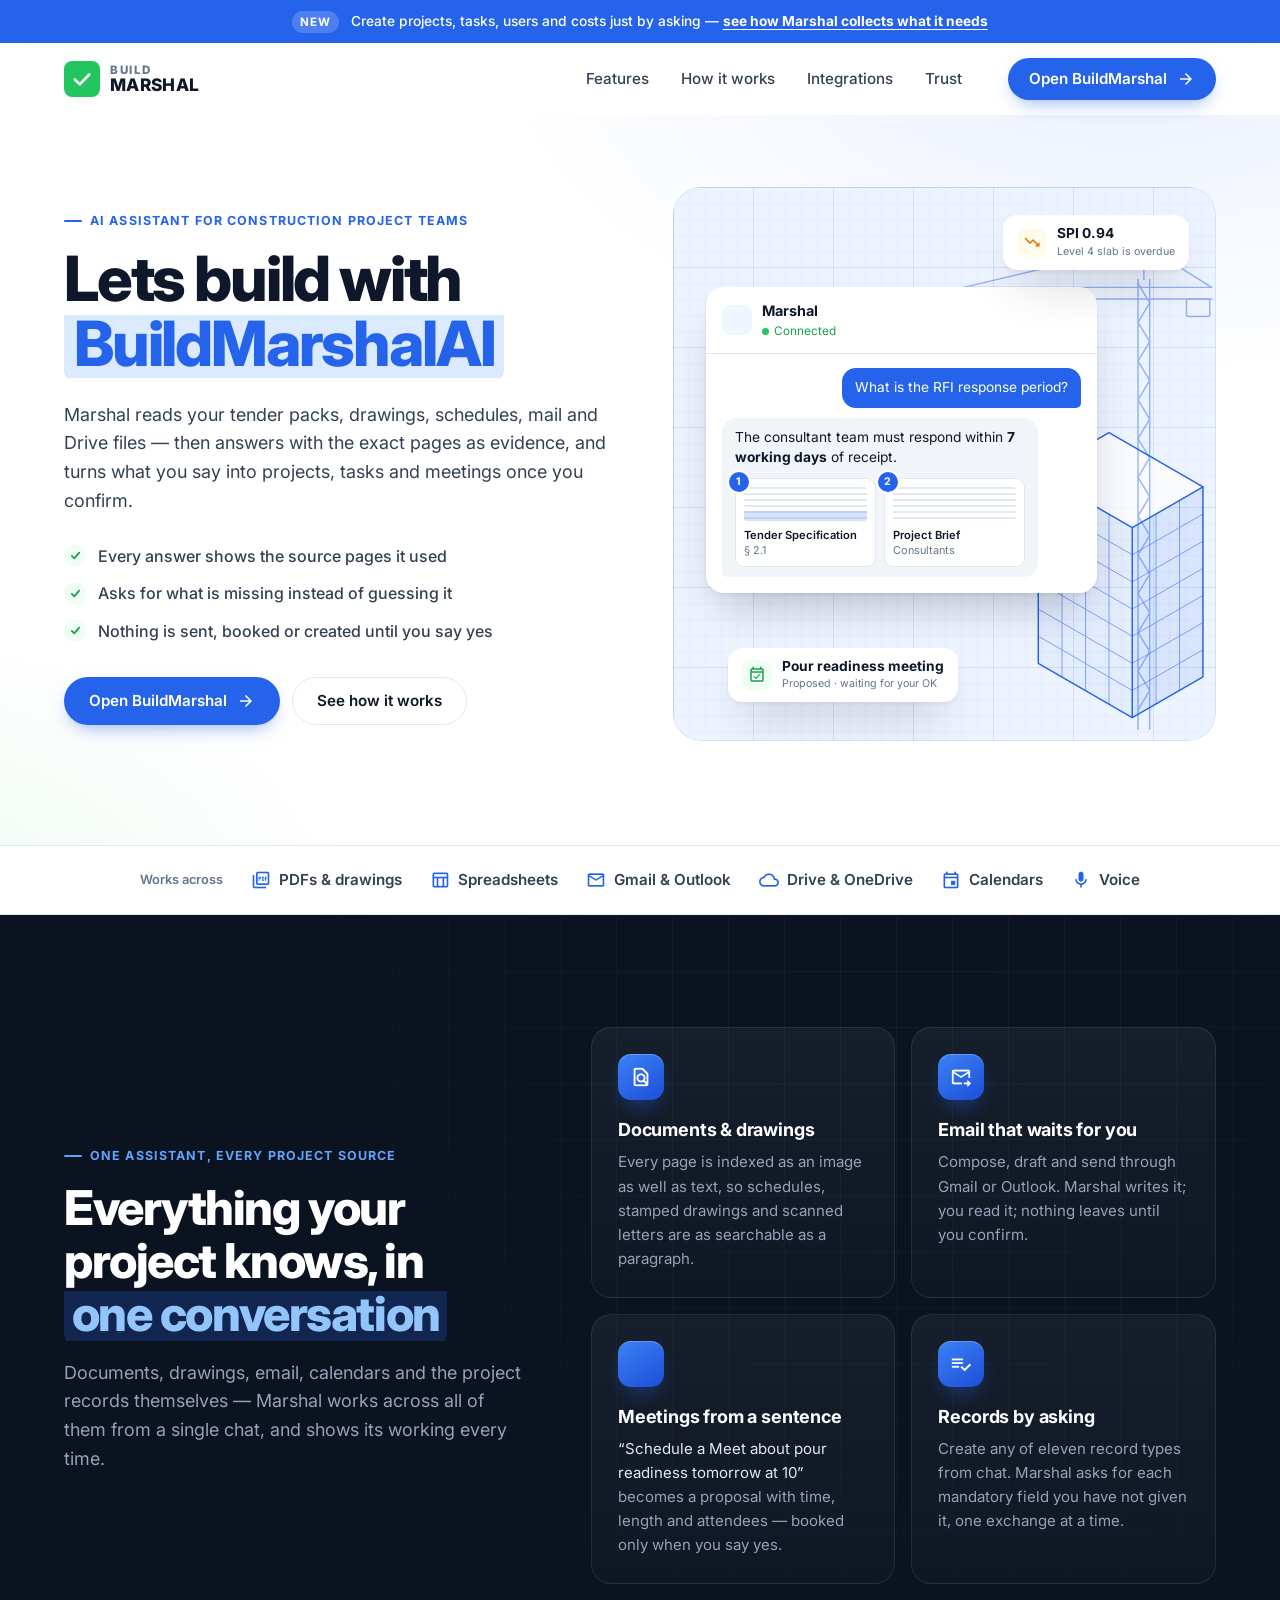
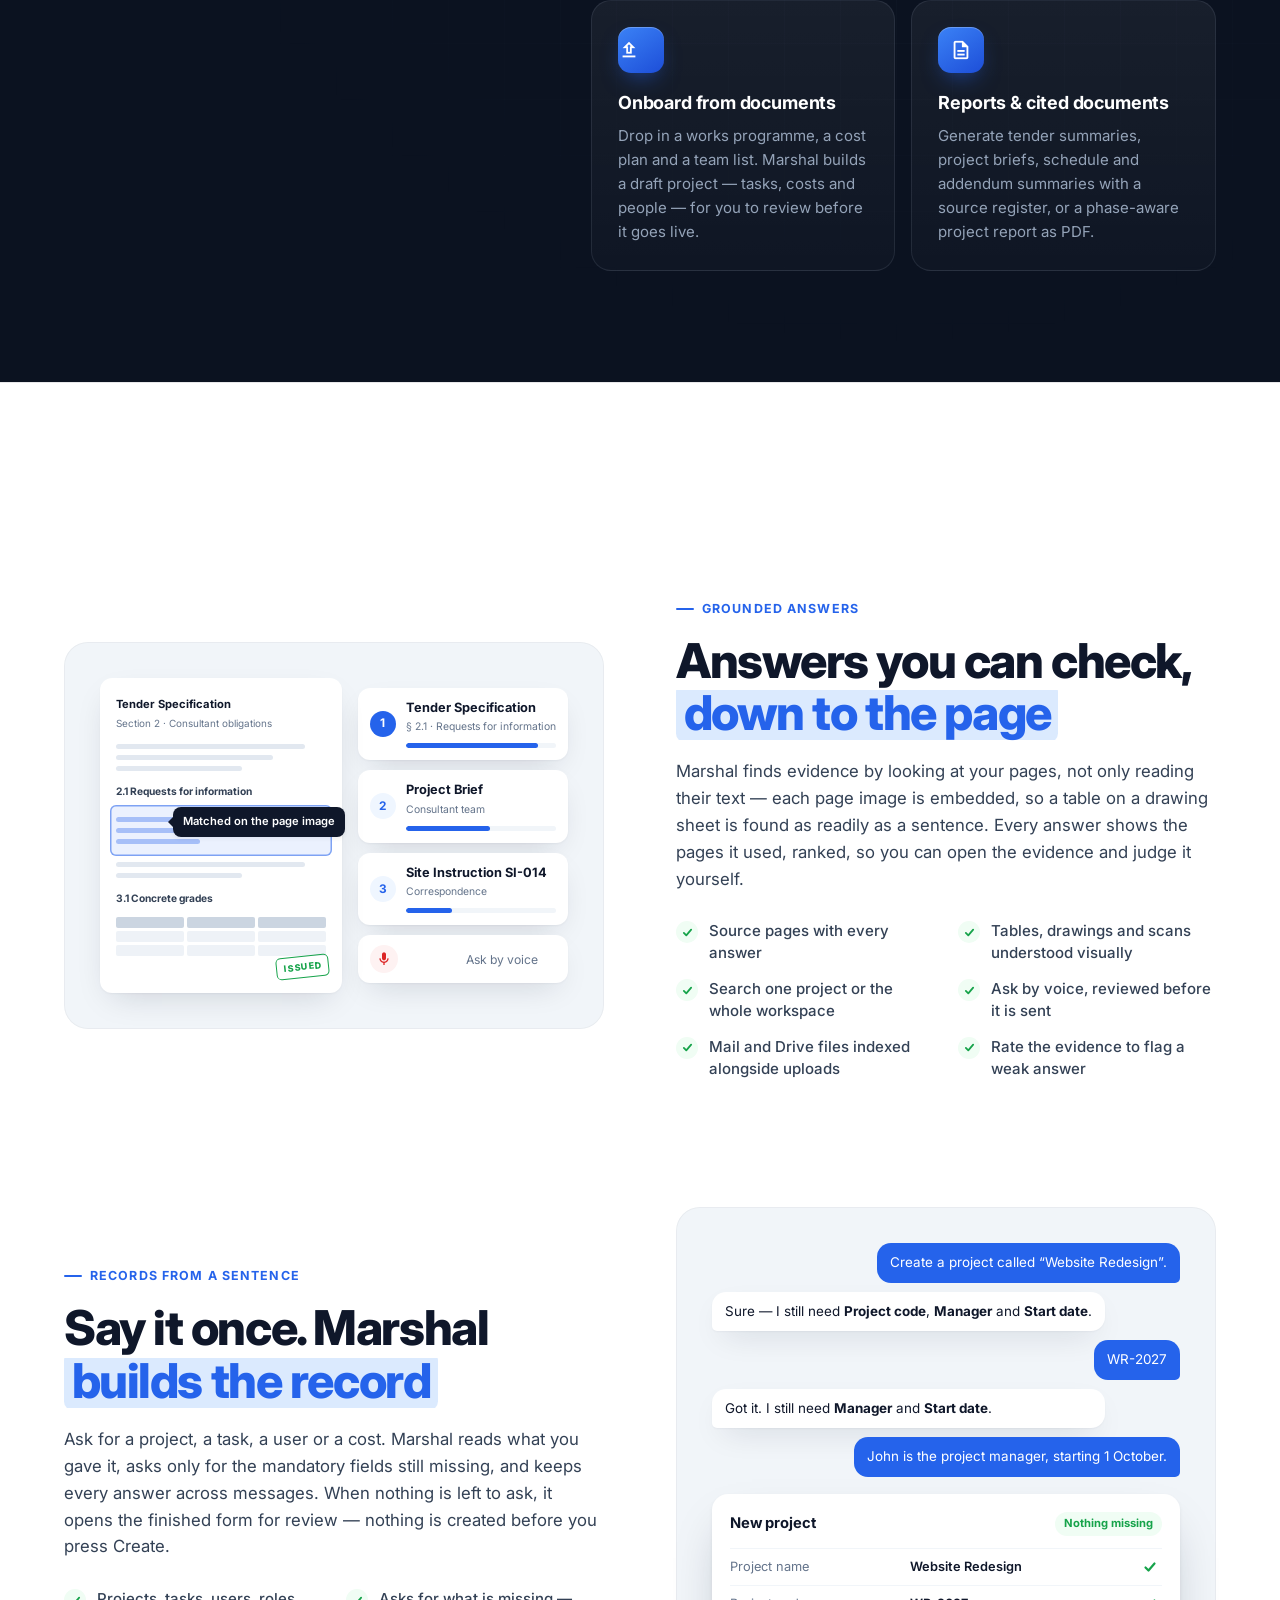
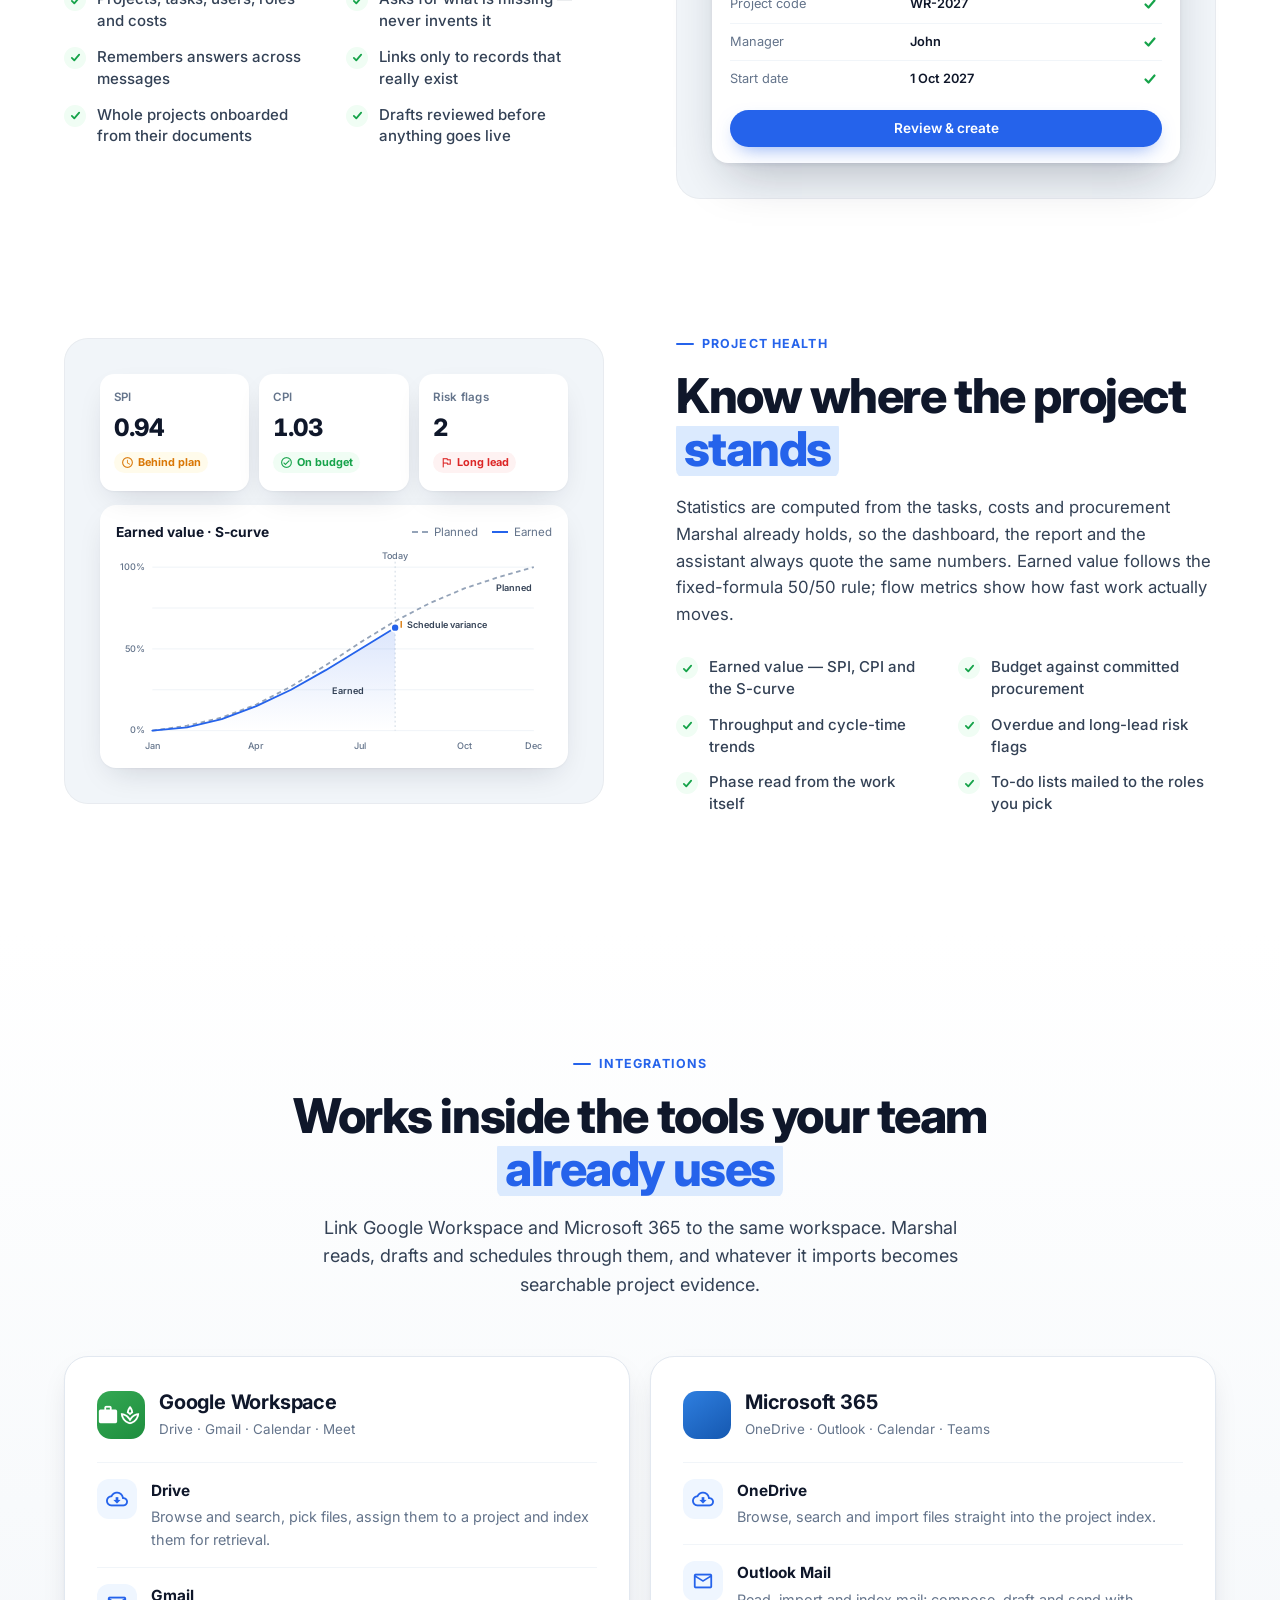
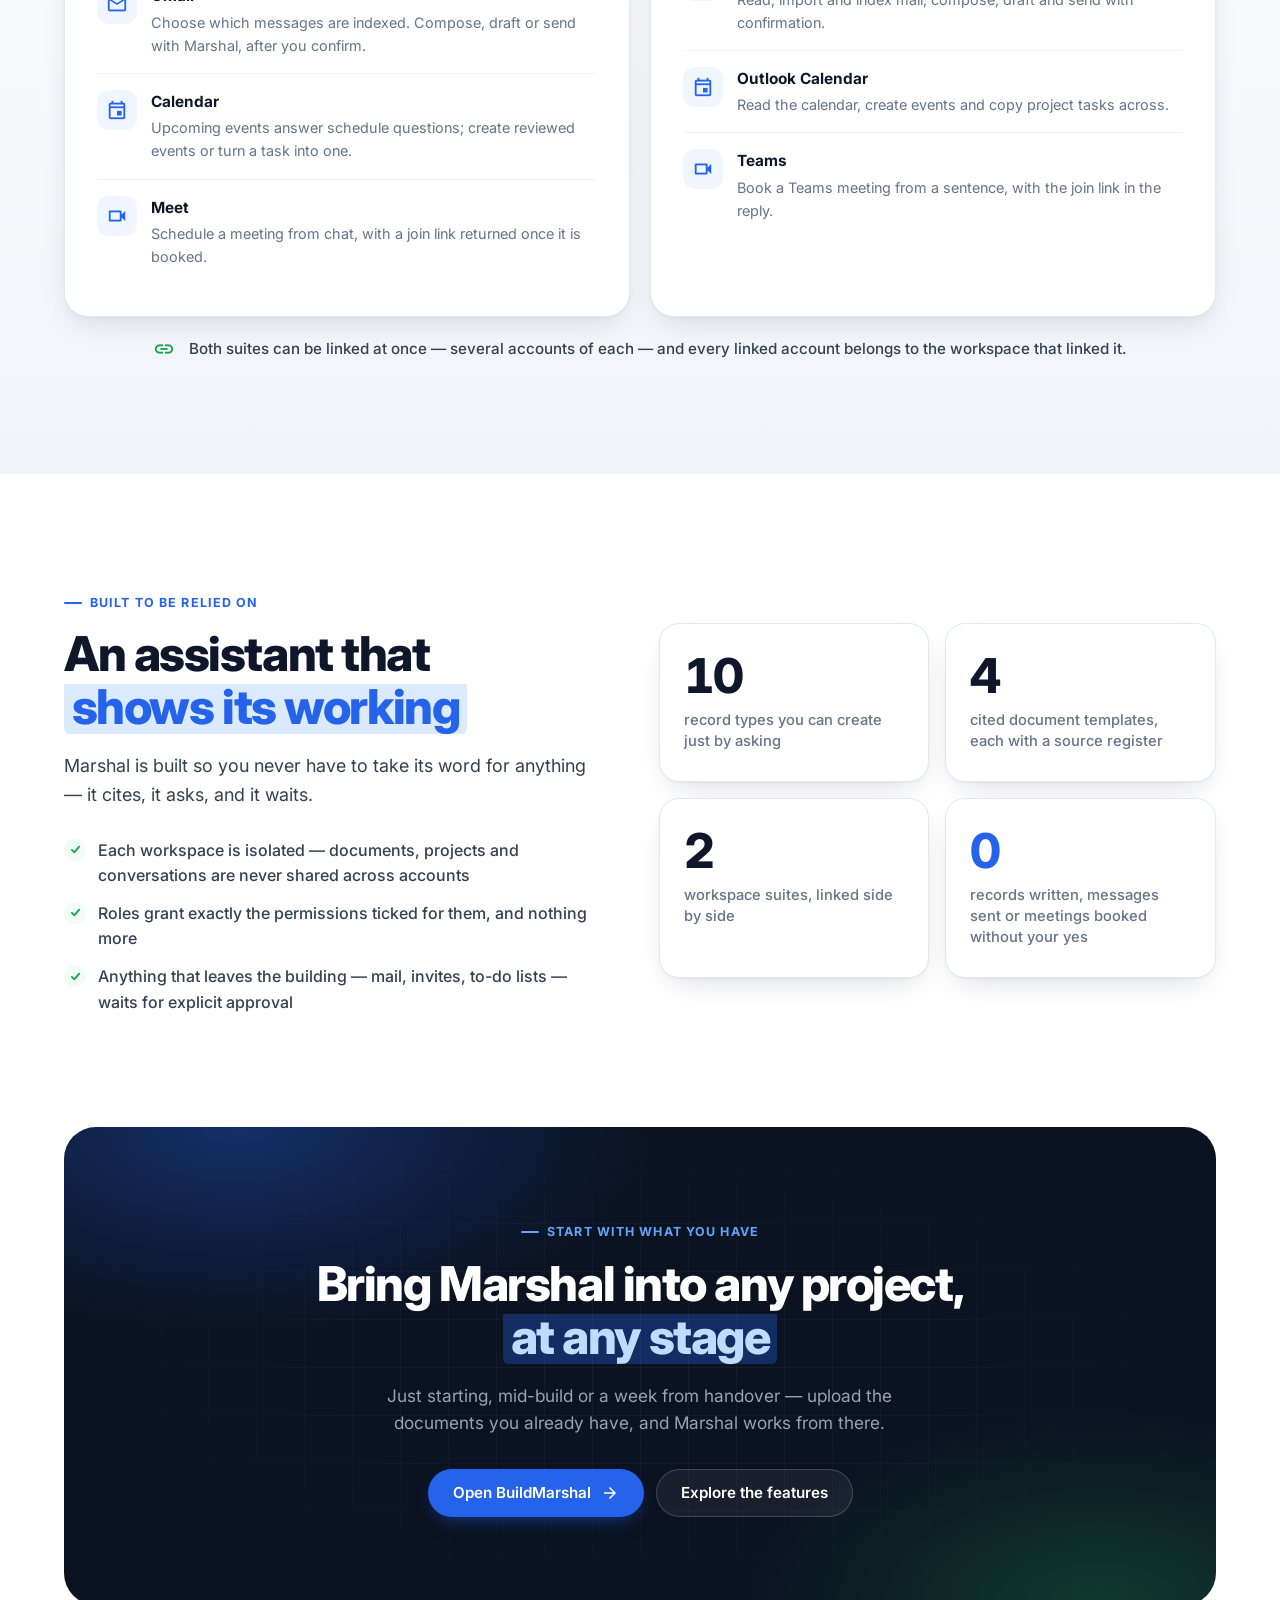
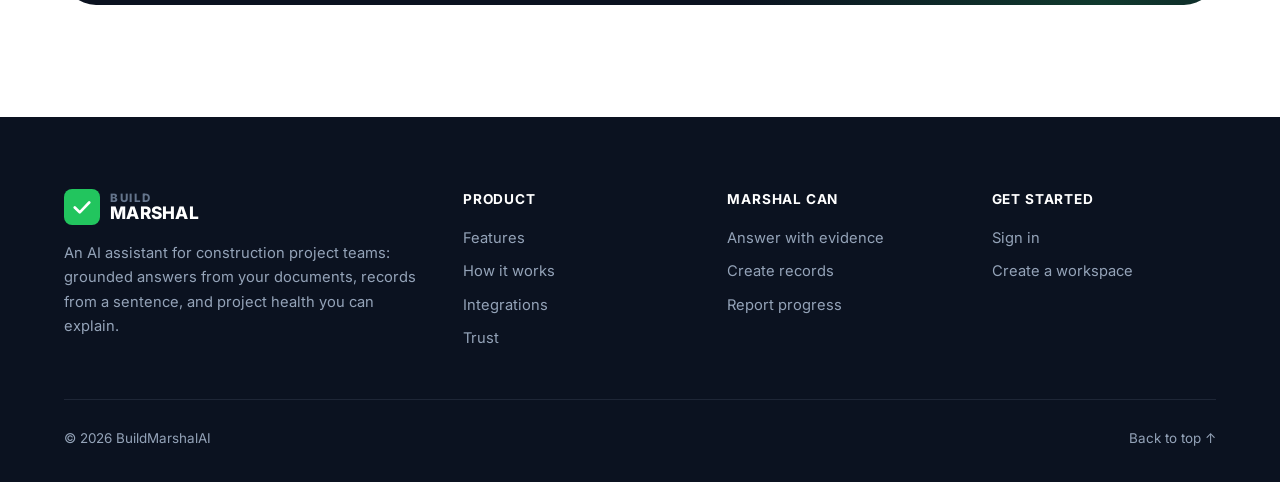
<file: BuildMarshalAI_capstone/frontend/index.html>
<!DOCTYPE html>
<html lang="en">

<head>
  <meta charset="UTF-8">
  <script>
    // Someone arriving with no session sees the homepage, not a bare sign-in box.
    // It runs before anything else in the page so nothing flashes first.
    //
    // ?signin and ?signup ask for the sign-in screen itself -- that is where the
    // homepage's buttons point -- and a stored session goes straight on to the
    // app, which checks it with the backend exactly as it always has.
    (function () {
      try {
        var params = new URLSearchParams(window.location.search);
        if (params.has('signin') || params.has('signup')) return;
        var stored = JSON.parse(window.localStorage.getItem('bmarshal_session') || 'null');
        if (stored && stored.token) return;
        window.location.replace('home.html');
      } catch (e) {
        // Storage refused (a locked-down browser): the sign-in screen still works.
      }
    })();
  </script>
  <meta name="viewport" content="width=device-width, initial-scale=1.0, maximum-scale=1.0, user-scalable=no">
  <meta name="description"
    content="BuildMarshal — AI-powered construction project management platform with document intelligence.">
  <meta name="theme-color" content="#1e293b">
  <meta name="apple-mobile-web-app-capable" content="yes">
  <meta name="apple-mobile-web-app-status-bar-style" content="black-translucent">
  <title>BuildMarshal — Construction Project Management</title>
  <link rel="icon"
    href="data:image/svg+xml,<svg xmlns='http://www.w3.org/2000/svg' viewBox='0 0 100 100'><defs><linearGradient id='g' x1='0%25' y1='0%25' x2='100%25' y2='100%25'><stop offset='0%25' style='stop-color:%2322c55e'/><stop offset='100%25' style='stop-color:%2316a34a'/></linearGradient></defs><rect rx='20' width='100' height='100' fill='url(%23g)'/><text x='50' y='68' font-size='50' font-weight='900' fill='white' text-anchor='middle' font-family='sans-serif'>BM</text></svg>">
  <link rel="preconnect" href="https://fonts.googleapis.com">
  <link rel="preconnect" href="https://fonts.gstatic.com" crossorigin>
  <link href="https://fonts.googleapis.com/css2?family=Inter:wght@300;400;500;600;700;800&display=swap"
    rel="stylesheet">
  <link href="https://fonts.googleapis.com/icon?family=Material+Icons+Outlined" rel="stylesheet">
  <link rel="stylesheet" href="styles.css?v=20260930-calendar-intent">
</head>

<body>
  <div class="app-layout" id="appLayout">

    <!-- ═══ MOBILE OVERLAY ═══ -->
    <div class="sidebar-overlay" id="sidebarOverlay"></div>

    <!-- ═══ LEFT SIDEBAR ═══ -->
    <aside class="sidebar" id="sidebar">
      <div class="sidebar-logo">
        <div class="logo-icon">
          <svg viewBox="0 0 40 40" fill="none" xmlns="http://www.w3.org/2000/svg">
            <rect width="40" height="40" rx="8" fill="#22c55e" />
            <path d="M12 20.5L17.5 26L28 15" stroke="white" stroke-width="3" stroke-linecap="round"
              stroke-linejoin="round" />
          </svg>
        </div>
        <div class="logo-text">
          <span class="logo-build">BUILD</span>
          <span class="logo-marshal">MARSHAL</span>
        </div>
        <button class="btn-icon-only sidebar-close-mobile" id="btnCloseSidebar" aria-label="Close sidebar">
          <span class="material-icons-outlined">close</span>
        </button>
      </div>

      <nav class="sidebar-nav" id="sidebarNav">
        <ul class="nav-list">
          <li class="nav-item" data-page="marshal-chat">
            <span class="material-icons-outlined">smart_toy</span>
            <span class="nav-label">Marshal Chat</span>
          </li>

          <!-- Tasks -->
          <li class="nav-item" data-page="tasks">
            <span class="material-icons-outlined">task_alt</span>
            <span class="nav-label">Tasks</span>
          </li>

          <!-- To-do lists -->
          <li class="nav-item" data-page="todo-lists">
            <span class="material-icons-outlined">checklist</span>
            <span class="nav-label">To-Do Lists</span>
          </li>

          <!-- Onboarding: read an existing project out of its own documents.
               Administrators only; the nav item is hidden for everyone else
               and the API refuses them regardless. -->
          <li class="nav-item" data-page="onboarding" id="navOnboarding" hidden>
            <span class="material-icons-outlined">auto_awesome_motion</span>
            <span class="nav-label">Onboarding</span>
          </li>

          <!-- Projects -->
          <li class="nav-group" id="navGroupProjects">
            <div class="nav-group-header" data-group="projects">
              <span class="material-icons-outlined">folder</span>
              <span class="nav-label">Projects</span>
              <span class="material-icons-outlined nav-chevron">expand_more</span>
            </div>
            <ul class="nav-sublist" id="projectsSubmenu">
              <li class="nav-item sub-item" data-page="all-projects">
                <span class="material-icons-outlined" style="font-size:18px">list</span>
                <span class="nav-label">All Projects</span>
              </li>
              <li class="nav-item sub-item" data-page="project-details">
                <span class="material-icons-outlined" style="font-size:18px">dashboard</span>
                <span class="nav-label">Project Details</span>
              </li>
            </ul>
          </li>

          <!-- Calendar -->
          <li class="nav-item" data-page="calendar">
            <span class="material-icons-outlined">calendar_today</span>
            <span class="nav-label">Calendar</span>
          </li>

          <li class="nav-item" data-page="documents">
            <span class="material-icons-outlined">description</span>
            <span class="nav-label">Documents</span>
            <span class="nav-badge" id="docCountBadge" style="display:none">0</span>
          </li>

          <li class="nav-item" data-page="google-workspace">
            <span class="material-icons-outlined">cloud_sync</span>
            <span class="nav-label">Google Workspace</span>
          </li>

          <li class="nav-item" data-page="microsoft-workspace">
            <span class="material-icons-outlined">window</span>
            <span class="nav-label">Microsoft 365</span>
          </li>

          <!-- Company Settings -->
          <li class="nav-group">
            <div class="nav-group-header" data-group="companySettings">
              <span class="material-icons-outlined">settings</span>
              <span class="nav-label">Company Settings</span>
              <span class="material-icons-outlined nav-chevron">expand_more</span>
            </div>
            <ul class="nav-sublist" id="companySettingsSubmenu">
              <li class="nav-item sub-item" data-page="company-info">
                <span class="material-icons-outlined" style="font-size:18px">business</span>
                <span class="nav-label">Company Info</span>
              </li>
              <li class="nav-item sub-item" data-page="trades">
                <span class="material-icons-outlined" style="font-size:18px">swap_horiz</span>
                <span class="nav-label">Trades</span>
              </li>
              <li class="nav-item sub-item" data-page="vendors">
                <span class="nav-label">External Companies</span>
              </li>
              <li class="nav-item sub-item" data-page="project-types">
                <span class="nav-label">Project Types</span>
              </li>
              <li class="nav-item sub-item" data-page="task-types">
                <span class="nav-label">Task Types</span>
              </li>
              <li class="nav-item sub-item" data-page="user-roles">
                <span class="nav-label">User Roles</span>
              </li>
              <li class="nav-item sub-item" data-page="users">
                <span class="material-icons-outlined" style="font-size:18px">person</span>
                <span class="nav-label">User</span>
              </li>
              <li class="nav-item sub-item" data-page="contact">
                <span class="material-icons-outlined" style="font-size:18px">contacts</span>
                <span class="nav-label">Contact</span>
              </li>
              <li class="nav-item sub-item" data-page="my-feedback">
                <span class="material-icons-outlined" style="font-size:18px">feedback</span>
                <span class="nav-label">My Feedback</span>
              </li>
            </ul>
          </li>
        </ul>

        <div class="sidebar-bottom">
          <div class="nav-item" id="btnOpenSettings">
            <span class="material-icons-outlined">tune</span>
            <span class="nav-label">Settings</span>
          </div>
          <div class="nav-item" id="connectionStatusNav">
            <span class="status-dot disconnected" id="statusDotNav"></span>
            <span class="nav-label" id="statusTextNav">Disconnected</span>
          </div>
        </div>
      </nav>
    </aside>

    <!-- ═══ MAIN AREA ═══ -->
    <div class="main-area">
      <header class="top-header" id="topHeader">
        <div class="header-left">
          <button class="btn-icon-only btn-sidebar-toggle" id="btnSidebarToggle" aria-label="Toggle sidebar">
            <span class="material-icons-outlined">menu</span>
          </button>
          <h1 class="header-page-title" id="headerPageTitle">Project Details</h1>
        </div>
        <div class="header-right">
          <button class="btn-icon-only btn-chat-mobile" id="btnOpenChatMobile" aria-label="Open chat"
            title="Marshal AI Chat">
            <span class="material-icons-outlined">chat</span>
          </button>
          <div class="notif-wrap">
            <button class="btn-icon-only" id="btnNotifications" aria-label="Notifications"
              aria-haspopup="true" aria-expanded="false" title="Upcoming deadlines">
              <span class="material-icons-outlined">notifications</span>
              <span class="notif-badge" id="notifBadge" hidden></span>
            </button>
            <div class="notif-panel" id="notifPanel" role="dialog" aria-label="Upcoming deadlines" hidden></div>
          </div>
          <button class="btn btn-secondary btn-sm" id="btnHeaderSettings">
            <span class="material-icons-outlined" style="font-size:18px">settings</span>
            <span class="btn-label-desktop">Settings</span>
          </button>
          <div class="user-profile-header" id="userProfileHeader"></div>
        </div>
      </header>

      <main class="content-area" id="contentArea">
        <!-- Dynamic content rendered by JS -->
      </main>
    </div>

    <!-- ═══ RIGHT CHAT PANEL ═══ -->
    <aside class="chat-panel" id="chatPanel">
      <div class="chat-resize-handle" id="chatResizeHandle" title="Drag to resize"></div>
      <div class="chat-panel-header" id="chatPanelHeader">
        <div class="chat-panel-title" id="chatPanelTitle" role="button" tabindex="0"
          title="Double-click to toggle full screen">
          <div class="marshal-avatar">
            <span class="material-icons-outlined">smart_toy</span>
          </div>
          <div class="marshal-meta">
            <div class="marshal-name">Marshal</div>
            <div class="marshal-status">
              <span class="status-dot disconnected" id="statusDot"></span>
              <span id="statusText">Disconnected</span>
            </div>
          </div>
        </div>
        <div class="chat-header-actions">
          <button class="btn-icon-only chat-win-hide-min" id="btnChatHistory" aria-label="Chat history"
            title="Chat history">
            <span class="material-icons-outlined">history</span>
          </button>
          <button class="btn-icon-only chat-win-hide-min" id="btnNewChat" aria-label="New chat" title="New chat">
            <span class="material-icons-outlined">add_comment</span>
          </button>
          <button class="btn-icon-only chat-win-hide-min" id="btnExportChat" aria-label="Export to PDF"
            title="Export to PDF">
            <span class="material-icons-outlined">picture_as_pdf</span>
          </button>
          <span class="chat-win-sep chat-win-hide-min" aria-hidden="true"></span>
          <button class="btn-icon-only chat-win-btn chat-win-hide-min" id="btnChatMinimize" aria-label="Minimize chat"
            title="Minimize">
            <span class="material-icons-outlined">minimize</span>
          </button>
          <button class="btn-icon-only chat-win-btn" id="btnChatMaximize" aria-label="Maximize chat"
            aria-pressed="false" title="Full screen">
            <span class="material-icons-outlined" id="btnChatMaximizeIcon">open_in_full</span>
          </button>
          <button class="btn-icon-only chat-win-btn chat-panel-toggle" id="btnToggleChat" aria-label="Close chat panel"
            title="Close">
            <span class="material-icons-outlined">close</span>
          </button>
        </div>
      </div>

      <!-- Chat History Panel (slide-down) -->
      <div class="chat-history-panel" id="chatHistoryPanel">
        <div class="chat-history-header">
          <span>Chat History</span>
          <button class="btn-icon-only" id="btnCloseHistory" aria-label="Close history">
            <span class="material-icons-outlined" style="font-size:18px">close</span>
          </button>
        </div>
        <div class="chat-history-list" id="chatHistoryList">
          <!-- Rendered by JS -->
        </div>
      </div>

      <div class="chat-panel-messages" id="chatMessages">
        <!-- Messages rendered by JS -->
      </div>

      <!-- File attachment preview strip -->
      <div class="chat-attachments" id="chatAttachments" style="display:none">
        <!-- Attached files shown here before sending -->
      </div>

      <div class="chat-panel-input">
        <div class="chat-input-row">
          <button class="btn-icon-only" data-requires="document.upload" id="btnChatAttach" aria-label="Attach file" title="Upload document/audio/image">
            <span class="material-icons-outlined">attach_file</span>
          </button>
          <input type="file" id="chatFileInput" multiple accept="*/*" style="display:none">
          <button class="btn-icon-only btn-voice" id="btnVoiceInput" aria-label="Record voice message"
            title="Record voice message">
            <span class="material-icons-outlined">mic</span>
          </button>
          <textarea id="chatInput" placeholder="Ask about your documents..." rows="1"
            aria-label="Type a message"></textarea>
          <button class="btn-send" id="btnChatSend" aria-label="Send message">
            <span class="material-icons-outlined">send</span>
          </button>
        </div>
      </div>
    </aside>
    <div class="chat-overlay" id="chatOverlay"></div>

    <!-- ═══ MODALS ═══ -->

    <!-- Settings Modal -->
    <div class="modal-overlay" id="settingsModal">
      <div class="modal">
        <div class="modal-header">
          <h2>⚙ Backend Settings</h2>
          <button class="btn-icon-only modal-close" id="btnCloseSettings" aria-label="Close">
            <span class="material-icons-outlined">close</span>
          </button>
        </div>
        <div class="modal-body">
          <div class="form-group">
            <label class="form-label" for="apiUrlInput">Backend URL</label>
            <input type="url" class="form-input" id="apiUrlInput" placeholder="http://127.0.0.1:8000" />
            <div class="form-hint">Use the local URL printed by the CLIProxyAPI notebook, or its ngrok URL when enabled.</div>
          </div>
          <div class="form-group">
            <span class="form-label">Voice input</span>
            <div class="form-hint" id="voiceServiceStatus" role="status">Checking the local voice service…</div>
          </div>
          <div class="form-group">
            <label class="form-label" for="modelSelect">Gemini Model</label>
            <select class="form-input" id="modelSelect">
              <option value="gemini-3.7-flash-high">Gemini 3.7 Flash High (CLIProxyAPI)</option>
              <option value="auto">Auto-select available Gemini Flash</option>
            </select>
          </div>
          <div class="form-group">
            <label class="form-label" for="topKInput">Retrieval Top-K</label>
            <input type="number" class="form-input" id="topKInput" value="5" min="1" max="20" />
            <div class="form-hint">Number of document pages to retrieve per query (1-20).</div>
          </div>
        </div>
        <div class="modal-footer">
          <button class="btn btn-secondary" id="btnCancelSettings">Cancel</button>
          <button class="btn btn-primary" id="btnSaveSettings">Save Changes</button>
        </div>
      </div>
    </div>

    <!-- CRUD Modal -->
    <div class="modal-overlay" id="crudModal">
      <div class="modal">
        <div class="modal-header">
          <h2 id="crudModalTitle">Create</h2>
          <button class="btn-icon-only modal-close" id="btnCloseCrud" aria-label="Close">
            <span class="material-icons-outlined">close</span>
          </button>
        </div>
        <div class="modal-body" id="crudModalBody"></div>
        <div class="modal-footer">
          <button class="btn btn-secondary" id="btnCancelCrud">Cancel</button>
          <button class="btn btn-primary" id="btnSaveCrud">Save</button>
        </div>
      </div>
    </div>

    <!-- Document Preview Modal -->
    <div class="modal-overlay" id="docPreviewModal">
      <div class="modal modal-lg">
        <div class="modal-header">
          <h2 id="docPreviewTitle">Document Preview</h2>
          <button class="btn-icon-only modal-close" id="btnCloseDocPreview" aria-label="Close">
            <span class="material-icons-outlined">close</span>
          </button>
        </div>
        <div class="modal-body doc-preview-body" id="docPreviewBody">
          <!-- Preview content rendered dynamically -->
        </div>
      </div>
    </div>

    <!-- Exact-page Evidence Viewer -->
    <div class="modal-overlay" id="evidenceModal">
      <div class="modal evidence-modal" role="dialog" aria-modal="true" aria-labelledby="evidenceTitle">
        <div class="modal-header evidence-modal-header">
          <div>
            <div class="evidence-eyebrow">Verified evidence</div>
            <h2 id="evidenceTitle">Source page</h2>
            <div class="evidence-subtitle" id="evidenceSubtitle"></div>
          </div>
          <button class="btn-icon-only modal-close" id="btnCloseEvidence" aria-label="Close evidence viewer">
            <span class="material-icons-outlined">close</span>
          </button>
        </div>
        <div class="modal-body evidence-body" id="evidenceBody">
          <div class="preview-loading"><div class="typing-indicator"><div class="dot"></div><div class="dot"></div><div class="dot"></div></div><p>Loading evidence…</p></div>
        </div>
        <div class="evidence-footer">
          <span>Was this page useful for the answer?</span>
          <div class="evidence-feedback-actions">
            <button class="btn btn-secondary evidence-feedback-btn" data-rating="relevant"><span class="material-icons-outlined">thumb_up</span> Relevant</button>
            <button class="btn btn-secondary evidence-feedback-btn" data-rating="not_relevant"><span class="material-icons-outlined">thumb_down</span> Not relevant</button>
          </div>
        </div>
      </div>
    </div>

    <!-- Image Preview -->
    <div class="image-preview-overlay" id="imagePreviewOverlay">
      <button class="btn-icon-only image-preview-close" aria-label="Close preview">
        <span class="material-icons-outlined">close</span>
      </button>
      <img id="imagePreviewImg" src="" alt="Preview" />
    </div>

    <!-- Upload Panel -->
    <div class="upload-panel-overlay" id="uploadPanelOverlay"></div>
    <aside class="upload-panel" id="uploadPanel">
      <div class="upload-panel-header">
        <h2>📁 Upload Files</h2>
        <button class="btn-icon-only" id="btnCloseUploadPanel" aria-label="Close">
          <span class="material-icons-outlined">close</span>
        </button>
      </div>
      <div class="drop-zone" id="dropZone">
        <input type="file" id="fileInput" multiple accept="*/*" />
        <span class="material-icons-outlined drop-zone-icon">cloud_upload</span>
        <div class="drop-zone-text">Drop files here or click to browse</div>
        <div class="drop-zone-hint">PDF, Excel, Word, Images, Audio — up to 50MB each</div>
      </div>
      <div class="document-list" id="documentList">
        <div class="document-list-header">
          <span>Indexed Documents</span>
          <span id="docTotalCount">0 files</span>
        </div>
      </div>
    </aside>

    <!-- Toast Notifications -->
    <div class="toast-container" id="toastContainer" role="status" aria-live="polite"></div>
  </div>

  <!-- ═══ AUTHENTICATION GATE ═══ -->
  <div class="auth-gate" id="authGate" role="dialog" aria-modal="true" aria-labelledby="authGateHeading">
    <div class="auth-gate-panel">
      <div class="auth-gate-brand">
        <div class="logo-icon">
          <svg viewBox="0 0 40 40" fill="none" xmlns="http://www.w3.org/2000/svg">
            <rect width="40" height="40" rx="8" fill="#22c55e" />
            <path d="M12 20.5L17.5 26L28 15" stroke="white" stroke-width="3" stroke-linecap="round"
              stroke-linejoin="round" />
          </svg>
        </div>
        <div class="logo-text">
          <span class="logo-build">BUILD</span>
          <span class="logo-marshal">MARSHAL</span>
        </div>
      </div>
      <h1 class="auth-gate-heading" id="authGateHeading">Sign in to your workspace</h1>
      <p class="auth-gate-subheading">Every account keeps its own documents, index, projects, settings, and
        conversations.</p>

      <div class="auth-tabs" role="tablist">
        <button class="auth-tab active" id="tabBtnSignIn" role="tab" aria-selected="true">Sign in</button>
        <button class="auth-tab" id="tabBtnSignUp" role="tab" aria-selected="false">Create account</button>
      </div>

      <form class="auth-form" id="formSignIn" autocomplete="on">
        <div class="form-group">
          <label class="form-label" for="signInEmail">Email</label>
          <input class="form-input" type="email" id="signInEmail" autocomplete="username" required
            placeholder="you@company.com">
        </div>
        <div class="form-group">
          <label class="form-label" for="signInPassword">Password</label>
          <input class="form-input" type="password" id="signInPassword" autocomplete="current-password" required
            placeholder="Your password">
        </div>
        <div class="auth-error" id="signInError" role="alert"></div>
        <div class="auth-form-footer">
          <button class="btn btn-primary btn-block" type="submit" id="btnSignInSubmit">Sign in</button>
          <div class="auth-switch-text">No account yet? <a href="#" id="linkSwitchToSignUp">Create one</a></div>
        </div>
      </form>

      <form class="auth-form" id="formSignUp" style="display:none" autocomplete="on">
        <div class="form-row">
          <div class="form-group">
            <label class="form-label" for="signUpName">Your name</label>
            <input class="form-input" type="text" id="signUpName" autocomplete="name" required placeholder="Jane Engineer">
          </div>
          <div class="form-group">
            <label class="form-label" for="signUpAccount">Workspace name</label>
            <input class="form-input" type="text" id="signUpAccount" placeholder="Apex Structures">
          </div>
        </div>
        <div class="form-group">
          <label class="form-label" for="signUpEmail">Email</label>
          <input class="form-input" type="email" id="signUpEmail" autocomplete="username" required
            placeholder="you@company.com">
        </div>
        <div class="form-row">
          <div class="form-group">
            <label class="form-label" for="signUpPassword">Password</label>
            <input class="form-input" type="password" id="signUpPassword" autocomplete="new-password" required
              minlength="8" placeholder="At least 8 characters">
          </div>
          <div class="form-group">
            <label class="form-label" for="signUpConfirm">Confirm password</label>
            <input class="form-input" type="password" id="signUpConfirm" autocomplete="new-password" required
              minlength="8" placeholder="Repeat password">
          </div>
        </div>
        <div class="auth-error" id="signUpError" role="alert"></div>
        <div class="auth-form-footer">
          <button class="btn btn-primary btn-block" type="submit" id="btnSignUpSubmit">Create account</button>
          <div class="auth-switch-text">Already have an account? <a href="#" id="linkSwitchToSignIn">Sign in</a></div>
        </div>
      </form>

      <div class="auth-gate-backend">
        <label class="form-label" for="authApiUrlInput">Backend URL</label>
        <input class="form-input" type="url" id="authApiUrlInput" placeholder="http://127.0.0.1:8000">
        <div class="form-hint">Change this only if the backend is not on the default local address.</div>
      </div>
    </div>
  </div>

  <script src="https://accounts.google.com/gsi/client" async defer></script>
  <script src="local-config.js?v=20260920-ports"></script>
  <script src="config.js?v=20260920-ports"></script>
  <script src="app.js?v=20260930-calendar-intent"></script>
</body>

</html>
</file>
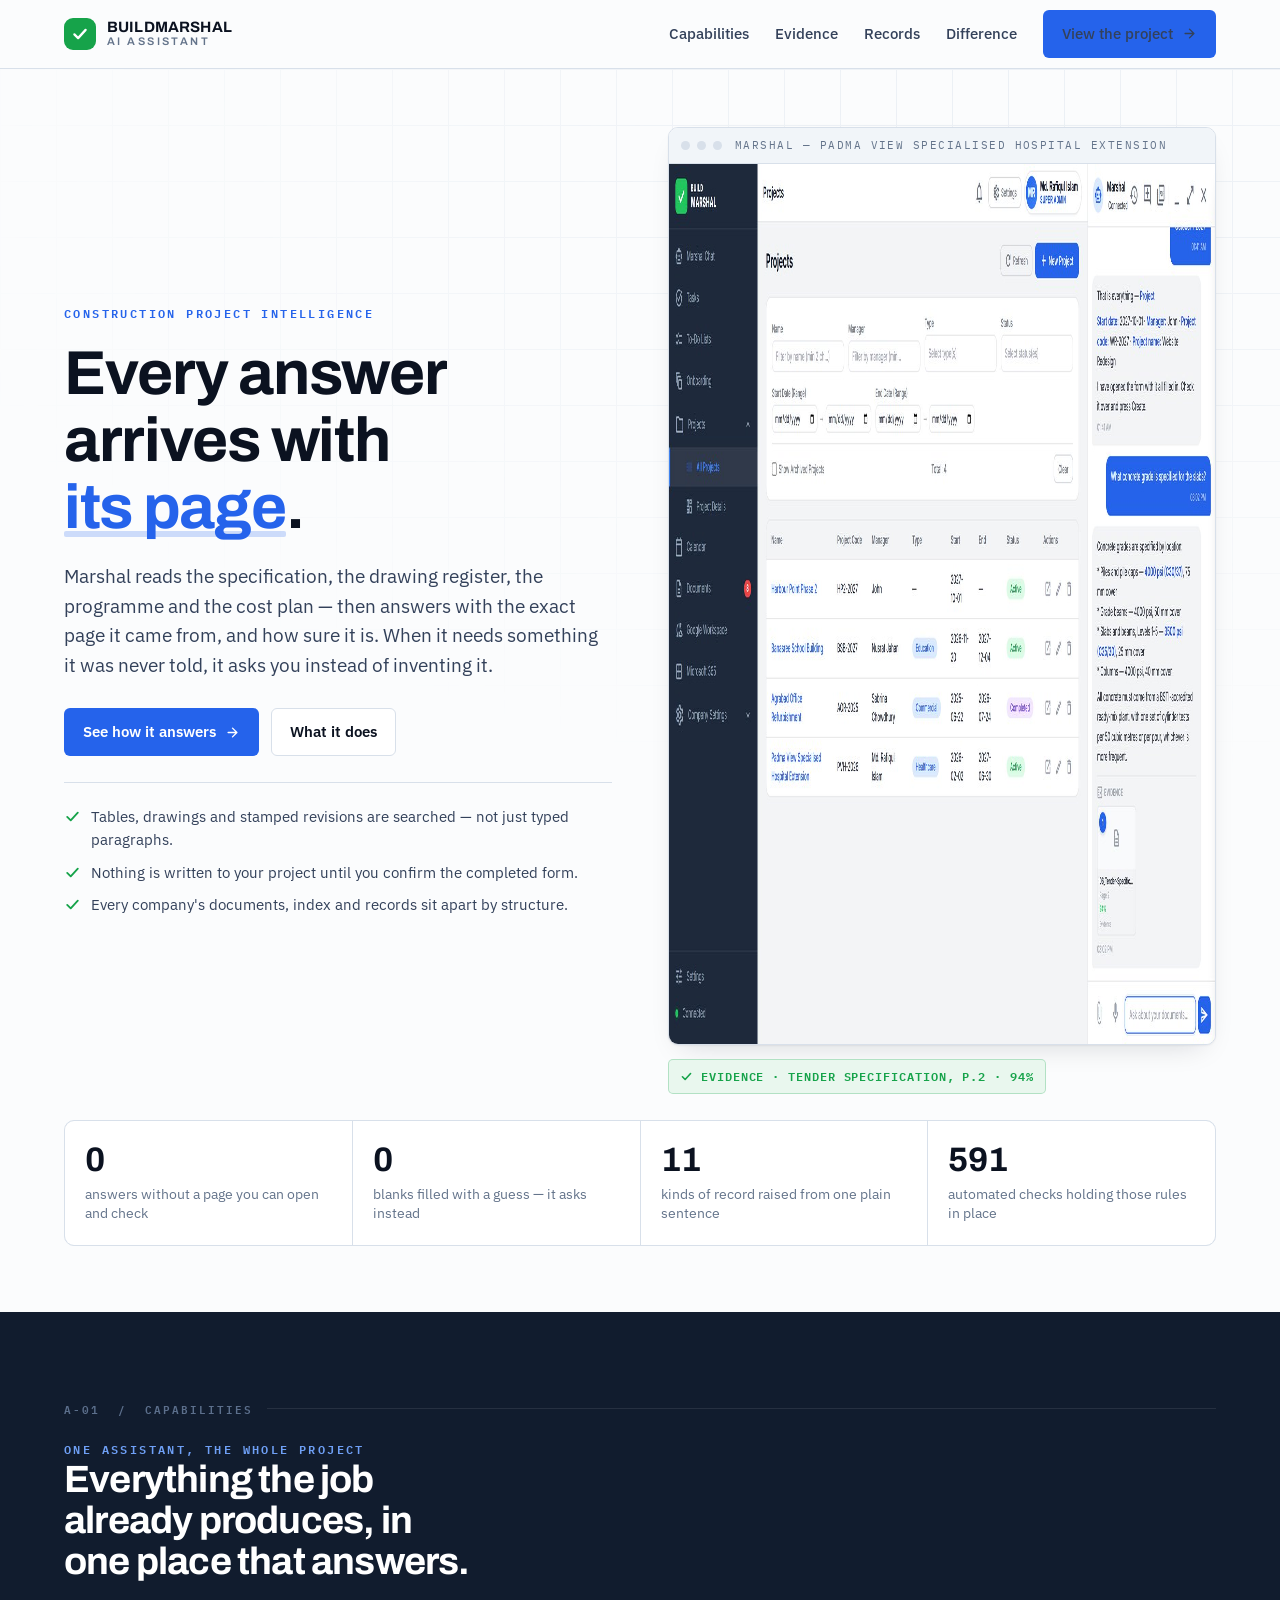
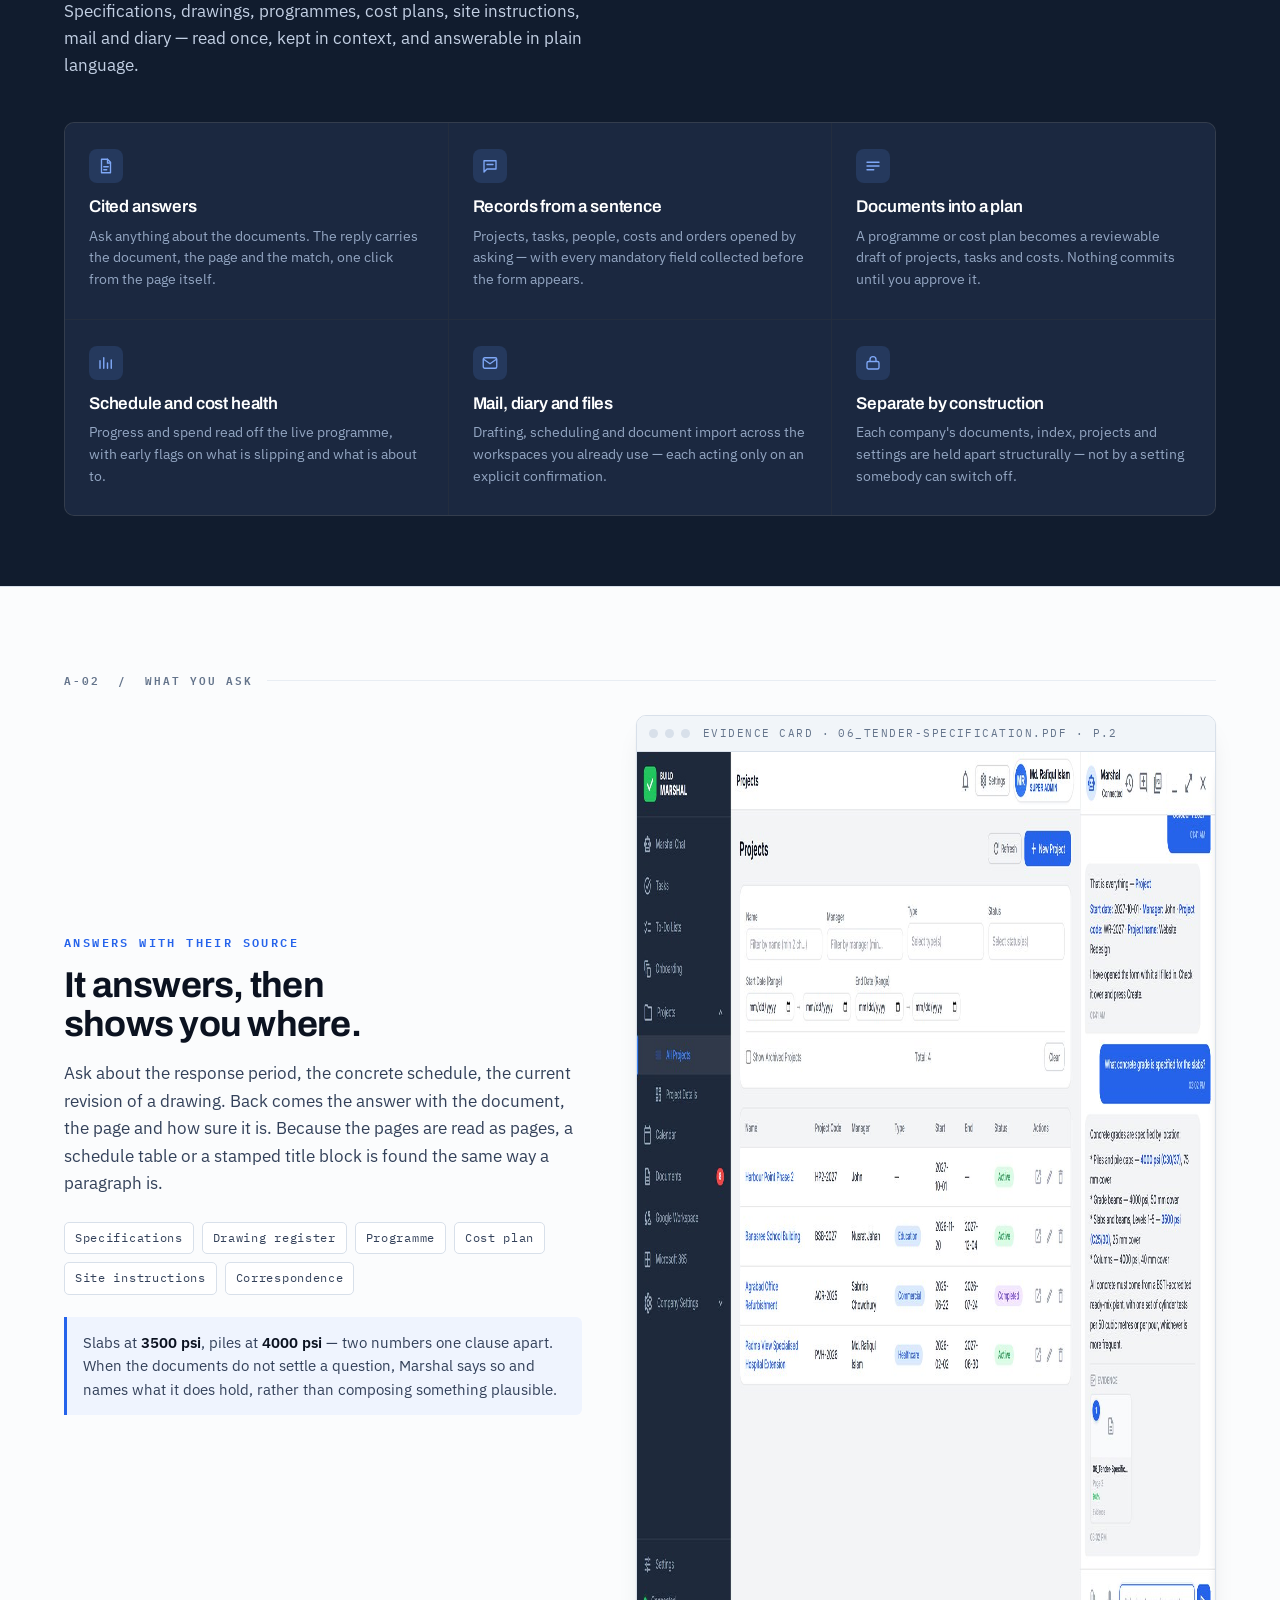
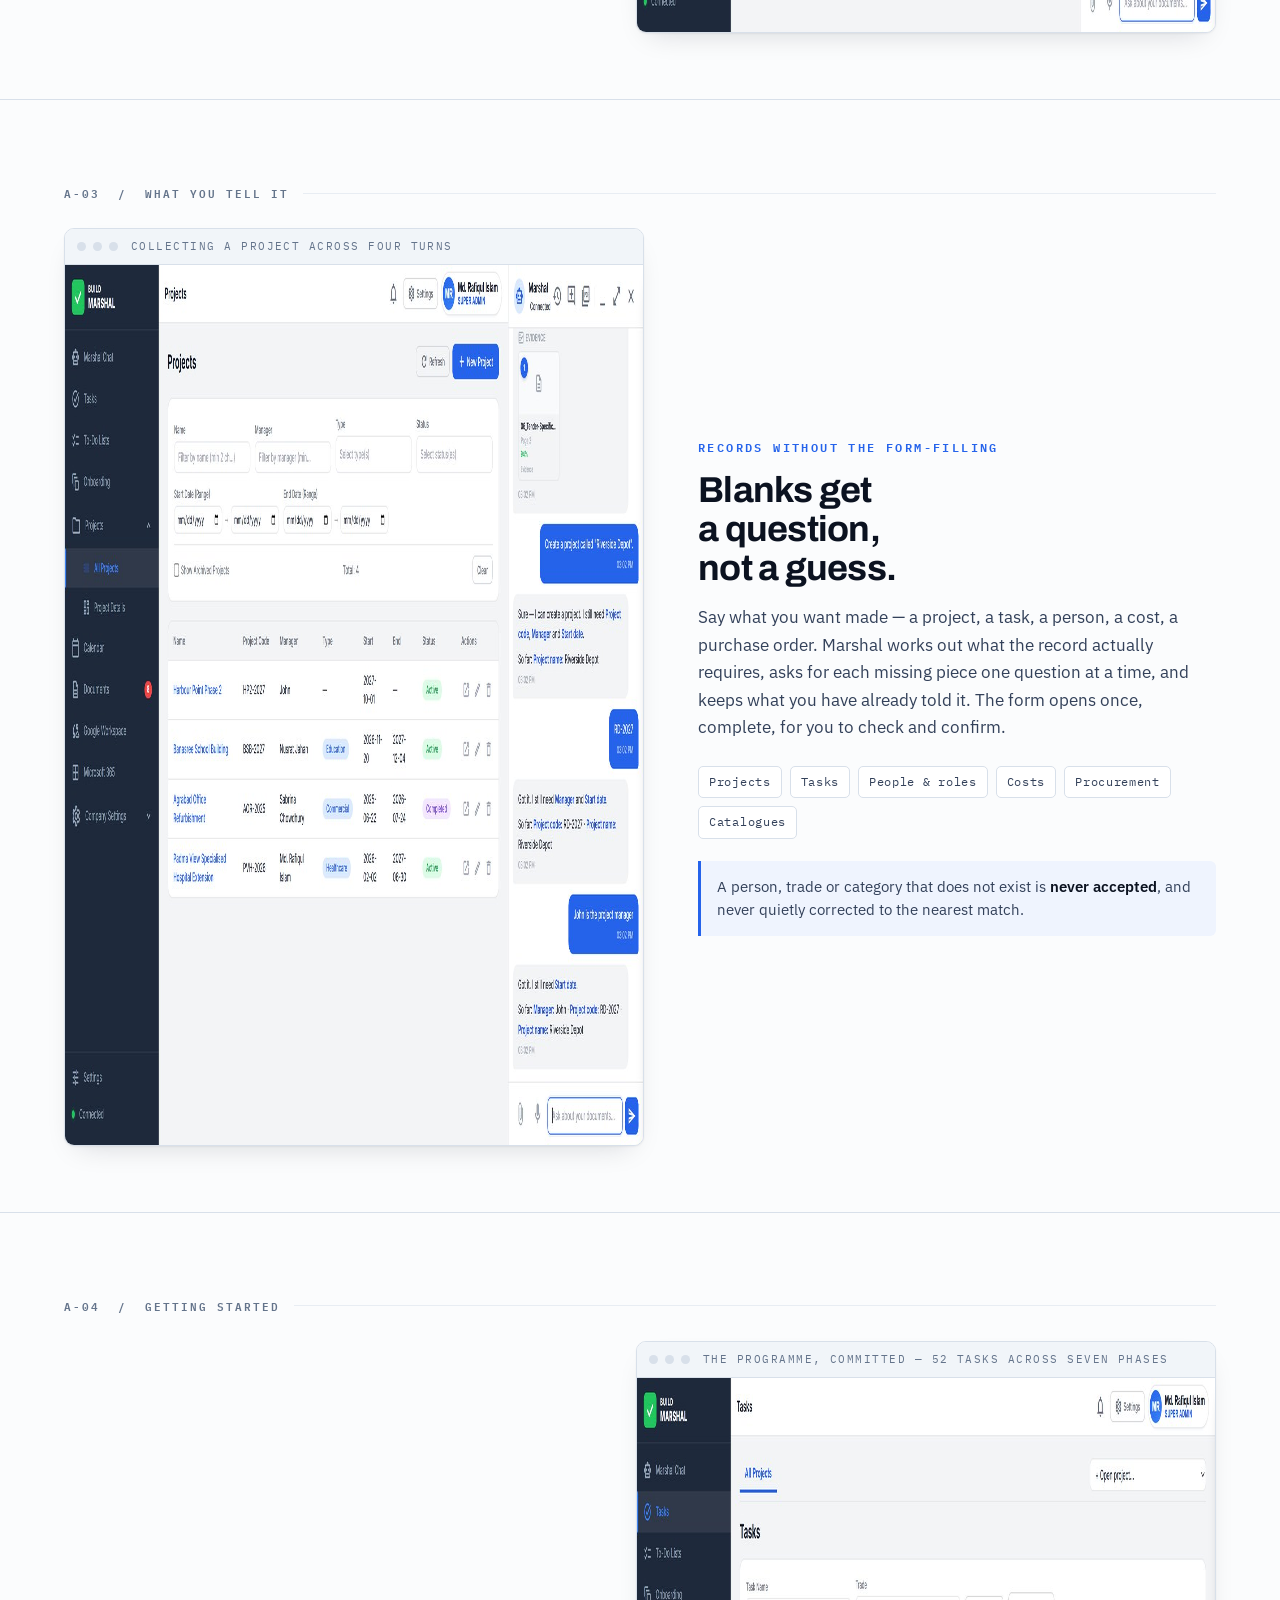
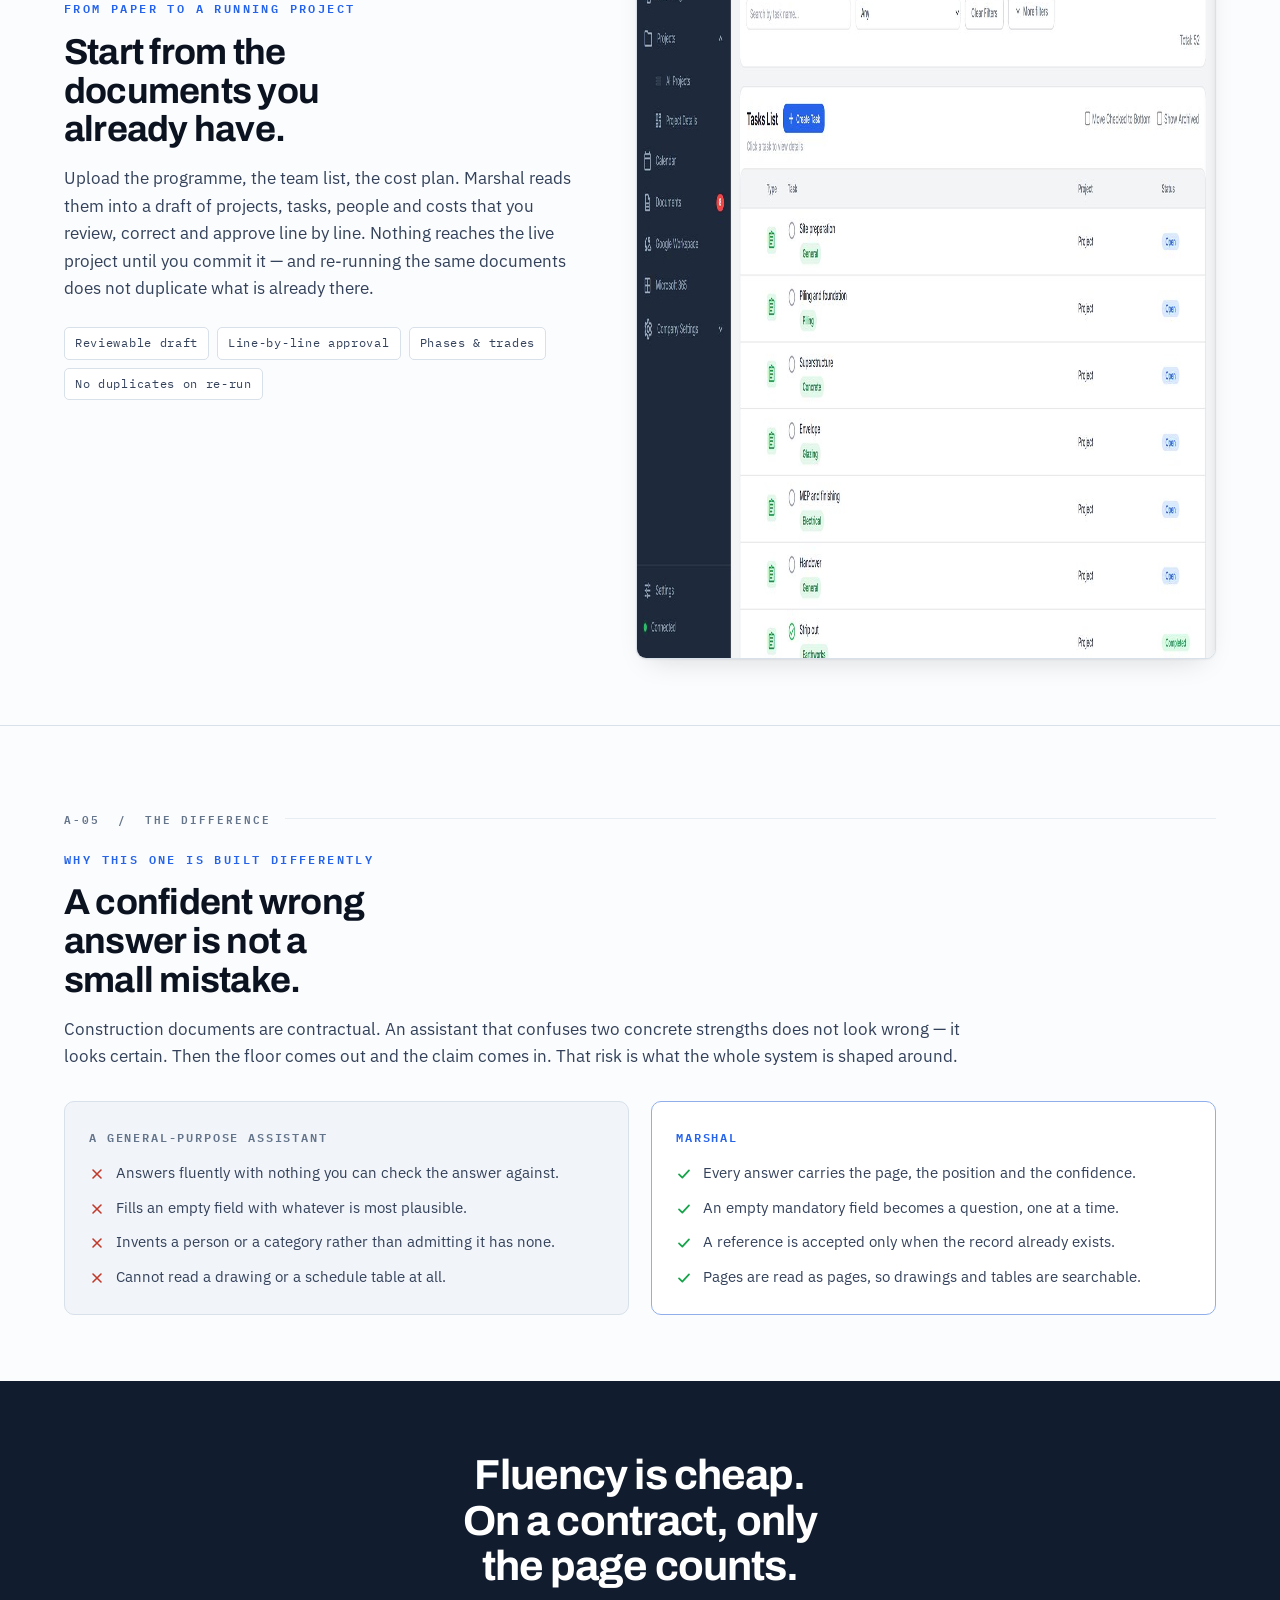
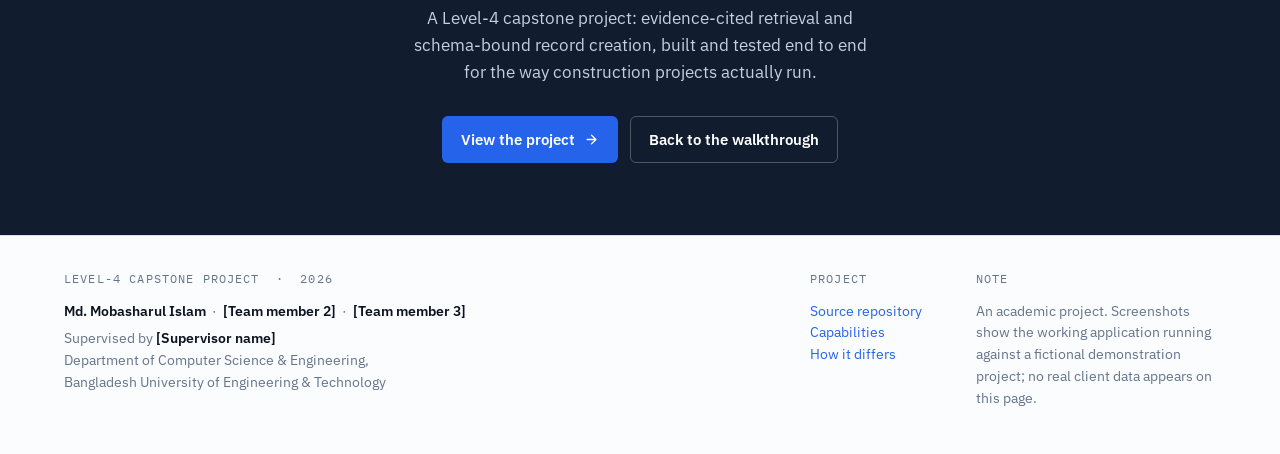
<file: BuildMarshalAI_capstone/site/index.html>
<!doctype html>
<html lang="en">
<head>
<meta charset="utf-8">
<meta name="viewport" content="width=device-width, initial-scale=1, viewport-fit=cover">
<title>BuildMarshal</title>
<link rel="preconnect" href="https://fonts.googleapis.com">
<link rel="preconnect" href="https://fonts.gstatic.com" crossorigin>
<link rel="stylesheet" href="https://fonts.googleapis.com/css2?family=Archivo:wght@500;600;700&family=IBM+Plex+Mono:wght@400;500;600&family=IBM+Plex+Sans:wght@400;500;600&display=swap">
<style>
/* ═══════════════════════════════════════════════════════════════════════
   BuildMarshal — project homepage.

   The page is set like a drawing set, because that is the world it belongs
   to: hairline rules, a margin rail, sheet references in the corner of every
   band, annotations in monospace. The references are real structure, not
   decoration — they number the sections the way sheets in a set are numbered.

   Colour comes from the application's own tokens rather than being invented
   for the page: #2563EB is the product's primary, #16A34A is its mark, and
   #1E293B is the navigation it already ships. Green is reserved for one
   meaning throughout — verified evidence — and is never spent on decoration.
   ═══════════════════════════════════════════════════════════════════════ */

:root{
  color-scheme: light;
  --paper:#FBFCFD;       /* cool white; the sheet */
  --surface:#FFFFFF;
  --sunk:#F1F5F9;
  --ink:#0B1220;         /* near-black, biased blue so it sits with the accent */
  --body:#33415A;
  --muted:#64748B;
  --rule:#D8E0EA;        /* hairline; the drawing border */
  --rule-soft:#E8EDF3;
  --blue:#2563EB;        /* the product's primary — the one accent */
  --blue-deep:#1D4ED8;
  --blue-wash:#EFF4FE;
  --green:#16A34A;       /* reserved: verified evidence, nothing else */
  --green-wash:#E9F7EE;
  --slate:#111C2E;       /* dark bands */
  --slate-2:#1B2840;
  --on-slate:#C3D0E4;
  --shadow:0 1px 2px rgba(11,18,32,.05), 0 12px 28px -14px rgba(11,18,32,.18);
}
@media (prefers-color-scheme: dark){
  :root:not([data-theme="light"]){
    color-scheme: dark;
    --paper:#0A111C; --surface:#0F1826; --sunk:#131F31;
    --ink:#EAF0F8; --body:#AFC0D6; --muted:#7D8FA8;
    --rule:#22304A; --rule-soft:#1A2639;
    --blue:#5B8DEF; --blue-deep:#7BA5F5; --blue-wash:#16233A;
    --green:#3DD17F; --green-wash:#13301F;
    --slate:#070C15; --slate-2:#0E1727; --on-slate:#9FB2CC;
    --shadow:0 1px 2px rgba(0,0,0,.4), 0 14px 30px -16px rgba(0,0,0,.7);
  }
}
:root[data-theme="dark"]{
  color-scheme: dark;
  --paper:#0A111C; --surface:#0F1826; --sunk:#131F31;
  --ink:#EAF0F8; --body:#AFC0D6; --muted:#7D8FA8;
  --rule:#22304A; --rule-soft:#1A2639;
  --blue:#5B8DEF; --blue-deep:#7BA5F5; --blue-wash:#16233A;
  --green:#3DD17F; --green-wash:#13301F;
  --slate:#070C15; --slate-2:#0E1727; --on-slate:#9FB2CC;
  --shadow:0 1px 2px rgba(0,0,0,.4), 0 14px 30px -16px rgba(0,0,0,.7);
}

*{box-sizing:border-box}
body{
  margin:0; background:var(--paper); color:var(--body);
  font-family:'IBM Plex Sans',system-ui,-apple-system,Segoe UI,sans-serif;
  font-size:16px; line-height:1.62; -webkit-font-smoothing:antialiased;
}
h1,h2,h3,h4{font-family:'Archivo',Helvetica,Arial,sans-serif; color:var(--ink);
            margin:0; line-height:1.08; letter-spacing:-0.021em; text-wrap:balance}
p{margin:0}
a{color:inherit}
img{max-width:100%; display:block}
.mono{font-family:'IBM Plex Mono',ui-monospace,Menlo,monospace}

.wrap{width:100%; max-width:1200px; margin-inline:auto; padding-inline:24px}

/* ── Section rule with its sheet reference ───────────────────────── */
.band{border-top:1px solid var(--rule); position:relative}
.ref{
  font-family:'IBM Plex Mono',monospace; font-size:11px; font-weight:600;
  letter-spacing:.18em; color:var(--muted); text-transform:uppercase;
  display:flex; align-items:center; gap:14px; padding-block:18px 0;
}
.ref::after{content:''; flex:1; height:1px; background:var(--rule-soft)}
.eyebrow{
  font-family:'IBM Plex Mono',monospace; font-size:12px; font-weight:600;
  letter-spacing:.2em; text-transform:uppercase; color:var(--blue);
}

/* ── Header ──────────────────────────────────────────────────────── */
.top{
  position:sticky; top:env(safe-area-inset-top,0px); z-index:40;
  background:color-mix(in srgb, var(--paper) 88%, transparent);
  backdrop-filter:saturate(1.6) blur(12px);
  border-bottom:1px solid var(--rule);
}
.top .wrap{display:flex; align-items:center; gap:28px; height:68px}
.logo{display:flex; align-items:center; gap:11px; text-decoration:none; flex:0 0 auto}
.logo .tick{
  width:32px; height:32px; border-radius:9px; background:var(--green);
  display:grid; place-items:center; flex:0 0 auto;
}
.logo .tick svg{width:18px; height:18px}
.logo .name{font-family:'Archivo',sans-serif; font-weight:700; font-size:15px;
            line-height:1.05; letter-spacing:.01em; color:var(--ink)}
.logo .name span{display:block; font-size:11px; letter-spacing:.22em; color:var(--muted);
                 font-weight:600}
.nav{display:flex; gap:26px; margin-left:auto; align-items:center}
.nav a{font-size:14.5px; text-decoration:none; color:var(--body); font-weight:500}
.nav a:hover{color:var(--blue)}
.btn{
  display:inline-flex; align-items:center; gap:9px; font-weight:600; font-size:14.5px;
  padding:11px 18px; border-radius:6px; text-decoration:none; border:1px solid transparent;
  transition:background .16s ease, border-color .16s ease, color .16s ease;
  font-family:'IBM Plex Sans',sans-serif;
}
.btn-primary{background:var(--blue); color:#fff}
.btn-primary:hover{background:var(--blue-deep)}
.btn-ghost{border-color:var(--rule); color:var(--ink); background:var(--surface)}
.btn-ghost:hover{border-color:var(--blue); color:var(--blue)}
.btn svg{width:15px; height:15px}
@media (max-width:860px){ .nav .hide-sm{display:none} }

/* ── Hero ────────────────────────────────────────────────────────── */
.hero{padding-block:58px 0; position:relative; overflow:hidden}
.hero::before{                      /* survey grid, the drawing's own ground */
  content:''; position:absolute; inset:0; pointer-events:none;
  background-image:linear-gradient(var(--rule-soft) 1px, transparent 1px),
                   linear-gradient(90deg, var(--rule-soft) 1px, transparent 1px);
  background-size:56px 56px;
  mask-image:radial-gradient(120% 70% at 78% 8%, #000 0%, transparent 72%);
  opacity:.9;
}
.hero .wrap{position:relative}
.hero-grid{display:grid; grid-template-columns:minmax(0,1fr) minmax(0,1fr);
           gap:56px; align-items:center}
@media (max-width:980px){ .hero-grid{grid-template-columns:1fr; gap:36px} }
.hero h1{font-size:clamp(38px,5.2vw,62px); font-weight:700; margin-top:18px}
.hero h1 .hl{
  color:var(--blue); position:relative; white-space:nowrap;
}
.hero h1 .hl::after{
  content:''; position:absolute; left:0; right:0; bottom:.06em; height:.10em;
  background:var(--blue); opacity:.22; border-radius:2px;
}
.hero .lede{font-size:18.5px; line-height:1.6; margin-top:20px; max-width:34em; color:var(--body)}
.hero .cta{display:flex; flex-wrap:wrap; gap:12px; margin-top:28px}
.checks{display:grid; gap:9px; margin-top:26px; padding-top:22px; border-top:1px solid var(--rule)}
.checks div{display:flex; gap:10px; align-items:flex-start; font-size:14.5px}
.checks svg{width:17px; height:17px; flex:0 0 auto; margin-top:3px; color:var(--green)}

/* the screenshot, framed like a sheet */
.sheet{
  border:1px solid var(--rule); border-radius:10px; background:var(--surface);
  box-shadow:var(--shadow); overflow:hidden;
}
.sheet-bar{
  display:flex; align-items:center; gap:7px; padding:9px 12px;
  border-bottom:1px solid var(--rule); background:var(--sunk);
}
.sheet-bar i{width:9px; height:9px; border-radius:50%; background:var(--rule); display:block}
.sheet-bar .tag{
  margin-left:6px; font-family:'IBM Plex Mono',monospace; font-size:10.5px;
  letter-spacing:.14em; text-transform:uppercase; color:var(--muted);
}
.callout{
  display:inline-flex; align-items:center; gap:8px; margin-top:14px;
  font-family:'IBM Plex Mono',monospace; font-size:11.5px; letter-spacing:.08em;
  color:var(--green); background:var(--green-wash); border:1px solid color-mix(in srgb,var(--green) 26%, transparent);
  padding:7px 11px; border-radius:5px; text-transform:uppercase; font-weight:600;
}

/* ── Figures ─────────────────────────────────────────────────────── */
.figures{display:grid; grid-template-columns:repeat(4,1fr); gap:1px; background:var(--rule);
         border:1px solid var(--rule); border-radius:10px; overflow:hidden; margin-block:26px 66px}
.figures > div{background:var(--surface); padding:22px 20px}
.figures .n{font-family:'Archivo',sans-serif; font-size:34px; font-weight:700; color:var(--ink);
            line-height:1; font-variant-numeric:tabular-nums}
.figures .t{font-size:13.5px; color:var(--muted); margin-top:8px; line-height:1.42}
@media (max-width:820px){ .figures{grid-template-columns:1fr 1fr} }

/* ── Dark capability band ────────────────────────────────────────── */
.dark{background:var(--slate); color:var(--on-slate); padding-block:70px}
.dark h2{color:#fff; font-size:clamp(27px,3.4vw,38px); font-weight:700; max-width:19ch}
.dark .eyebrow{color:#6FA0F6}
.dark .ref{color:#5C6F8C}
.dark .ref::after{background:rgba(255,255,255,.09)}
.dark .lede{max-width:52ch; margin-top:16px; font-size:16.5px; color:var(--on-slate)}
.cards{display:grid; grid-template-columns:repeat(3,1fr); gap:1px; margin-top:44px;
       background:rgba(255,255,255,.08); border:1px solid rgba(255,255,255,.08); border-radius:10px;
       overflow:hidden}
.cards article{background:var(--slate-2); padding:26px 24px 28px}
.cards h3{color:#fff; font-size:17px; font-weight:600; letter-spacing:-.01em}
.cards p{font-size:14px; margin-top:9px; color:#93A6C2; line-height:1.55}
.cards .ico{width:34px; height:34px; border-radius:8px; background:rgba(91,141,239,.16);
            display:grid; place-items:center; margin-bottom:15px; color:#7FA8F7}
.cards .ico svg{width:18px; height:18px}
@media (max-width:900px){ .cards{grid-template-columns:1fr 1fr} }
@media (max-width:600px){ .cards{grid-template-columns:1fr} }

/* ── Feature sections ────────────────────────────────────────────── */
.feature{padding-block:66px}
.feature .row{display:grid; grid-template-columns:minmax(0,1fr) minmax(0,1.12fr);
              gap:54px; align-items:center; margin-top:26px}
.feature.flip .row{grid-template-columns:minmax(0,1.12fr) minmax(0,1fr)}
.feature.flip .copy{order:2}
@media (max-width:980px){
  .feature .row, .feature.flip .row{grid-template-columns:1fr; gap:32px}
  .feature.flip .copy{order:0}
}
.feature h2{font-size:clamp(26px,3.2vw,36px); font-weight:700; margin-top:14px; max-width:16ch}
.feature p.lede{font-size:17px; margin-top:16px; max-width:40em}
.chips{display:flex; flex-wrap:wrap; gap:8px; margin-top:24px}
.chips span{
  font-family:'IBM Plex Mono',monospace; font-size:11.5px; letter-spacing:.06em;
  border:1px solid var(--rule); border-radius:5px; padding:6px 10px; color:var(--body);
  background:var(--surface);
}
.note{
  margin-top:22px; padding:14px 16px; border-left:3px solid var(--blue);
  background:var(--blue-wash); border-radius:0 6px 6px 0; font-size:14.5px; color:var(--body);
}
.note b{color:var(--ink); font-weight:600}

/* ── Contrast ────────────────────────────────────────────────────── */
.versus{display:grid; grid-template-columns:1fr 1fr; gap:22px; margin-top:30px}
@media (max-width:780px){ .versus{grid-template-columns:1fr} }
.versus > div{border:1px solid var(--rule); border-radius:10px; padding:26px 24px;
              background:var(--surface)}
.versus .head{font-family:'IBM Plex Mono',monospace; font-size:11.5px; letter-spacing:.16em;
              text-transform:uppercase; font-weight:600; margin-bottom:16px}
.versus ul{list-style:none; margin:0; padding:0; display:grid; gap:12px}
.versus li{display:flex; gap:11px; font-size:15px; line-height:1.5; align-items:flex-start}
.versus li svg{width:16px; height:16px; flex:0 0 auto; margin-top:4px}
.versus .them{background:var(--sunk)}
.versus .them .head{color:var(--muted)}
.versus .them li svg{color:#C0392B}
.versus .us{border-color:color-mix(in srgb,var(--blue) 40%, var(--rule))}
.versus .us .head{color:var(--blue)}
.versus .us li svg{color:var(--green)}

/* ── Closing ─────────────────────────────────────────────────────── */
.closing{background:var(--slate); color:var(--on-slate); padding-block:72px; text-align:center}
.closing h2{color:#fff; font-size:clamp(28px,3.8vw,42px); max-width:22ch; margin-inline:auto}
.closing p{max-width:46ch; margin:16px auto 0; font-size:16.5px}
.closing .cta{display:flex; gap:12px; justify-content:center; flex-wrap:wrap; margin-top:30px}
.closing .btn-ghost{background:transparent; border-color:rgba(255,255,255,.26); color:#fff}
.closing .btn-ghost:hover{border-color:#fff; color:#fff}

/* ── Footer ──────────────────────────────────────────────────────── */
footer{border-top:1px solid var(--rule); padding-block:34px 44px; font-size:13.5px;
       color:var(--muted); background:var(--paper)}
footer .cols{display:flex; flex-wrap:wrap; gap:28px 54px; align-items:flex-start}
footer .who{flex:1 1 320px}
footer b{color:var(--ink); font-weight:600}
footer a{color:var(--blue); text-decoration:none}
footer a:hover{text-decoration:underline}
footer .meta{font-family:'IBM Plex Mono',monospace; font-size:11.5px; letter-spacing:.1em;
             text-transform:uppercase; color:var(--muted)}

@media (prefers-reduced-motion:reduce){ *{transition:none !important; animation:none !important} }
:where(a,button):focus-visible{outline:2px solid var(--blue); outline-offset:3px; border-radius:4px}
</style>
</head>
<body>

<!-- ═══ Header ═══════════════════════════════════════════════════ -->
<header class="top">
  <div class="wrap">
    <a class="logo" href="#top">
      <span class="tick"><svg viewBox="0 0 24 24" fill="none" aria-hidden="true"><path d="M4.5 12.5 9.5 17.5 19.5 6.5" stroke="#fff" stroke-width="3" stroke-linecap="round" stroke-linejoin="round"/></svg></span>
      <span class="name">BUILDMARSHAL<span>AI ASSISTANT</span></span>
    </a>
    <nav class="nav">
      <a class="hide-sm" href="#capabilities">Capabilities</a>
      <a class="hide-sm" href="#evidence">Evidence</a>
      <a class="hide-sm" href="#asking">Records</a>
      <a class="hide-sm" href="#difference">Difference</a>
      <a class="btn btn-primary" href="https://github.com/Mobasharul-Islam/BuildMarshalAI_capstone">
        View the project
        <svg viewBox="0 0 24 24" fill="none" aria-hidden="true"><path d="M5 12h13M12 5l7 7-7 7" stroke="currentColor" stroke-width="2.2" stroke-linecap="round" stroke-linejoin="round"/></svg>
      </a>
    </nav>
  </div>
</header>

<!-- ═══ Hero ═════════════════════════════════════════════════════ -->
<section class="hero" id="top">
  <div class="wrap">
    <div class="hero-grid">
      <div>
        <p class="eyebrow">Construction project intelligence</p>
        <h1>Every answer arrives with <span class="hl">its page</span>.</h1>
        <p class="lede">Marshal reads the specification, the drawing register, the programme and
          the cost plan — then answers with the exact page it came from, and how sure it is.
          When it needs something it was never told, it asks you instead of inventing it.</p>
        <div class="cta">
          <a class="btn btn-primary" href="#evidence">See how it answers
            <svg viewBox="0 0 24 24" fill="none" aria-hidden="true"><path d="M5 12h13M12 5l7 7-7 7" stroke="currentColor" stroke-width="2.2" stroke-linecap="round" stroke-linejoin="round"/></svg>
          </a>
          <a class="btn btn-ghost" href="#capabilities">What it does</a>
        </div>
        <div class="checks">
          <div><svg viewBox="0 0 24 24" fill="none" aria-hidden="true"><path d="M4.5 12.5 9.5 17.5 19.5 6.5" stroke="currentColor" stroke-width="2.6" stroke-linecap="round" stroke-linejoin="round"/></svg>
            <span>Tables, drawings and stamped revisions are searched — not just typed paragraphs.</span></div>
          <div><svg viewBox="0 0 24 24" fill="none" aria-hidden="true"><path d="M4.5 12.5 9.5 17.5 19.5 6.5" stroke="currentColor" stroke-width="2.6" stroke-linecap="round" stroke-linejoin="round"/></svg>
            <span>Nothing is written to your project until you confirm the completed form.</span></div>
          <div><svg viewBox="0 0 24 24" fill="none" aria-hidden="true"><path d="M4.5 12.5 9.5 17.5 19.5 6.5" stroke="currentColor" stroke-width="2.6" stroke-linecap="round" stroke-linejoin="round"/></svg>
            <span>Every company's documents, index and records sit apart by structure.</span></div>
        </div>
      </div>

      <div>
        <div class="sheet">
          <div class="sheet-bar"><i></i><i></i><i></i><span class="tag mono">Marshal — Padma View Specialised Hospital Extension</span></div>
          <img src="assets/app-answer.jpg" width="1600" height="880" alt="The application, showing a project register beside a chat answer that lists concrete grades by location and cites page 2 of the tender specification at 94 per cent confidence.">
        </div>
        <span class="callout"><svg viewBox="0 0 24 24" fill="none" width="13" height="13" aria-hidden="true"><path d="M4.5 12.5 9.5 17.5 19.5 6.5" stroke="currentColor" stroke-width="3" stroke-linecap="round" stroke-linejoin="round"/></svg>
          Evidence · Tender specification, p.2 · 94%</span>
      </div>
    </div>

    <div class="figures">
      <div><p class="n">0</p><p class="t">answers without a page you can open and check</p></div>
      <div><p class="n">0</p><p class="t">blanks filled with a guess — it asks instead</p></div>
      <div><p class="n">11</p><p class="t">kinds of record raised from one plain sentence</p></div>
      <div><p class="n">591</p><p class="t">automated checks holding those rules in place</p></div>
    </div>
  </div>
</section>

<!-- ═══ Capabilities ═════════════════════════════════════════════ -->
<section class="dark" id="capabilities">
  <div class="wrap">
    <p class="ref mono">A-01 &nbsp;/&nbsp; Capabilities</p>
    <p class="eyebrow" style="margin-top:22px">One assistant, the whole project</p>
    <h2>Everything the job already produces, in one place that answers.</h2>
    <p class="lede">Specifications, drawings, programmes, cost plans, site instructions, mail and
      diary — read once, kept in context, and answerable in plain language.</p>

    <div class="cards">
      <article>
        <span class="ico"><svg viewBox="0 0 24 24" fill="none" aria-hidden="true"><path d="M6 3h8l4 4v14H6z" stroke="currentColor" stroke-width="1.8" stroke-linejoin="round"/><path d="M14 3v5h4M9 13h6M9 17h4" stroke="currentColor" stroke-width="1.8" stroke-linecap="round"/></svg></span>
        <h3>Cited answers</h3>
        <p>Ask anything about the documents. The reply carries the document, the page and the
          match, one click from the page itself.</p>
      </article>
      <article>
        <span class="ico"><svg viewBox="0 0 24 24" fill="none" aria-hidden="true"><path d="M4 5h16v11H8l-4 4z" stroke="currentColor" stroke-width="1.8" stroke-linejoin="round"/><path d="M8 10h8" stroke="currentColor" stroke-width="1.8" stroke-linecap="round"/></svg></span>
        <h3>Records from a sentence</h3>
        <p>Projects, tasks, people, costs and orders opened by asking — with every mandatory
          field collected before the form appears.</p>
      </article>
      <article>
        <span class="ico"><svg viewBox="0 0 24 24" fill="none" aria-hidden="true"><path d="M4 7h16M4 12h16M4 17h9" stroke="currentColor" stroke-width="1.8" stroke-linecap="round"/></svg></span>
        <h3>Documents into a plan</h3>
        <p>A programme or cost plan becomes a reviewable draft of projects, tasks and costs.
          Nothing commits until you approve it.</p>
      </article>
      <article>
        <span class="ico"><svg viewBox="0 0 24 24" fill="none" aria-hidden="true"><path d="M4 19V9m5 10V5m5 14v-7m5 7V8" stroke="currentColor" stroke-width="1.9" stroke-linecap="round"/></svg></span>
        <h3>Schedule and cost health</h3>
        <p>Progress and spend read off the live programme, with early flags on what is slipping
          and what is about to.</p>
      </article>
      <article>
        <span class="ico"><svg viewBox="0 0 24 24" fill="none" aria-hidden="true"><rect x="3" y="5" width="18" height="14" rx="2" stroke="currentColor" stroke-width="1.8"/><path d="m3.5 7 8.5 6 8.5-6" stroke="currentColor" stroke-width="1.8" stroke-linecap="round"/></svg></span>
        <h3>Mail, diary and files</h3>
        <p>Drafting, scheduling and document import across the workspaces you already use —
          each acting only on an explicit confirmation.</p>
      </article>
      <article>
        <span class="ico"><svg viewBox="0 0 24 24" fill="none" aria-hidden="true"><rect x="4" y="10" width="16" height="10" rx="2" stroke="currentColor" stroke-width="1.8"/><path d="M8 10V7.5a4 4 0 0 1 8 0V10" stroke="currentColor" stroke-width="1.8"/></svg></span>
        <h3>Separate by construction</h3>
        <p>Each company's documents, index, projects and settings are held apart structurally —
          not by a setting somebody can switch off.</p>
      </article>
    </div>
  </div>
</section>

<!-- ═══ Evidence ═════════════════════════════════════════════════ -->
<section class="feature band" id="evidence">
  <div class="wrap">
    <p class="ref mono">A-02 &nbsp;/&nbsp; What you ask</p>
    <div class="row">
      <div class="copy">
        <p class="eyebrow">Answers with their source</p>
        <h2>It answers, then shows you where.</h2>
        <p class="lede">Ask about the response period, the concrete schedule, the current revision
          of a drawing. Back comes the answer with the document, the page and how sure it is.
          Because the pages are read as pages, a schedule table or a stamped title block is
          found the same way a paragraph is.</p>
        <div class="chips">
          <span>Specifications</span><span>Drawing register</span><span>Programme</span>
          <span>Cost plan</span><span>Site instructions</span><span>Correspondence</span>
        </div>
        <p class="note">Slabs at <b>3500&nbsp;psi</b>, piles at <b>4000&nbsp;psi</b> — two numbers
          one clause apart. When the documents do not settle a question, Marshal says so and names
          what it does hold, rather than composing something plausible.</p>
      </div>
      <div>
        <div class="sheet">
          <div class="sheet-bar"><i></i><i></i><i></i><span class="tag mono">Evidence card · 06_Tender-Specification.pdf · p.2</span></div>
          <img src="assets/app-answer.jpg" width="1600" height="880" loading="lazy" alt="A chat reply listing concrete grades by structural element, followed by an evidence card naming the tender specification, page 2, at 94 per cent.">
        </div>
      </div>
    </div>
  </div>
</section>

<!-- ═══ Asking ═══════════════════════════════════════════════════ -->
<section class="feature band flip" id="asking">
  <div class="wrap">
    <p class="ref mono">A-03 &nbsp;/&nbsp; What you tell it</p>
    <div class="row">
      <div>
        <div class="sheet">
          <div class="sheet-bar"><i></i><i></i><i></i><span class="tag mono">Collecting a project across four turns</span></div>
          <img src="assets/app-asking.jpg" width="1600" height="880" loading="lazy" alt="A chat conversation in which the assistant asks for the project code, manager and start date one at a time, keeping what has already been given.">
        </div>
      </div>
      <div class="copy">
        <p class="eyebrow">Records without the form-filling</p>
        <h2>Blanks get a question, not a guess.</h2>
        <p class="lede">Say what you want made — a project, a task, a person, a cost, a purchase
          order. Marshal works out what the record actually requires, asks for each missing piece
          one question at a time, and keeps what you have already told it. The form opens once,
          complete, for you to check and confirm.</p>
        <div class="chips">
          <span>Projects</span><span>Tasks</span><span>People &amp; roles</span>
          <span>Costs</span><span>Procurement</span><span>Catalogues</span>
        </div>
        <p class="note">A person, trade or category that does not exist is <b>never accepted</b>,
          and never quietly corrected to the nearest match.</p>
      </div>
    </div>
  </div>
</section>

<!-- ═══ Onboarding ═══════════════════════════════════════════════ -->
<section class="feature band" id="onboarding">
  <div class="wrap">
    <p class="ref mono">A-04 &nbsp;/&nbsp; Getting started</p>
    <div class="row">
      <div class="copy">
        <p class="eyebrow">From paper to a running project</p>
        <h2>Start from the documents you already have.</h2>
        <p class="lede">Upload the programme, the team list, the cost plan. Marshal reads them into
          a draft of projects, tasks, people and costs that you review, correct and approve line by
          line. Nothing reaches the live project until you commit it — and re-running the same
          documents does not duplicate what is already there.</p>
        <div class="chips">
          <span>Reviewable draft</span><span>Line-by-line approval</span>
          <span>Phases &amp; trades</span><span>No duplicates on re-run</span>
        </div>
      </div>
      <div>
        <div class="sheet">
          <div class="sheet-bar"><i></i><i></i><i></i><span class="tag mono">The programme, committed — 52 tasks across seven phases</span></div>
          <img src="assets/app-tasks.jpg" width="1600" height="880" loading="lazy" alt="The task list after a programme was onboarded: site preparation, piling and foundation, superstructure, envelope, MEP and finishing and handover, each tagged with its trade and status.">
        </div>
      </div>
    </div>
  </div>
</section>

<!-- ═══ Difference ═══════════════════════════════════════════════ -->
<section class="feature band" id="difference">
  <div class="wrap">
    <p class="ref mono">A-05 &nbsp;/&nbsp; The difference</p>
    <p class="eyebrow" style="margin-top:22px">Why this one is built differently</p>
    <h2 style="margin-top:14px">A confident wrong answer is not a small mistake.</h2>
    <p class="lede" style="margin-top:16px; max-width:54em">Construction documents are contractual.
      An assistant that confuses two concrete strengths does not look wrong — it looks certain. Then
      the floor comes out and the claim comes in. That risk is what the whole system is shaped
      around.</p>

    <div class="versus">
      <div class="them">
        <p class="head">A general-purpose assistant</p>
        <ul>
          <li><svg viewBox="0 0 24 24" fill="none" aria-hidden="true"><path d="M6 6l12 12M18 6 6 18" stroke="currentColor" stroke-width="2.4" stroke-linecap="round"/></svg>
            <span>Answers fluently with nothing you can check the answer against.</span></li>
          <li><svg viewBox="0 0 24 24" fill="none" aria-hidden="true"><path d="M6 6l12 12M18 6 6 18" stroke="currentColor" stroke-width="2.4" stroke-linecap="round"/></svg>
            <span>Fills an empty field with whatever is most plausible.</span></li>
          <li><svg viewBox="0 0 24 24" fill="none" aria-hidden="true"><path d="M6 6l12 12M18 6 6 18" stroke="currentColor" stroke-width="2.4" stroke-linecap="round"/></svg>
            <span>Invents a person or a category rather than admitting it has none.</span></li>
          <li><svg viewBox="0 0 24 24" fill="none" aria-hidden="true"><path d="M6 6l12 12M18 6 6 18" stroke="currentColor" stroke-width="2.4" stroke-linecap="round"/></svg>
            <span>Cannot read a drawing or a schedule table at all.</span></li>
        </ul>
      </div>
      <div class="us">
        <p class="head">Marshal</p>
        <ul>
          <li><svg viewBox="0 0 24 24" fill="none" aria-hidden="true"><path d="M4.5 12.5 9.5 17.5 19.5 6.5" stroke="currentColor" stroke-width="2.6" stroke-linecap="round" stroke-linejoin="round"/></svg>
            <span>Every answer carries the page, the position and the confidence.</span></li>
          <li><svg viewBox="0 0 24 24" fill="none" aria-hidden="true"><path d="M4.5 12.5 9.5 17.5 19.5 6.5" stroke="currentColor" stroke-width="2.6" stroke-linecap="round" stroke-linejoin="round"/></svg>
            <span>An empty mandatory field becomes a question, one at a time.</span></li>
          <li><svg viewBox="0 0 24 24" fill="none" aria-hidden="true"><path d="M4.5 12.5 9.5 17.5 19.5 6.5" stroke="currentColor" stroke-width="2.6" stroke-linecap="round" stroke-linejoin="round"/></svg>
            <span>A reference is accepted only when the record already exists.</span></li>
          <li><svg viewBox="0 0 24 24" fill="none" aria-hidden="true"><path d="M4.5 12.5 9.5 17.5 19.5 6.5" stroke="currentColor" stroke-width="2.6" stroke-linecap="round" stroke-linejoin="round"/></svg>
            <span>Pages are read as pages, so drawings and tables are searchable.</span></li>
        </ul>
      </div>
    </div>
  </div>
</section>

<!-- ═══ Closing ══════════════════════════════════════════════════ -->
<section class="closing">
  <div class="wrap">
    <h2>Fluency is cheap. On a contract, only the page counts.</h2>
    <p>A Level-4 capstone project: evidence-cited retrieval and schema-bound record creation,
      built and tested end to end for the way construction projects actually run.</p>
    <div class="cta">
      <a class="btn btn-primary" href="https://github.com/Mobasharul-Islam/BuildMarshalAI_capstone">
        View the project
        <svg viewBox="0 0 24 24" fill="none" aria-hidden="true"><path d="M5 12h13M12 5l7 7-7 7" stroke="currentColor" stroke-width="2.2" stroke-linecap="round" stroke-linejoin="round"/></svg>
      </a>
      <a class="btn btn-ghost" href="#evidence">Back to the walkthrough</a>
    </div>
  </div>
</section>

<!-- ═══ Footer ═══════════════════════════════════════════════════ -->
<footer>
  <div class="wrap cols">
    <div class="who">
      <p class="meta">Level-4 Capstone Project &nbsp;·&nbsp; 2026</p>
      <p style="margin-top:12px"><b>Md. Mobasharul Islam</b> &nbsp;·&nbsp; <b>[Team member 2]</b>
        &nbsp;·&nbsp; <b>[Team member 3]</b></p>
      <p style="margin-top:6px">Supervised by <b>[Supervisor name]</b><br>
        Department of Computer Science &amp; Engineering,<br>
        Bangladesh University of Engineering &amp; Technology</p>
    </div>
    <div>
      <p class="meta">Project</p>
      <p style="margin-top:12px"><a href="https://github.com/Mobasharul-Islam/BuildMarshalAI_capstone">Source repository</a></p>
      <p><a href="#capabilities">Capabilities</a></p>
      <p><a href="#difference">How it differs</a></p>
    </div>
    <div>
      <p class="meta">Note</p>
      <p style="margin-top:12px; max-width:30ch">An academic project. Screenshots show the working
        application running against a fictional demonstration project; no real client data appears
        on this page.</p>
    </div>
  </div>
</footer>

</body>
</html>
</file>
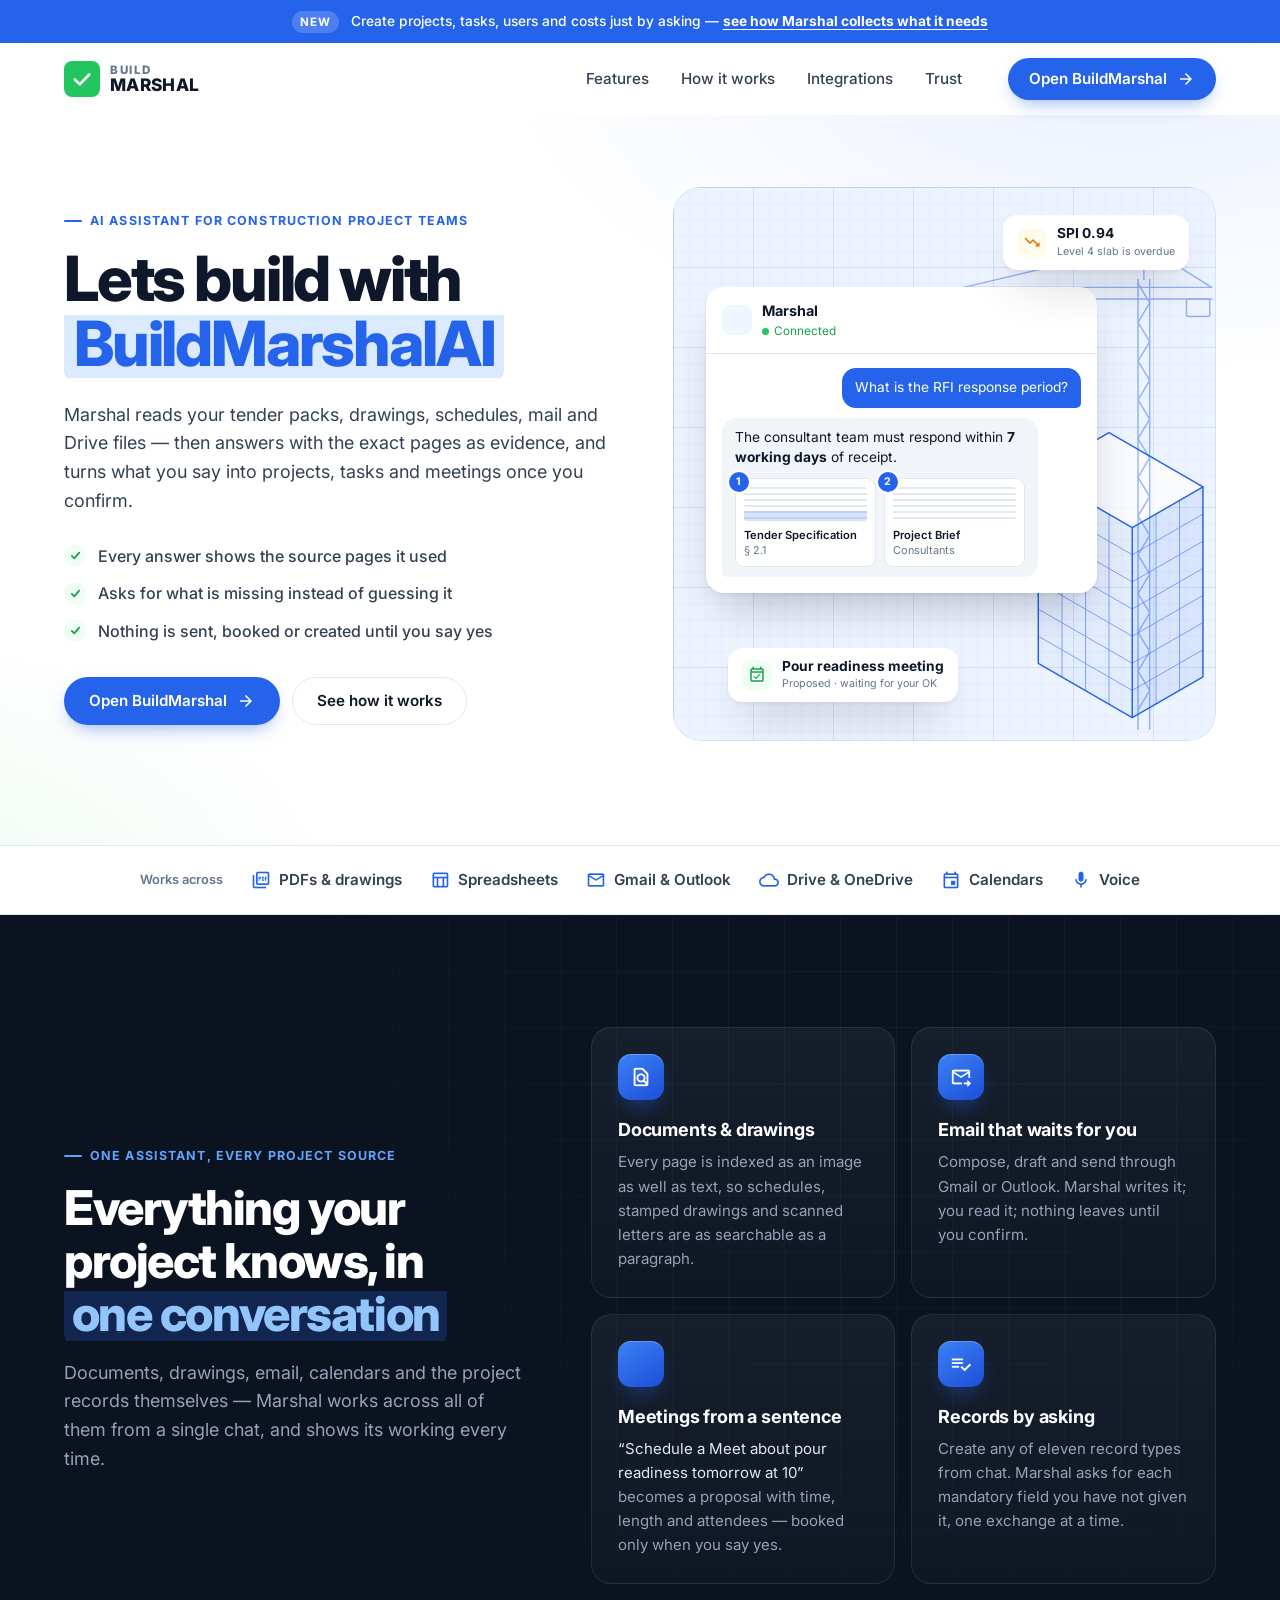
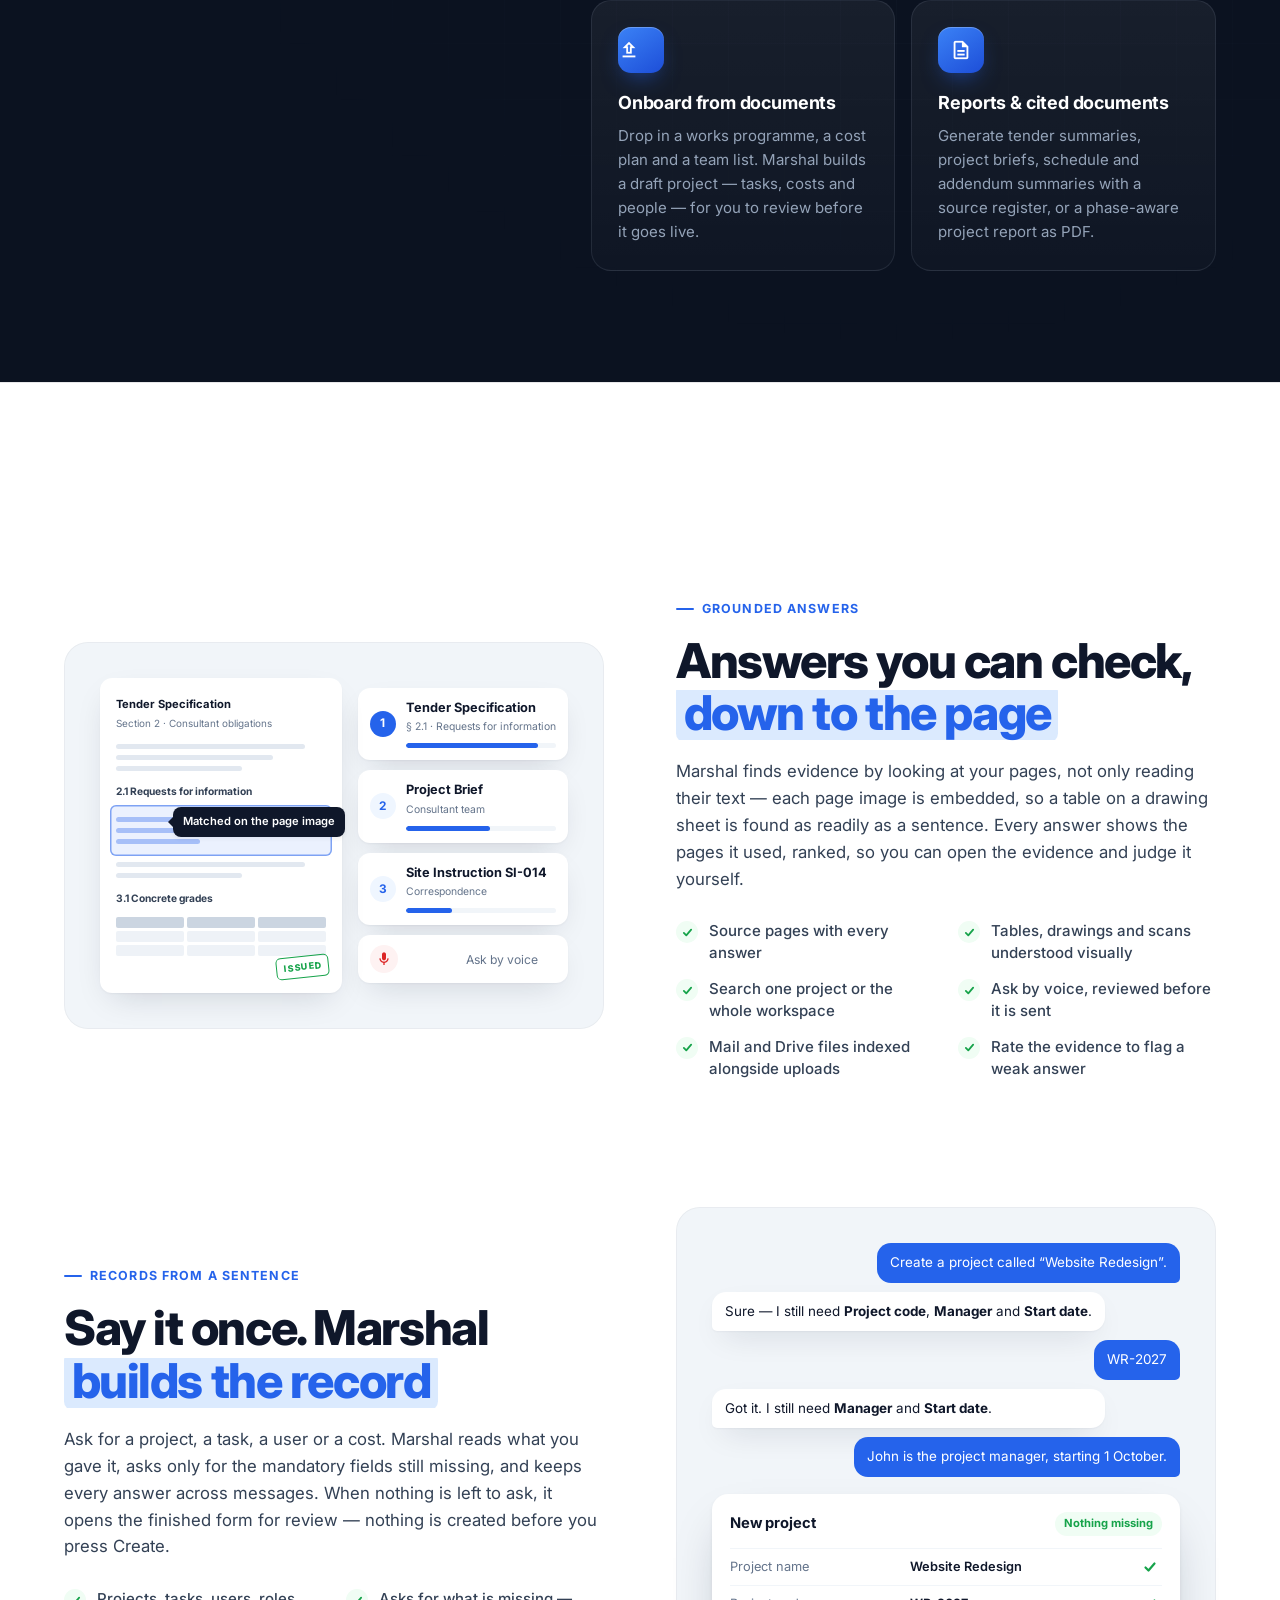
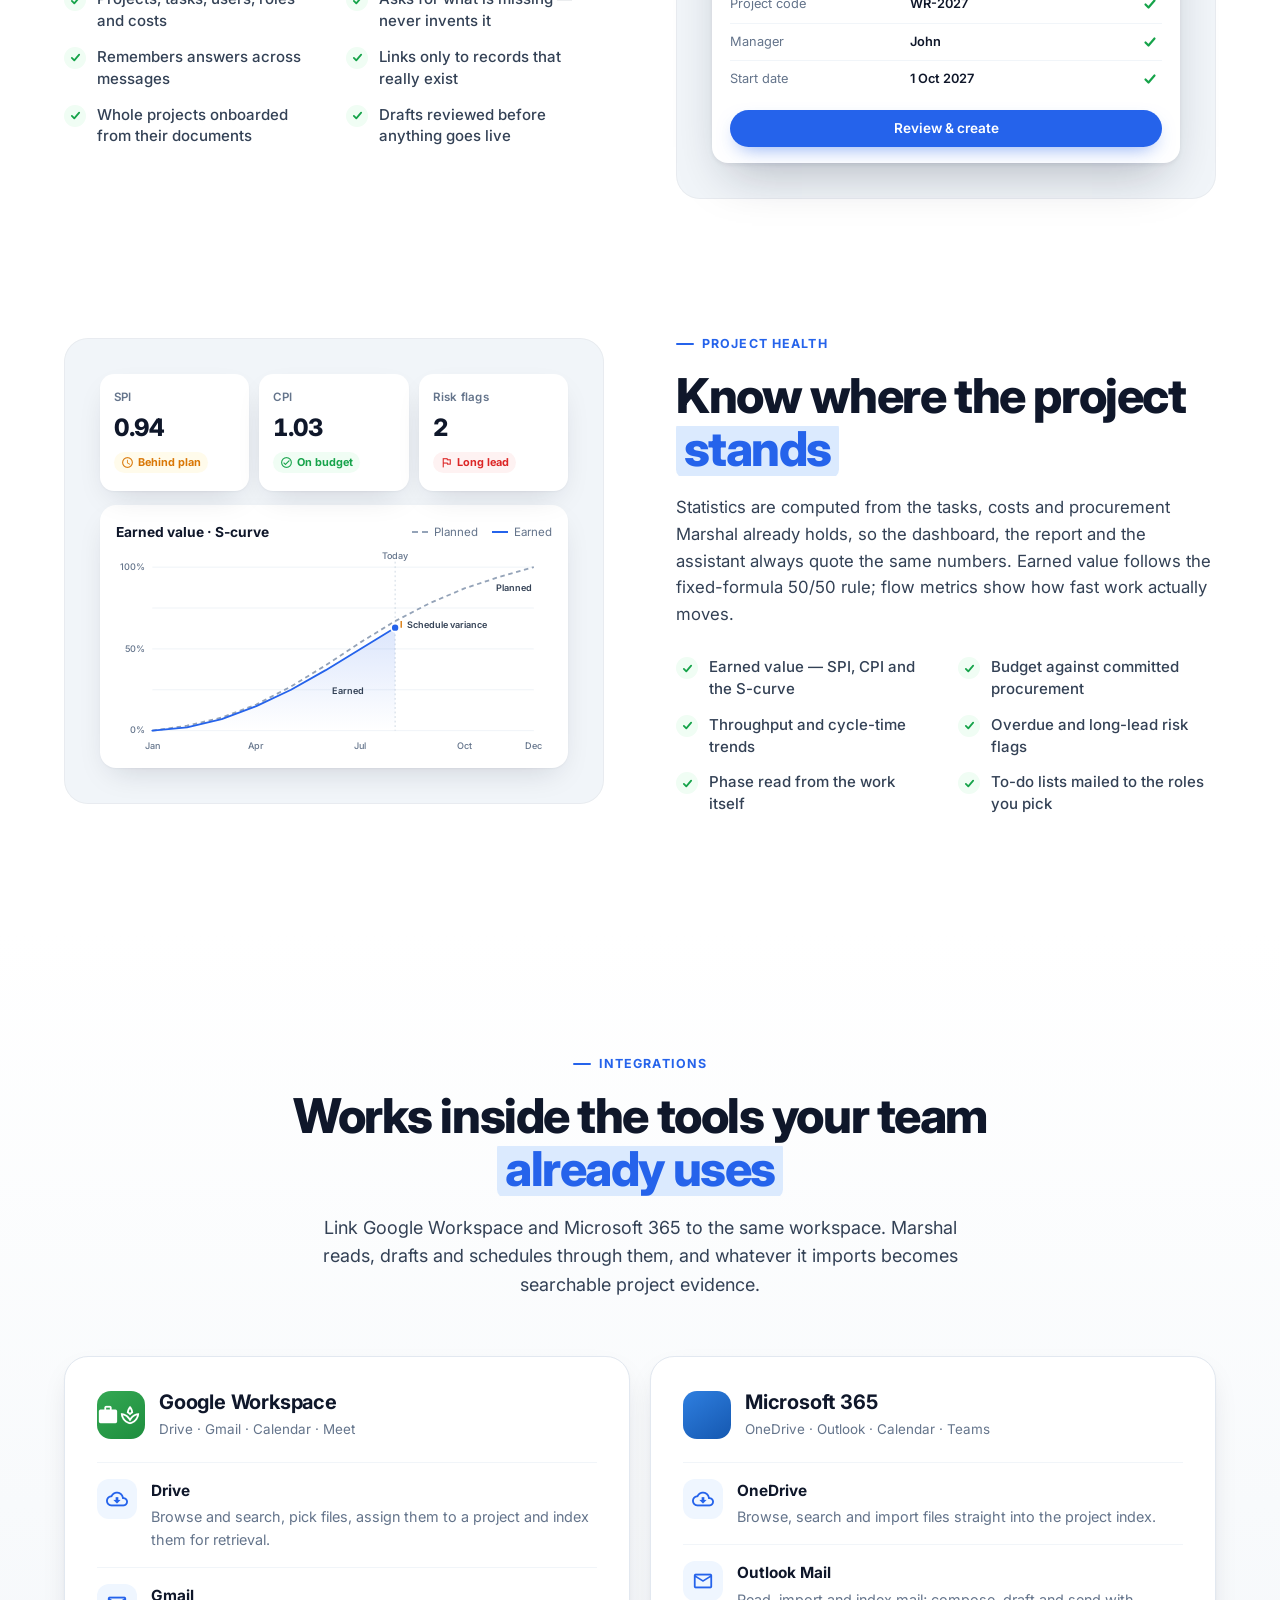
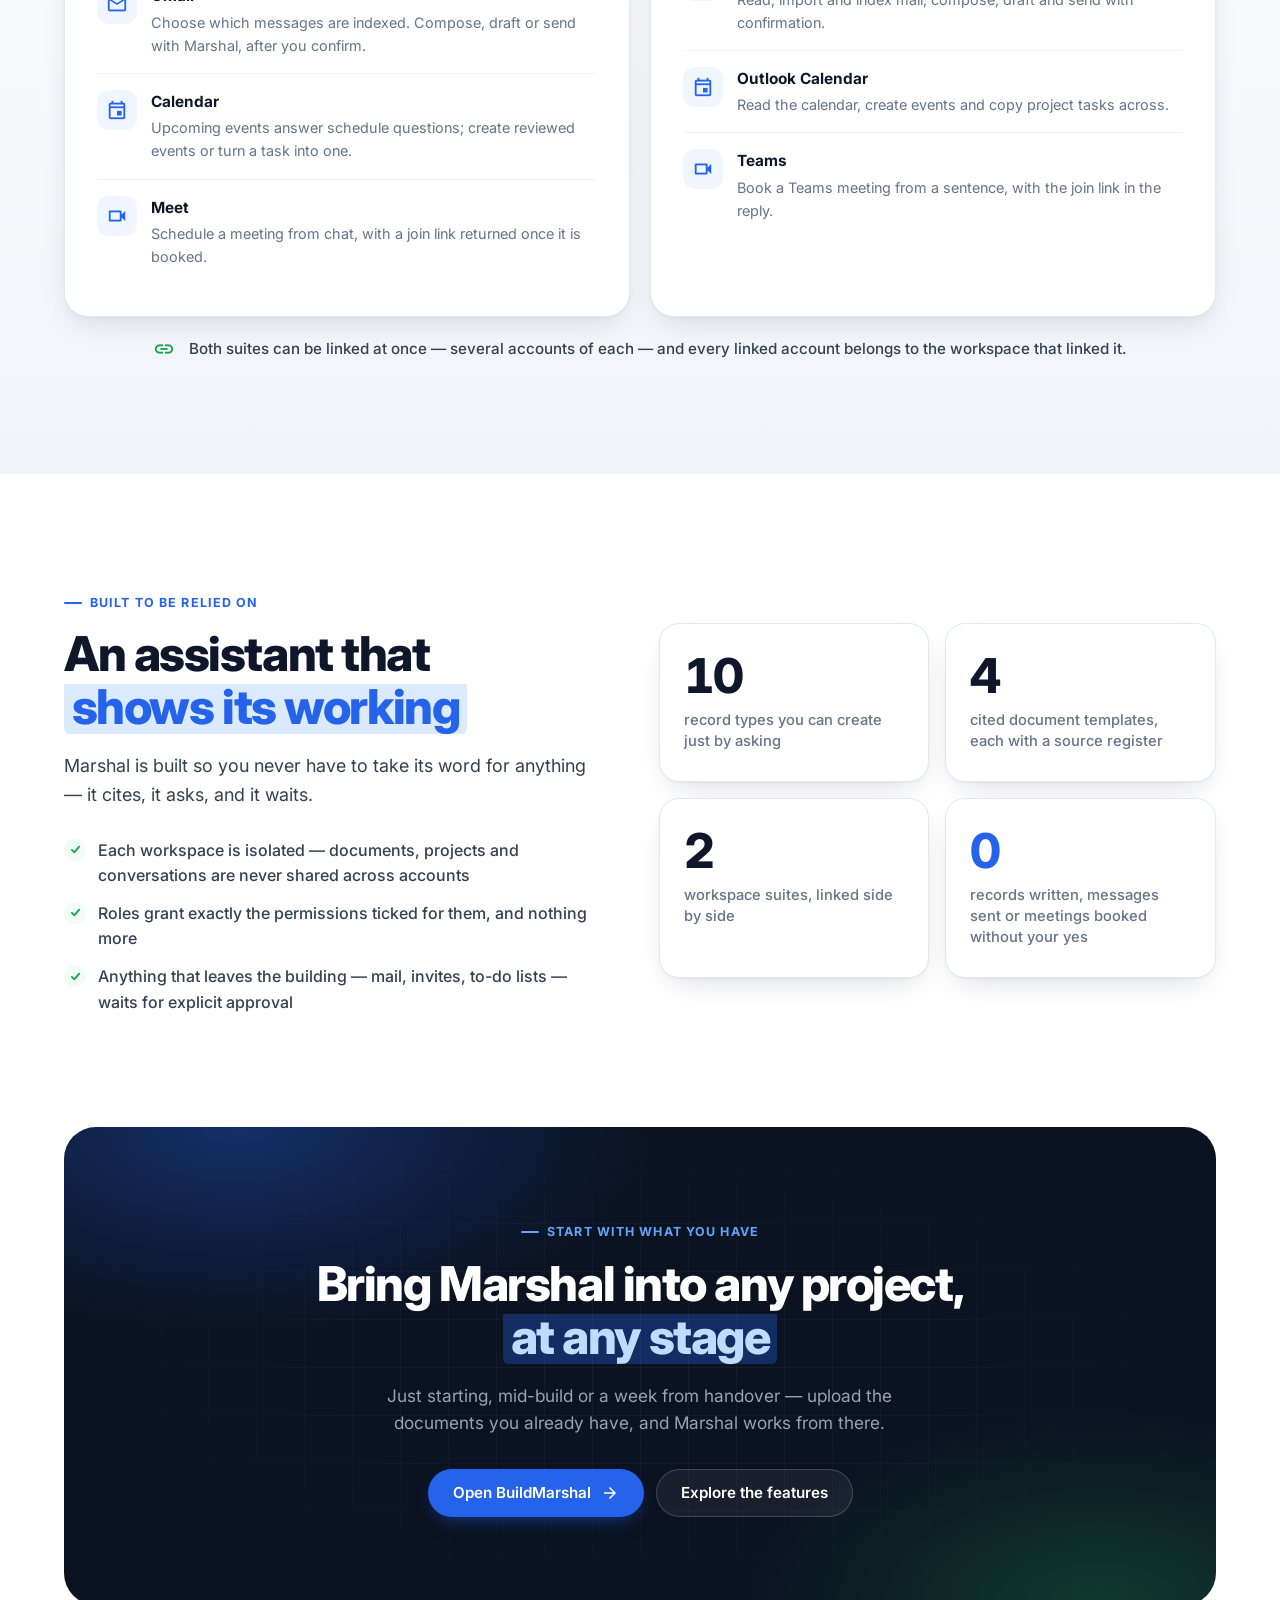
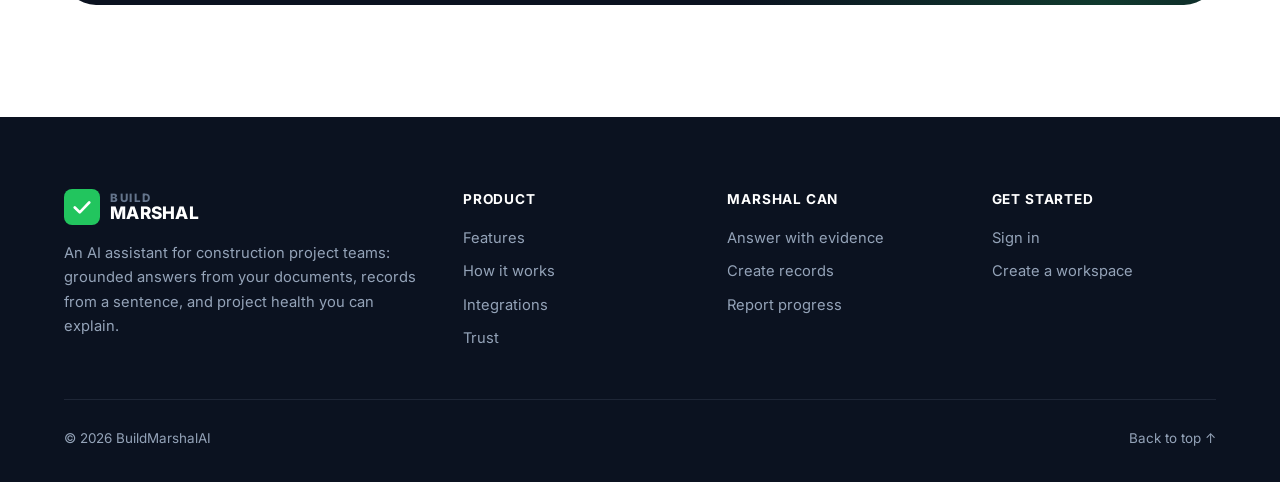
<file: BuildMarshalAI_capstone/frontend/home.html>
<!DOCTYPE html>
<html lang="en">
<head>
  <meta charset="UTF-8">
  <meta name="viewport" content="width=device-width, initial-scale=1.0">
  <title>BuildMarshal — Meet Marshal</title>
  <meta name="description" content="Marshal answers questions about your construction project with the exact page as evidence, and turns what you say into projects, tasks, emails and meetings — only after you confirm.">
  <link rel="icon" href="data:image/svg+xml,%3Csvg xmlns='http://www.w3.org/2000/svg' viewBox='0 0 40 40'%3E%3Crect width='40' height='40' rx='9' fill='%2322c55e'/%3E%3Cpath d='M12 20.5L17.5 26L28 15' stroke='white' stroke-width='3' stroke-linecap='round' stroke-linejoin='round' fill='none'/%3E%3C/svg%3E">
  <link rel="preconnect" href="https://fonts.googleapis.com">
  <link rel="preconnect" href="https://fonts.gstatic.com" crossorigin>
  <link href="https://fonts.googleapis.com/css2?family=Inter:wght@400;500;600;700;800&display=swap" rel="stylesheet">
  <link href="https://fonts.googleapis.com/icon?family=Material+Icons+Outlined" rel="stylesheet">
  <style>
    /* ── Tokens — the application's own brand ─────────────────────────── */
    :root {
      --blue: #2563eb;
      --blue-600: #1d4ed8;
      --blue-400: #60a5fa;
      --blue-100: #dbeafe;
      --blue-50: #eff6ff;
      --green: #22c55e;
      --green-600: #16a34a;
      --green-50: #f0fdf4;
      --amber: #d97706;
      --amber-50: #fffbeb;
      --red: #dc2626;
      --red-50: #fef2f2;
      --ink: #0f172a;
      --ink-2: #334155;
      --muted: #64748b;
      --line: #e2e8f0;
      --mist: #f1f5f9;
      --paper: #ffffff;
      --slate: #0b1220;
      --slate-2: #111a2e;
      --radius: 24px;
      --shadow-card: 0 1px 2px rgba(15, 23, 42, .04), 0 12px 32px -12px rgba(15, 23, 42, .18);
      --shadow-float: 0 2px 4px rgba(15, 23, 42, .06), 0 24px 48px -16px rgba(15, 23, 42, .28);
      --nav-h: 72px;
    }

    * { box-sizing: border-box; }
    html { scroll-behavior: smooth; scroll-padding-top: calc(var(--nav-h) + 72px); }
    body {
      margin: 0;
      font-family: Inter, system-ui, -apple-system, "Segoe UI", Roboto, sans-serif;
      font-size: 16px;
      line-height: 1.6;
      color: var(--ink);
      background: var(--paper);
      -webkit-font-smoothing: antialiased;
      overflow-x: hidden;
    }
    img, svg { display: block; max-width: 100%; }
    a { color: inherit; }
    :focus-visible { outline: 3px solid var(--blue-400); outline-offset: 3px; border-radius: 6px; }
    .material-icons-outlined { font-size: 22px; line-height: 1; user-select: none; }
    .sr-only { position: absolute; width: 1px; height: 1px; overflow: hidden; clip: rect(0 0 0 0); white-space: nowrap; }

    .wrap { max-width: 1200px; margin: 0 auto; padding: 0 24px; }
    @media (max-width: 600px) { .wrap { padding: 0 16px; } }

    /* ── Type ─────────────────────────────────────────────────────────── */
    h1, h2, h3 { margin: 0; color: var(--ink); }
    h1 {
      font-size: clamp(2.4rem, 5vw, 3.9rem);
      font-weight: 800; line-height: 1.04; letter-spacing: -0.035em;
    }
    h2 {
      font-size: clamp(2rem, 3.8vw, 3rem);
      font-weight: 800; line-height: 1.1; letter-spacing: -0.03em;
    }
    h3 { font-size: 1.125rem; font-weight: 700; letter-spacing: -0.01em; line-height: 1.35; }
    p { margin: 0; }
    .lead { font-size: 1.125rem; color: var(--ink-2); max-width: 36em; }
    .eyebrow {
      display: inline-flex; align-items: center; gap: 8px;
      font-size: .78rem; font-weight: 700; letter-spacing: .09em; text-transform: uppercase;
      color: var(--blue); margin-bottom: 16px;
    }
    .eyebrow::before { content: ""; width: 18px; height: 2px; border-radius: 2px; background: currentColor; }
    /* The one highlighted word per heading, as a chip. */
    .hl {
      color: var(--blue); padding: 0 .16em; border-radius: .18em;
      background: linear-gradient(180deg, transparent 12%, var(--blue-100) 12%, var(--blue-100) 96%, transparent 96%);
      -webkit-box-decoration-break: clone; box-decoration-break: clone;
    }
    .dark .hl { color: #93c5fd; background: linear-gradient(180deg, transparent 12%, rgba(37, 99, 235, .24) 12%, rgba(37, 99, 235, .24) 96%, transparent 96%); }
    /* One chip, not two: a phrase split across lines reads as two highlights. */
    @media (min-width: 360px) { .hl { white-space: nowrap; } }

    /* ── Buttons ──────────────────────────────────────────────────────── */
    .btn {
      display: inline-flex; align-items: center; gap: 10px;
      padding: 14px 24px; border-radius: 999px; border: 1px solid transparent;
      font: 600 .95rem/1 Inter, sans-serif; text-decoration: none; cursor: pointer;
      transition: background .2s, transform .2s, box-shadow .2s, border-color .2s;
      white-space: nowrap;
    }
    .btn .material-icons-outlined { font-size: 18px; transition: transform .2s; }
    .btn:hover .material-icons-outlined { transform: translateX(3px); }
    .btn-primary { background: var(--blue); color: #fff; box-shadow: 0 8px 20px -8px rgba(37, 99, 235, .6); }
    .btn-primary:hover { background: var(--blue-600); transform: translateY(-1px); }
    .btn-ghost { background: var(--paper); color: var(--ink); border-color: var(--line); }
    .btn-ghost:hover { border-color: #cbd5e1; transform: translateY(-1px); }
    .btn-dark { background: var(--ink); color: #fff; }
    .btn-dark:hover { background: #1e293b; transform: translateY(-1px); }

    /* ── Announcement + navigation ────────────────────────────────────── */
    .announce {
      background: var(--blue); color: #fff; font-size: .86rem; font-weight: 500;
      text-align: center; padding: 10px 16px;
    }
    .announce a { color: #fff; font-weight: 700; text-underline-offset: 3px; }
    .announce .pill {
      display: inline-block; margin-right: 8px; padding: 2px 8px; border-radius: 999px;
      background: rgba(255, 255, 255, .18); font-size: .72rem; font-weight: 700; letter-spacing: .06em;
    }

    .nav {
      position: sticky; top: 0; z-index: 50; height: var(--nav-h);
      background: rgba(255, 255, 255, .82);
      -webkit-backdrop-filter: saturate(180%) blur(14px); backdrop-filter: saturate(180%) blur(14px);
      border-bottom: 1px solid transparent; transition: border-color .2s, box-shadow .2s;
    }
    .nav.scrolled { border-bottom-color: var(--line); box-shadow: 0 6px 24px -18px rgba(15, 23, 42, .4); }
    .nav .wrap { height: 100%; display: flex; align-items: center; gap: 32px; }
    .brand { display: flex; align-items: center; gap: 10px; text-decoration: none; }
    .brand svg { width: 36px; height: 36px; }
    .brand-text { display: flex; flex-direction: column; line-height: 1; font-weight: 800; letter-spacing: .02em; }
    .brand-text span:first-child { font-size: .72rem; color: var(--muted); letter-spacing: .14em; }
    .brand-text span:last-child { font-size: 1.08rem; }
    .nav-links { display: flex; gap: 4px; margin-left: auto; }
    .nav-links a {
      text-decoration: none; font-weight: 500; font-size: .95rem; color: var(--ink-2);
      padding: 8px 14px; border-radius: 999px; transition: background .2s, color .2s;
    }
    .nav-links a:hover { background: var(--mist); color: var(--ink); }
    .nav-cta { display: flex; gap: 10px; }
    .nav-cta .btn { padding: 11px 20px; }
    .menu-btn {
      display: none; margin-left: auto; width: 44px; height: 44px; border-radius: 12px;
      border: 1px solid var(--line); background: var(--paper); cursor: pointer; color: var(--ink);
      align-items: center; justify-content: center;
    }
    .mobile-menu {
      display: none; position: absolute; top: var(--nav-h); left: 0; right: 0;
      background: var(--paper); border-bottom: 1px solid var(--line);
      padding: 12px 16px 20px; box-shadow: 0 24px 40px -24px rgba(15, 23, 42, .35);
    }
    .mobile-menu a { display: block; padding: 14px 8px; font-weight: 600; text-decoration: none; border-bottom: 1px solid var(--mist); }
    .mobile-menu .btn { margin-top: 16px; width: 100%; justify-content: center; }
    .nav.open .mobile-menu { display: block; }
    @media (max-width: 920px) {
      .nav-links, .nav-cta { display: none; }
      .menu-btn { display: inline-flex; }
    }

    /* ── Hero ─────────────────────────────────────────────────────────── */
    .hero {
      position: relative; padding: 72px 0 104px; overflow: hidden;
      background:
        radial-gradient(900px 480px at 88% -10%, rgba(37, 99, 235, .10), transparent 70%),
        radial-gradient(700px 420px at -10% 110%, rgba(34, 197, 94, .08), transparent 70%);
    }
    .hero-grid { display: grid; grid-template-columns: 1.02fr 1fr; gap: 56px; align-items: center; }
    .hero h1 { margin-bottom: 24px; }
    .hero .lead { margin-bottom: 28px; }
    .checks { list-style: none; padding: 0; margin: 0 0 32px; display: grid; gap: 12px; }
    .checks li { display: flex; gap: 12px; align-items: flex-start; color: var(--ink-2); font-weight: 500; }
    .tick {
      flex: none; width: 22px; height: 22px; border-radius: 50%; margin-top: 1px;
      background: var(--green-50); color: var(--green-600); display: grid; place-items: center;
    }
    .tick svg { width: 13px; height: 13px; }
    .hero-actions { display: flex; flex-wrap: wrap; gap: 12px; }
    @media (max-width: 980px) {
      .hero { padding: 48px 0 72px; }
      .hero-grid { grid-template-columns: 1fr; gap: 48px; }
    }

    /* The hero scene: a blueprint sheet with a building on it, and Marshal's
       answer laid over the top. Drawn, not photographed. */
    .scene {
      position: relative; aspect-ratio: 1 / 1.02; border-radius: 28px; overflow: hidden;
      background-color: #eef4ff;
      background-image:
        linear-gradient(rgba(37, 99, 235, .10) 1px, transparent 1px),
        linear-gradient(90deg, rgba(37, 99, 235, .10) 1px, transparent 1px),
        linear-gradient(rgba(37, 99, 235, .045) 1px, transparent 1px),
        linear-gradient(90deg, rgba(37, 99, 235, .045) 1px, transparent 1px);
      background-size: 80px 80px, 80px 80px, 16px 16px, 16px 16px;
      box-shadow: inset 0 0 0 1px rgba(37, 99, 235, .12);
    }
    .scene-art { position: absolute; inset: 0; width: 100%; height: 100%; }
    .scene-art .wire { fill: none; stroke: var(--blue); stroke-width: 1.5; stroke-linejoin: round; stroke-linecap: round; }
    .scene-art .face-r { fill: rgba(37, 99, 235, .10); }
    .scene-art .face-l { fill: rgba(37, 99, 235, .05); }
    .scene-art .face-t { fill: rgba(255, 255, 255, .7); }
    .scene-art .thin { stroke-width: 1; opacity: .55; }
    .scene-art .dim { opacity: .45; }

    .chat-card {
      position: absolute; left: 6%; top: 18%; width: 72%;
      background: var(--paper); border-radius: 18px; box-shadow: var(--shadow-float);
      overflow: hidden; font-size: .86rem;
    }
    .chat-head { display: flex; align-items: center; gap: 10px; padding: 12px 16px; border-bottom: 1px solid var(--line); }
    .avatar { width: 30px; height: 30px; border-radius: 9px; background: var(--blue-50); color: var(--blue); display: grid; place-items: center; }
    .avatar .material-icons-outlined { font-size: 18px; }
    .chat-head b { display: block; font-size: .9rem; }
    .online { font-size: .74rem; color: var(--green-600); display: flex; align-items: center; gap: 5px; }
    .online::before { content: ""; width: 7px; height: 7px; border-radius: 50%; background: var(--green); }
    .chat-body { padding: 14px 16px 16px; display: grid; gap: 10px; }
    .bubble { max-width: 88%; padding: 10px 13px; border-radius: 14px; line-height: 1.45; }
    .bubble.me { justify-self: end; background: var(--blue); color: #fff; border-bottom-right-radius: 5px; }
    .bubble.bot { background: var(--mist); color: var(--ink); border-bottom-left-radius: 5px; }
    .evidence { display: flex; gap: 8px; margin-top: 10px; }
    .page-thumb {
      position: relative; flex: 1; background: var(--paper); border: 1px solid var(--line);
      border-radius: 9px; padding: 8px 8px 7px; font-size: .68rem; color: var(--muted);
    }
    .page-thumb .lines { height: 34px; margin-bottom: 6px; border-radius: 3px;
      background: repeating-linear-gradient(180deg, #e2e8f0 0 2px, transparent 2px 6px); }
    .page-thumb.top .lines { box-shadow: inset 0 -12px 0 -2px rgba(37, 99, 235, .18); }
    .rank {
      position: absolute; top: -7px; left: -7px; width: 20px; height: 20px; border-radius: 50%;
      background: var(--blue); color: #fff; font-size: .66rem; font-weight: 700;
      display: grid; place-items: center; box-shadow: 0 0 0 2px #fff;
    }
    .page-thumb b { display: block; color: var(--ink); font-size: .7rem; font-weight: 600; }

    .chip {
      position: absolute; display: flex; align-items: center; gap: 10px;
      background: var(--paper); border-radius: 14px; padding: 10px 14px;
      box-shadow: var(--shadow-float); font-size: .8rem; line-height: 1.3;
    }
    .chip .ico { width: 30px; height: 30px; border-radius: 9px; display: grid; place-items: center; }
    .chip .ico .material-icons-outlined { font-size: 18px; }
    .chip b { display: block; font-size: .86rem; }
    .chip small { color: var(--muted); }
    .chip { z-index: 2; }
    .chip-spi { right: 5%; top: 5%; }
    .chip-spi .ico { background: var(--amber-50); color: var(--amber); }
    .chip-meet { left: 10%; bottom: 7%; }
    .chip-meet .ico { background: var(--green-50); color: var(--green-600); }

    /* A gentle arrival for the scene; skipped when motion is reduced. */
    .js .arrive { opacity: 0; transform: translateY(12px); animation: arrive .6s cubic-bezier(.2, .7, .2, 1) forwards; }
    .d1 { animation-delay: .25s !important; } .d2 { animation-delay: .9s !important; }
    .d3 { animation-delay: 1.5s !important; } .d4 { animation-delay: 2.1s !important; } .d5 { animation-delay: 2.6s !important; }
    @keyframes arrive { to { opacity: 1; transform: none; } }
    .float { animation: bob 6s ease-in-out infinite; }
    @keyframes bob { 50% { translate: 0 -6px; } }
    @media (max-width: 560px) {
      .scene { aspect-ratio: auto; display: grid; gap: 14px; padding: 20px 14px 28px; }
      .chat-card, .chip { position: relative; inset: auto; width: auto; }
      .chip-spi { justify-self: end; }
      .chip-meet { justify-self: start; }
      .float { animation: none; }
    }

    /* ── Stack strip ──────────────────────────────────────────────────── */
    .stack { border-top: 1px solid var(--line); border-bottom: 1px solid var(--line); background: var(--paper); }
    .stack .wrap { display: flex; align-items: center; gap: 28px; padding-top: 22px; padding-bottom: 22px; flex-wrap: wrap; justify-content: center; }
    .stack-label { font-size: .8rem; font-weight: 600; color: var(--muted); }
    .stack-item { display: flex; align-items: center; gap: 8px; font-weight: 600; color: var(--ink-2); font-size: .95rem; }
    .stack-item .material-icons-outlined { color: var(--blue); font-size: 20px; }

    /* ── Sections ─────────────────────────────────────────────────────── */
    section { position: relative; }
    .section { padding: 112px 0; }
    @media (max-width: 760px) { .section { padding: 80px 0; } }
    .section-head { max-width: 720px; margin-bottom: 56px; }
    .section-head.center { text-align: center; margin-left: auto; margin-right: auto; }
    .section-head.center .lead { margin: 0 auto; }
    .section-head h2 { margin-bottom: 18px; }

    /* Dark: every source, one conversation */
    .dark { background: var(--slate); color: #cbd5e1; overflow: hidden; }
    .dark::before {
      content: ""; position: absolute; inset: 0; pointer-events: none;
      background-image:
        linear-gradient(rgba(148, 163, 184, .07) 1px, transparent 1px),
        linear-gradient(90deg, rgba(148, 163, 184, .07) 1px, transparent 1px);
      background-size: 56px 56px;
      mask-image: radial-gradient(ellipse at 70% 0%, #000 0%, transparent 70%);
      -webkit-mask-image: radial-gradient(ellipse at 70% 0%, #000 0%, transparent 70%);
    }
    .dark h2, .dark h3 { color: #fff; }
    .dark .eyebrow { color: var(--blue-400); }
    .dark .lead { color: #94a3b8; }
    .dark-grid { display: grid; grid-template-columns: 1fr 1.35fr; gap: 64px; align-items: start; position: relative; }
    .dark-grid .section-head { margin-bottom: 0; position: sticky; top: calc(var(--nav-h) + 40px); }
    .cards { display: grid; grid-template-columns: repeat(2, 1fr); gap: 16px; }
    .card-d {
      padding: 26px; border-radius: 20px;
      background: linear-gradient(180deg, rgba(255, 255, 255, .055), rgba(255, 255, 255, .02));
      border: 1px solid rgba(148, 163, 184, .14);
      transition: border-color .25s, transform .25s, background .25s;
    }
    .card-d:hover { border-color: rgba(96, 165, 250, .45); transform: translateY(-3px); }
    .card-d .ico {
      width: 46px; height: 46px; border-radius: 13px; margin-bottom: 18px;
      display: grid; place-items: center; color: #fff;
      background: linear-gradient(145deg, #3b82f6, #1d4ed8);
      box-shadow: 0 10px 24px -10px rgba(37, 99, 235, .8), inset 0 1px 0 rgba(255, 255, 255, .25);
    }
    .card-d h3 { margin-bottom: 8px; }
    .card-d p { font-size: .94rem; color: #94a3b8; }
    .card-d q { color: #e2e8f0; quotes: "\201C" "\201D"; }
    @media (max-width: 980px) {
      .dark-grid { grid-template-columns: 1fr; gap: 40px; }
      .dark-grid .section-head { position: static; }
    }
    @media (max-width: 600px) { .cards { grid-template-columns: 1fr; } }

    /* The walkthrough: sticky tabs over three alternating rows */
    .tabs-bar {
      position: sticky; top: var(--nav-h); z-index: 40;
      background: rgba(255, 255, 255, .9);
      -webkit-backdrop-filter: blur(12px); backdrop-filter: blur(12px);
      border-bottom: 1px solid var(--line);
    }
    .tabs { display: flex; justify-content: center; gap: 6px; padding: 10px 0; overflow-x: auto; scrollbar-width: none; }
    .tabs::-webkit-scrollbar { display: none; }
    .tab {
      display: inline-flex; align-items: center; gap: 8px; flex: none;
      padding: 10px 18px; border-radius: 999px; text-decoration: none;
      font-weight: 600; font-size: .92rem; color: var(--muted);
      transition: background .2s, color .2s;
    }
    .tab .material-icons-outlined { font-size: 19px; }
    .tab:hover { color: var(--ink); background: var(--mist); }
    .tab.active { color: var(--blue); background: var(--blue-50); }
    @media (max-width: 420px) {
      .tabs { gap: 2px; }
      .tab { padding: 9px 11px; font-size: .86rem; gap: 6px; }
      .tab .material-icons-outlined { font-size: 17px; }
    }
    .tab .new { font-size: .62rem; font-weight: 800; letter-spacing: .06em; padding: 2px 6px; border-radius: 999px; background: var(--green-50); color: var(--green-600); }

    .walk { padding: 96px 0 40px; }
    .row { display: grid; grid-template-columns: 1fr 1fr; gap: 72px; align-items: center; padding: 48px 0 80px; }
    .row.flip .art { order: 2; }
    .row h2 { margin-bottom: 18px; }
    .row .lead { margin-bottom: 28px; font-size: 1.05rem; }
    .art {
      border-radius: var(--radius); background: var(--mist); padding: 36px;
      box-shadow: inset 0 0 0 1px rgba(15, 23, 42, .04);
    }
    .grid-checks { list-style: none; padding: 0; margin: 0; display: grid; grid-template-columns: 1fr 1fr; gap: 14px 24px; }
    .grid-checks li { display: flex; gap: 11px; align-items: flex-start; font-size: .94rem; font-weight: 500; color: var(--ink-2); line-height: 1.45; }
    @media (max-width: 980px) {
      .row, .row.flip { grid-template-columns: 1fr; gap: 40px; padding: 32px 0 64px; }
      .row.flip .art { order: 0; }
      .art { padding: 24px; }
    }
    @media (max-width: 520px) { .grid-checks { grid-template-columns: 1fr; } }

    /* Art — Ask: a specification page with the matched clause picked out */
    .doc-stage { position: relative; display: grid; grid-template-columns: 1.15fr 1fr; gap: 16px; align-items: center; }
    .sheet {
      position: relative; background: var(--paper); border-radius: 12px; padding: 18px 16px 20px;
      box-shadow: var(--shadow-card); aspect-ratio: 1 / 1.3; font-size: .62rem; color: var(--muted);
    }
    .sheet-title { font-weight: 700; color: var(--ink); font-size: .7rem; margin-bottom: 2px; }
    .sheet-sub { margin-bottom: 12px; }
    .bar { height: 5px; border-radius: 3px; background: #e2e8f0; margin: 6px 0; }
    .bar.w90 { width: 90%; } .bar.w75 { width: 75%; } .bar.w60 { width: 60%; } .bar.w40 { width: 40%; }
    .clause { font-weight: 700; color: var(--ink-2); margin-top: 12px; font-size: .64rem; }
    .match {
      position: relative; margin: 6px -6px; padding: 6px; border-radius: 6px;
      background: rgba(37, 99, 235, .09); box-shadow: inset 0 0 0 1.5px rgba(37, 99, 235, .55);
    }
    .match .bar { background: rgba(37, 99, 235, .35); }
    .mtable { display: grid; grid-template-columns: repeat(3, 1fr); gap: 3px; margin-top: 10px; }
    .mtable span { height: 11px; border-radius: 2px; background: #eef2f7; }
    .mtable span:nth-child(-n+3) { background: #cbd5e1; }
    .stamp {
      position: absolute; right: 12px; bottom: 14px; padding: 3px 7px; border-radius: 5px;
      border: 1.5px solid var(--green-600); color: var(--green-600); font-weight: 800;
      font-size: .56rem; letter-spacing: .08em; transform: rotate(-6deg);
    }
    .callout {
      position: absolute; left: 30%; top: 41%; background: var(--ink); color: #fff;
      font-size: .7rem; font-weight: 600; padding: 6px 10px; border-radius: 8px; white-space: nowrap;
      box-shadow: var(--shadow-float);
    }
    .callout::before { content: ""; position: absolute; left: -5px; top: 50%; translate: 0 -50%; border: 5px solid transparent; border-right-color: var(--ink); border-left: 0; }
    .ranked { display: grid; gap: 10px; }
    .result {
      display: grid; grid-template-columns: 26px 1fr; gap: 10px; align-items: center;
      background: var(--paper); border-radius: 12px; padding: 12px; box-shadow: var(--shadow-card);
      font-size: .78rem;
    }
    .result .n { width: 26px; height: 26px; border-radius: 50%; background: var(--blue-50); color: var(--blue); font-weight: 700; display: grid; place-items: center; font-size: .74rem; }
    .result:first-child .n { background: var(--blue); color: #fff; }
    .result b { display: block; font-size: .8rem; line-height: 1.3; }
    .result small { color: var(--muted); }
    .rel { height: 5px; border-radius: 3px; background: var(--mist); margin-top: 7px; overflow: hidden; }
    .rel i { display: block; height: 100%; border-radius: 3px; background: var(--blue); }
    .voice {
      display: flex; align-items: center; gap: 10px; background: var(--paper); border-radius: 12px;
      padding: 10px 12px; box-shadow: var(--shadow-card); font-size: .76rem; color: var(--muted);
    }
    .voice .mic { width: 28px; height: 28px; border-radius: 50%; background: var(--red-50); color: var(--red); display: grid; place-items: center; }
    .voice .mic .material-icons-outlined { font-size: 16px; }
    .wave { display: flex; align-items: center; gap: 2px; height: 18px; }
    .wave i { width: 3px; border-radius: 2px; background: var(--blue-400); animation: wave 1.1s ease-in-out infinite; }
    .wave i:nth-child(odd) { animation-delay: -.4s; } .wave i:nth-child(3n) { animation-delay: -.7s; }
    @keyframes wave { 0%, 100% { height: 4px; } 50% { height: 18px; } }
    @media (max-width: 520px) { .doc-stage { grid-template-columns: 1fr; } .callout { left: 30%; } }

    /* Art — Organise: the collection conversation, then the finished form */
    .convo { display: grid; gap: 9px; font-size: .84rem; }
    .convo .bubble { max-width: 84%; }
    .convo .bubble.bot { background: var(--paper); box-shadow: var(--shadow-card); }
    .convo strong { font-weight: 700; }
    .form-card {
      margin-top: 8px; background: var(--paper); border-radius: 16px; box-shadow: var(--shadow-float);
      padding: 18px 18px 16px; position: relative;
    }
    .form-card .fc-head { display: flex; align-items: center; justify-content: space-between; margin-bottom: 12px; }
    .form-card .fc-head b { font-size: .92rem; }
    .ready { font-size: .7rem; font-weight: 700; color: var(--green-600); background: var(--green-50); padding: 3px 9px; border-radius: 999px; }
    .field { display: grid; grid-template-columns: 1fr 1.3fr 20px; gap: 10px; align-items: center; padding: 8px 0; border-top: 1px solid var(--mist); font-size: .8rem; }
    .field span { color: var(--muted); }
    .field b { font-weight: 600; }
    .field .ok { color: var(--green-600); }
    .field .ok svg { width: 16px; height: 16px; }
    .form-card .btn { width: 100%; justify-content: center; margin-top: 12px; padding: 11px; font-size: .85rem; }

    /* Art — Report: status tiles and an S-curve */
    .kpis { display: grid; grid-template-columns: repeat(3, 1fr); gap: 10px; margin-bottom: 14px; }
    .kpi { background: var(--paper); border-radius: 14px; padding: 14px; box-shadow: var(--shadow-card); }
    .kpi small { display: block; color: var(--muted); font-size: .72rem; font-weight: 600; letter-spacing: .02em; }
    .kpi b { display: block; font-size: 1.5rem; font-weight: 800; letter-spacing: -0.02em; margin: 2px 0 4px; font-variant-numeric: tabular-nums; }
    .status { display: inline-flex; align-items: center; gap: 4px; font-size: .68rem; font-weight: 700; padding: 2px 7px; border-radius: 999px; }
    .status .material-icons-outlined { font-size: 13px; }
    .st-warn { color: var(--amber); background: var(--amber-50); }
    .st-good { color: var(--green-600); background: var(--green-50); }
    .st-bad { color: var(--red); background: var(--red-50); }
    .chart-card { background: var(--paper); border-radius: 16px; padding: 16px 16px 10px; box-shadow: var(--shadow-card); }
    .chart-top { display: flex; align-items: center; justify-content: space-between; gap: 12px; margin-bottom: 6px; flex-wrap: wrap; }
    .chart-top b { font-size: .86rem; }
    .legend { display: flex; gap: 14px; font-size: .72rem; color: var(--muted); }
    .legend span { display: inline-flex; align-items: center; gap: 6px; }
    .sw { width: 16px; height: 0; border-top: 2px solid; }
    .sw.plan { border-color: #94a3b8; border-top-style: dashed; }
    .sw.earn { border-color: var(--blue); }
    .curve text { font: 500 10px Inter, sans-serif; fill: #64748b; }
    .curve .grid-l { stroke: #eef2f7; stroke-width: 1; }
    .curve .plan { fill: none; stroke: #94a3b8; stroke-width: 2; stroke-dasharray: 5 4; stroke-linejoin: round; }
    .curve .earn { fill: none; stroke: var(--blue); stroke-width: 2; stroke-linejoin: round; stroke-linecap: round; }
    .curve .area { fill: url(#earnFill); }
    .curve .today { stroke: #cbd5e1; stroke-width: 1; stroke-dasharray: 2 3; }
    .curve .gap { stroke: var(--amber); stroke-width: 1.5; }
    .curve .lbl { font-weight: 600; fill: #334155; }
    .js .curve .earn { stroke-dasharray: 400; stroke-dashoffset: 400; }
    .js .in .curve .earn { transition: stroke-dashoffset 1.8s cubic-bezier(.3, .6, .2, 1) .2s; stroke-dashoffset: 0; }

    /* Integrations */
    .integrations { background: linear-gradient(180deg, var(--paper), var(--mist)); }
    .suites { display: grid; grid-template-columns: 1fr 1fr; gap: 20px; }
    .suite { background: var(--paper); border-radius: var(--radius); padding: 32px; box-shadow: var(--shadow-card); border: 1px solid var(--line); }
    .suite-head { display: flex; align-items: center; gap: 14px; margin-bottom: 8px; }
    .suite-mark { width: 48px; height: 48px; border-radius: 14px; display: grid; place-items: center; color: #fff; }
    .suite-mark.g { background: linear-gradient(145deg, #34a853, #1e8e3e); }
    .suite-mark.m { background: linear-gradient(145deg, #2f7fe0, #1558b0); }
    .suite-head h3 { font-size: 1.25rem; }
    .suite-head small { color: var(--muted); font-size: .84rem; }
    .caps { list-style: none; padding: 0; margin: 20px 0 0; display: grid; }
    .caps li { display: grid; grid-template-columns: 40px 1fr; gap: 14px; padding: 16px 0; border-top: 1px solid var(--mist); }
    .caps .ci { width: 40px; height: 40px; border-radius: 12px; background: var(--blue-50); color: var(--blue); display: grid; place-items: center; }
    .caps b { display: block; font-size: .96rem; margin-bottom: 2px; }
    .caps p { font-size: .9rem; color: var(--muted); }
    .together {
      margin-top: 20px; display: flex; align-items: center; gap: 14px; justify-content: center; text-align: center;
      color: var(--ink-2); font-weight: 500; font-size: .95rem;
    }
    .together .material-icons-outlined { color: var(--green-600); }
    @media (max-width: 860px) { .suites { grid-template-columns: 1fr; } .suite { padding: 24px; } }

    /* Trust: checks beside countable facts */
    .trust-grid { display: grid; grid-template-columns: 1fr 1.05fr; gap: 64px; align-items: center; }
    .trust-grid .section-head { margin-bottom: 28px; }
    .trust-grid .checks { margin: 0; }
    .stats { display: grid; grid-template-columns: 1fr 1fr; gap: 16px; }
    .stat {
      background: var(--paper); border: 1px solid var(--line); border-radius: 20px; padding: 28px 24px;
      box-shadow: var(--shadow-card); transition: transform .25s, border-color .25s;
    }
    .stat:hover { transform: translateY(-3px); border-color: var(--blue-100); }
    .stat b { display: block; font-size: 3rem; font-weight: 800; letter-spacing: -0.04em; line-height: 1; color: var(--ink); font-variant-numeric: tabular-nums; }
    .stat b em { font-style: normal; color: var(--blue); }
    .stat span { display: block; margin-top: 10px; color: var(--muted); font-size: .92rem; font-weight: 500; line-height: 1.45; }
    @media (max-width: 980px) { .trust-grid { grid-template-columns: 1fr; gap: 40px; } }
    @media (max-width: 420px) { .stats { grid-template-columns: 1fr; } }

    /* Closing call to action */
    .cta { padding: 0 0 112px; }
    .cta-card {
      position: relative; overflow: hidden; border-radius: 32px; padding: 88px 32px; text-align: center;
      background:
        radial-gradient(600px 300px at 15% 0%, rgba(37, 99, 235, .35), transparent 70%),
        radial-gradient(520px 280px at 90% 100%, rgba(34, 197, 94, .22), transparent 70%),
        var(--slate);
      color: #cbd5e1;
    }
    .cta-card::before {
      content: ""; position: absolute; inset: 0; pointer-events: none;
      background-image:
        linear-gradient(rgba(148, 163, 184, .08) 1px, transparent 1px),
        linear-gradient(90deg, rgba(148, 163, 184, .08) 1px, transparent 1px);
      background-size: 48px 48px;
      mask-image: radial-gradient(ellipse at center, #000 10%, transparent 75%);
      -webkit-mask-image: radial-gradient(ellipse at center, #000 10%, transparent 75%);
    }
    .cta-card > * { position: relative; }
    .cta-card h2 { color: #fff; max-width: 15em; margin: 0 auto 18px; }
    .cta-card p { max-width: 34em; margin: 0 auto 32px; color: #94a3b8; font-size: 1.08rem; }
    .cta-card .hl { color: #bfdbfe; background: linear-gradient(180deg, transparent 12%, rgba(37, 99, 235, .32) 12%, rgba(37, 99, 235, .32) 96%, transparent 96%); }
    .cta-card p.eyebrow { color: var(--blue-400); font-size: .78rem; margin-bottom: 16px; }
    .cta-actions { display: flex; gap: 12px; justify-content: center; flex-wrap: wrap; }
    .cta-card .btn-ghost { background: rgba(255, 255, 255, .06); color: #fff; border-color: rgba(255, 255, 255, .18); }
    .cta-card .btn-ghost:hover { background: rgba(255, 255, 255, .12); }
    @media (max-width: 600px) { .cta-card { padding: 64px 20px; border-radius: 24px; } }

    /* Footer */
    footer { background: var(--slate); color: #94a3b8; padding: 72px 0 32px; font-size: .92rem; }
    .foot-grid { display: grid; grid-template-columns: 1.6fr repeat(3, 1fr); gap: 40px; padding-bottom: 48px; border-bottom: 1px solid rgba(148, 163, 184, .14); }
    footer .brand-text span:first-child { color: #64748b; }
    footer .brand-text span:last-child { color: #fff; }
    .foot-about { margin-top: 16px; max-width: 26em; line-height: 1.65; }
    footer h4 { margin: 0 0 16px; color: #fff; font-size: .85rem; letter-spacing: .06em; text-transform: uppercase; }
    footer ul { list-style: none; margin: 0; padding: 0; display: grid; gap: 10px; }
    footer a { text-decoration: none; transition: color .2s; }
    footer a:hover { color: #fff; }
    .foot-bottom { display: flex; justify-content: space-between; gap: 16px; padding-top: 28px; flex-wrap: wrap; font-size: .84rem; }
    @media (max-width: 860px) { .foot-grid { grid-template-columns: 1fr 1fr; } .foot-grid > :first-child { grid-column: 1 / -1; } }

    /* Scroll reveal — content is visible without script; only hidden once the
       script has said it will bring it back. */
    .js .reveal { opacity: 0; transform: translateY(22px); transition: opacity .7s ease, transform .7s cubic-bezier(.2, .7, .2, 1); }
    .js .reveal.in { opacity: 1; transform: none; }
    .js .reveal.stagger > * { opacity: 0; transform: translateY(16px); transition: opacity .6s ease, transform .6s cubic-bezier(.2, .7, .2, 1); }
    .js .reveal.stagger.in > * { opacity: 1; transform: none; }
    .js .reveal.stagger.in > *:nth-child(2) { transition-delay: .08s; }
    .js .reveal.stagger.in > *:nth-child(3) { transition-delay: .16s; }
    .js .reveal.stagger.in > *:nth-child(4) { transition-delay: .24s; }
    .js .reveal.stagger.in > *:nth-child(5) { transition-delay: .32s; }
    .js .reveal.stagger.in > *:nth-child(6) { transition-delay: .40s; }

    @media (prefers-reduced-motion: reduce) {
      html { scroll-behavior: auto; }
      *, *::before, *::after { animation: none !important; transition: none !important; }
      .js .arrive, .js .reveal, .js .reveal.stagger > * { opacity: 1 !important; transform: none !important; }
      .js .curve .earn { stroke-dashoffset: 0 !important; }
    }
  </style>
</head>
<body>

  <!-- A reusable tick, drawn once. -->
  <svg width="0" height="0" style="position:absolute" aria-hidden="true">
    <symbol id="tick" viewBox="0 0 16 16"><path d="M3.5 8.5l3 3 6-7" fill="none" stroke="currentColor" stroke-width="2.2" stroke-linecap="round" stroke-linejoin="round"/></symbol>
  </svg>

  <div class="announce">
    <span class="pill">NEW</span>
    Create projects, tasks, users and costs just by asking —
    <a href="#organise">see how Marshal collects what it needs</a>
  </div>

  <header class="nav" id="nav">
    <div class="wrap">
      <a class="brand" href="#top" aria-label="BuildMarshal home">
        <svg viewBox="0 0 40 40" aria-hidden="true"><rect width="40" height="40" rx="9" fill="#22c55e"/><path d="M12 20.5L17.5 26L28 15" stroke="#fff" stroke-width="3" stroke-linecap="round" stroke-linejoin="round" fill="none"/></svg>
        <span class="brand-text"><span>BUILD</span><span>MARSHAL</span></span>
      </a>
      <nav class="nav-links" aria-label="Main">
        <a href="#features">Features</a>
        <a href="#how">How it works</a>
        <a href="#integrations">Integrations</a>
        <a href="#trust">Trust</a>
      </nav>
      <div class="nav-cta">
        <a class="btn btn-primary" href="index.html?signin" data-app-link="open">Open BuildMarshal <span class="material-icons-outlined">arrow_forward</span></a>
      </div>
      <button class="menu-btn" id="menuBtn" aria-expanded="false" aria-controls="mobileMenu" aria-label="Open menu">
        <span class="material-icons-outlined">menu</span>
      </button>
    </div>
    <div class="mobile-menu" id="mobileMenu">
      <a href="#features">Features</a>
      <a href="#how">How it works</a>
      <a href="#integrations">Integrations</a>
      <a href="#trust">Trust</a>
      <a class="btn btn-primary" href="index.html?signin" data-app-link="open">Open BuildMarshal <span class="material-icons-outlined">arrow_forward</span></a>
    </div>
  </header>

  <main id="top">
    <!-- ═══ Hero ═══════════════════════════════════════════════════════ -->
    <section class="hero">
      <div class="wrap hero-grid">
        <div>
          <p class="eyebrow">AI assistant for construction project teams</p>
          <h1>Lets build with <span class="hl">BuildMarshalAI</span></h1>
          <p class="lead">Marshal reads your tender packs, drawings, schedules, mail and Drive files — then answers with the exact pages as evidence, and turns what you say into projects, tasks and meetings once you confirm.</p>
          <ul class="checks">
            <li><span class="tick"><svg><use href="#tick"/></svg></span>Every answer shows the source pages it used</li>
            <li><span class="tick"><svg><use href="#tick"/></svg></span>Asks for what is missing instead of guessing it</li>
            <li><span class="tick"><svg><use href="#tick"/></svg></span>Nothing is sent, booked or created until you say yes</li>
          </ul>
          <div class="hero-actions">
            <a class="btn btn-primary" href="index.html?signin" data-app-link="open">Open BuildMarshal <span class="material-icons-outlined">arrow_forward</span></a>
            <a class="btn btn-ghost" href="#how">See how it works</a>
          </div>
        </div>

        <div class="scene" role="img" aria-label="Illustration: Marshal answering that RFIs must be answered within 7 working days, citing two pages of the tender specification, beside a schedule alert and a meeting awaiting approval.">
          <svg class="scene-art" viewBox="0 0 560 572" preserveAspectRatio="xMidYMid slice" aria-hidden="true">
            <!-- An isometric frame building, with a tower crane beside it. -->
            <g transform="translate(250 70)">
              <polygon class="face-l" points="127,422 224,478 224,282 127,226"/>
              <polygon class="face-r" points="224,478 297,436 297,240 224,282"/>
              <polygon class="face-t" points="200,184 297,240 224,282 127,226"/>
              <g class="wire">
                <polyline points="127,422 224,478 297,436 297,240 200,184 127,226 127,422"/>
                <polyline points="224,478 224,282 127,226"/>
                <line x1="224" y1="282" x2="297" y2="240"/>
              </g>
              <g class="wire thin">
                <line x1="127" y1="394" x2="224" y2="450"/><line x1="224" y1="450" x2="297" y2="408"/>
                <line x1="127" y1="366" x2="224" y2="422"/><line x1="224" y1="422" x2="297" y2="380"/>
                <line x1="127" y1="338" x2="224" y2="394"/><line x1="224" y1="394" x2="297" y2="352"/>
                <line x1="127" y1="310" x2="224" y2="366"/><line x1="224" y1="366" x2="297" y2="324"/>
                <line x1="127" y1="282" x2="224" y2="338"/><line x1="224" y1="338" x2="297" y2="296"/>
                <line x1="127" y1="254" x2="224" y2="310"/><line x1="224" y1="310" x2="297" y2="268"/>
                <line x1="151.5" y1="436" x2="151.5" y2="240"/>
                <line x1="175.8" y1="450" x2="175.8" y2="254"/>
                <line x1="200" y1="464" x2="200" y2="268"/>
                <line x1="248.5" y1="464" x2="248.5" y2="268"/>
                <line x1="272.8" y1="450" x2="272.8" y2="254"/>
              </g>
            </g>
            <g class="wire dim">
              <line x1="480" y1="560" x2="480" y2="96"/>
              <line x1="492" y1="560" x2="492" y2="96"/>
              <path d="M480 540 L492 520 L480 500 L492 480 L480 460 L492 440 L480 420 L492 400 L480 380 L492 360 L480 340 L492 320 L480 300 L492 280 L480 260 L492 240 L480 220 L492 200 L480 180 L492 160 L480 140 L492 120 L480 100"/>
              <line x1="300" y1="104" x2="556" y2="104"/>
              <line x1="300" y1="116" x2="556" y2="116"/>
              <line x1="486" y1="60" x2="300" y2="104"/>
              <line x1="486" y1="60" x2="556" y2="104"/>
              <line x1="486" y1="60" x2="486" y2="96"/>
              <line x1="350" y1="116" x2="350" y2="232"/>
              <rect x="340" y="232" width="20" height="12" rx="2"/>
              <rect x="530" y="116" width="24" height="18" rx="2"/>
            </g>
          </svg>

          <div class="chip chip-spi arrive d4 float" aria-hidden="true">
            <span class="ico"><span class="material-icons-outlined">trending_down</span></span>
            <span><b>SPI 0.94</b><small>Level 4 slab is overdue</small></span>
          </div>

          <div class="chat-card arrive d1" aria-hidden="true">
            <div class="chat-head">
              <span class="avatar"><span class="material-icons-outlined">smart_toy</span></span>
              <span><b>Marshal</b><span class="online">Connected</span></span>
            </div>
            <div class="chat-body">
              <div class="bubble me arrive d2">What is the RFI response period?</div>
              <div class="bubble bot arrive d3">
                The consultant team must respond within <b>7 working days</b> of receipt.
                <div class="evidence">
                  <div class="page-thumb top"><span class="rank">1</span><div class="lines"></div><b>Tender Specification</b>§ 2.1</div>
                  <div class="page-thumb"><span class="rank">2</span><div class="lines"></div><b>Project Brief</b>Consultants</div>
                </div>
              </div>
            </div>
          </div>

          <div class="chip chip-meet arrive d5" aria-hidden="true">
            <span class="ico"><span class="material-icons-outlined">event_available</span></span>
            <span><b>Pour readiness meeting</b><small>Proposed · waiting for your OK</small></span>
          </div>
        </div>
      </div>
    </section>

    <!-- ═══ What it is built on ═══════════════════════════════════════ -->
    <div class="stack" aria-label="What Marshal works with">
      <div class="wrap">
        <span class="stack-label">Works across</span>
        <span class="stack-item"><span class="material-icons-outlined">picture_as_pdf</span>PDFs &amp; drawings</span>
        <span class="stack-item"><span class="material-icons-outlined">table_chart</span>Spreadsheets</span>
        <span class="stack-item"><span class="material-icons-outlined">mail</span>Gmail &amp; Outlook</span>
        <span class="stack-item"><span class="material-icons-outlined">cloud</span>Drive &amp; OneDrive</span>
        <span class="stack-item"><span class="material-icons-outlined">event</span>Calendars</span>
        <span class="stack-item"><span class="material-icons-outlined">mic</span>Voice</span>
      </div>
    </div>

    <!-- ═══ Every source, one conversation ═════════════════════════════ -->
    <section class="dark section" id="features">
      <div class="wrap dark-grid">
        <div class="section-head reveal">
          <p class="eyebrow">One assistant, every project source</p>
          <h2>Everything your project knows, in <span class="hl">one conversation</span></h2>
          <p class="lead">Documents, drawings, email, calendars and the project records themselves — Marshal works across all of them from a single chat, and shows its working every time.</p>
        </div>
        <div class="cards reveal stagger">
          <article class="card-d">
            <div class="ico"><span class="material-icons-outlined">find_in_page</span></div>
            <h3>Documents &amp; drawings</h3>
            <p>Every page is indexed as an image as well as text, so schedules, stamped drawings and scanned letters are as searchable as a paragraph.</p>
          </article>
          <article class="card-d">
            <div class="ico"><span class="material-icons-outlined">forward_to_inbox</span></div>
            <h3>Email that waits for you</h3>
            <p>Compose, draft and send through Gmail or Outlook. Marshal writes it; you read it; nothing leaves until you confirm.</p>
          </article>
          <article class="card-d">
            <div class="ico"><span class="material-icons-outlined">calendar_month</span></div>
            <h3>Meetings from a sentence</h3>
            <p><q>Schedule a Meet about pour readiness tomorrow at 10</q> becomes a proposal with time, length and attendees — booked only when you say yes.</p>
          </article>
          <article class="card-d">
            <div class="ico"><span class="material-icons-outlined">playlist_add_check</span></div>
            <h3>Records by asking</h3>
            <p>Create any of eleven record types from chat. Marshal asks for each mandatory field you have not given it, one exchange at a time.</p>
          </article>
          <article class="card-d">
            <div class="ico"><span class="material-icons-outlined">upload_file</span></div>
            <h3>Onboard from documents</h3>
            <p>Drop in a works programme, a cost plan and a team list. Marshal builds a draft project — tasks, costs and people — for you to review before it goes live.</p>
          </article>
          <article class="card-d">
            <div class="ico"><span class="material-icons-outlined">description</span></div>
            <h3>Reports &amp; cited documents</h3>
            <p>Generate tender summaries, project briefs, schedule and addendum summaries with a source register, or a phase-aware project report as PDF.</p>
          </article>
        </div>
      </div>
    </section>

    <!-- ═══ How it works ══════════════════════════════════════════════ -->
    <section id="how" aria-label="How Marshal works">
      <div class="tabs-bar">
        <div class="wrap">
          <nav class="tabs" aria-label="How it works">
            <a class="tab active" href="#ask"><span class="material-icons-outlined">travel_explore</span>Ask</a>
            <a class="tab" href="#organise"><span class="material-icons-outlined">account_tree</span>Organise <span class="new">NEW</span></a>
            <a class="tab" href="#report"><span class="material-icons-outlined">insights</span>Report</a>
          </nav>
        </div>
      </div>

      <div class="walk">
        <div class="wrap">
          <!-- Ask -->
          <div class="row" id="ask">
            <div class="art reveal" role="img" aria-label="Illustration: a specification page with the matching clause outlined, beside a ranked list of source pages and a voice question being recorded.">
              <div class="doc-stage" aria-hidden="true">
                <div class="sheet">
                  <div class="sheet-title">Tender Specification</div>
                  <div class="sheet-sub">Section 2 · Consultant obligations</div>
                  <div class="bar w90"></div><div class="bar w75"></div><div class="bar w60"></div>
                  <div class="clause">2.1  Requests for information</div>
                  <div class="match"><div class="bar w90"></div><div class="bar w75"></div><div class="bar w40"></div></div>
                  <div class="bar w90"></div><div class="bar w60"></div>
                  <div class="clause">3.1  Concrete grades</div>
                  <div class="mtable"><span></span><span></span><span></span><span></span><span></span><span></span><span></span><span></span><span></span></div>
                  <div class="stamp">ISSUED</div>
                  <div class="callout">Matched on the page image</div>
                </div>
                <div class="ranked">
                  <div class="result"><span class="n">1</span><div><b>Tender Specification</b><small>§ 2.1 · Requests for information</small><div class="rel"><i style="width:88%"></i></div></div></div>
                  <div class="result"><span class="n">2</span><div><b>Project Brief</b><small>Consultant team</small><div class="rel"><i style="width:56%"></i></div></div></div>
                  <div class="result"><span class="n">3</span><div><b>Site Instruction SI-014</b><small>Correspondence</small><div class="rel"><i style="width:31%"></i></div></div></div>
                  <div class="voice"><span class="mic"><span class="material-icons-outlined">mic</span></span><span class="wave"><i></i><i></i><i></i><i></i><i></i><i></i><i></i><i></i><i></i><i></i></span>Ask by voice</div>
                </div>
              </div>
            </div>
            <div class="reveal">
              <p class="eyebrow">Grounded answers</p>
              <h2>Answers you can check, <span class="hl">down to the page</span></h2>
              <p class="lead">Marshal finds evidence by looking at your pages, not only reading their text — each page image is embedded, so a table on a drawing sheet is found as readily as a sentence. Every answer shows the pages it used, ranked, so you can open the evidence and judge it yourself.</p>
              <ul class="grid-checks">
                <li><span class="tick"><svg><use href="#tick"/></svg></span>Source pages with every answer</li>
                <li><span class="tick"><svg><use href="#tick"/></svg></span>Tables, drawings and scans understood visually</li>
                <li><span class="tick"><svg><use href="#tick"/></svg></span>Search one project or the whole workspace</li>
                <li><span class="tick"><svg><use href="#tick"/></svg></span>Ask by voice, reviewed before it is sent</li>
                <li><span class="tick"><svg><use href="#tick"/></svg></span>Mail and Drive files indexed alongside uploads</li>
                <li><span class="tick"><svg><use href="#tick"/></svg></span>Rate the evidence to flag a weak answer</li>
              </ul>
            </div>
          </div>

          <!-- Organise -->
          <div class="row flip" id="organise">
            <div class="art reveal" role="img" aria-label="Illustration: a conversation in which Marshal asks for a project's code, manager and start date one at a time, then shows a completed project form ready to create.">
              <div class="convo" aria-hidden="true">
                <div class="bubble me">Create a project called “Website Redesign”.</div>
                <div class="bubble bot">Sure — I still need <strong>Project code</strong>, <strong>Manager</strong> and <strong>Start date</strong>.</div>
                <div class="bubble me">WR-2027</div>
                <div class="bubble bot">Got it. I still need <strong>Manager</strong> and <strong>Start date</strong>.</div>
                <div class="bubble me">John is the project manager, starting 1 October.</div>
                <div class="form-card">
                  <div class="fc-head"><b>New project</b><span class="ready">Nothing missing</span></div>
                  <div class="field"><span>Project name</span><b>Website Redesign</b><span class="ok"><svg><use href="#tick"/></svg></span></div>
                  <div class="field"><span>Project code</span><b>WR-2027</b><span class="ok"><svg><use href="#tick"/></svg></span></div>
                  <div class="field"><span>Manager</span><b>John</b><span class="ok"><svg><use href="#tick"/></svg></span></div>
                  <div class="field"><span>Start date</span><b>1 Oct 2027</b><span class="ok"><svg><use href="#tick"/></svg></span></div>
                  <span class="btn btn-primary">Review &amp; create</span>
                </div>
              </div>
            </div>
            <div class="reveal">
              <p class="eyebrow">Records from a sentence</p>
              <h2>Say it once. Marshal <span class="hl">builds the record</span></h2>
              <p class="lead">Ask for a project, a task, a user or a cost. Marshal reads what you gave it, asks only for the mandatory fields still missing, and keeps every answer across messages. When nothing is left to ask, it opens the finished form for review — nothing is created before you press Create.</p>
              <ul class="grid-checks">
                <li><span class="tick"><svg><use href="#tick"/></svg></span>Projects, tasks, users, roles and costs</li>
                <li><span class="tick"><svg><use href="#tick"/></svg></span>Asks for what is missing — never invents it</li>
                <li><span class="tick"><svg><use href="#tick"/></svg></span>Remembers answers across messages</li>
                <li><span class="tick"><svg><use href="#tick"/></svg></span>Links only to records that really exist</li>
                <li><span class="tick"><svg><use href="#tick"/></svg></span>Whole projects onboarded from their documents</li>
                <li><span class="tick"><svg><use href="#tick"/></svg></span>Drafts reviewed before anything goes live</li>
              </ul>
            </div>
          </div>

          <!-- Report -->
          <div class="row" id="report">
            <div class="art reveal" role="img" aria-label="Illustration: project health tiles showing a schedule performance index of 0.94, a cost performance index of 1.03 and two risk flags, above an S-curve in which earned value trails planned value.">
              <div aria-hidden="true">
                <div class="kpis">
                  <div class="kpi"><small>SPI</small><b>0.94</b><span class="status st-warn"><span class="material-icons-outlined">schedule</span>Behind plan</span></div>
                  <div class="kpi"><small>CPI</small><b>1.03</b><span class="status st-good"><span class="material-icons-outlined">check_circle</span>On budget</span></div>
                  <div class="kpi"><small>Risk flags</small><b>2</b><span class="status st-bad"><span class="material-icons-outlined">flag</span>Long lead</span></div>
                </div>
                <div class="chart-card">
                  <div class="chart-top">
                    <b>Earned value · S-curve</b>
                    <div class="legend"><span><i class="sw plan"></i>Planned</span><span><i class="sw earn"></i>Earned</span></div>
                  </div>
                  <svg class="curve" viewBox="0 0 480 230">
                    <defs>
                      <linearGradient id="earnFill" x1="0" x2="0" y1="0" y2="1">
                        <stop offset="0" stop-color="#2563eb" stop-opacity=".16"/>
                        <stop offset="1" stop-color="#2563eb" stop-opacity="0"/>
                      </linearGradient>
                    </defs>
                    <g>
                      <line class="grid-l" x1="40" x2="460" y1="200" y2="200"/>
                      <line class="grid-l" x1="40" x2="460" y1="155" y2="155"/>
                      <line class="grid-l" x1="40" x2="460" y1="110" y2="110"/>
                      <line class="grid-l" x1="40" x2="460" y1="65" y2="65"/>
                      <line class="grid-l" x1="40" x2="460" y1="20" y2="20"/>
                      <text x="32" y="203" text-anchor="end">0%</text>
                      <text x="32" y="113" text-anchor="end">50%</text>
                      <text x="32" y="23" text-anchor="end">100%</text>
                      <text x="40" y="220" text-anchor="middle">Jan</text>
                      <text x="154.5" y="220" text-anchor="middle">Apr</text>
                      <text x="269.1" y="220" text-anchor="middle">Jul</text>
                      <text x="383.6" y="220" text-anchor="middle">Oct</text>
                      <text x="460" y="220" text-anchor="middle">Dec</text>
                    </g>
                    <line class="today" x1="307.3" x2="307.3" y1="14" y2="200"/>
                    <text x="307.3" y="11" text-anchor="middle">Today</text>
                    <polyline class="plan" points="40,200 78.2,194.6 116.4,185.6 154.5,171.2 192.7,151.4 230.9,128 269.1,102.8 307.3,79.4 345.5,59.6 383.6,43.4 421.8,30.8 460,20"/>
                    <polygon class="area" points="40,200 78.2,196.4 116.4,187.4 154.5,173 192.7,155 230.9,133.4 269.1,110 307.3,86.6 307.3,200"/>
                    <polyline class="earn" points="40,200 78.2,196.4 116.4,187.4 154.5,173 192.7,155 230.9,133.4 269.1,110 307.3,86.6"/>
                    <line class="gap" x1="314" x2="314" y1="79.4" y2="86.6"/>
                    <text class="lbl" x="320" y="87" fill="#d97706">Schedule variance</text>
                    <circle cx="307.3" cy="86.6" r="4.5" fill="#2563eb" stroke="#fff" stroke-width="2"/>
                    <text class="lbl" x="458" y="46" text-anchor="end">Planned</text>
                    <text class="lbl" x="238" y="160" fill="#1d4ed8">Earned</text>
                  </svg>
                </div>
              </div>
            </div>
            <div class="reveal">
              <p class="eyebrow">Project health</p>
              <h2>Know where the project <span class="hl">stands</span></h2>
              <p class="lead">Statistics are computed from the tasks, costs and procurement Marshal already holds, so the dashboard, the report and the assistant always quote the same numbers. Earned value follows the fixed-formula 50/50 rule; flow metrics show how fast work actually moves.</p>
              <ul class="grid-checks">
                <li><span class="tick"><svg><use href="#tick"/></svg></span>Earned value — SPI, CPI and the S-curve</li>
                <li><span class="tick"><svg><use href="#tick"/></svg></span>Budget against committed procurement</li>
                <li><span class="tick"><svg><use href="#tick"/></svg></span>Throughput and cycle-time trends</li>
                <li><span class="tick"><svg><use href="#tick"/></svg></span>Overdue and long-lead risk flags</li>
                <li><span class="tick"><svg><use href="#tick"/></svg></span>Phase read from the work itself</li>
                <li><span class="tick"><svg><use href="#tick"/></svg></span>To-do lists mailed to the roles you pick</li>
              </ul>
            </div>
          </div>
        </div>
      </div>
    </section>

    <!-- ═══ Integrations ══════════════════════════════════════════════ -->
    <section class="integrations section" id="integrations">
      <div class="wrap">
        <div class="section-head center reveal">
          <p class="eyebrow">Integrations</p>
          <h2>Works inside the tools your team <span class="hl">already uses</span></h2>
          <p class="lead">Link Google Workspace and Microsoft 365 to the same workspace. Marshal reads, drafts and schedules through them, and whatever it imports becomes searchable project evidence.</p>
        </div>
        <div class="suites reveal stagger">
          <article class="suite">
            <div class="suite-head">
              <span class="suite-mark g"><span class="material-icons-outlined">workspaces</span></span>
              <span><h3>Google Workspace</h3><small>Drive · Gmail · Calendar · Meet</small></span>
            </div>
            <ul class="caps">
              <li><span class="ci"><span class="material-icons-outlined">cloud_download</span></span><div><b>Drive</b><p>Browse and search, pick files, assign them to a project and index them for retrieval.</p></div></li>
              <li><span class="ci"><span class="material-icons-outlined">mail</span></span><div><b>Gmail</b><p>Choose which messages are indexed. Compose, draft or send with Marshal, after you confirm.</p></div></li>
              <li><span class="ci"><span class="material-icons-outlined">event</span></span><div><b>Calendar</b><p>Upcoming events answer schedule questions; create reviewed events or turn a task into one.</p></div></li>
              <li><span class="ci"><span class="material-icons-outlined">videocam</span></span><div><b>Meet</b><p>Schedule a meeting from chat, with a join link returned once it is booked.</p></div></li>
            </ul>
          </article>
          <article class="suite">
            <div class="suite-head">
              <span class="suite-mark m"><span class="material-icons-outlined">grid_view</span></span>
              <span><h3>Microsoft 365</h3><small>OneDrive · Outlook · Calendar · Teams</small></span>
            </div>
            <ul class="caps">
              <li><span class="ci"><span class="material-icons-outlined">cloud_download</span></span><div><b>OneDrive</b><p>Browse, search and import files straight into the project index.</p></div></li>
              <li><span class="ci"><span class="material-icons-outlined">mail</span></span><div><b>Outlook Mail</b><p>Read, import and index mail; compose, draft and send with confirmation.</p></div></li>
              <li><span class="ci"><span class="material-icons-outlined">event</span></span><div><b>Outlook Calendar</b><p>Read the calendar, create events and copy project tasks across.</p></div></li>
              <li><span class="ci"><span class="material-icons-outlined">videocam</span></span><div><b>Teams</b><p>Book a Teams meeting from a sentence, with the join link in the reply.</p></div></li>
            </ul>
          </article>
        </div>
        <p class="together reveal"><span class="material-icons-outlined">link</span>Both suites can be linked at once — several accounts of each — and every linked account belongs to the workspace that linked it.</p>
      </div>
    </section>

    <!-- ═══ Trust ═════════════════════════════════════════════════════ -->
    <section class="section" id="trust">
      <div class="wrap trust-grid">
        <div class="reveal">
          <div class="section-head">
            <p class="eyebrow">Built to be relied on</p>
            <h2>An assistant that <span class="hl">shows its working</span></h2>
            <p class="lead">Marshal is built so you never have to take its word for anything — it cites, it asks, and it waits.</p>
          </div>
          <ul class="checks">
            <li><span class="tick"><svg><use href="#tick"/></svg></span>Each workspace is isolated — documents, projects and conversations are never shared across accounts</li>
            <li><span class="tick"><svg><use href="#tick"/></svg></span>Roles grant exactly the permissions ticked for them, and nothing more</li>
            <li><span class="tick"><svg><use href="#tick"/></svg></span>Anything that leaves the building — mail, invites, to-do lists — waits for explicit approval</li>
          </ul>
        </div>
        <div class="stats reveal stagger">
          <div class="stat"><b data-count="11">11</b><span>record types you can create just by asking</span></div>
          <div class="stat"><b data-count="4">4</b><span>cited document templates, each with a source register</span></div>
          <div class="stat"><b data-count="2">2</b><span>workspace suites, linked side by side</span></div>
          <div class="stat"><b><em>0</em></b><span>records written, messages sent or meetings booked without your yes</span></div>
        </div>
      </div>
    </section>

    <!-- ═══ Start ═════════════════════════════════════════════════════ -->
    <section class="cta">
      <div class="wrap">
        <div class="cta-card reveal">
          <p class="eyebrow">Start with what you have</p>
          <h2>Bring Marshal into any project, <span class="hl">at any stage</span></h2>
          <p>Just starting, mid-build or a week from handover — upload the documents you already have, and Marshal works from there.</p>
          <div class="cta-actions">
            <a class="btn btn-primary" href="index.html?signin" data-app-link="open">Open BuildMarshal <span class="material-icons-outlined">arrow_forward</span></a>
            <a class="btn btn-ghost" href="#features">Explore the features</a>
          </div>
        </div>
      </div>
    </section>
  </main>

  <footer>
    <div class="wrap">
      <div class="foot-grid">
        <div>
          <a class="brand" href="#top" aria-label="BuildMarshal home">
            <svg viewBox="0 0 40 40" aria-hidden="true"><rect width="40" height="40" rx="9" fill="#22c55e"/><path d="M12 20.5L17.5 26L28 15" stroke="#fff" stroke-width="3" stroke-linecap="round" stroke-linejoin="round" fill="none"/></svg>
            <span class="brand-text"><span>BUILD</span><span>MARSHAL</span></span>
          </a>
          <p class="foot-about">An AI assistant for construction project teams: grounded answers from your documents, records from a sentence, and project health you can explain.</p>
        </div>
        <div>
          <h4>Product</h4>
          <ul>
            <li><a href="#features">Features</a></li>
            <li><a href="#how">How it works</a></li>
            <li><a href="#integrations">Integrations</a></li>
            <li><a href="#trust">Trust</a></li>
          </ul>
        </div>
        <div>
          <h4>Marshal can</h4>
          <ul>
            <li><a href="#ask">Answer with evidence</a></li>
            <li><a href="#organise">Create records</a></li>
            <li><a href="#report">Report progress</a></li>
          </ul>
        </div>
        <div>
          <h4>Get started</h4>
          <ul>
            <li><a href="index.html?signin" data-app-link="signin">Sign in</a></li>
            <li><a href="index.html?signup" data-app-link="signup">Create a workspace</a></li>
          </ul>
        </div>
      </div>
      <div class="foot-bottom">
        <span>© <span id="year">2026</span> BuildMarshalAI</span>
        <a href="#top">Back to top ↑</a>
      </div>
    </div>
  </footer>

  <script>
    (function () {
      var root = document.documentElement;
      var reduced = window.matchMedia && window.matchMedia('(prefers-reduced-motion: reduce)').matches;
      var canWatch = 'IntersectionObserver' in window;
      // Content starts visible; only once the script is sure it can bring things
      // back does it hide them for the reveal.
      if (canWatch && !reduced) root.classList.add('js');

      document.getElementById('year').textContent = new Date().getFullYear();

      // Signed in already? Then every way into the app is the dashboard, and the
      // buttons say so. Only a stored session is checked here; the app itself
      // confirms it with the backend, and sends a refused one back here.
      var signedIn = false;
      try {
        var stored = JSON.parse(localStorage.getItem('bmarshal_session') || 'null');
        signedIn = !!(stored && stored.token);
      } catch (e) { }
      if (signedIn) {
        document.querySelectorAll('[data-app-link]').forEach(function (a) {
          a.setAttribute('href', 'index.html');
          var kind = a.getAttribute('data-app-link');
          if (kind === 'open') a.firstChild.textContent = 'Open your dashboard ';
          else if (kind === 'signin') a.textContent = 'Your dashboard';
          else if (kind === 'signup') a.closest('li').hidden = true;
        });
      }

      // Header gains a rule once the page has moved.
      var nav = document.getElementById('nav');
      var onScroll = function () { nav.classList.toggle('scrolled', window.scrollY > 8); };
      window.addEventListener('scroll', onScroll, { passive: true });
      onScroll();

      // Mobile menu.
      var menuBtn = document.getElementById('menuBtn');
      var setMenu = function (open) {
        nav.classList.toggle('open', open);
        menuBtn.setAttribute('aria-expanded', String(open));
        menuBtn.setAttribute('aria-label', open ? 'Close menu' : 'Open menu');
        menuBtn.firstElementChild.textContent = open ? 'close' : 'menu';
      };
      menuBtn.addEventListener('click', function () { setMenu(!nav.classList.contains('open')); });
      document.querySelectorAll('#mobileMenu a').forEach(function (a) {
        a.addEventListener('click', function () { setMenu(false); });
      });
      document.addEventListener('keydown', function (e) { if (e.key === 'Escape') setMenu(false); });

      if (!canWatch) return;

      // Reveal on scroll, and count up the figures as they arrive.
      var count = function (el) {
        var target = parseInt(el.getAttribute('data-count'), 10);
        if (!target || reduced) return;
        var start = null;
        var step = function (t) {
          if (start === null) start = t;
          var p = Math.min(1, (t - start) / 900);
          el.textContent = Math.round(target * (1 - Math.pow(1 - p, 3)));
          if (p < 1) requestAnimationFrame(step);
        };
        el.textContent = '0';
        requestAnimationFrame(step);
      };
      var revealer = new IntersectionObserver(function (entries) {
        entries.forEach(function (entry) {
          if (!entry.isIntersecting) return;
          entry.target.classList.add('in');
          entry.target.querySelectorAll('[data-count]').forEach(count);
          revealer.unobserve(entry.target);
        });
      }, { threshold: 0.18, rootMargin: '0px 0px -40px 0px' });
      document.querySelectorAll('.reveal').forEach(function (el) { revealer.observe(el); });

      // The walkthrough tabs follow the row being read.
      var tabs = Array.prototype.slice.call(document.querySelectorAll('.tab'));
      var spy = new IntersectionObserver(function (entries) {
        entries.forEach(function (entry) {
          if (!entry.isIntersecting) return;
          tabs.forEach(function (tab) {
            tab.classList.toggle('active', tab.getAttribute('href') === '#' + entry.target.id);
          });
        });
      }, { rootMargin: '-45% 0px -50% 0px' });
      ['ask', 'organise', 'report'].forEach(function (id) {
        var el = document.getElementById(id);
        if (el) spy.observe(el);
      });
    })();
  </script>
</body>
</html>
</file>
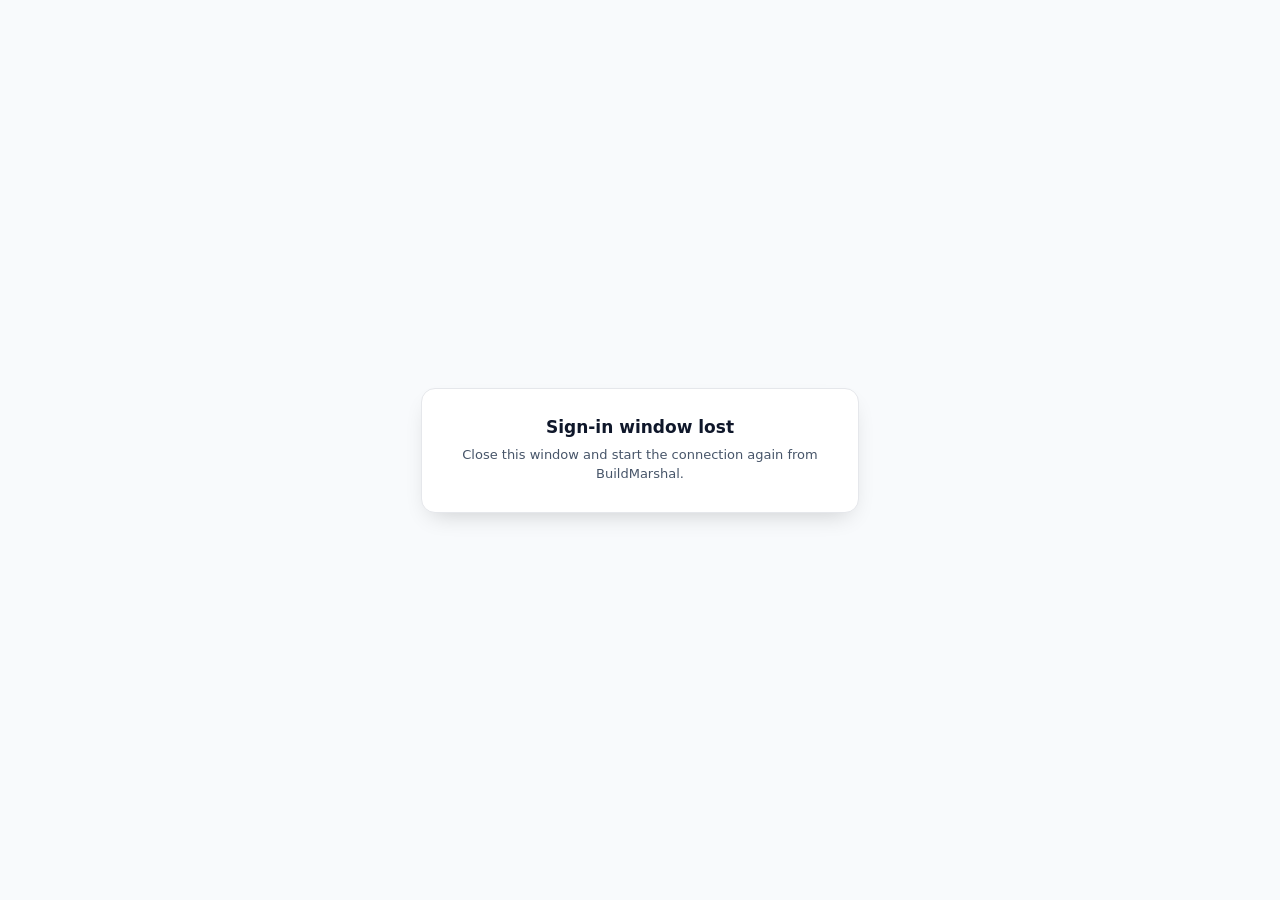
<file: BuildMarshalAI_capstone/frontend/oauth-callback.html>
<!DOCTYPE html>
<html lang="en">

<head>
  <meta charset="UTF-8">
  <meta name="viewport" content="width=device-width, initial-scale=1.0">
  <title>Finishing sign-in — BuildMarshal</title>
  <style>
    body {
      margin: 0;
      min-height: 100vh;
      display: flex;
      align-items: center;
      justify-content: center;
      font-family: Inter, system-ui, -apple-system, "Segoe UI", sans-serif;
      background: #f8fafc;
      color: #0f172a;
    }

    .panel {
      max-width: 380px;
      padding: 28px;
      text-align: center;
      background: #ffffff;
      border: 1px solid #e5e7eb;
      border-radius: 14px;
      box-shadow: 0 10px 25px -10px rgba(0, 0, 0, 0.2);
    }

    h1 { margin: 0 0 8px; font-size: 17px; }
    p { margin: 0; font-size: 13px; line-height: 1.5; color: #475569; }
    .error { color: #b91c1c; }
  </style>
</head>

<body>
  <div class="panel">
    <h1 id="heading">Finishing sign-in…</h1>
    <p id="detail">You can close this window if it does not close on its own.</p>
  </div>

  <script>
    // The Microsoft popup lands here with ?code=&state= (or an error). Hand the
    // values back to the window that opened it and close.
    //
    // The authorization code is single-use and is redeemed server-side with the
    // client secret and PKCE verifier, so it is only ever posted to this exact
    // origin — never to a wildcard target.
    (function () {
      var params = new URLSearchParams(window.location.search);
      var payload = {
        source: 'buildmarshal-oauth',
        provider: params.get('provider') || 'microsoft',
        code: params.get('code') || '',
        state: params.get('state') || '',
        error: params.get('error') || '',
        errorDescription: params.get('error_description') || ''
      };

      if (payload.error) {
        document.getElementById('heading').textContent = 'Sign-in failed';
        document.getElementById('heading').className = 'error';
        document.getElementById('detail').textContent =
          payload.errorDescription || payload.error;
      }

      try {
        if (window.opener && !window.opener.closed) {
          window.opener.postMessage(payload, window.location.origin);
          if (!payload.error) { window.close(); }
        } else {
          document.getElementById('heading').textContent = 'Sign-in window lost';
          document.getElementById('detail').textContent =
            'Close this window and start the connection again from BuildMarshal.';
        }
      } catch (e) {
        document.getElementById('heading').textContent = 'Sign-in could not complete';
        document.getElementById('detail').textContent = e.message;
      }
    })();
  </script>
</body>

</html>
</file>
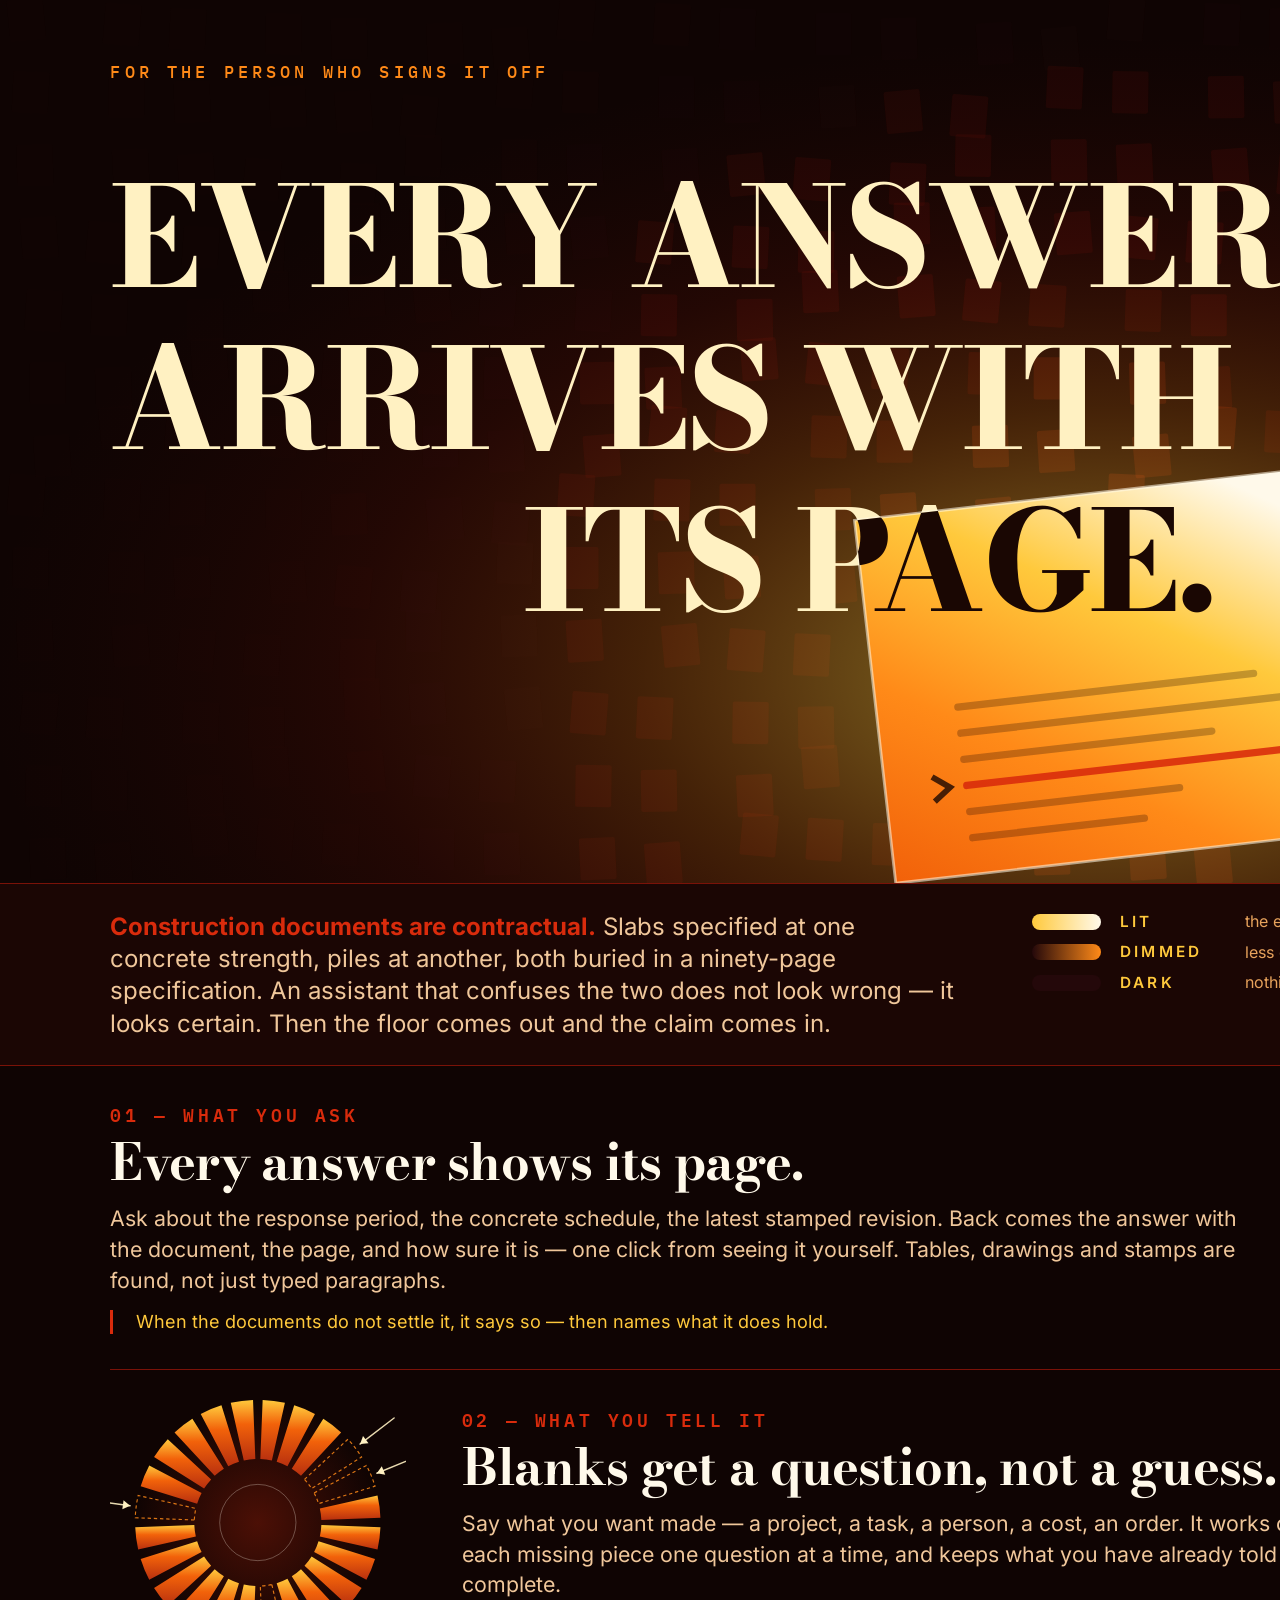
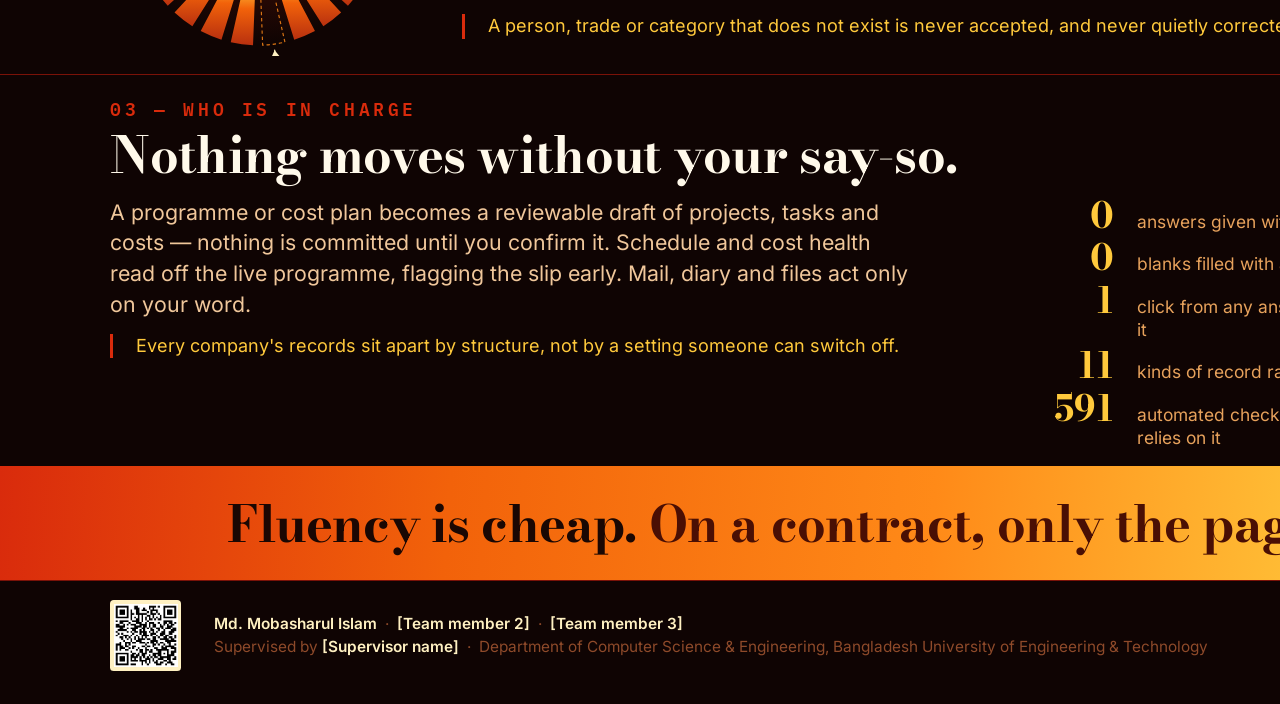
<file: BuildMarshalAI_capstone/poster/poster.html>
<!DOCTYPE html>
<html lang="en">
<head>
<meta charset="utf-8">
<title>BuildMarshalAI — Capstone Poster</title>
<link rel="stylesheet" href="fonts.css">
<style>
@page { size: 18.0in 24.0in; margin: 0; }
:root{
  --ground:#0F0403; --near:#24080A; --ember:#7A1208;
  --struct:#B8300F; --signal:#D92B0C; --mid:#F2620A;
  --orange:#FF8A18; --amber:#FFC93C; --paper:#FFF1C2;
  --core:#FFF9EA; --pageink:#1A0703; --dim:#E7A25C;
}
*{box-sizing:border-box;margin:0;padding:0}
html,body{width:18.0in;height:24.0in;overflow:hidden}
body{
  background:var(--ground); color:var(--paper);
  font-family:'Inter',Arial,sans-serif; line-height:1.34;
  -webkit-print-color-adjust:exact; print-color-adjust:exact;
}
.display{font-family:'Bodoni Moda',Didot,'Times New Roman',serif}
.mono{font-family:'IBM Plex Mono',monospace}

/* ── Hero ─────────────────────────────────────────────────────────── */
.hero{position:relative; width:18.0in; height:9.2in; overflow:hidden}
.hero .layer{position:absolute; inset:0}
.hero .layer svg{width:100%; height:100%; display:block}

.eyebrow{
  position:absolute; top:0.62in; left:1.15in; right:1.15in; z-index:6;
  display:flex; justify-content:space-between; font-size:13pt; font-weight:500;
  letter-spacing:.24em; text-transform:uppercase;
}
.eyebrow .l{color:var(--orange)} .eyebrow .r{color:#9A5330}

.headline{
  position:absolute; inset:0; z-index:5;
  padding:1.62in 0 0 1.15in;
  font-size:104pt; line-height:1.17; letter-spacing:-0.02em;
  font-weight:800; white-space:nowrap; pointer-events:none;
}
.headline .l3{padding-left:4.3in}
/* The same three lines twice: light against the dark, then ink where the
   page covers them. The sheet between the two layers does the masking. */
.headline.light{color:var(--paper)}
.headline.ink{color:var(--pageink); z-index:7; clip-path:polygon(49.450% 58.925%, 77.049% 52.766%, 79.439% 93.850%, 51.840% 100.009%)}

/* ── Stakes + legend ──────────────────────────────────────────────── */
.stakes{
  display:grid; grid-template-columns:1fr 6.1in; gap:0.75in; align-items:start;
  padding:0.28in 1.15in 0.26in; background:#1B0604;
  border-top:1px solid var(--ember); border-bottom:1px solid var(--ember);
}
.stakes .p{font-size:18pt; line-height:1.34; color:#F0C79B}
.stakes .p b{color:var(--signal); font-weight:700}
.legend{display:grid; gap:0.095in}
.legend .row{display:flex; align-items:center; gap:0.2in}
.legend .swatch{width:0.72in; height:0.17in; border-radius:0.09in; flex:0 0 auto}
.legend .k{font-size:11.5pt; font-weight:600; letter-spacing:.2em; color:var(--amber);
           width:1.1in; flex:0 0 auto}
.legend .v{font-size:12pt; color:var(--dim)}

/* ── Guarantees ───────────────────────────────────────────────────── */
.guarantee{display:grid; align-items:center; padding:0.20in 1.15in 0.18in}
.g-one{grid-template-columns:1fr 3.08in; gap:0.58in}
.g-two{grid-template-columns:3.08in 1fr; gap:0.58in}
.g-num{font-size:13.5pt; font-weight:600; letter-spacing:.2em; color:var(--signal)}
.deck{
  font-size:38pt; line-height:1.08; font-weight:700; color:var(--core);
  margin:0.09in 0 0.14in; letter-spacing:-0.014em;
}
.body{font-size:16pt; line-height:1.44; color:#F0C79B}
.proof{
  font-size:13.5pt; line-height:1.36; color:var(--amber); margin-top:0.15in;
  padding-left:0.24in; border-left:3px solid var(--signal);
}
.ring svg{width:100%; height:auto; display:block}
.hairline{height:1px; background:var(--ember); margin:0 1.15in}

/* ── Third promise + the figures ──────────────────────────────────── */
.tail{
  padding:0.22in 1.15in 0.18in;
  border-top:1px solid var(--ember);
}
.tail-cols{display:grid; grid-template-columns:1fr 6.6in; gap:0.7in;
            margin-top:0.10in; align-items:start}
.figures{display:grid; gap:0.065in}
.figures .row{display:flex; align-items:baseline; gap:0.24in}
.figures .n{
  font-family:'Bodoni Moda',serif; font-size:27pt; font-weight:700; line-height:1;
  color:var(--amber); width:1.35in; text-align:right; flex:0 0 auto;
}
.figures .t{font-size:13pt; line-height:1.3; color:var(--dim)}

/* ── Closing ──────────────────────────────────────────────────────── */
.closing{
  padding:0.30in 1.15in 0.28in; text-align:center;
  /* Starts at signal red, not oxblood: the ink-dark text has to hold its
     contrast at the cool end of the band as well as the hot one. */
  background:linear-gradient(94deg,#D92B0C 0%,#F2620A 26%,
              #FF8A18 54%,#FFC93C 80%,#FFE07A 100%);
}
.closing p{font-size:38pt; line-height:1.14; font-weight:700;
           color:#1A0703; letter-spacing:-0.016em}
.closing b{color:#4A0F04; font-weight:700}

/* ── Footer ───────────────────────────────────────────────────────── */
footer{
  padding:0.20in 1.15in; display:flex; align-items:center; gap:0.34in;
  border-top:1px solid var(--ember); font-size:11.5pt; color:#8E4A2A;
}
footer .qr{width:0.74in;height:0.74in;background:var(--paper);padding:0.04in;
           border-radius:0.04in;flex:0 0 auto}
footer .qr img{width:100%;height:100%;display:block}
footer .grow{flex:1; line-height:1.5}
footer b{color:var(--paper); font-weight:600}
</style>
</head>
<body>

<section class="hero">
  <div class="layer"><svg viewBox="0 0 1800 919" xmlns="http://www.w3.org/2000/svg" preserveAspectRatio="none" aria-hidden="true"><rect x="8.59" y="-1.41" width="37.64" height="43.83" rx="2.26" fill="#24080A" fill-opacity="0.06" transform="rotate(-5.4 27.41 20.5)"/><rect x="108.41" y="3.53" width="37.64" height="43.83" rx="2.26" fill="#24080A" fill-opacity="0.06" transform="rotate(4.5 127.23 25.45)"/><rect x="176.73" y="8.48" width="37.64" height="43.83" rx="2.26" fill="#24080A" fill-opacity="0.06" transform="rotate(2.7 195.55 30.4)"/><rect x="276.55" y="13.43" width="37.64" height="43.83" rx="2.26" fill="#24080A" fill-opacity="0.06" transform="rotate(0.9 295.36 35.35)"/><rect x="344.86" y="18.38" width="37.64" height="43.83" rx="2.26" fill="#24080A" fill-opacity="0.06" transform="rotate(-0.9 363.68 40.29)"/><rect x="444.68" y="23.33" width="37.64" height="43.83" rx="2.26" fill="#24080A" fill-opacity="0.06" transform="rotate(-2.7 463.5 45.24)"/><rect x="513" y="28.28" width="37.64" height="43.83" rx="2.26" fill="#24080A" fill-opacity="0.07" transform="rotate(-4.5 531.82 50.19)"/><rect x="581.32" y="-1.41" width="37.64" height="43.83" rx="2.26" fill="#24080A" fill-opacity="0.08" transform="rotate(5.4 600.14 20.5)"/><rect x="681.14" y="3.53" width="37.64" height="43.83" rx="2.26" fill="#24080A" fill-opacity="0.09" transform="rotate(3.6 699.95 25.45)"/><rect x="749.45" y="8.48" width="37.64" height="43.83" rx="2.26" fill="#24080A" fill-opacity="0.10" transform="rotate(1.8 768.27 30.4)"/><rect x="849.27" y="13.43" width="37.64" height="43.83" rx="2.26" fill="#24080A" fill-opacity="0.10" transform="rotate(0 868.09 35.35)"/><rect x="917.59" y="18.38" width="37.64" height="43.83" rx="2.26" fill="#24080A" fill-opacity="0.11" transform="rotate(-1.8 936.41 40.29)"/><rect x="1017.41" y="23.33" width="37.64" height="43.83" rx="2.26" fill="#24080A" fill-opacity="0.11" transform="rotate(-3.6 1036.23 45.24)"/><rect x="1085.73" y="28.28" width="37.64" height="43.83" rx="2.26" fill="#24080A" fill-opacity="0.12" transform="rotate(-5.4 1104.55 50.19)"/><rect x="1154.05" y="-1.41" width="37.64" height="43.83" rx="2.26" fill="#24080A" fill-opacity="0.12" transform="rotate(4.5 1172.86 20.5)"/><rect x="1253.86" y="3.53" width="37.64" height="43.83" rx="2.26" fill="#24080A" fill-opacity="0.11" transform="rotate(2.7 1272.68 25.45)"/><rect x="1322.18" y="8.48" width="37.64" height="43.83" rx="2.26" fill="#24080A" fill-opacity="0.11" transform="rotate(0.9 1341 30.4)"/><rect x="1422" y="13.43" width="37.64" height="43.83" rx="2.26" fill="#24080A" fill-opacity="0.11" transform="rotate(-0.9 1440.82 35.35)"/><rect x="1490.32" y="18.38" width="37.64" height="43.83" rx="2.26" fill="#24080A" fill-opacity="0.10" transform="rotate(-2.7 1509.14 40.29)"/><rect x="1590.14" y="23.33" width="37.64" height="43.83" rx="2.26" fill="#24080A" fill-opacity="0.09" transform="rotate(-4.5 1608.95 45.24)"/><rect x="1658.45" y="28.28" width="37.64" height="43.83" rx="2.26" fill="#24080A" fill-opacity="0.08" transform="rotate(5.4 1677.27 50.19)"/><rect x="1726.77" y="-1.41" width="37.64" height="43.83" rx="2.26" fill="#24080A" fill-opacity="0.07" transform="rotate(3.6 1745.59 20.5)"/><rect x="13.09" y="74.23" width="37.64" height="43.83" rx="2.26" fill="#24080A" fill-opacity="0.06" transform="rotate(2.7 31.91 96.14)"/><rect x="112.91" y="79.18" width="37.64" height="43.83" rx="2.26" fill="#24080A" fill-opacity="0.06" transform="rotate(0.9 131.73 101.09)"/><rect x="181.23" y="84.12" width="37.64" height="43.83" rx="2.26" fill="#24080A" fill-opacity="0.06" transform="rotate(-0.9 200.05 106.04)"/><rect x="281.05" y="89.07" width="37.64" height="43.83" rx="2.26" fill="#24080A" fill-opacity="0.06" transform="rotate(-2.7 299.86 110.99)"/><rect x="349.36" y="94.02" width="37.64" height="43.83" rx="2.26" fill="#24080A" fill-opacity="0.06" transform="rotate(-4.5 368.18 115.94)"/><rect x="417.68" y="98.97" width="37.64" height="43.83" rx="2.26" fill="#24080A" fill-opacity="0.07" transform="rotate(5.4 436.5 120.88)"/><rect x="517.5" y="69.28" width="37.64" height="43.83" rx="2.26" fill="#24080A" fill-opacity="0.08" transform="rotate(3.6 536.32 91.19)"/><rect x="585.82" y="74.23" width="37.64" height="43.83" rx="2.26" fill="#24080A" fill-opacity="0.09" transform="rotate(1.8 604.64 96.14)"/><rect x="685.64" y="79.18" width="37.64" height="43.83" rx="2.26" fill="#24080A" fill-opacity="0.10" transform="rotate(0 704.45 101.09)"/><rect x="753.95" y="84.12" width="37.64" height="43.83" rx="2.26" fill="#24080A" fill-opacity="0.11" transform="rotate(-1.8 772.77 106.04)"/><rect x="853.77" y="89.07" width="37.64" height="43.83" rx="2.26" fill="#24080A" fill-opacity="0.12" transform="rotate(-3.6 872.59 110.99)"/><rect x="922.09" y="94.02" width="37.64" height="43.83" rx="2.26" fill="#7A1208" fill-opacity="0.12" transform="rotate(-5.4 940.91 115.94)"/><rect x="990.41" y="98.97" width="37.64" height="43.83" rx="2.26" fill="#7A1208" fill-opacity="0.13" transform="rotate(4.5 1009.23 120.88)"/><rect x="1090.23" y="69.28" width="37.64" height="43.83" rx="2.26" fill="#7A1208" fill-opacity="0.13" transform="rotate(2.7 1109.05 91.19)"/><rect x="1158.55" y="74.23" width="37.64" height="43.83" rx="2.26" fill="#7A1208" fill-opacity="0.13" transform="rotate(0.9 1177.36 96.14)"/><rect x="1258.36" y="79.18" width="37.64" height="43.83" rx="2.26" fill="#7A1208" fill-opacity="0.13" transform="rotate(-0.9 1277.18 101.09)"/><rect x="1326.68" y="84.12" width="37.64" height="43.83" rx="2.26" fill="#7A1208" fill-opacity="0.12" transform="rotate(-2.7 1345.5 106.04)"/><rect x="1426.5" y="89.07" width="37.64" height="43.83" rx="2.26" fill="#24080A" fill-opacity="0.12" transform="rotate(-4.5 1445.32 110.99)"/><rect x="1494.82" y="94.02" width="37.64" height="43.83" rx="2.26" fill="#24080A" fill-opacity="0.11" transform="rotate(5.4 1513.64 115.94)"/><rect x="1563.14" y="98.97" width="37.64" height="43.83" rx="2.26" fill="#24080A" fill-opacity="0.10" transform="rotate(3.6 1581.95 120.88)"/><rect x="1662.95" y="69.28" width="37.64" height="43.83" rx="2.26" fill="#24080A" fill-opacity="0.09" transform="rotate(1.8 1681.77 91.19)"/><rect x="1731.27" y="74.23" width="37.64" height="43.83" rx="2.26" fill="#24080A" fill-opacity="0.08" transform="rotate(0 1750.09 96.14)"/><rect x="17.59" y="149.87" width="37.64" height="43.83" rx="2.26" fill="#24080A" fill-opacity="0.06" transform="rotate(-0.9 36.41 171.78)"/><rect x="117.41" y="154.82" width="37.64" height="43.83" rx="2.26" fill="#24080A" fill-opacity="0.06" transform="rotate(-2.7 136.23 176.73)"/><rect x="185.73" y="159.76" width="37.64" height="43.83" rx="2.26" fill="#24080A" fill-opacity="0.06" transform="rotate(-4.5 204.55 181.68)"/><rect x="254.05" y="164.71" width="37.64" height="43.83" rx="2.26" fill="#24080A" fill-opacity="0.06" transform="rotate(5.4 272.86 186.63)"/><rect x="353.86" y="169.66" width="37.64" height="43.83" rx="2.26" fill="#24080A" fill-opacity="0.06" transform="rotate(3.6 372.68 191.58)"/><rect x="422.18" y="139.97" width="37.64" height="43.83" rx="2.26" fill="#24080A" fill-opacity="0.08" transform="rotate(1.8 441 161.89)"/><rect x="522" y="144.92" width="37.64" height="43.83" rx="2.26" fill="#24080A" fill-opacity="0.09" transform="rotate(0 540.82 166.83)"/><rect x="590.32" y="149.87" width="37.64" height="43.83" rx="2.26" fill="#24080A" fill-opacity="0.10" transform="rotate(-1.8 609.14 171.78)"/><rect x="690.14" y="154.82" width="37.64" height="43.83" rx="2.26" fill="#24080A" fill-opacity="0.11" transform="rotate(-3.6 708.95 176.73)"/><rect x="758.45" y="159.76" width="37.64" height="43.83" rx="2.26" fill="#7A1208" fill-opacity="0.12" transform="rotate(-5.4 777.27 181.68)"/><rect x="826.77" y="164.71" width="37.64" height="43.83" rx="2.26" fill="#7A1208" fill-opacity="0.13" transform="rotate(4.5 845.59 186.63)"/><rect x="926.59" y="169.66" width="37.64" height="43.83" rx="2.26" fill="#7A1208" fill-opacity="0.13" transform="rotate(2.7 945.41 191.58)"/><rect x="994.91" y="139.97" width="37.64" height="43.83" rx="2.26" fill="#7A1208" fill-opacity="0.14" transform="rotate(0.9 1013.73 161.89)"/><rect x="1094.73" y="144.92" width="37.64" height="43.83" rx="2.26" fill="#7A1208" fill-opacity="0.14" transform="rotate(-0.9 1113.55 166.83)"/><rect x="1163.05" y="149.87" width="37.64" height="43.83" rx="2.26" fill="#7A1208" fill-opacity="0.14" transform="rotate(-2.7 1181.86 171.78)"/><rect x="1262.86" y="154.82" width="37.64" height="43.83" rx="2.26" fill="#7A1208" fill-opacity="0.14" transform="rotate(-4.5 1281.68 176.73)"/><rect x="1331.18" y="159.76" width="37.64" height="43.83" rx="2.26" fill="#7A1208" fill-opacity="0.13" transform="rotate(5.4 1350 181.68)"/><rect x="1399.5" y="164.71" width="37.64" height="43.83" rx="2.26" fill="#7A1208" fill-opacity="0.13" transform="rotate(3.6 1418.32 186.63)"/><rect x="1499.32" y="169.66" width="37.64" height="43.83" rx="2.26" fill="#7A1208" fill-opacity="0.12" transform="rotate(1.8 1518.14 191.58)"/><rect x="1567.64" y="139.97" width="37.64" height="43.83" rx="2.26" fill="#24080A" fill-opacity="0.11" transform="rotate(0 1586.45 161.89)"/><rect x="1667.45" y="144.92" width="37.64" height="43.83" rx="2.26" fill="#24080A" fill-opacity="0.10" transform="rotate(-1.8 1686.27 166.83)"/><rect x="1735.77" y="149.87" width="37.64" height="43.83" rx="2.26" fill="#24080A" fill-opacity="0.09" transform="rotate(-3.6 1754.59 171.78)"/><rect x="22.09" y="225.51" width="37.64" height="43.83" rx="2.26" fill="#24080A" fill-opacity="0.06" transform="rotate(-4.5 40.91 247.42)"/><rect x="90.41" y="230.46" width="37.64" height="43.83" rx="2.26" fill="#24080A" fill-opacity="0.06" transform="rotate(5.4 109.23 252.37)"/><rect x="190.23" y="235.41" width="37.64" height="43.83" rx="2.26" fill="#24080A" fill-opacity="0.06" transform="rotate(3.6 209.05 257.32)"/><rect x="258.55" y="240.35" width="37.64" height="43.83" rx="2.26" fill="#24080A" fill-opacity="0.06" transform="rotate(1.8 277.36 262.27)"/><rect x="358.36" y="210.66" width="37.64" height="43.83" rx="2.26" fill="#24080A" fill-opacity="0.07" transform="rotate(0 377.18 232.58)"/><rect x="426.68" y="215.61" width="37.64" height="43.83" rx="2.26" fill="#24080A" fill-opacity="0.08" transform="rotate(-1.8 445.5 237.53)"/><rect x="526.5" y="220.56" width="37.64" height="43.83" rx="2.26" fill="#24080A" fill-opacity="0.09" transform="rotate(-3.6 545.32 242.47)"/><rect x="594.82" y="225.51" width="37.64" height="43.83" rx="2.26" fill="#24080A" fill-opacity="0.11" transform="rotate(-5.4 613.64 247.42)"/><rect x="663.14" y="230.46" width="37.64" height="43.83" rx="2.26" fill="#7A1208" fill-opacity="0.12" transform="rotate(4.5 681.95 252.37)"/><rect x="762.95" y="235.41" width="37.64" height="43.83" rx="2.26" fill="#7A1208" fill-opacity="0.13" transform="rotate(2.7 781.77 257.32)"/><rect x="831.27" y="240.35" width="37.64" height="43.83" rx="2.26" fill="#7A1208" fill-opacity="0.14" transform="rotate(0.9 850.09 262.27)"/><rect x="931.09" y="210.66" width="37.64" height="43.83" rx="2.26" fill="#7A1208" fill-opacity="0.15" transform="rotate(-0.9 949.91 232.58)"/><rect x="999.41" y="215.61" width="37.64" height="43.83" rx="2.26" fill="#7A1208" fill-opacity="0.15" transform="rotate(-2.7 1018.23 237.53)"/><rect x="1099.23" y="220.56" width="37.64" height="43.83" rx="2.26" fill="#7A1208" fill-opacity="0.15" transform="rotate(-4.5 1118.05 242.47)"/><rect x="1167.55" y="225.51" width="37.64" height="43.83" rx="2.26" fill="#7A1208" fill-opacity="0.15" transform="rotate(5.4 1186.36 247.42)"/><rect x="1235.86" y="230.46" width="37.64" height="43.83" rx="2.26" fill="#7A1208" fill-opacity="0.15" transform="rotate(3.6 1254.68 252.37)"/><rect x="1335.68" y="235.41" width="37.64" height="43.83" rx="2.26" fill="#7A1208" fill-opacity="0.15" transform="rotate(1.8 1354.5 257.32)"/><rect x="1404" y="240.35" width="37.64" height="43.83" rx="2.26" fill="#7A1208" fill-opacity="0.14" transform="rotate(0 1422.82 262.27)"/><rect x="1503.82" y="210.66" width="37.64" height="43.83" rx="2.26" fill="#7A1208" fill-opacity="0.13" transform="rotate(-1.8 1522.64 232.58)"/><rect x="1572.14" y="215.61" width="37.64" height="43.83" rx="2.26" fill="#7A1208" fill-opacity="0.12" transform="rotate(-3.6 1590.95 237.53)"/><rect x="1671.95" y="220.56" width="37.64" height="43.83" rx="2.26" fill="#24080A" fill-opacity="0.11" transform="rotate(-5.4 1690.77 242.47)"/><rect x="1740.27" y="225.51" width="37.64" height="43.83" rx="2.26" fill="#24080A" fill-opacity="0.10" transform="rotate(4.5 1759.09 247.42)"/><rect x="26.59" y="301.15" width="37.64" height="43.83" rx="2.26" fill="#24080A" fill-opacity="0.06" transform="rotate(3.6 45.41 323.06)"/><rect x="94.91" y="306.1" width="37.64" height="43.83" rx="2.26" fill="#24080A" fill-opacity="0.06" transform="rotate(1.8 113.73 328.01)"/><rect x="194.73" y="311.05" width="37.64" height="43.83" rx="2.26" fill="#24080A" fill-opacity="0.06" transform="rotate(0 213.55 332.96)"/><rect x="263.05" y="281.36" width="37.64" height="43.83" rx="2.26" fill="#24080A" fill-opacity="0.06" transform="rotate(-1.8 281.86 303.27)"/><rect x="362.86" y="286.3" width="37.64" height="43.83" rx="2.26" fill="#24080A" fill-opacity="0.07" transform="rotate(-3.6 381.68 308.22)"/><rect x="431.18" y="291.25" width="37.64" height="43.83" rx="2.26" fill="#24080A" fill-opacity="0.09" transform="rotate(-5.4 450 313.17)"/><rect x="499.5" y="296.2" width="37.64" height="43.83" rx="2.26" fill="#24080A" fill-opacity="0.10" transform="rotate(4.5 518.32 318.12)"/><rect x="599.32" y="301.15" width="37.64" height="43.83" rx="2.26" fill="#24080A" fill-opacity="0.11" transform="rotate(2.7 618.14 323.06)"/><rect x="667.64" y="306.1" width="37.64" height="43.83" rx="2.26" fill="#7A1208" fill-opacity="0.13" transform="rotate(0.9 686.45 328.01)"/><rect x="767.45" y="311.05" width="37.64" height="43.83" rx="2.26" fill="#7A1208" fill-opacity="0.14" transform="rotate(-0.9 786.27 332.96)"/><rect x="835.77" y="281.36" width="37.64" height="43.83" rx="2.26" fill="#7A1208" fill-opacity="0.15" transform="rotate(-2.7 854.59 303.27)"/><rect x="935.59" y="286.3" width="37.64" height="43.83" rx="2.26" fill="#7A1208" fill-opacity="0.16" transform="rotate(-4.5 954.41 308.22)"/><rect x="1003.91" y="291.25" width="37.64" height="43.83" rx="2.26" fill="#7A1208" fill-opacity="0.16" transform="rotate(5.4 1022.73 313.17)"/><rect x="1072.23" y="296.2" width="37.64" height="43.83" rx="2.26" fill="#7A1208" fill-opacity="0.17" transform="rotate(3.6 1091.05 318.12)"/><rect x="1172.05" y="301.15" width="37.64" height="43.83" rx="2.26" fill="#7A1208" fill-opacity="0.17" transform="rotate(1.8 1190.86 323.06)"/><rect x="1240.36" y="306.1" width="37.64" height="43.83" rx="2.26" fill="#7A1208" fill-opacity="0.16" transform="rotate(0 1259.18 328.01)"/><rect x="1340.18" y="311.05" width="37.64" height="43.83" rx="2.26" fill="#7A1208" fill-opacity="0.16" transform="rotate(-1.8 1359 332.96)"/><rect x="1408.5" y="281.36" width="37.64" height="43.83" rx="2.26" fill="#7A1208" fill-opacity="0.15" transform="rotate(-3.6 1427.32 303.27)"/><rect x="1508.32" y="286.3" width="37.64" height="43.83" rx="2.26" fill="#7A1208" fill-opacity="0.14" transform="rotate(-5.4 1527.14 308.22)"/><rect x="1576.64" y="291.25" width="37.64" height="43.83" rx="2.26" fill="#7A1208" fill-opacity="0.13" transform="rotate(4.5 1595.45 313.17)"/><rect x="1644.95" y="296.2" width="37.64" height="43.83" rx="2.26" fill="#24080A" fill-opacity="0.12" transform="rotate(2.7 1663.77 318.12)"/><rect x="1744.77" y="301.15" width="37.64" height="43.83" rx="2.26" fill="#24080A" fill-opacity="0.10" transform="rotate(0.9 1763.59 323.06)"/><rect x="31.09" y="376.79" width="37.64" height="43.83" rx="2.26" fill="#24080A" fill-opacity="0.06" transform="rotate(0 49.91 398.7)"/><rect x="99.41" y="381.74" width="37.64" height="43.83" rx="2.26" fill="#24080A" fill-opacity="0.06" transform="rotate(-1.8 118.23 403.65)"/><rect x="199.23" y="352.05" width="37.64" height="43.83" rx="2.26" fill="#24080A" fill-opacity="0.06" transform="rotate(-3.6 218.05 373.96)"/><rect x="267.55" y="357" width="37.64" height="43.83" rx="2.26" fill="#24080A" fill-opacity="0.07" transform="rotate(-5.4 286.36 378.91)"/><rect x="335.86" y="361.94" width="37.64" height="43.83" rx="2.26" fill="#24080A" fill-opacity="0.08" transform="rotate(4.5 354.68 383.86)"/><rect x="435.68" y="366.89" width="37.64" height="43.83" rx="2.26" fill="#24080A" fill-opacity="0.09" transform="rotate(2.7 454.5 388.81)"/><rect x="504" y="371.84" width="37.64" height="43.83" rx="2.26" fill="#24080A" fill-opacity="0.11" transform="rotate(0.9 522.82 393.76)"/><rect x="603.82" y="376.79" width="37.64" height="43.83" rx="2.26" fill="#7A1208" fill-opacity="0.12" transform="rotate(-0.9 622.64 398.7)"/><rect x="672.14" y="381.74" width="37.64" height="43.83" rx="2.26" fill="#7A1208" fill-opacity="0.13" transform="rotate(-2.7 690.95 403.65)"/><rect x="771.95" y="352.05" width="37.64" height="43.83" rx="2.26" fill="#7A1208" fill-opacity="0.15" transform="rotate(-4.5 790.77 373.96)"/><rect x="840.27" y="357" width="37.64" height="43.83" rx="2.26" fill="#7A1208" fill-opacity="0.16" transform="rotate(5.4 859.09 378.91)"/><rect x="908.59" y="361.94" width="37.64" height="43.83" rx="2.26" fill="#7A1208" fill-opacity="0.17" transform="rotate(3.6 927.41 383.86)"/><rect x="1008.41" y="366.89" width="37.64" height="43.83" rx="2.26" fill="#7A1208" fill-opacity="0.18" transform="rotate(1.8 1027.23 388.81)"/><rect x="1076.73" y="371.84" width="37.64" height="43.83" rx="2.26" fill="#B8300F" fill-opacity="0.18" transform="rotate(0 1095.55 393.76)"/><rect x="1176.55" y="376.79" width="37.64" height="43.83" rx="2.26" fill="#B8300F" fill-opacity="0.18" transform="rotate(-1.8 1195.36 398.7)"/><rect x="1244.86" y="381.74" width="37.64" height="43.83" rx="2.26" fill="#7A1208" fill-opacity="0.18" transform="rotate(-3.6 1263.68 403.65)"/><rect x="1344.68" y="352.05" width="37.64" height="43.83" rx="2.26" fill="#7A1208" fill-opacity="0.17" transform="rotate(-5.4 1363.5 373.96)"/><rect x="1413" y="357" width="37.64" height="43.83" rx="2.26" fill="#7A1208" fill-opacity="0.16" transform="rotate(4.5 1431.82 378.91)"/><rect x="1481.32" y="361.94" width="37.64" height="43.83" rx="2.26" fill="#7A1208" fill-opacity="0.15" transform="rotate(2.7 1500.14 383.86)"/><rect x="1581.14" y="366.89" width="37.64" height="43.83" rx="2.26" fill="#7A1208" fill-opacity="0.14" transform="rotate(0.9 1599.95 388.81)"/><rect x="1649.45" y="371.84" width="37.64" height="43.83" rx="2.26" fill="#7A1208" fill-opacity="0.12" transform="rotate(-0.9 1668.27 393.76)"/><rect x="1749.27" y="376.79" width="37.64" height="43.83" rx="2.26" fill="#24080A" fill-opacity="0.11" transform="rotate(-2.7 1768.09 398.7)"/><rect x="35.59" y="452.43" width="37.64" height="43.83" rx="2.26" fill="#24080A" fill-opacity="0.06" transform="rotate(-3.6 54.41 474.35)"/><rect x="103.91" y="422.74" width="37.64" height="43.83" rx="2.26" fill="#24080A" fill-opacity="0.06" transform="rotate(-5.4 122.73 444.65)"/><rect x="172.23" y="427.69" width="37.64" height="43.83" rx="2.26" fill="#24080A" fill-opacity="0.06" transform="rotate(4.5 191.05 449.6)"/><rect x="272.05" y="432.64" width="37.64" height="43.83" rx="2.26" fill="#24080A" fill-opacity="0.07" transform="rotate(2.7 290.86 454.55)"/><rect x="340.36" y="437.59" width="37.64" height="43.83" rx="2.26" fill="#24080A" fill-opacity="0.08" transform="rotate(0.9 359.18 459.5)"/><rect x="440.18" y="442.53" width="37.64" height="43.83" rx="2.26" fill="#24080A" fill-opacity="0.10" transform="rotate(-0.9 459 464.45)"/><rect x="508.5" y="447.48" width="37.64" height="43.83" rx="2.26" fill="#24080A" fill-opacity="0.11" transform="rotate(-2.7 527.32 469.4)"/><rect x="608.32" y="452.43" width="37.64" height="43.83" rx="2.26" fill="#7A1208" fill-opacity="0.13" transform="rotate(-4.5 627.14 474.35)"/><rect x="676.64" y="422.74" width="37.64" height="43.83" rx="2.26" fill="#7A1208" fill-opacity="0.14" transform="rotate(5.4 695.45 444.65)"/><rect x="744.95" y="427.69" width="37.64" height="43.83" rx="2.26" fill="#7A1208" fill-opacity="0.15" transform="rotate(3.6 763.77 449.6)"/><rect x="844.77" y="432.64" width="37.64" height="43.83" rx="2.26" fill="#7A1208" fill-opacity="0.17" transform="rotate(1.8 863.59 454.55)"/><rect x="913.09" y="437.59" width="37.64" height="43.83" rx="2.26" fill="#7A1208" fill-opacity="0.18" transform="rotate(0 931.91 459.5)"/><rect x="1012.91" y="442.53" width="37.64" height="43.83" rx="2.26" fill="#B8300F" fill-opacity="0.19" transform="rotate(-1.8 1031.73 464.45)"/><rect x="1081.23" y="447.48" width="37.64" height="43.83" rx="2.26" fill="#B8300F" fill-opacity="0.19" transform="rotate(-3.6 1100.05 469.4)"/><rect x="1181.05" y="452.43" width="37.64" height="43.83" rx="2.26" fill="#B8300F" fill-opacity="0.19" transform="rotate(-5.4 1199.86 474.35)"/><rect x="1249.36" y="422.74" width="37.64" height="43.83" rx="2.26" fill="#B8300F" fill-opacity="0.19" transform="rotate(4.5 1268.18 444.65)"/><rect x="1317.68" y="427.69" width="37.64" height="43.83" rx="2.26" fill="#7A1208" fill-opacity="0.18" transform="rotate(2.7 1336.5 449.6)"/><rect x="1417.5" y="432.64" width="37.64" height="43.83" rx="2.26" fill="#7A1208" fill-opacity="0.17" transform="rotate(0.9 1436.32 454.55)"/><rect x="1485.82" y="437.59" width="37.64" height="43.83" rx="2.26" fill="#7A1208" fill-opacity="0.15" transform="rotate(-0.9 1504.64 459.5)"/><rect x="1585.64" y="442.53" width="37.64" height="43.83" rx="2.26" fill="#7A1208" fill-opacity="0.14" transform="rotate(-2.7 1604.45 464.45)"/><rect x="1653.95" y="447.48" width="37.64" height="43.83" rx="2.26" fill="#7A1208" fill-opacity="0.13" transform="rotate(-4.5 1672.77 469.4)"/><rect x="1753.77" y="452.43" width="37.64" height="43.83" rx="2.26" fill="#24080A" fill-opacity="0.11" transform="rotate(5.4 1772.59 474.35)"/><rect x="8.59" y="493.43" width="37.64" height="43.83" rx="2.26" fill="#24080A" fill-opacity="0.06" transform="rotate(4.5 27.41 515.35)"/><rect x="108.41" y="498.38" width="37.64" height="43.83" rx="2.26" fill="#24080A" fill-opacity="0.06" transform="rotate(2.7 127.23 520.3)"/><rect x="176.73" y="503.33" width="37.64" height="43.83" rx="2.26" fill="#24080A" fill-opacity="0.06" transform="rotate(0.9 195.55 525.24)"/><rect x="276.55" y="508.28" width="37.64" height="43.83" rx="2.26" fill="#24080A" fill-opacity="0.07" transform="rotate(-0.9 295.36 530.19)"/><rect x="344.86" y="513.23" width="37.64" height="43.83" rx="2.26" fill="#24080A" fill-opacity="0.09" transform="rotate(-2.7 363.68 535.14)"/><rect x="444.68" y="518.17" width="37.64" height="43.83" rx="2.26" fill="#24080A" fill-opacity="0.10" transform="rotate(-4.5 463.5 540.09)"/><rect x="513" y="523.12" width="37.64" height="43.83" rx="2.26" fill="#24080A" fill-opacity="0.11" transform="rotate(5.4 531.82 545.04)"/><rect x="581.32" y="493.43" width="37.64" height="43.83" rx="2.26" fill="#7A1208" fill-opacity="0.13" transform="rotate(3.6 600.14 515.35)"/><rect x="681.14" y="498.38" width="37.64" height="43.83" rx="2.26" fill="#7A1208" fill-opacity="0.14" transform="rotate(1.8 699.95 520.3)"/><rect x="749.45" y="503.33" width="37.64" height="43.83" rx="2.26" fill="#7A1208" fill-opacity="0.16" transform="rotate(0 768.27 525.24)"/><rect x="849.27" y="508.28" width="37.64" height="43.83" rx="2.26" fill="#7A1208" fill-opacity="0.17" transform="rotate(-1.8 868.09 530.19)"/><rect x="917.59" y="513.23" width="37.64" height="43.83" rx="2.26" fill="#B8300F" fill-opacity="0.18" transform="rotate(-3.6 936.41 535.14)"/><rect x="1017.41" y="518.17" width="37.64" height="43.83" rx="2.26" fill="#B8300F" fill-opacity="0.20" transform="rotate(-5.4 1036.23 540.09)"/><rect x="1085.73" y="523.12" width="37.64" height="43.83" rx="2.26" fill="#B8300F" fill-opacity="0.20" transform="rotate(4.5 1104.55 545.04)"/><rect x="1154.05" y="493.43" width="37.64" height="43.83" rx="2.26" fill="#B8300F" fill-opacity="0.21" transform="rotate(2.7 1172.86 515.35)"/><rect x="1253.86" y="498.38" width="37.64" height="43.83" rx="2.26" fill="#B8300F" fill-opacity="0.20" transform="rotate(0.9 1272.68 520.3)"/><rect x="1322.18" y="503.33" width="37.64" height="43.83" rx="2.26" fill="#B8300F" fill-opacity="0.19" transform="rotate(-0.9 1341 525.24)"/><rect x="1422" y="508.28" width="37.64" height="43.83" rx="2.26" fill="#7A1208" fill-opacity="0.17" transform="rotate(-2.7 1440.82 530.19)"/><rect x="1490.32" y="513.23" width="37.64" height="43.83" rx="2.26" fill="#7A1208" fill-opacity="0.16" transform="rotate(-4.5 1509.14 535.14)"/><rect x="1590.14" y="518.17" width="37.64" height="43.83" rx="2.26" fill="#7A1208" fill-opacity="0.15" transform="rotate(5.4 1608.95 540.09)"/><rect x="1658.45" y="523.12" width="37.64" height="43.83" rx="2.26" fill="#7A1208" fill-opacity="0.13" transform="rotate(3.6 1677.27 545.04)"/><rect x="1726.77" y="493.43" width="37.64" height="43.83" rx="2.26" fill="#24080A" fill-opacity="0.12" transform="rotate(1.8 1745.59 515.35)"/><rect x="13.09" y="569.07" width="37.64" height="43.83" rx="2.26" fill="#24080A" fill-opacity="0.06" transform="rotate(0.9 31.91 590.99)"/><rect x="112.91" y="574.02" width="37.64" height="43.83" rx="2.26" fill="#24080A" fill-opacity="0.06" transform="rotate(-0.9 131.73 595.94)"/><rect x="181.23" y="578.97" width="37.64" height="43.83" rx="2.26" fill="#24080A" fill-opacity="0.06" transform="rotate(-2.7 200.05 600.88)"/><rect x="281.05" y="583.92" width="37.64" height="43.83" rx="2.26" fill="#24080A" fill-opacity="0.07" transform="rotate(-4.5 299.86 605.83)"/><rect x="349.36" y="588.87" width="37.64" height="43.83" rx="2.26" fill="#24080A" fill-opacity="0.09" transform="rotate(5.4 368.18 610.78)"/><rect x="417.68" y="593.82" width="37.64" height="43.83" rx="2.26" fill="#24080A" fill-opacity="0.10" transform="rotate(3.6 436.5 615.73)"/><rect x="517.5" y="564.12" width="37.64" height="43.83" rx="2.26" fill="#24080A" fill-opacity="0.12" transform="rotate(1.8 536.32 586.04)"/><rect x="585.82" y="569.07" width="37.64" height="43.83" rx="2.26" fill="#7A1208" fill-opacity="0.13" transform="rotate(0 604.64 590.99)"/><rect x="685.64" y="574.02" width="37.64" height="43.83" rx="2.26" fill="#7A1208" fill-opacity="0.15" transform="rotate(-1.8 704.45 595.94)"/><rect x="753.95" y="578.97" width="37.64" height="43.83" rx="2.26" fill="#7A1208" fill-opacity="0.16" transform="rotate(-3.6 772.77 600.88)"/><rect x="853.77" y="583.92" width="37.64" height="43.83" rx="2.26" fill="#7A1208" fill-opacity="0.18" transform="rotate(-5.4 872.59 605.83)"/><rect x="922.09" y="588.87" width="37.64" height="43.83" rx="2.26" fill="#B8300F" fill-opacity="0.19" transform="rotate(4.5 940.91 610.78)"/><rect x="990.41" y="593.82" width="37.64" height="43.83" rx="2.26" fill="#B8300F" fill-opacity="0.20" transform="rotate(2.7 1009.23 615.73)"/><rect x="1090.23" y="564.12" width="37.64" height="43.83" rx="2.26" fill="#B8300F" fill-opacity="0.22" transform="rotate(0.9 1109.05 586.04)"/><rect x="1158.55" y="569.07" width="37.64" height="43.83" rx="2.26" fill="#B8300F" fill-opacity="0.22" transform="rotate(-0.9 1177.36 590.99)"/><rect x="1258.36" y="574.02" width="37.64" height="43.83" rx="2.26" fill="#B8300F" fill-opacity="0.21" transform="rotate(-2.7 1277.18 595.94)"/><rect x="1326.68" y="578.97" width="37.64" height="43.83" rx="2.26" fill="#B8300F" fill-opacity="0.19" transform="rotate(-4.5 1345.5 600.88)"/><rect x="1426.5" y="583.92" width="37.64" height="43.83" rx="2.26" fill="#7A1208" fill-opacity="0.18" transform="rotate(5.4 1445.32 605.83)"/><rect x="1494.82" y="588.87" width="37.64" height="43.83" rx="2.26" fill="#7A1208" fill-opacity="0.16" transform="rotate(3.6 1513.64 610.78)"/><rect x="1563.14" y="593.82" width="37.64" height="43.83" rx="2.26" fill="#7A1208" fill-opacity="0.15" transform="rotate(1.8 1581.95 615.73)"/><rect x="1662.95" y="564.12" width="37.64" height="43.83" rx="2.26" fill="#7A1208" fill-opacity="0.13" transform="rotate(0 1681.77 586.04)"/><rect x="1731.27" y="569.07" width="37.64" height="43.83" rx="2.26" fill="#7A1208" fill-opacity="0.12" transform="rotate(-1.8 1750.09 590.99)"/><rect x="17.59" y="644.71" width="37.64" height="43.83" rx="2.26" fill="#24080A" fill-opacity="0.06" transform="rotate(-2.7 36.41 666.63)"/><rect x="117.41" y="649.66" width="37.64" height="43.83" rx="2.26" fill="#24080A" fill-opacity="0.06" transform="rotate(-4.5 136.23 671.58)"/><rect x="185.73" y="654.61" width="37.64" height="43.83" rx="2.26" fill="#24080A" fill-opacity="0.06" transform="rotate(5.4 204.55 676.53)"/><rect x="254.05" y="659.56" width="37.64" height="43.83" rx="2.26" fill="#24080A" fill-opacity="0.07" transform="rotate(3.6 272.86 681.47)"/><rect x="353.86" y="664.51" width="37.64" height="43.83" rx="2.26" fill="#24080A" fill-opacity="0.09" transform="rotate(1.8 372.68 686.42)"/><rect x="422.18" y="634.82" width="37.64" height="43.83" rx="2.26" fill="#24080A" fill-opacity="0.10" transform="rotate(0 441 656.73)"/><rect x="522" y="639.77" width="37.64" height="43.83" rx="2.26" fill="#24080A" fill-opacity="0.12" transform="rotate(-1.8 540.82 661.68)"/><rect x="590.32" y="644.71" width="37.64" height="43.83" rx="2.26" fill="#7A1208" fill-opacity="0.13" transform="rotate(-3.6 609.14 666.63)"/><rect x="690.14" y="649.66" width="37.64" height="43.83" rx="2.26" fill="#7A1208" fill-opacity="0.15" transform="rotate(-5.4 708.95 671.58)"/><rect x="758.45" y="654.61" width="37.64" height="43.83" rx="2.26" fill="#7A1208" fill-opacity="0.16" transform="rotate(4.5 777.27 676.53)"/><rect x="826.77" y="659.56" width="37.64" height="43.83" rx="2.26" fill="#7A1208" fill-opacity="0.18" transform="rotate(2.7 845.59 681.47)"/><rect x="926.59" y="664.51" width="37.64" height="43.83" rx="2.26" fill="#B8300F" fill-opacity="0.19" transform="rotate(0.9 945.41 686.42)"/><rect x="994.91" y="634.82" width="37.64" height="43.83" rx="2.26" fill="#B8300F" fill-opacity="0.21" transform="rotate(-0.9 1013.73 656.73)"/><rect x="1094.73" y="639.77" width="37.64" height="43.83" rx="2.26" fill="#B8300F" fill-opacity="0.22" transform="rotate(-2.7 1113.55 661.68)"/><rect x="1163.05" y="644.71" width="37.64" height="43.83" rx="2.26" fill="#B8300F" fill-opacity="0.22" transform="rotate(-4.5 1181.86 666.63)"/><rect x="1262.86" y="649.66" width="37.64" height="43.83" rx="2.26" fill="#B8300F" fill-opacity="0.21" transform="rotate(5.4 1281.68 671.58)"/><rect x="1331.18" y="654.61" width="37.64" height="43.83" rx="2.26" fill="#B8300F" fill-opacity="0.19" transform="rotate(3.6 1350 676.53)"/><rect x="1399.5" y="659.56" width="37.64" height="43.83" rx="2.26" fill="#B8300F" fill-opacity="0.18" transform="rotate(1.8 1418.32 681.47)"/><rect x="1499.32" y="664.51" width="37.64" height="43.83" rx="2.26" fill="#7A1208" fill-opacity="0.16" transform="rotate(0 1518.14 686.42)"/><rect x="1567.64" y="634.82" width="37.64" height="43.83" rx="2.26" fill="#7A1208" fill-opacity="0.15" transform="rotate(-1.8 1586.45 656.73)"/><rect x="1667.45" y="639.77" width="37.64" height="43.83" rx="2.26" fill="#7A1208" fill-opacity="0.13" transform="rotate(-3.6 1686.27 661.68)"/><rect x="1735.77" y="644.71" width="37.64" height="43.83" rx="2.26" fill="#7A1208" fill-opacity="0.12" transform="rotate(-5.4 1754.59 666.63)"/><rect x="22.09" y="720.35" width="37.64" height="43.83" rx="2.26" fill="#24080A" fill-opacity="0.06" transform="rotate(5.4 40.91 742.27)"/><rect x="90.41" y="725.3" width="37.64" height="43.83" rx="2.26" fill="#24080A" fill-opacity="0.06" transform="rotate(3.6 109.23 747.22)"/><rect x="190.23" y="730.25" width="37.64" height="43.83" rx="2.26" fill="#24080A" fill-opacity="0.06" transform="rotate(1.8 209.05 752.17)"/><rect x="258.55" y="735.2" width="37.64" height="43.83" rx="2.26" fill="#24080A" fill-opacity="0.07" transform="rotate(0 277.36 757.11)"/><rect x="358.36" y="705.51" width="37.64" height="43.83" rx="2.26" fill="#24080A" fill-opacity="0.09" transform="rotate(-1.8 377.18 727.42)"/><rect x="426.68" y="710.46" width="37.64" height="43.83" rx="2.26" fill="#24080A" fill-opacity="0.10" transform="rotate(-3.6 445.5 732.37)"/><rect x="526.5" y="715.41" width="37.64" height="43.83" rx="2.26" fill="#24080A" fill-opacity="0.12" transform="rotate(-5.4 545.32 737.32)"/><rect x="594.82" y="720.35" width="37.64" height="43.83" rx="2.26" fill="#7A1208" fill-opacity="0.13" transform="rotate(4.5 613.64 742.27)"/><rect x="663.14" y="725.3" width="37.64" height="43.83" rx="2.26" fill="#7A1208" fill-opacity="0.15" transform="rotate(2.7 681.95 747.22)"/><rect x="762.95" y="730.25" width="37.64" height="43.83" rx="2.26" fill="#7A1208" fill-opacity="0.16" transform="rotate(0.9 781.77 752.17)"/><rect x="831.27" y="735.2" width="37.64" height="43.83" rx="2.26" fill="#7A1208" fill-opacity="0.17" transform="rotate(-0.9 850.09 757.11)"/><rect x="931.09" y="705.51" width="37.64" height="43.83" rx="2.26" fill="#B8300F" fill-opacity="0.19" transform="rotate(-2.7 949.91 727.42)"/><rect x="999.41" y="710.46" width="37.64" height="43.83" rx="2.26" fill="#B8300F" fill-opacity="0.20" transform="rotate(-4.5 1018.23 732.37)"/><rect x="1099.23" y="715.41" width="37.64" height="43.83" rx="2.26" fill="#B8300F" fill-opacity="0.21" transform="rotate(5.4 1118.05 737.32)"/><rect x="1167.55" y="720.35" width="37.64" height="43.83" rx="2.26" fill="#B8300F" fill-opacity="0.21" transform="rotate(3.6 1186.36 742.27)"/><rect x="1235.86" y="725.3" width="37.64" height="43.83" rx="2.26" fill="#B8300F" fill-opacity="0.20" transform="rotate(1.8 1254.68 747.22)"/><rect x="1335.68" y="730.25" width="37.64" height="43.83" rx="2.26" fill="#B8300F" fill-opacity="0.19" transform="rotate(0 1354.5 752.17)"/><rect x="1404" y="735.2" width="37.64" height="43.83" rx="2.26" fill="#7A1208" fill-opacity="0.18" transform="rotate(-1.8 1422.82 757.11)"/><rect x="1503.82" y="705.51" width="37.64" height="43.83" rx="2.26" fill="#7A1208" fill-opacity="0.16" transform="rotate(-3.6 1522.64 727.42)"/><rect x="1572.14" y="710.46" width="37.64" height="43.83" rx="2.26" fill="#7A1208" fill-opacity="0.15" transform="rotate(-5.4 1590.95 732.37)"/><rect x="1671.95" y="715.41" width="37.64" height="43.83" rx="2.26" fill="#7A1208" fill-opacity="0.13" transform="rotate(4.5 1690.77 737.32)"/><rect x="1740.27" y="720.35" width="37.64" height="43.83" rx="2.26" fill="#7A1208" fill-opacity="0.12" transform="rotate(2.7 1759.09 742.27)"/><rect x="26.59" y="796" width="37.64" height="43.83" rx="2.26" fill="#24080A" fill-opacity="0.06" transform="rotate(1.8 45.41 817.91)"/><rect x="94.91" y="800.94" width="37.64" height="43.83" rx="2.26" fill="#24080A" fill-opacity="0.06" transform="rotate(0 113.73 822.86)"/><rect x="194.73" y="805.89" width="37.64" height="43.83" rx="2.26" fill="#24080A" fill-opacity="0.06" transform="rotate(-1.8 213.55 827.81)"/><rect x="263.05" y="776.2" width="37.64" height="43.83" rx="2.26" fill="#24080A" fill-opacity="0.07" transform="rotate(-3.6 281.86 798.12)"/><rect x="362.86" y="781.15" width="37.64" height="43.83" rx="2.26" fill="#24080A" fill-opacity="0.09" transform="rotate(-5.4 381.68 803.06)"/><rect x="431.18" y="786.1" width="37.64" height="43.83" rx="2.26" fill="#24080A" fill-opacity="0.10" transform="rotate(4.5 450 808.01)"/><rect x="499.5" y="791.05" width="37.64" height="43.83" rx="2.26" fill="#24080A" fill-opacity="0.11" transform="rotate(2.7 518.32 812.96)"/><rect x="599.32" y="796" width="37.64" height="43.83" rx="2.26" fill="#7A1208" fill-opacity="0.13" transform="rotate(0.9 618.14 817.91)"/><rect x="667.64" y="800.94" width="37.64" height="43.83" rx="2.26" fill="#7A1208" fill-opacity="0.14" transform="rotate(-0.9 686.45 822.86)"/><rect x="767.45" y="805.89" width="37.64" height="43.83" rx="2.26" fill="#7A1208" fill-opacity="0.16" transform="rotate(-2.7 786.27 827.81)"/><rect x="835.77" y="776.2" width="37.64" height="43.83" rx="2.26" fill="#7A1208" fill-opacity="0.17" transform="rotate(-4.5 854.59 798.12)"/><rect x="935.59" y="781.15" width="37.64" height="43.83" rx="2.26" fill="#B8300F" fill-opacity="0.18" transform="rotate(5.4 954.41 803.06)"/><rect x="1003.91" y="786.1" width="37.64" height="43.83" rx="2.26" fill="#B8300F" fill-opacity="0.19" transform="rotate(3.6 1022.73 808.01)"/><rect x="1072.23" y="791.05" width="37.64" height="43.83" rx="2.26" fill="#B8300F" fill-opacity="0.20" transform="rotate(1.8 1091.05 812.96)"/><rect x="1172.05" y="796" width="37.64" height="43.83" rx="2.26" fill="#B8300F" fill-opacity="0.20" transform="rotate(0 1190.86 817.91)"/><rect x="1240.36" y="800.94" width="37.64" height="43.83" rx="2.26" fill="#B8300F" fill-opacity="0.20" transform="rotate(-1.8 1259.18 822.86)"/><rect x="1340.18" y="805.89" width="37.64" height="43.83" rx="2.26" fill="#B8300F" fill-opacity="0.18" transform="rotate(-3.6 1359 827.81)"/><rect x="1408.5" y="776.2" width="37.64" height="43.83" rx="2.26" fill="#7A1208" fill-opacity="0.17" transform="rotate(-5.4 1427.32 798.12)"/><rect x="1508.32" y="781.15" width="37.64" height="43.83" rx="2.26" fill="#7A1208" fill-opacity="0.16" transform="rotate(4.5 1527.14 803.06)"/><rect x="1576.64" y="786.1" width="37.64" height="43.83" rx="2.26" fill="#7A1208" fill-opacity="0.14" transform="rotate(2.7 1595.45 808.01)"/><rect x="1644.95" y="791.05" width="37.64" height="43.83" rx="2.26" fill="#7A1208" fill-opacity="0.13" transform="rotate(0.9 1663.77 812.96)"/><rect x="1744.77" y="796" width="37.64" height="43.83" rx="2.26" fill="#24080A" fill-opacity="0.12" transform="rotate(-0.9 1763.59 817.91)"/><rect x="31.09" y="871.64" width="37.64" height="43.83" rx="2.26" fill="#24080A" fill-opacity="0.06" transform="rotate(-1.8 49.91 893.55)"/><rect x="99.41" y="876.58" width="37.64" height="43.83" rx="2.26" fill="#24080A" fill-opacity="0.06" transform="rotate(-3.6 118.23 898.5)"/><rect x="199.23" y="846.89" width="37.64" height="43.83" rx="2.26" fill="#24080A" fill-opacity="0.06" transform="rotate(-5.4 218.05 868.81)"/><rect x="267.55" y="851.84" width="37.64" height="43.83" rx="2.26" fill="#24080A" fill-opacity="0.07" transform="rotate(4.5 286.36 873.76)"/><rect x="335.86" y="856.79" width="37.64" height="43.83" rx="2.26" fill="#24080A" fill-opacity="0.08" transform="rotate(2.7 354.68 878.71)"/><rect x="435.68" y="861.74" width="37.64" height="43.83" rx="2.26" fill="#24080A" fill-opacity="0.10" transform="rotate(0.9 454.5 883.65)"/><rect x="504" y="866.69" width="37.64" height="43.83" rx="2.26" fill="#24080A" fill-opacity="0.11" transform="rotate(-0.9 522.82 888.6)"/><rect x="603.82" y="871.64" width="37.64" height="43.83" rx="2.26" fill="#7A1208" fill-opacity="0.12" transform="rotate(-2.7 622.64 893.55)"/><rect x="672.14" y="876.58" width="37.64" height="43.83" rx="2.26" fill="#7A1208" fill-opacity="0.14" transform="rotate(-4.5 690.95 898.5)"/><rect x="771.95" y="846.89" width="37.64" height="43.83" rx="2.26" fill="#7A1208" fill-opacity="0.15" transform="rotate(5.4 790.77 868.81)"/><rect x="840.27" y="851.84" width="37.64" height="43.83" rx="2.26" fill="#7A1208" fill-opacity="0.16" transform="rotate(3.6 859.09 873.76)"/><rect x="908.59" y="856.79" width="37.64" height="43.83" rx="2.26" fill="#7A1208" fill-opacity="0.17" transform="rotate(1.8 927.41 878.71)"/><rect x="1008.41" y="861.74" width="37.64" height="43.83" rx="2.26" fill="#B8300F" fill-opacity="0.18" transform="rotate(0 1027.23 883.65)"/><rect x="1076.73" y="866.69" width="37.64" height="43.83" rx="2.26" fill="#B8300F" fill-opacity="0.19" transform="rotate(-1.8 1095.55 888.6)"/><rect x="1176.55" y="871.64" width="37.64" height="43.83" rx="2.26" fill="#B8300F" fill-opacity="0.19" transform="rotate(-3.6 1195.36 893.55)"/><rect x="1244.86" y="876.58" width="37.64" height="43.83" rx="2.26" fill="#B8300F" fill-opacity="0.18" transform="rotate(-5.4 1263.68 898.5)"/><rect x="1344.68" y="846.89" width="37.64" height="43.83" rx="2.26" fill="#7A1208" fill-opacity="0.18" transform="rotate(4.5 1363.5 868.81)"/><rect x="1413" y="851.84" width="37.64" height="43.83" rx="2.26" fill="#7A1208" fill-opacity="0.17" transform="rotate(2.7 1431.82 873.76)"/><rect x="1481.32" y="856.79" width="37.64" height="43.83" rx="2.26" fill="#7A1208" fill-opacity="0.15" transform="rotate(0.9 1500.14 878.71)"/><rect x="1581.14" y="861.74" width="37.64" height="43.83" rx="2.26" fill="#7A1208" fill-opacity="0.14" transform="rotate(-0.9 1599.95 883.65)"/><rect x="1649.45" y="866.69" width="37.64" height="43.83" rx="2.26" fill="#7A1208" fill-opacity="0.13" transform="rotate(-2.7 1668.27 888.6)"/><rect x="1749.27" y="871.64" width="37.64" height="43.83" rx="2.26" fill="#24080A" fill-opacity="0.11" transform="rotate(-4.5 1768.09 893.55)"/></svg></div>
  <div class="layer"><svg viewBox="0 0 1800 919" xmlns="http://www.w3.org/2000/svg" preserveAspectRatio="none" aria-hidden="true"><defs>
    <radialGradient id="coronahc" cx="50%" cy="50%" r="50%">
      <stop offset="0%"   stop-color="#FFF9EA" stop-opacity=".55"/>
      <stop offset="18%"  stop-color="#FFC93C" stop-opacity=".40"/>
      <stop offset="42%"  stop-color="#FF8A18" stop-opacity=".22"/>
      <stop offset="68%"  stop-color="#D92B0C" stop-opacity=".10"/>
      <stop offset="100%" stop-color="#7A1208" stop-opacity="0"/>
    </radialGradient>
    <linearGradient id="paperhc" x1="0.1" y1="1" x2="0.65" y2="0">
      <stop offset="0%"   stop-color="#F2620A"/>
      <stop offset="34%"  stop-color="#FF8A18"/>
      <stop offset="68%"  stop-color="#FFC93C"/>
      <stop offset="100%" stop-color="#FFF9EA"/>
    </linearGradient>
  </defs><ellipse cx="1160" cy="702" rx="1175" ry="665" fill="url(#coronahc)"/></svg></div>
  <div class="eyebrow mono">
    <span class="l">FOR THE PERSON WHO SIGNS IT OFF</span><span class="r">LEVEL-4 CAPSTONE 2026</span>
  </div>
  <div class="headline display light"><div class="l1">EVERY ANSWER</div><div class="l2">ARRIVES WITH</div><div class="l3">ITS <span class="w">PAGE</span>.</div></div>
  <div class="layer" style="z-index:6"><svg viewBox="0 0 1800 919" xmlns="http://www.w3.org/2000/svg" preserveAspectRatio="none" role="img" aria-label="A single document page burning with light, one line on it struck and bracketed"><defs>
    <radialGradient id="coronahs" cx="50%" cy="50%" r="50%">
      <stop offset="0%"   stop-color="#FFF9EA" stop-opacity=".55"/>
      <stop offset="18%"  stop-color="#FFC93C" stop-opacity=".40"/>
      <stop offset="42%"  stop-color="#FF8A18" stop-opacity=".22"/>
      <stop offset="68%"  stop-color="#D92B0C" stop-opacity=".10"/>
      <stop offset="100%" stop-color="#7A1208" stop-opacity="0"/>
    </radialGradient>
    <linearGradient id="paperhs" x1="0.1" y1="1" x2="0.65" y2="0">
      <stop offset="0%"   stop-color="#F2620A"/>
      <stop offset="34%"  stop-color="#FF8A18"/>
      <stop offset="68%"  stop-color="#FFC93C"/>
      <stop offset="100%" stop-color="#FFF9EA"/>
    </linearGradient>
  </defs><polygon points="890.1,541.52 1386.88,484.92 1429.9,862.48 933.12,919.08" fill="url(#paperhs)"/><line x1="997.78" y1="735.78" x2="1305.79" y2="700.69" stroke="#1A0703" stroke-opacity=".26" stroke-width="7.6" stroke-linecap="round"/><line x1="1000.88" y1="762.96" x2="1348.63" y2="723.34" stroke="#1A0703" stroke-opacity=".26" stroke-width="7.6" stroke-linecap="round"/><line x1="1003.98" y1="790.15" x2="1262.3" y2="760.72" stroke="#1A0703" stroke-opacity=".26" stroke-width="7.6" stroke-linecap="round"/><line x1="1007.07" y1="817.33" x2="1344.89" y2="778.84" stroke="#D92B0C" stroke-opacity=".88" stroke-width="7.6" stroke-linecap="round"/><line x1="1010.17" y1="844.52" x2="1228.76" y2="819.61" stroke="#1A0703" stroke-opacity=".26" stroke-width="7.6" stroke-linecap="round"/><line x1="1013.27" y1="871.7" x2="1192.11" y2="851.32" stroke="#1A0703" stroke-opacity=".26" stroke-width="7.6" stroke-linecap="round"/><path d="M 970.84 808.46 L 989.69 819.31 L 973.76 834.13" fill="none" stroke="#1A0703" stroke-width="6.08" stroke-opacity=".8"/><polygon points="890.1,541.52 1386.88,484.92 1429.9,862.48 933.12,919.08" fill="none" stroke="#FFF9EA" stroke-opacity=".55" stroke-width="3"/></svg></div>
  <div class="headline display ink" aria-hidden="true"><div class="l1">EVERY ANSWER</div><div class="l2">ARRIVES WITH</div><div class="l3">ITS <span class="w">PAGE</span>.</div></div>
</section>

<section class="stakes">
  <p class="p"><b>Construction documents are contractual.</b> Slabs specified at one concrete strength, piles at another, both buried in a ninety-page specification. An assistant that confuses the two does not look wrong — it looks certain. Then the floor comes out and the claim comes in.</p>
  <div class="legend"><div class="row"><span class="swatch" style="background:linear-gradient(90deg,#FFC93C,#FFF9EA)"></span><span class="k">LIT</span><span class="v">the evidence exists, and you are shown it</span></div><div class="row"><span class="swatch" style="background:linear-gradient(90deg,#24080A,#FF8A18)"></span><span class="k">DIMMED</span><span class="v">less certain — and told to you as less certain</span></div><div class="row"><span class="swatch" style="background:#24080A"></span><span class="k">DARK</span><span class="v">nothing in the record, so nothing is claimed</span></div></div>
</section>

<section class="guarantee g-one">
  <div>
    <p class="g-num mono">01 — WHAT YOU ASK</p>
    <h2 class="deck display">Every answer shows its page.</h2>
    <p class="body">Ask about the response period, the concrete schedule, the latest stamped revision. Back comes the answer with the document, the page, and how sure it is — one click from seeing it yourself. Tables, drawings and stamps are found, not just typed paragraphs.</p>
    <p class="proof">When the documents do not settle it, it says so — then names what it does hold.</p>
  </div>
  <div class="ring"><svg viewBox="0 0 620 560" xmlns="http://www.w3.org/2000/svg" role="img" aria-label="A field of many small pages in shadow, with one page lit, enlarged and ringed, found by a crosshair"><defs>
    <radialGradient id="halog1" cx="50%" cy="50%" r="50%">
      <stop offset="0%" stop-color="#FFF1C2" stop-opacity=".85"/>
      <stop offset="35%" stop-color="#FFC93C" stop-opacity=".34"/>
      <stop offset="70%" stop-color="#D92B0C" stop-opacity=".12"/>
      <stop offset="100%" stop-color="#D92B0C" stop-opacity="0"/>
    </radialGradient>
    <linearGradient id="sheetg1" x1="0" y1="1" x2="0.4" y2="0">
      <stop offset="0%" stop-color="#F2620A"/>
      <stop offset="50%" stop-color="#FFC93C"/>
      <stop offset="100%" stop-color="#FFF9EA"/>
    </linearGradient>
  </defs><circle cx="408.81" cy="318.92" r="285.2" fill="url(#halog1)"/><rect x="59.02" y="54.28" width="40.84" height="62.27" rx="2.86" fill="#7A1208" fill-opacity="0.30" transform="rotate(-2.2 79.44 85.42)"/><rect x="124.89" y="54.28" width="40.84" height="62.27" rx="2.86" fill="#7A1208" fill-opacity="0.35" transform="rotate(-1.65 145.31 85.42)"/><rect x="190.77" y="54.28" width="40.84" height="62.27" rx="2.86" fill="#7A1208" fill-opacity="0.41" transform="rotate(-1.1 211.19 85.42)"/><rect x="256.64" y="54.28" width="40.84" height="62.27" rx="2.86" fill="#7A1208" fill-opacity="0.47" transform="rotate(-0.55 277.06 85.42)"/><rect x="322.52" y="54.28" width="40.84" height="62.27" rx="2.86" fill="#7A1208" fill-opacity="0.50" transform="rotate(0 342.94 85.42)"/><rect x="388.39" y="54.28" width="40.84" height="62.27" rx="2.86" fill="#7A1208" fill-opacity="0.52" transform="rotate(0.55 408.81 85.42)"/><rect x="454.27" y="54.28" width="40.84" height="62.27" rx="2.86" fill="#7A1208" fill-opacity="0.50" transform="rotate(1.1 474.69 85.42)"/><rect x="520.14" y="54.28" width="40.84" height="62.27" rx="2.86" fill="#7A1208" fill-opacity="0.47" transform="rotate(1.65 540.56 85.42)"/><rect x="59.02" y="132.12" width="40.84" height="62.27" rx="2.86" fill="#7A1208" fill-opacity="0.33" transform="rotate(1.65 79.44 163.25)"/><rect x="124.89" y="132.12" width="40.84" height="62.27" rx="2.86" fill="#7A1208" fill-opacity="0.41" transform="rotate(2.2 145.31 163.25)"/><rect x="190.77" y="132.12" width="40.84" height="62.27" rx="2.86" fill="#7A1208" fill-opacity="0.49" transform="rotate(-2.2 211.19 163.25)"/><rect x="256.64" y="132.12" width="40.84" height="62.27" rx="2.86" fill="#B8300F" fill-opacity="0.56" transform="rotate(-1.65 277.06 163.25)"/><rect x="322.52" y="132.12" width="40.84" height="62.27" rx="2.86" fill="#B8300F" fill-opacity="0.61" transform="rotate(-1.1 342.94 163.25)"/><rect x="388.39" y="132.12" width="40.84" height="62.27" rx="2.86" fill="#B8300F" fill-opacity="0.63" transform="rotate(-0.55 408.81 163.25)"/><rect x="454.27" y="132.12" width="40.84" height="62.27" rx="2.86" fill="#B8300F" fill-opacity="0.61" transform="rotate(0 474.69 163.25)"/><rect x="520.14" y="132.12" width="40.84" height="62.27" rx="2.86" fill="#B8300F" fill-opacity="0.56" transform="rotate(0.55 540.56 163.25)"/><rect x="59.02" y="209.95" width="40.84" height="62.27" rx="2.86" fill="#7A1208" fill-opacity="0.37" transform="rotate(0.55 79.44 241.08)"/><rect x="124.89" y="209.95" width="40.84" height="62.27" rx="2.86" fill="#7A1208" fill-opacity="0.46" transform="rotate(1.1 145.31 241.08)"/><rect x="190.77" y="209.95" width="40.84" height="62.27" rx="2.86" fill="#7A1208" fill-opacity="0.55" transform="rotate(1.65 211.19 241.08)"/><rect x="256.64" y="209.95" width="40.84" height="62.27" rx="2.86" fill="#B8300F" fill-opacity="0.63" transform="rotate(2.2 277.06 241.08)"/><rect x="322.52" y="209.95" width="40.84" height="62.27" rx="2.86" fill="#B8300F" fill-opacity="0.70" transform="rotate(-2.2 342.94 241.08)"/><rect x="388.39" y="209.95" width="40.84" height="62.27" rx="2.86" fill="#B8300F" fill-opacity="0.74" transform="rotate(-1.65 408.81 241.08)"/><rect x="454.27" y="209.95" width="40.84" height="62.27" rx="2.86" fill="#B8300F" fill-opacity="0.70" transform="rotate(-1.1 474.69 241.08)"/><rect x="520.14" y="209.95" width="40.84" height="62.27" rx="2.86" fill="#B8300F" fill-opacity="0.63" transform="rotate(-0.55 540.56 241.08)"/><rect x="59.02" y="287.78" width="40.84" height="62.27" rx="2.86" fill="#7A1208" fill-opacity="0.38" transform="rotate(-0.55 79.44 318.92)"/><rect x="124.89" y="287.78" width="40.84" height="62.27" rx="2.86" fill="#7A1208" fill-opacity="0.47" transform="rotate(0 145.31 318.92)"/><rect x="190.77" y="287.78" width="40.84" height="62.27" rx="2.86" fill="#B8300F" fill-opacity="0.57" transform="rotate(0.55 211.19 318.92)"/><rect x="256.64" y="287.78" width="40.84" height="62.27" rx="2.86" fill="#B8300F" fill-opacity="0.66" transform="rotate(1.1 277.06 318.92)"/><rect x="322.52" y="287.78" width="40.84" height="62.27" rx="2.86" fill="#B8300F" fill-opacity="0.76" transform="rotate(1.65 342.94 318.92)"/><rect x="454.27" y="287.78" width="40.84" height="62.27" rx="2.86" fill="#B8300F" fill-opacity="0.76" transform="rotate(-2.2 474.69 318.92)"/><rect x="520.14" y="287.78" width="40.84" height="62.27" rx="2.86" fill="#B8300F" fill-opacity="0.66" transform="rotate(-1.65 540.56 318.92)"/><rect x="59.02" y="365.62" width="40.84" height="62.27" rx="2.86" fill="#7A1208" fill-opacity="0.37" transform="rotate(-1.65 79.44 396.75)"/><rect x="124.89" y="365.62" width="40.84" height="62.27" rx="2.86" fill="#7A1208" fill-opacity="0.46" transform="rotate(-1.1 145.31 396.75)"/><rect x="190.77" y="365.62" width="40.84" height="62.27" rx="2.86" fill="#7A1208" fill-opacity="0.55" transform="rotate(-0.55 211.19 396.75)"/><rect x="256.64" y="365.62" width="40.84" height="62.27" rx="2.86" fill="#B8300F" fill-opacity="0.63" transform="rotate(0 277.06 396.75)"/><rect x="322.52" y="365.62" width="40.84" height="62.27" rx="2.86" fill="#B8300F" fill-opacity="0.70" transform="rotate(0.55 342.94 396.75)"/><rect x="388.39" y="365.62" width="40.84" height="62.27" rx="2.86" fill="#B8300F" fill-opacity="0.74" transform="rotate(1.1 408.81 396.75)"/><rect x="454.27" y="365.62" width="40.84" height="62.27" rx="2.86" fill="#B8300F" fill-opacity="0.70" transform="rotate(1.65 474.69 396.75)"/><rect x="520.14" y="365.62" width="40.84" height="62.27" rx="2.86" fill="#B8300F" fill-opacity="0.63" transform="rotate(2.2 540.56 396.75)"/><rect x="59.02" y="443.45" width="40.84" height="62.27" rx="2.86" fill="#7A1208" fill-opacity="0.33" transform="rotate(2.2 79.44 474.58)"/><rect x="124.89" y="443.45" width="40.84" height="62.27" rx="2.86" fill="#7A1208" fill-opacity="0.41" transform="rotate(-2.2 145.31 474.58)"/><rect x="190.77" y="443.45" width="40.84" height="62.27" rx="2.86" fill="#7A1208" fill-opacity="0.49" transform="rotate(-1.65 211.19 474.58)"/><rect x="256.64" y="443.45" width="40.84" height="62.27" rx="2.86" fill="#B8300F" fill-opacity="0.56" transform="rotate(-1.1 277.06 474.58)"/><rect x="322.52" y="443.45" width="40.84" height="62.27" rx="2.86" fill="#B8300F" fill-opacity="0.61" transform="rotate(-0.55 342.94 474.58)"/><rect x="388.39" y="443.45" width="40.84" height="62.27" rx="2.86" fill="#B8300F" fill-opacity="0.63" transform="rotate(0 408.81 474.58)"/><rect x="454.27" y="443.45" width="40.84" height="62.27" rx="2.86" fill="#B8300F" fill-opacity="0.61" transform="rotate(0.55 474.69 474.58)"/><rect x="520.14" y="443.45" width="40.84" height="62.27" rx="2.86" fill="#B8300F" fill-opacity="0.56" transform="rotate(1.1 540.56 474.58)"/><line x1="0" y1="318.92" x2="347.55" y2="318.92" stroke="#FFC93C" stroke-opacity=".45" stroke-width="1.8" stroke-dasharray="9 7"/><line x1="470.08" y1="318.92" x2="620" y2="318.92" stroke="#FFC93C" stroke-opacity=".45" stroke-width="1.8" stroke-dasharray="9 7"/><line x1="408.81" y1="0" x2="408.81" y2="241.08" stroke="#FFC93C" stroke-opacity=".45" stroke-width="1.8" stroke-dasharray="9 7"/><line x1="408.81" y1="396.75" x2="408.81" y2="560" stroke="#FFC93C" stroke-opacity=".45" stroke-width="1.8" stroke-dasharray="9 7"/><rect x="376.03" y="268.32" width="75.56" height="115.19" rx="4.53" fill="#0F0403" fill-opacity=".55"/><rect x="371.03" y="261.32" width="75.56" height="115.19" rx="4.53" fill="url(#sheetg1)"/><rect x="386.14" y="291.27" width="45.34" height="3.69" rx="1.84" fill="#7A1208" fill-opacity=".55"/><rect x="386.14" y="306.25" width="45.34" height="3.69" rx="1.84" fill="#7A1208" fill-opacity=".55"/><rect x="386.14" y="321.22" width="45.34" height="3.69" rx="1.84" fill="#7A1208" fill-opacity=".55"/><rect x="386.14" y="336.2" width="28.71" height="3.69" rx="1.84" fill="#7A1208" fill-opacity=".55"/><rect x="386.14" y="351.17" width="45.34" height="3.69" rx="1.84" fill="#7A1208" fill-opacity=".55"/><circle cx="408.81" cy="318.92" r="89.85" fill="none" stroke="#FFF9EA" stroke-width="3.2" stroke-opacity=".95"/><circle cx="408.81" cy="318.92" r="116.81" fill="none" stroke="#FFC93C" stroke-width="2" stroke-opacity=".5" stroke-dasharray="4 10"/></svg></div>
</section>

<div class="hairline"></div>

<section class="guarantee g-two">
  <div class="ring"><svg viewBox="0 0 620 560" xmlns="http://www.w3.org/2000/svg" role="img" aria-label="A ring of radiating teeth, four of them left hollow with arrows pointing into the gaps from outside"><defs>
    <linearGradient id="toothg2" x1="0" y1="1" x2="0" y2="0">
      <stop offset="0%" stop-color="#B8300F"/>
      <stop offset="60%" stop-color="#F2620A"/>
      <stop offset="100%" stop-color="#FFC93C"/>
    </linearGradient>
    <radialGradient id="coreg2" cx="50%" cy="50%" r="50%">
      <stop offset="0%" stop-color="#D92B0C" stop-opacity=".30"/>
      <stop offset="100%" stop-color="#D92B0C" stop-opacity="0"/>
    </radialGradient>
  </defs><circle cx="310" cy="280" r="257.3" fill="url(#coreg2)"/><path d="M 315.23 146.8 L 320.1 22.9 A 257.3 257.3 0 0 1 366.79 29.04 L 339.42 149.99 A 133.3 133.3 0 0 0 315.23 146.8 Z" fill="url(#toothg2)"/><path d="M 349.53 152.7 L 386.3 34.27 A 257.3 257.3 0 0 1 429.8 52.29 L 372.07 162.03 A 133.3 133.3 0 0 0 349.53 152.7 Z" fill="url(#toothg2)"/><path d="M 381.13 167.26 L 447.3 62.39 A 257.3 257.3 0 0 1 484.66 91.06 L 400.48 182.11 A 133.3 133.3 0 0 0 381.13 167.26 Z" fill="url(#toothg2)"/><path d="M 407.89 189.52 L 498.94 105.34 A 257.3 257.3 0 0 1 527.61 142.7 L 422.74 208.87 A 133.3 133.3 0 0 0 407.89 189.52 Z" fill="none" stroke="#FF8A18" stroke-width="2.4" stroke-dasharray="7 6" stroke-opacity=".85"/><path d="M 427.97 217.93 L 537.71 160.2 A 257.3 257.3 0 0 1 555.73 203.7 L 437.3 240.47 A 133.3 133.3 0 0 0 427.97 217.93 Z" fill="none" stroke="#FF8A18" stroke-width="2.4" stroke-dasharray="7 6" stroke-opacity=".85"/><path d="M 440.01 250.58 L 560.96 223.21 A 257.3 257.3 0 0 1 567.1 269.9 L 443.2 274.77 A 133.3 133.3 0 0 0 440.01 250.58 Z" fill="url(#toothg2)"/><path d="M 443.2 285.23 L 567.1 290.1 A 257.3 257.3 0 0 1 560.96 336.79 L 440.01 309.42 A 133.3 133.3 0 0 0 443.2 285.23 Z" fill="url(#toothg2)"/><path d="M 437.3 319.53 L 555.73 356.3 A 257.3 257.3 0 0 1 537.71 399.8 L 427.97 342.07 A 133.3 133.3 0 0 0 437.3 319.53 Z" fill="url(#toothg2)"/><path d="M 422.74 351.13 L 527.61 417.3 A 257.3 257.3 0 0 1 498.94 454.66 L 407.89 370.48 A 133.3 133.3 0 0 0 422.74 351.13 Z" fill="url(#toothg2)"/><path d="M 400.48 377.89 L 484.66 468.94 A 257.3 257.3 0 0 1 447.3 497.61 L 381.13 392.74 A 133.3 133.3 0 0 0 400.48 377.89 Z" fill="url(#toothg2)"/><path d="M 372.07 397.97 L 429.8 507.71 A 257.3 257.3 0 0 1 386.3 525.73 L 349.53 407.3 A 133.3 133.3 0 0 0 372.07 397.97 Z" fill="url(#toothg2)"/><path d="M 339.42 410.01 L 366.79 530.96 A 257.3 257.3 0 0 1 320.1 537.1 L 315.23 413.2 A 133.3 133.3 0 0 0 339.42 410.01 Z" fill="none" stroke="#FF8A18" stroke-width="2.4" stroke-dasharray="7 6" stroke-opacity=".85"/><path d="M 304.77 413.2 L 299.9 537.1 A 257.3 257.3 0 0 1 253.21 530.96 L 280.58 410.01 A 133.3 133.3 0 0 0 304.77 413.2 Z" fill="url(#toothg2)"/><path d="M 270.47 407.3 L 233.7 525.73 A 257.3 257.3 0 0 1 190.2 507.71 L 247.93 397.97 A 133.3 133.3 0 0 0 270.47 407.3 Z" fill="url(#toothg2)"/><path d="M 238.87 392.74 L 172.7 497.61 A 257.3 257.3 0 0 1 135.34 468.94 L 219.52 377.89 A 133.3 133.3 0 0 0 238.87 392.74 Z" fill="url(#toothg2)"/><path d="M 212.11 370.48 L 121.06 454.66 A 257.3 257.3 0 0 1 92.39 417.3 L 197.26 351.13 A 133.3 133.3 0 0 0 212.11 370.48 Z" fill="url(#toothg2)"/><path d="M 192.03 342.07 L 82.29 399.8 A 257.3 257.3 0 0 1 64.27 356.3 L 182.7 319.53 A 133.3 133.3 0 0 0 192.03 342.07 Z" fill="url(#toothg2)"/><path d="M 179.99 309.42 L 59.04 336.79 A 257.3 257.3 0 0 1 52.9 290.1 L 176.8 285.23 A 133.3 133.3 0 0 0 179.99 309.42 Z" fill="url(#toothg2)"/><path d="M 176.8 274.77 L 52.9 269.9 A 257.3 257.3 0 0 1 59.04 223.21 L 179.99 250.58 A 133.3 133.3 0 0 0 176.8 274.77 Z" fill="none" stroke="#FF8A18" stroke-width="2.4" stroke-dasharray="7 6" stroke-opacity=".85"/><path d="M 182.7 240.47 L 64.27 203.7 A 257.3 257.3 0 0 1 82.29 160.2 L 192.03 217.93 A 133.3 133.3 0 0 0 182.7 240.47 Z" fill="url(#toothg2)"/><path d="M 197.26 208.87 L 92.39 142.7 A 257.3 257.3 0 0 1 121.06 105.34 L 212.11 189.52 A 133.3 133.3 0 0 0 197.26 208.87 Z" fill="url(#toothg2)"/><path d="M 219.52 182.11 L 135.34 91.06 A 257.3 257.3 0 0 1 172.7 62.39 L 238.87 167.26 A 133.3 133.3 0 0 0 219.52 182.11 Z" fill="url(#toothg2)"/><path d="M 247.93 162.03 L 190.2 52.29 A 257.3 257.3 0 0 1 233.7 34.27 L 270.47 152.7 A 133.3 133.3 0 0 0 247.93 162.03 Z" fill="url(#toothg2)"/><path d="M 280.58 149.99 L 253.21 29.04 A 257.3 257.3 0 0 1 299.9 22.9 L 304.77 146.8 A 133.3 133.3 0 0 0 280.58 149.99 Z" fill="url(#toothg2)"/><line x1="595.78" y1="60.71" x2="524.34" y2="115.53" stroke="#FFF1C2" stroke-width="3" stroke-linecap="round" stroke-opacity=".9"/><polygon points="524.34,115.53 530.59,98.81 542.11,113.82" fill="#FFF1C2"/><line x1="642.8" y1="142.15" x2="559.6" y2="176.61" stroke="#FFF1C2" stroke-width="3" stroke-linecap="round" stroke-opacity=".9"/><polygon points="559.6,176.61 569.97,162.07 577.21,179.56" fill="#FFF1C2"/><line x1="357.02" y1="637.14" x2="345.26" y2="547.85" stroke="#FFF1C2" stroke-width="3" stroke-linecap="round" stroke-opacity=".9"/><polygon points="345.26,547.85 356.62,561.63 337.86,564.1" fill="#FFF1C2"/><line x1="-47.14" y1="232.98" x2="42.15" y2="244.74" stroke="#FFF1C2" stroke-width="3" stroke-linecap="round" stroke-opacity=".9"/><polygon points="42.15,244.74 25.9,252.14 28.37,233.38" fill="#FFF1C2"/><circle cx="310" cy="280" r="79.98" fill="none" stroke="#FFF9EA" stroke-opacity=".30" stroke-width="2"/></svg></div>
  <div>
    <p class="g-num mono">02 — WHAT YOU TELL IT</p>
    <h2 class="deck display">Blanks get a question, not a guess.</h2>
    <p class="body">Say what you want made — a project, a task, a person, a cost, an order. It works out what is mandatory, asks for each missing piece one question at a time, and keeps what you have already told it. The form opens once, complete.</p>
    <p class="proof">A person, trade or category that does not exist is never accepted, and never quietly corrected.</p>
  </div>
</section>

<section class="tail">
  <p class="g-num mono">03 — WHO IS IN CHARGE</p>
  <h2 class="deck display">Nothing moves without your say-so.</h2>
  <div class="tail-cols">
    <div>
      <p class="body">A programme or cost plan becomes a reviewable draft of projects, tasks and costs — nothing is committed until you confirm it. Schedule and cost health read off the live programme, flagging the slip early. Mail, diary and files act only on your word.</p>
      <p class="proof">Every company's records sit apart by structure, not by a setting someone can switch off.</p>
    </div>
    <div class="figures"><div class="row"><div class="n">0</div><div class="t">answers given without a page you can open and check</div></div><div class="row"><div class="n">0</div><div class="t">blanks filled with a guess — it asks you instead</div></div><div class="row"><div class="n">1</div><div class="t">click from any answer to the page, table or stamp behind it</div></div><div class="row"><div class="n">11</div><div class="t">kinds of record raised from one plain sentence</div></div><div class="row"><div class="n">591</div><div class="t">automated checks it must pass before anyone on site relies on it</div></div></div>
  </div>
</section>

<section class="closing">
  <p class="display">Fluency is cheap. <b>On a contract, only the page counts.</b></p>
</section>

<footer>
  <div class="qr"><img src="assets/qr.png" alt="Project repository"></div>
  <div class="grow">
    <p><b>Md. Mobasharul Islam</b> &nbsp;·&nbsp; <b>[Team member 2]</b> &nbsp;·&nbsp; <b>[Team member 3]</b></p>
    <p>Supervised by <b>[Supervisor name]</b> &nbsp;·&nbsp; Department of Computer Science
       &amp; Engineering, Bangladesh University of Engineering &amp; Technology</p>
  </div>
  <div class="mono" style="text-align:right;line-height:1.55">
    Level-4 Capstone Project<br>Dhaka &nbsp;·&nbsp; 2026
  </div>
</footer>

</body>
</html>
</file>
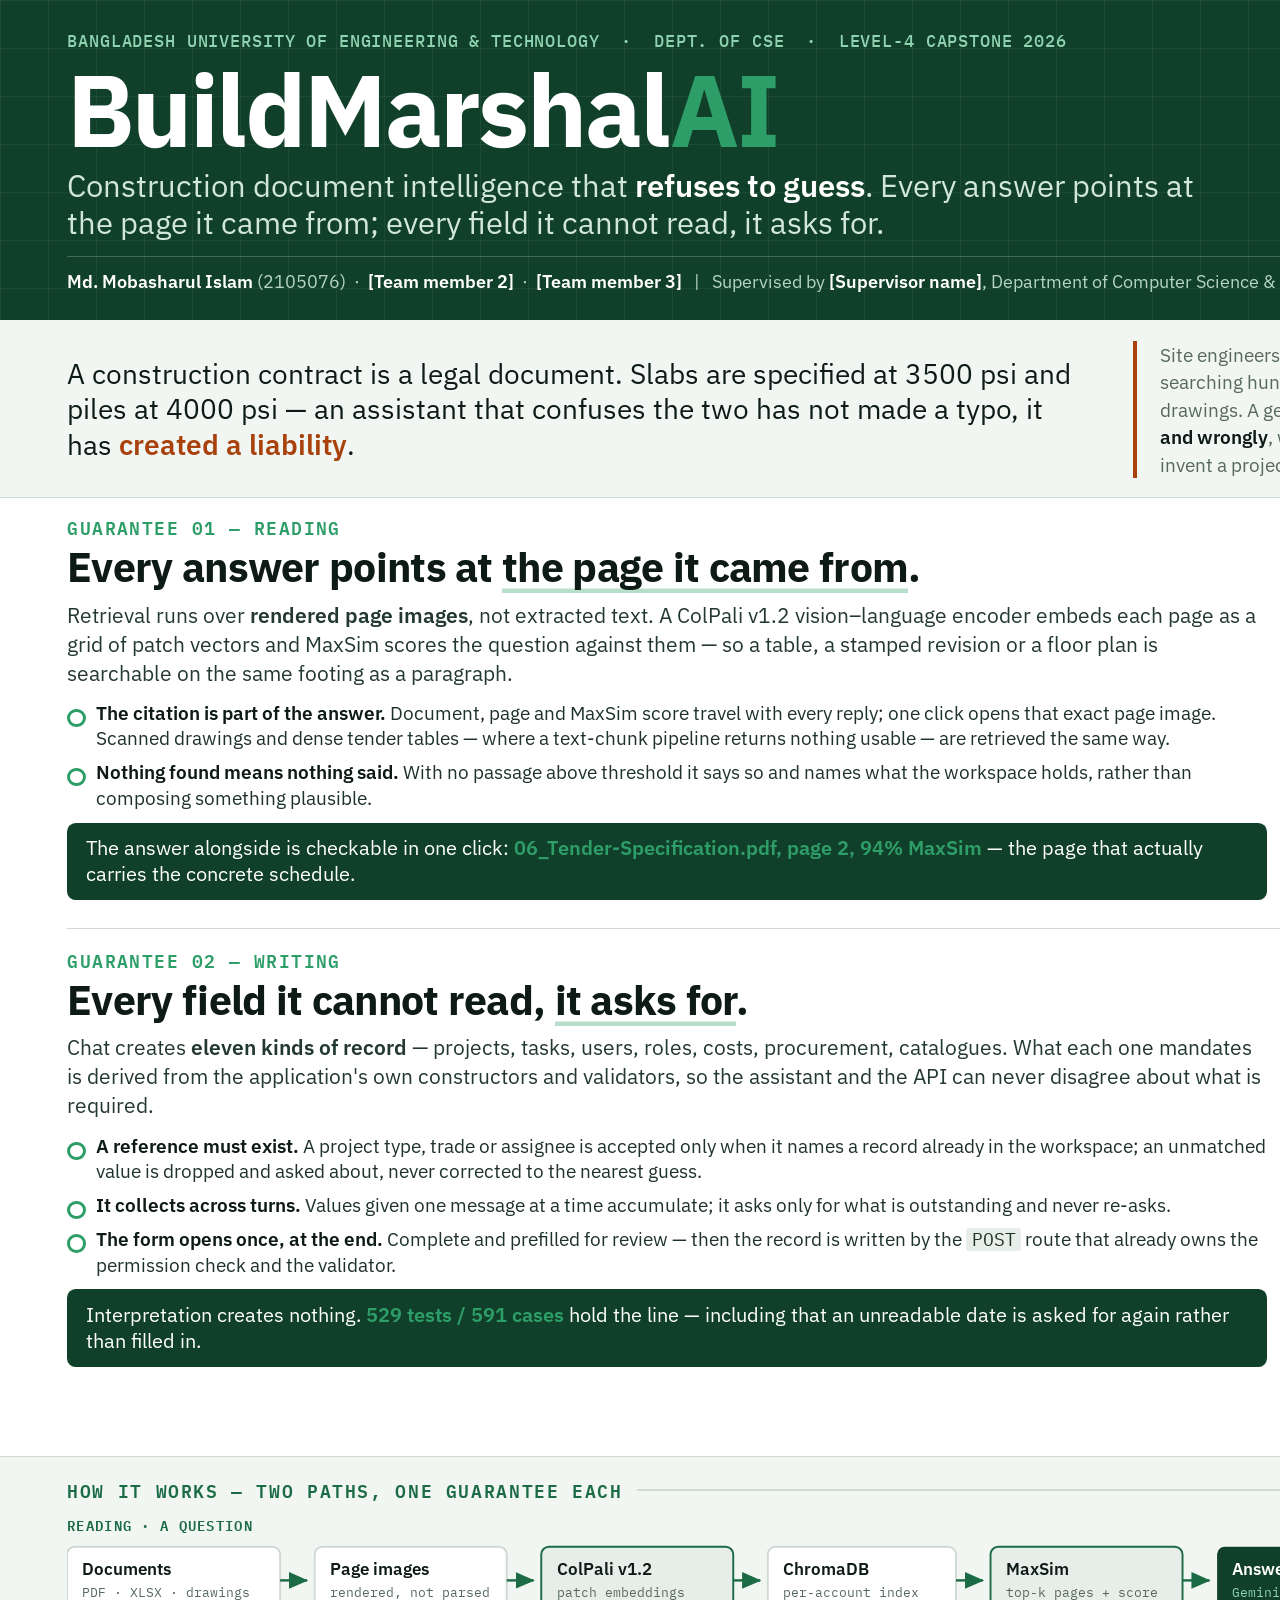
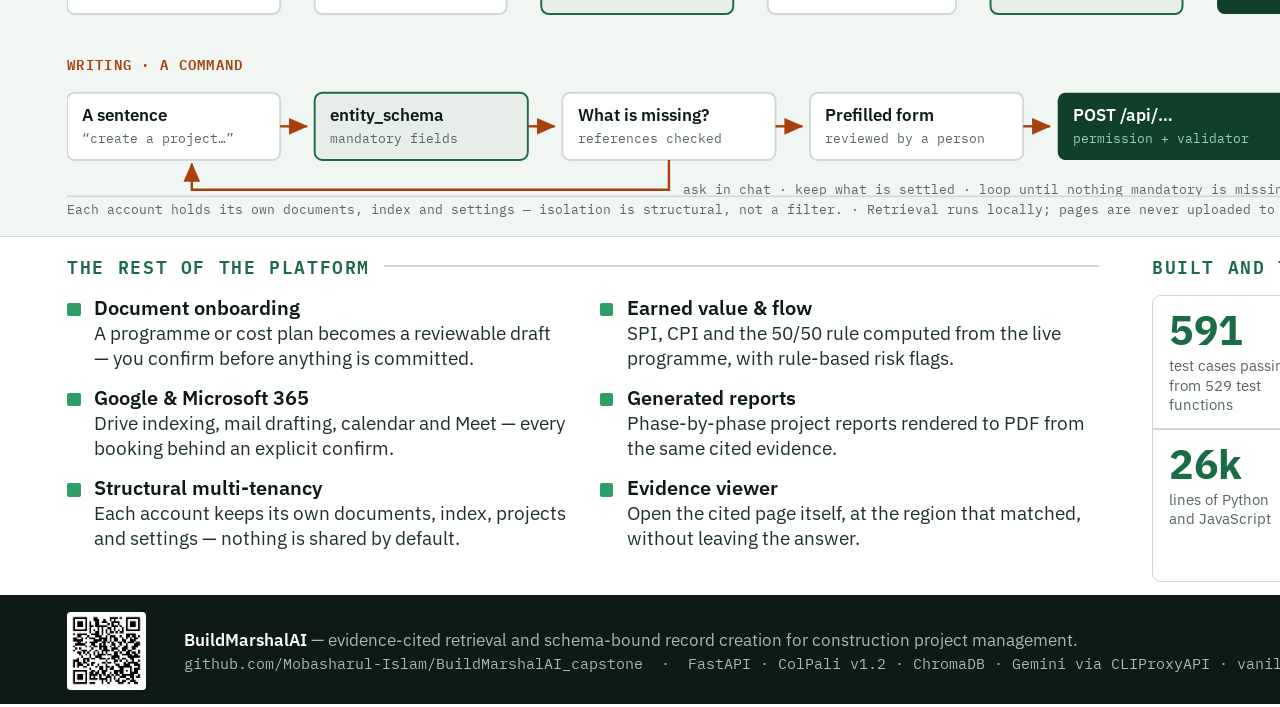
<file: BuildMarshalAI_capstone/poster/previous-green-version/poster.html>
<!DOCTYPE html>
<html lang="en">
<head>
<meta charset="utf-8">
<title>BuildMarshalAI — Capstone Poster</title>
<!-- IBM Plex, inlined as woff2 data URIs by poster/embed_fonts.py, so the PDF
     embeds real fonts rather than Type3 glyph programs and the poster renders
     the same on a machine with no network. -->
<link rel="stylesheet" href="fonts.css">
<style>
/* ══════════════════════════════════════════════════════════════════════
   18in × 24in poster.

   Every length is in inches or points, so what is measured on screen is
   what comes off the printer. The vertical budget is deliberate and tight:

     header 3.4  ·  problem 1.8  ·  guarantees 9.7  ·  how 4.1
     ·  tail 4.0  ·  footer 1.0   =  24.0in

   Plain block flow, not flex: a flex column silently shrinks whichever
   child can give, which is how the title ended up a third of its size.
   ══════════════════════════════════════════════════════════════════════ */
@page { size: 18in 24in; margin: 0; }

:root{
  --ink:      #0D1A15;   /* near-black, green-shifted to sit with the accent */
  --deep:     #11402A;   /* header band */
  --green:    #1B6B45;   /* the accent that carries the argument */
  --bright:   #2E9E68;
  --risk:     #A8410C;   /* the one warm colour, reserved for what goes wrong */
  --paper:    #FFFFFF;
  --surface:  #F2F6F3;
  --surface2: #E7EEE9;
  --rule:     #CFDAD4;
  --muted:    #566860;
}

*{ box-sizing:border-box; margin:0; padding:0; }

html,body{ width:18in; height:24in; overflow:hidden; }
body{
  background:var(--paper);
  color:var(--ink);
  font-family:'IBM Plex Sans', Arial, sans-serif;
  line-height:1.36;
  -webkit-print-color-adjust:exact;
  print-color-adjust:exact;
}
.mono{ font-family:'IBM Plex Mono', monospace; }

/* ── Header · 3.4in ──────────────────────────────────────────────── */
header{
  background:var(--deep); color:#fff;
  padding:0.30in 0.7in 0.27in;
  position:relative; overflow:hidden;
}
header::after{                     /* a quiet blueprint grid, not a gradient */
  content:''; position:absolute; inset:0;
  background-image:
    linear-gradient(rgba(255,255,255,.05) 1px, transparent 1px),
    linear-gradient(90deg, rgba(255,255,255,.05) 1px, transparent 1px);
  background-size:0.5in 0.5in; pointer-events:none;
}
.head-row{ display:flex; align-items:flex-start; gap:0.45in; position:relative; z-index:1; }
.eyebrow{
  font-family:'IBM Plex Mono', monospace;
  font-size:13pt; font-weight:500; letter-spacing:0.05em;
  text-transform:uppercase; color:#8FD3B0; margin-bottom:0.09in;
}
h1{ font-size:76pt; line-height:0.95; font-weight:700; letter-spacing:-0.022em; }
h1 .ai{ color:var(--bright); }
.tagline{
  font-size:23pt; line-height:1.22; font-weight:400; color:#D2E7DC;
  margin-top:0.10in; max-width:12in;
}
.tagline b{ color:#fff; font-weight:600; }
.authors{
  margin-top:0.15in; padding-top:0.12in; border-top:1px solid rgba(255,255,255,.22);
  font-size:13.5pt; color:#B5D4C4; line-height:1.4;
}
.authors b{ color:#fff; font-weight:600; }
.mark{ flex:0 0 2.35in; text-align:right; }
.mark .tick{
  width:1.12in; height:1.12in; border-radius:0.25in; background:var(--bright);
  display:inline-flex; align-items:center; justify-content:center;
  font-size:56pt; font-weight:700; color:#0B3421; line-height:1;
}
.mark .stack{
  margin-top:0.16in; font-family:'IBM Plex Mono', monospace;
  font-size:11.5pt; color:#8FD3B0; line-height:1.6; text-align:right;
}

/* ── Shared ──────────────────────────────────────────────────────── */
.band-title{
  font-family:'IBM Plex Mono', monospace;
  font-size:13.5pt; font-weight:600; letter-spacing:0.09em; text-transform:uppercase;
  color:var(--green); display:flex; align-items:center; gap:0.15in;
}
.band-title::after{ content:''; flex:1; height:2px; background:var(--rule); }

/* ── The problem · 1.8in ─────────────────────────────────────────── */
.problem{
  padding:0.22in 0.7in 0.20in;
  background:var(--surface); border-bottom:1px solid var(--rule);
  display:grid; grid-template-columns: 1fr 5.5in; gap:0.55in; align-items:center;
}
.problem .lead{ font-size:21pt; line-height:1.28; }
.problem .lead b{ color:var(--risk); font-weight:600; }
.problem .aside{
  font-size:14.5pt; line-height:1.42; color:var(--muted);
  border-left:4px solid var(--risk); padding-left:0.24in;
}
.problem .aside b{ color:var(--ink); font-weight:600; }

/* ── The two guarantees · 9.7in ──────────────────────────────────── */
.guarantees{ padding:0.18in 0.7in 0.05in; }
.g{
  display:grid; grid-template-columns: 1fr 3.7in; gap:0.4in;
  padding-bottom:0.20in; margin-bottom:0.20in;
  border-bottom:1px solid var(--rule);
}
.g:last-child{ border-bottom:none; margin-bottom:0; padding-bottom:0; }
.g-num{
  font-family:'IBM Plex Mono', monospace; font-size:13.5pt; font-weight:600;
  color:var(--bright); letter-spacing:0.08em;
}
.g h2{
  font-size:31pt; line-height:1.05; font-weight:700; letter-spacing:-0.017em;
  margin:0.05in 0 0.13in;
}
.g h2 u{ text-decoration:none; box-shadow:inset 0 -0.11em 0 rgba(46,158,104,.34); }
.g .why{ font-size:16pt; line-height:1.36; color:#223830; margin-bottom:0.13in; }
.g .why b{ font-weight:600; }
.g ul{ list-style:none; display:grid; gap:0.085in; }
.g li{
  font-size:14.5pt; line-height:1.32; padding-left:0.3in; position:relative; color:#1E322A;
}
.g li::before{
  content:''; position:absolute; left:0; top:0.09in;
  width:0.13in; height:0.13in; border-radius:50%; border:3px solid var(--bright);
}
.g li b{ font-weight:600; color:var(--ink); }
.g li .mono{ font-size:13.5pt; background:var(--surface2); padding:0 0.06in; border-radius:3px; }

.shot{
  background:var(--surface); border:1px solid var(--rule); border-radius:0.09in;
  padding:0.11in; align-self:start;
}
.shot img{ width:100%; display:block; border-radius:0.04in; }
.shot .cap{
  font-size:11pt; line-height:1.32; color:var(--muted); margin-top:0.09in;
  font-family:'IBM Plex Mono', monospace;
}
.shot .cap b{ color:var(--green); font-weight:600; }
.shot-pair{ display:grid; gap:0.14in; align-items:start; }

.claim{
  background:var(--deep); color:#fff; border-radius:0.09in;
  padding:0.13in 0.2in; margin-top:0.13in;
  font-size:15pt; line-height:1.32;
}
.claim b{ color:var(--bright); font-weight:600; }

/* ── Architecture · 4.1in ────────────────────────────────────────── */
.how{
  padding:0.22in 0.7in 0.19in; background:var(--surface);
  border-top:1px solid var(--rule); border-bottom:1px solid var(--rule);
}
.how svg{ width:100%; height:auto; display:block; margin-top:0.16in; }

/* ── Beyond + numbers · 4.0in ────────────────────────────────────── */
.tail{ padding:0.18in 0.7in 0.14in; display:grid; grid-template-columns: 1fr 5.3in; gap:0.55in; }
.more ul{ list-style:none; display:grid; grid-template-columns:1fr 1fr; gap:0.15in 0.35in; margin-top:0.17in; }
.more li{ font-size:14pt; line-height:1.32; padding-left:0.28in; position:relative; color:#1E322A; }
.more li::before{
  content:''; position:absolute; left:0; top:0.085in; width:0.14in; height:0.14in;
  background:var(--bright); border-radius:2px;
}
.more li b{ display:block; font-weight:600; color:var(--ink); font-size:15pt; }

.numbers{
  display:grid; grid-template-columns:repeat(3,1fr); gap:0.02in; margin-top:0.17in;
  border:1px solid var(--rule); border-radius:0.09in; overflow:hidden; background:var(--rule);
}
.numbers div{ background:var(--paper); padding:0.14in 0.17in; }
.numbers .n{ font-size:31pt; font-weight:700; line-height:1; color:var(--green); letter-spacing:-0.02em; }
.numbers .l{ font-size:11.5pt; line-height:1.26; color:var(--muted); margin-top:0.06in; }

/* ── Footer · 1.0in ──────────────────────────────────────────────── */
footer{
  background:var(--ink); color:#A5BAB0; padding:0.17in 0.7in;
  display:flex; align-items:center; gap:0.4in; font-size:12.5pt;
}
footer .qr{ width:0.82in; height:0.82in; background:#fff; padding:0.04in; border-radius:0.04in; flex:0 0 auto; }
footer .qr img{ width:100%; height:100%; display:block; }
footer .grow{ flex:1; line-height:1.45; }
footer b{ color:#fff; font-weight:600; }
footer .mono{ font-size:11.5pt; }
</style>
</head>
<body>

<!-- ═══ Header ══════════════════════════════════════════════════════ -->
<header>
  <div class="head-row">
    <div style="flex:1">
      <p class="eyebrow">Bangladesh University of Engineering &amp; Technology &nbsp;·&nbsp; Dept. of CSE &nbsp;·&nbsp; Level-4 Capstone 2026</p>
      <h1>BuildMarshal<span class="ai">AI</span></h1>
      <p class="tagline">Construction document intelligence that <b>refuses to guess</b>.
        Every answer points at the page it came from; every field it cannot read, it asks for.</p>
      <p class="authors">
        <b>Md. Mobasharul Islam</b> (2105076) &nbsp;·&nbsp; <b>[Team member 2]</b> &nbsp;·&nbsp; <b>[Team member 3]</b>
        &nbsp;&nbsp;|&nbsp;&nbsp; Supervised by <b>[Supervisor name]</b>, Department of Computer Science &amp; Engineering
      </p>
    </div>
    <div class="mark">
      <div class="tick">
        <svg viewBox="0 0 24 24" width="62%" height="62%" aria-hidden="true">
          <path d="M3.5 12.5 L9.5 18.5 L20.5 6" fill="none" stroke="#0B3421"
                stroke-width="3.6" stroke-linecap="round" stroke-linejoin="round"/>
        </svg>
      </div>
      <div class="stack">
        ColPali v1.2 · MaxSim<br>
        ChromaDB · FastAPI<br>
        Gemini via CLIProxyAPI<br>
        1 × RTX 3070 · on-premises
      </div>
    </div>
  </div>
</header>

<!-- ═══ The problem ═════════════════════════════════════════════════ -->
<section class="problem">
  <p class="lead">A construction contract is a legal document. Slabs are specified at
    3500&nbsp;psi and piles at 4000&nbsp;psi — an assistant that confuses the two has not
    made a typo, it has <b>created a liability</b>.</p>
  <p class="aside">Site engineers still answer such questions by hand-searching hundreds of
    pages of specifications and drawings. A general-purpose assistant answers
    <b>fluently and wrongly</b>, with nothing to check it against — and will invent a
    project, a date or a person to finish filling a form.</p>
</section>

<!-- ═══ The two guarantees ══════════════════════════════════════════ -->
<section class="guarantees">

  <!-- ── 1 ── -->
  <div class="g">
    <div>
      <p class="g-num">GUARANTEE 01 — READING</p>
      <h2>Every answer points at <u>the page it came from</u>.</h2>
      <p class="why">Retrieval runs over <b>rendered page images</b>, not extracted text. A
        ColPali&nbsp;v1.2 vision–language encoder embeds each page as a grid of patch vectors
        and MaxSim scores the question against them — so a table, a stamped revision or a
        floor plan is searchable on the same footing as a paragraph.</p>
      <ul>
        <li><b>The citation is part of the answer.</b> Document, page and MaxSim score travel
            with every reply; one click opens that exact page image. Scanned drawings and dense
            tender tables — where a text-chunk pipeline returns nothing usable — are retrieved
            the same way.</li>
        <li><b>Nothing found means nothing said.</b> With no passage above threshold it says
            so and names what the workspace holds, rather than composing something plausible.</li>
      </ul>
      <p class="claim">The answer alongside is checkable in one click:
        <b>06_Tender-Specification.pdf, page 2, 94% MaxSim</b> — the page that actually
        carries the concrete schedule.</p>
    </div>
    <div class="shot">
      <img src="assets/p1-evidence.png" alt="Marshal Chat answering with concrete grades by location, followed by an evidence card naming 06_Tender-Specification.pdf page 2 at 94 per cent">
      <p class="cap">A live answer and its <b>evidence card</b> — grades differ by location.</p>
    </div>
  </div>

  <!-- ── 2 ── -->
  <div class="g">
    <div>
      <p class="g-num">GUARANTEE 02 — WRITING</p>
      <h2>Every field it cannot read, <u>it asks for</u>.</h2>
      <p class="why">Chat creates <b>eleven kinds of record</b> — projects, tasks, users, roles,
        costs, procurement, catalogues. What each one mandates is derived from the
        application's own constructors and validators, so the assistant and the API can never
        disagree about what is required.</p>
      <ul>
        <li><b>A reference must exist.</b> A project type, trade or assignee is accepted only
            when it names a record already in the workspace; an unmatched value is dropped
            and asked about, never corrected to the nearest guess.</li>
        <li><b>It collects across turns.</b> Values given one message at a time accumulate; it
            asks only for what is outstanding and never re-asks.</li>
        <li><b>The form opens once, at the end.</b> Complete and prefilled for review — then
            the record is written by the <span class="mono">POST</span> route that already owns
            the permission check and the validator.</li>
      </ul>
      <p class="claim">Interpretation creates nothing. <b>529 tests / 591 cases</b> hold the
        line — including that an unreadable date is asked for again rather than filled in.</p>
    </div>
    <div class="shot-pair">
      <div class="shot">
        <img src="assets/p2-collection.png" alt="Chat collecting a project across four turns, each reply naming only what is still missing">
        <p class="cap">Mid-collection: each reply names <b>only what is still missing</b>.</p>
      </div>
      <div class="shot">
        <img src="assets/p3-dialog.png" alt="The New Project dialog opening prefilled with Website Redesign, WR-2027, John and 10/01/2027">
        <p class="cap">Then the dialog opens <b>once, prefilled</b>, for review.</p>
      </div>
    </div>
  </div>

</section>

<!-- ═══ Architecture ════════════════════════════════════════════════ -->
<section class="how">
  <p class="band-title">How it works — two paths, one guarantee each</p>
  <svg viewBox="0 0 1660 312" xmlns="http://www.w3.org/2000/svg" role="img"
       aria-label="Two pipelines. Reading: documents are rendered to page images, embedded by ColPali v1.2, stored per account in ChromaDB, retrieved by MaxSim, and answered by Gemini with the page cited. Writing: a sentence is checked against the entity schema, whatever is mandatory and missing is asked for in chat in a loop, and only when nothing is missing does a prefilled form post to the ordinary API route with its permission check and validator.">
    <defs>
      <marker id="ar" markerWidth="9" markerHeight="9" refX="7.5" refY="4.5" orient="auto">
        <path d="M0,1 L8,4.5 L0,8 z" fill="#1B6B45"/></marker>
      <marker id="ar2" markerWidth="9" markerHeight="9" refX="7.5" refY="4.5" orient="auto">
        <path d="M0,1 L8,4.5 L0,8 z" fill="#A8410C"/></marker>
    </defs>
    <style>
      .bx  { fill:#FFFFFF; stroke:#CFDAD4; stroke-width:2; }
      .bxk { fill:#11402A; }
      .bxa { fill:#E7EEE9; stroke:#1B6B45; stroke-width:2; }
      .t   { font-family:'IBM Plex Sans',sans-serif; font-size:18px; fill:#0D1A15; font-weight:600; }
      .ts  { font-family:'IBM Plex Mono',monospace; font-size:13.5px; fill:#566860; }
      .tw  { font-family:'IBM Plex Sans',sans-serif; font-size:18px; fill:#FFFFFF; font-weight:600; }
      .tws { font-family:'IBM Plex Mono',monospace; font-size:13.5px; fill:#8FD3B0; }
      .lane{ font-family:'IBM Plex Mono',monospace; font-size:15px; font-weight:600; letter-spacing:.09em; }
      .ln  { stroke:#1B6B45; stroke-width:2.5; fill:none; marker-end:url(#ar); }
      .ln2 { stroke:#A8410C; stroke-width:2.5; fill:none; marker-end:url(#ar2); }
    </style>

    <!-- lane 1 : reading -->
    <text class="lane" x="0" y="14" fill="#1B6B45">READING · A QUESTION</text>
    <rect class="bx"  x="0"    y="30" width="222" height="70" rx="8"/>
    <text class="t"   x="16"   y="59">Documents</text>
    <text class="ts"  x="16"   y="82">PDF · XLSX · drawings</text>

    <rect class="bx"  x="258"  y="30" width="200" height="70" rx="8"/>
    <text class="t"   x="274"  y="59">Page images</text>
    <text class="ts"  x="274"  y="82">rendered, not parsed</text>

    <rect class="bxa" x="494"  y="30" width="200" height="70" rx="8"/>
    <text class="t"   x="510"  y="59">ColPali v1.2</text>
    <text class="ts"  x="510"  y="82">patch embeddings</text>

    <rect class="bx"  x="730"  y="30" width="196" height="70" rx="8"/>
    <text class="t"   x="746"  y="59">ChromaDB</text>
    <text class="ts"  x="746"  y="82">per-account index</text>

    <rect class="bxa" x="962"  y="30" width="200" height="70" rx="8"/>
    <text class="t"   x="978"  y="59">MaxSim</text>
    <text class="ts"  x="978"  y="82">top-k pages + score</text>

    <rect class="bxk" x="1198" y="30" width="252" height="70" rx="8"/>
    <text class="tw"  x="1214" y="59">Answer + evidence</text>
    <text class="tws" x="1214" y="82">Gemini · CLIProxyAPI</text>

    <line class="ln" x1="222"  y1="65" x2="250"  y2="65"/>
    <line class="ln" x1="458"  y1="65" x2="486"  y2="65"/>
    <line class="ln" x1="694"  y1="65" x2="722"  y2="65"/>
    <line class="ln" x1="926"  y1="65" x2="954"  y2="65"/>
    <line class="ln" x1="1162" y1="65" x2="1190" y2="65"/>
    <text class="ts" x="1468" y="60" fill="#1B6B45">the cited page</text>
    <text class="ts" x="1468" y="79" fill="#1B6B45">travels with it</text>

    <!-- lane 2 : writing -->
    <text class="lane" x="0" y="158" fill="#A8410C">WRITING · A COMMAND</text>
    <rect class="bx"  x="0"    y="182" width="222" height="70" rx="8"/>
    <text class="t"   x="16"   y="211">A sentence</text>
    <text class="ts"  x="16"   y="234">“create a project…”</text>

    <rect class="bxa" x="258"  y="182" width="222" height="70" rx="8"/>
    <text class="t"   x="274"  y="211">entity_schema</text>
    <text class="ts"  x="274"  y="234">mandatory fields</text>

    <rect class="bx"  x="516"  y="182" width="222" height="70" rx="8"/>
    <text class="t"   x="532"  y="211">What is missing?</text>
    <text class="ts"  x="532"  y="234">references checked</text>

    <rect class="bx"  x="774"  y="182" width="222" height="70" rx="8"/>
    <text class="t"   x="790"  y="211">Prefilled form</text>
    <text class="ts"  x="790"  y="234">reviewed by a person</text>

    <rect class="bxk" x="1032" y="182" width="252" height="70" rx="8"/>
    <text class="tw"  x="1048" y="211">POST /api/…</text>
    <text class="tws" x="1048" y="234">permission + validator</text>

    <rect class="bx"  x="1320" y="182" width="150" height="70" rx="8"/>
    <text class="t"   x="1336" y="211">Record</text>
    <text class="ts"  x="1336" y="234">written once</text>

    <line class="ln2" x1="222"  y1="217" x2="250"  y2="217"/>
    <line class="ln2" x1="480"  y1="217" x2="508"  y2="217"/>
    <line class="ln2" x1="738"  y1="217" x2="766"  y2="217"/>
    <line class="ln2" x1="996"  y1="217" x2="1024" y2="217"/>
    <line class="ln2" x1="1284" y1="217" x2="1312" y2="217"/>

    <!-- the loop that is the whole point of lane 2 -->
    <path class="ln2" d="M 627 252 L 627 283 L 130 283 L 130 256"/>
    <text class="ts" x="642" y="288" fill="#A8410C">ask in chat · keep what is settled · loop until nothing mandatory is missing</text>

    <line x1="0" y1="290" x2="1660" y2="290" stroke="#CFDAD4" stroke-width="2"/>
    <text class="ts" x="0" y="308">Each account holds its own documents, index and settings — isolation is structural, not a filter.  ·  Retrieval runs locally; pages are never uploaded to search them.</text>
  </svg>
</section>

<!-- ═══ Beyond + numbers ════════════════════════════════════════════ -->
<section class="tail">
  <div class="more">
    <p class="band-title">The rest of the platform</p>
    <ul>
      <li><b>Document onboarding</b>A programme or cost plan becomes a reviewable draft — you confirm before anything is committed.</li>
      <li><b>Earned value &amp; flow</b>SPI, CPI and the 50/50 rule computed from the live programme, with rule-based risk flags.</li>
      <li><b>Google &amp; Microsoft 365</b>Drive indexing, mail drafting, calendar and Meet — every booking behind an explicit confirm.</li>
      <li><b>Generated reports</b>Phase-by-phase project reports rendered to PDF from the same cited evidence.</li>
      <li><b>Structural multi-tenancy</b>Each account keeps its own documents, index, projects and settings — nothing is shared by default.</li>
      <li><b>Evidence viewer</b>Open the cited page itself, at the region that matched, without leaving the answer.</li>
    </ul>
  </div>
  <div>
    <p class="band-title">Built and tested</p>
    <div class="numbers">
      <div><p class="n">591</p><p class="l">test cases passing,<br>from 529 test functions</p></div>
      <div><p class="n">112</p><p class="l">API routes across<br>23 backend modules</p></div>
      <div><p class="n">11</p><p class="l">record types creatable<br>from a sentence</p></div>
      <div><p class="n">26k</p><p class="l">lines of Python<br>and JavaScript</p></div>
      <div><p class="n">0</p><p class="l">invented references<br>accepted, by design</p></div>
      <div><p class="n">1</p><p class="l">consumer GPU —<br>runs fully on-premises</p></div>
    </div>
  </div>
</section>

<!-- ═══ Footer ══════════════════════════════════════════════════════ -->
<footer>
  <div class="qr"><img src="assets/qr.png" alt="QR code linking to the project repository"></div>
  <div class="grow">
    <p><b>BuildMarshalAI</b> — evidence-cited retrieval and schema-bound record creation for construction project management.</p>
    <p class="mono">github.com/Mobasharul-Islam/BuildMarshalAI_capstone &nbsp;·&nbsp; FastAPI · ColPali v1.2 · ChromaDB · Gemini via CLIProxyAPI · vanilla JS</p>
  </div>
  <div class="mono" style="text-align:right; line-height:1.55">
    Level-4 Capstone Project<br>Dept. of CSE, BUET &nbsp;·&nbsp; 2026
  </div>
</footer>

</body>
</html>
</file>
<file: BuildMarshalAI_capstone/frontend/styles.css>
/* ═══════════════════════════════════════════════
   BuildMarshal — Design System
   Professional Light Theme — Fully Responsive
   ═══════════════════════════════════════════════ */

/* ── CSS Custom Properties ── */
:root {
  --brand-green: #22c55e;
  --brand-green-dark: #16a34a;
  --brand-blue: #2563eb;
  --brand-blue-light: #3b82f6;
  --brand-blue-dark: #1d4ed8;
  --bg-body: #f3f4f6;
  --bg-white: #ffffff;
  --bg-sidebar: #1e293b;
  --bg-sidebar-hover: #334155;
  --bg-sidebar-active: rgba(255, 255, 255, 0.08);
  --bg-card: #ffffff;
  --bg-input: #f9fafb;
  --bg-badge-blue: #dbeafe;
  --bg-badge-green: #dcfce7;
  --bg-badge-purple: #f3e8ff;
  --bg-badge-orange: #ffedd5;
  --bg-badge-red: #fee2e2;
  --text-primary: #111827;
  --text-secondary: #6b7280;
  --text-muted: #9ca3af;
  --text-white: #ffffff;
  --text-sidebar: #94a3b8;
  --text-sidebar-active: #ffffff;
  --text-link: #2563eb;
  --border-light: #e5e7eb;
  --border-default: #d1d5db;
  --border-focus: #2563eb;
  --status-active: #22c55e;
  --status-inactive: #ef4444;
  --status-warning: #f59e0b;
  --status-info: #3b82f6;
  --shadow-sm: 0 1px 2px rgba(0, 0, 0, 0.05);
  --shadow-md: 0 4px 6px -1px rgba(0, 0, 0, 0.1), 0 2px 4px -2px rgba(0, 0, 0, 0.1);
  --shadow-lg: 0 10px 15px -3px rgba(0, 0, 0, 0.1), 0 4px 6px -4px rgba(0, 0, 0, 0.1);
  --shadow-xl: 0 20px 25px -5px rgba(0, 0, 0, 0.1), 0 8px 10px -6px rgba(0, 0, 0, 0.1);
  --space-xs: 4px;
  --space-sm: 8px;
  --space-md: 16px;
  --space-lg: 24px;
  --space-xl: 32px;
  --radius-sm: 6px;
  --radius-md: 8px;
  --radius-lg: 12px;
  --radius-xl: 16px;
  --radius-full: 9999px;
  --transition-fast: 0.15s ease;
  --transition-base: 0.25s ease;
  --transition-slow: 0.35s cubic-bezier(0.4, 0, 0.2, 1);
  --sidebar-width: 250px;
  --header-height: 56px;
  --chat-panel-width: 360px;
}

/* ── Reset ── */
*,
*::before,
*::after {
  box-sizing: border-box;
  margin: 0;
  padding: 0;
}

html {
  font-size: 14px;
  -webkit-font-smoothing: antialiased;
  -moz-osx-font-smoothing: grayscale;
}

body {
  font-family: 'Inter', -apple-system, BlinkMacSystemFont, 'Segoe UI', sans-serif;
  background: var(--bg-body);
  color: var(--text-primary);
  line-height: 1.5;
  overflow: hidden;
  height: 100vh;
  height: 100dvh;
  width: 100vw;
}

::-webkit-scrollbar {
  width: 5px;
  height: 5px;
}

::-webkit-scrollbar-track {
  background: transparent;
}

::-webkit-scrollbar-thumb {
  background: var(--border-default);
  border-radius: var(--radius-full);
}

::-webkit-scrollbar-thumb:hover {
  background: var(--text-muted);
}

/* ═══ APP LAYOUT ═══ */
.app-layout {
  display: flex;
  height: 100vh;
  height: 100dvh;
  width: 100vw;
  overflow: hidden;
}

/* ═══ SIDEBAR ═══ */
.sidebar {
  width: var(--sidebar-width);
  min-width: var(--sidebar-width);
  height: 100%;
  background: var(--bg-sidebar);
  display: flex;
  flex-direction: column;
  z-index: 40;
  transition: transform var(--transition-slow);
  overflow: hidden;
}

.sidebar-logo {
  padding: 14px 18px;
  display: flex;
  align-items: center;
  gap: 10px;
  border-bottom: 1px solid rgba(255, 255, 255, 0.08);
}

.logo-icon svg {
  width: 34px;
  height: 34px;
  display: block;
}

.logo-text {
  display: flex;
  flex-direction: column;
  line-height: 1.15;
}

.logo-build {
  font-size: 0.7rem;
  font-weight: 800;
  color: var(--text-white);
  letter-spacing: 0.12em;
}

.logo-marshal {
  font-size: 0.95rem;
  font-weight: 800;
  color: var(--text-white);
  letter-spacing: 0.04em;
}

.sidebar-close-mobile {
  display: none !important;
  color: var(--text-sidebar);
  margin-left: auto;
}

.sidebar-nav {
  flex: 1;
  overflow-y: auto;
  padding: 6px 0;
  display: flex;
  flex-direction: column;
}

.nav-list {
  list-style: none;
}

.nav-item {
  display: flex;
  align-items: center;
  gap: 12px;
  padding: 10px 18px;
  color: var(--text-sidebar);
  cursor: pointer;
  font-size: 0.9rem;
  font-weight: 400;
  transition: all var(--transition-fast);
  position: relative;
  user-select: none;
}

.nav-item:hover {
  background: var(--bg-sidebar-hover);
  color: var(--text-white);
}

.nav-item.active {
  background: var(--bg-sidebar-active);
  color: var(--brand-blue-light);
  font-weight: 500;
}

.nav-item.active::before {
  content: '';
  position: absolute;
  left: 0;
  top: 0;
  bottom: 0;
  width: 3px;
  background: var(--brand-blue-light);
  border-radius: 0 var(--radius-full) var(--radius-full) 0;
}

.nav-item .material-icons-outlined {
  font-size: 20px;
  flex-shrink: 0;
}

.nav-badge {
  margin-left: auto;
  background: #ef4444;
  color: white;
  font-size: 0.68rem;
  font-weight: 700;
  padding: 1px 7px;
  border-radius: var(--radius-full);
  min-width: 20px;
  text-align: center;
}

.nav-group {
  list-style: none;
}

.nav-group-header {
  display: flex;
  align-items: center;
  gap: 12px;
  padding: 10px 18px;
  color: var(--text-sidebar);
  cursor: pointer;
  font-size: 0.9rem;
  transition: all var(--transition-fast);
  user-select: none;
}

.nav-group-header:hover {
  background: var(--bg-sidebar-hover);
  color: var(--text-white);
}

.nav-chevron {
  margin-left: auto;
  font-size: 18px !important;
  transition: transform var(--transition-base);
}

.nav-group.expanded .nav-chevron {
  transform: rotate(180deg);
}

.nav-sublist {
  list-style: none;
  max-height: 0;
  overflow: hidden;
  transition: max-height var(--transition-slow);
}

.nav-group.expanded .nav-sublist {
  max-height: 300px;
}

.sub-item {
  padding-left: 48px !important;
  font-size: 0.86rem;
}

.sub-item .material-icons-outlined {
  font-size: 18px;
}

.sidebar-bottom {
  border-top: 1px solid rgba(255, 255, 255, 0.08);
  padding: 6px 0;
  margin-top: auto;
}

.sidebar-bottom .nav-item {
  padding: 8px 18px;
}

.sidebar-bottom .status-dot {
  width: 8px;
  height: 8px;
  border-radius: 50%;
  flex-shrink: 0;
}

.sidebar-overlay {
  position: fixed;
  inset: 0;
  background: rgba(0, 0, 0, 0.4);
  z-index: 35;
  opacity: 0;
  pointer-events: none;
  transition: opacity var(--transition-base);
}

.sidebar-overlay.open {
  opacity: 1;
  pointer-events: all;
}

/* ═══ MAIN AREA ═══ */
.main-area {
  flex: 1;
  display: flex;
  flex-direction: column;
  height: 100%;
  min-width: 0;
  overflow: hidden;
}

.top-header {
  height: var(--header-height);
  background: var(--bg-white);
  border-bottom: 1px solid var(--border-light);
  display: flex;
  align-items: center;
  justify-content: space-between;
  padding: 0 16px;
  flex-shrink: 0;
  z-index: 10;
}

.header-left {
  display: flex;
  align-items: center;
  gap: 8px;
  min-width: 0;
}

.header-page-title {
  font-size: 1.05rem;
  font-weight: 600;
  color: var(--text-primary);
  margin: 0;
  white-space: nowrap;
  overflow: hidden;
  text-overflow: ellipsis;
}

.btn-sidebar-toggle {
  display: none !important;
}

.header-right {
  display: flex;
  align-items: center;
  gap: 8px;
}

.btn-chat-mobile {
  display: none !important;
}

.btn-icon-only {
  background: none;
  border: none;
  color: var(--text-secondary);
  cursor: pointer;
  padding: 6px;
  border-radius: var(--radius-sm);
  display: flex;
  align-items: center;
  justify-content: center;
  transition: all var(--transition-fast);
}

.btn-icon-only:hover {
  background: var(--bg-body);
  color: var(--text-primary);
}

.content-area {
  flex: 1;
  overflow-y: auto;
  padding: 20px 24px;
  background: var(--bg-body);
}

/* ═══ CHAT PANEL ═══ */
.chat-panel {
  width: var(--chat-panel-width);
  min-width: 0;
  height: 100%;
  background: var(--bg-white);
  border-left: 1px solid var(--border-light);
  display: flex;
  flex-direction: column;
  z-index: 20;
  transition: width var(--transition-slow), transform var(--transition-slow);
  position: relative;
}

.chat-panel.resizing {
  transition: none;
}

.chat-panel.collapsed {
  width: 0;
  overflow: hidden;
  border-left: none;
}

/* Resize drag handle — left edge */
.chat-resize-handle {
  position: absolute;
  left: -3px;
  top: 0;
  bottom: 0;
  width: 6px;
  cursor: col-resize;
  z-index: 25;
  background: transparent;
  transition: background 0.15s ease;
}

.chat-resize-handle:hover,
.chat-resize-handle.active {
  background: var(--brand-blue);
  opacity: 0.5;
}

body.chat-resizing {
  cursor: col-resize !important;
  user-select: none !important;
}

body.chat-resizing * {
  cursor: col-resize !important;
}

.chat-panel-header {
  padding: 12px 14px;
  border-bottom: 1px solid var(--border-light);
  display: flex;
  align-items: center;
  justify-content: space-between;
  flex-shrink: 0;
}

.chat-panel-title {
  display: flex;
  align-items: center;
  gap: 10px;
}

.marshal-avatar {
  width: 34px;
  height: 34px;
  border-radius: 50%;
  background: var(--bg-badge-blue);
  display: flex;
  align-items: center;
  justify-content: center;
  color: var(--brand-blue);
}

.marshal-avatar .material-icons-outlined {
  font-size: 20px;
}

.marshal-name {
  font-size: 0.95rem;
  font-weight: 600;
  color: var(--text-primary);
}

.marshal-status {
  display: flex;
  align-items: center;
  gap: 4px;
  font-size: 0.75rem;
}

.status-dot {
  width: 8px;
  height: 8px;
  border-radius: 50%;
}

.status-dot.connected {
  background: var(--status-active);
  box-shadow: 0 0 6px rgba(34, 197, 94, 0.4);
}

.status-dot.disconnected {
  background: var(--status-inactive);
}

.status-dot.connecting {
  background: var(--status-warning);
  animation: pulse-dot 1s ease-in-out infinite;
}

@keyframes pulse-dot {

  0%,
  100% {
    opacity: 1;
  }

  50% {
    opacity: 0.4;
  }
}

/* Chat header actions */
.chat-header-actions {
  display: flex;
  align-items: center;
  gap: 2px;
}

/* Chat History Panel */
.chat-history-panel {
  max-height: 0;
  overflow: hidden;
  border-bottom: none;
  transition: max-height 0.3s ease, border-bottom 0.3s ease;
  background: var(--bg-body);
  flex-shrink: 0;
}

.chat-history-panel.open {
  max-height: 300px;
  border-bottom: 1px solid var(--border-light);
}

.chat-history-header {
  display: flex;
  align-items: center;
  justify-content: space-between;
  padding: 8px 14px;
  font-size: 0.8rem;
  font-weight: 600;
  color: var(--text-secondary);
  text-transform: uppercase;
  letter-spacing: 0.04em;
  border-bottom: 1px solid var(--border-light);
  position: sticky;
  top: 0;
  background: var(--bg-body);
  z-index: 1;
}

.chat-history-list {
  overflow-y: auto;
  max-height: 250px;
  padding: 4px 0;
}

.chat-history-item {
  display: flex;
  align-items: center;
  gap: 8px;
  padding: 8px 14px;
  cursor: pointer;
  transition: background var(--transition-fast);
  position: relative;
}

.chat-history-item:hover {
  background: var(--bg-white);
}

.chat-history-item.active {
  background: var(--bg-badge-blue);
}

.chat-history-icon {
  font-size: 16px;
  color: var(--text-muted);
  flex-shrink: 0;
}

.chat-history-item.active .chat-history-icon {
  color: var(--brand-blue);
}

.chat-history-info {
  flex: 1;
  min-width: 0;
}

.chat-history-title {
  font-size: 0.82rem;
  font-weight: 500;
  color: var(--text-primary);
  white-space: nowrap;
  overflow: hidden;
  text-overflow: ellipsis;
}

.chat-history-meta {
  font-size: 0.68rem;
  color: var(--text-muted);
  margin-top: 1px;
  display: flex;
  align-items: center;
  gap: 6px;
}

.chat-history-delete {
  background: none;
  border: none;
  color: var(--text-muted);
  cursor: pointer;
  padding: 3px;
  border-radius: var(--radius-sm);
  display: flex;
  align-items: center;
  opacity: 0;
  transition: all var(--transition-fast);
  flex-shrink: 0;
}

.chat-history-item:hover .chat-history-delete {
  opacity: 1;
}

.chat-history-delete:hover {
  color: var(--status-inactive);
  background: var(--bg-badge-red);
}

.chat-history-delete .material-icons-outlined {
  font-size: 16px;
}

.chat-history-empty {
  padding: 20px 14px;
  text-align: center;
  font-size: 0.82rem;
  color: var(--text-muted);
}

.chat-overlay {
  position: fixed;
  inset: 0;
  background: rgba(0, 0, 0, 0.35);
  z-index: 15;
  opacity: 0;
  pointer-events: none;
  transition: opacity var(--transition-base);
  display: none;
}

/* Chat Messages */
.chat-panel-messages {
  flex: 1;
  overflow-y: auto;
  padding: 12px;
  display: flex;
  flex-direction: column;
  gap: 10px;
}

.chat-msg {
  max-width: 92%;
  padding: 10px 14px;
  border-radius: var(--radius-lg);
  font-size: 0.86rem;
  line-height: 1.6;
  word-wrap: break-word;
  overflow-wrap: break-word;
}

.chat-msg.bot {
  background: var(--bg-body);
  color: var(--text-primary);
  align-self: flex-start;
  border-bottom-left-radius: 4px;
}

.chat-msg.user {
  background: var(--brand-blue);
  color: white;
  align-self: flex-end;
  border-bottom-right-radius: 4px;
}

.chat-msg-time {
  font-size: 0.68rem;
  color: var(--text-muted);
  margin-top: 3px;
  display: flex;
  align-items: center;
  gap: 4px;
}

.chat-msg.user .chat-msg-time {
  justify-content: flex-end;
  color: rgba(255, 255, 255, 0.65);
}

.chat-msg h1,
.chat-msg h2,
.chat-msg h3 {
  margin: 6px 0 3px;
  font-weight: 600;
}

.chat-msg h1 {
  font-size: 1.05rem;
}

.chat-msg h2 {
  font-size: 0.95rem;
}

.chat-msg h3 {
  font-size: 0.9rem;
}

.chat-msg p {
  margin-bottom: 5px;
}

.chat-msg p:last-child {
  margin-bottom: 0;
}

.chat-msg ul,
.chat-msg ol {
  padding-left: 18px;
  margin-bottom: 5px;
}

.chat-msg code {
  background: rgba(0, 0, 0, 0.06);
  padding: 2px 4px;
  border-radius: 3px;
  font-family: 'SFMono-Regular', Consolas, monospace;
  font-size: 0.8rem;
}

.chat-msg pre {
  background: #1e293b;
  color: #e2e8f0;
  padding: 10px;
  border-radius: var(--radius-sm);
  overflow-x: auto;
  margin: 5px 0;
  font-size: 0.8rem;
}

.chat-msg pre code {
  background: none;
  color: inherit;
  padding: 0;
}

.chat-msg strong {
  font-weight: 600;
  color: var(--brand-blue-dark);
}

.chat-msg.user strong {
  color: white;
}

.chat-msg a {
  color: var(--brand-blue);
  text-decoration: underline;
}

.chat-msg.user a {
  color: #bfdbfe;
}

/* Chat welcome */
.chat-welcome {
  display: flex;
  flex-direction: column;
  align-items: center;
  justify-content: center;
  padding: 30px 16px;
  text-align: center;
  flex: 1;
}

.chat-welcome-icon {
  width: 56px;
  height: 56px;
  border-radius: 50%;
  background: linear-gradient(135deg, var(--bg-badge-blue), var(--bg-badge-purple));
  display: flex;
  align-items: center;
  justify-content: center;
  margin-bottom: 14px;
}

.chat-welcome-icon .material-icons-outlined {
  font-size: 28px;
  color: var(--brand-blue);
}

.chat-welcome h3 {
  font-size: 1.05rem;
  font-weight: 600;
  color: var(--text-primary);
  margin-bottom: 6px;
}

.chat-welcome p {
  font-size: 0.82rem;
  color: var(--text-muted);
  max-width: 280px;
  margin-bottom: 16px;
}

.chat-suggestions {
  display: flex;
  flex-wrap: wrap;
  gap: 6px;
  justify-content: center;
}

.suggestion-chip {
  padding: 6px 12px;
  border: 1px solid var(--border-light);
  border-radius: var(--radius-full);
  background: var(--bg-white);
  color: var(--text-secondary);
  font-family: inherit;
  font-size: 0.78rem;
  cursor: pointer;
  transition: all var(--transition-fast);
  white-space: nowrap;
}

.suggestion-chip:hover {
  border-color: var(--brand-blue);
  color: var(--brand-blue);
  background: var(--bg-badge-blue);
}

/* Message attachments */
.msg-attachments {
  display: flex;
  flex-wrap: wrap;
  gap: 4px;
  margin-bottom: 6px;
}

.msg-attachment-chip {
  display: inline-flex;
  align-items: center;
  gap: 4px;
  padding: 3px 8px;
  background: rgba(255, 255, 255, 0.15);
  border-radius: var(--radius-sm);
  font-size: 0.72rem;
}

.chat-msg.bot .msg-attachment-chip {
  background: rgba(0, 0, 0, 0.05);
}

.att-name {
  max-width: 100px;
  overflow: hidden;
  text-overflow: ellipsis;
  white-space: nowrap;
}

.att-size {
  color: rgba(255, 255, 255, 0.6);
  font-size: 0.65rem;
}

.chat-msg.bot .att-size {
  color: var(--text-muted);
}

/* Source citations */
.source-citations {
  margin-top: 8px;
  padding-top: 8px;
  border-top: 1px solid var(--border-light);
}

.citations-label {
  font-size: 0.7rem;
  color: var(--text-muted);
  text-transform: uppercase;
  letter-spacing: 0.05em;
  font-weight: 600;
  margin-bottom: 5px;
  display: flex;
  align-items: center;
  gap: 5px;
}

.citations-label .material-icons-outlined { font-size: 15px; }

.citation-cards {
  display: flex;
  gap: 5px;
  overflow-x: auto;
  padding-bottom: 3px;
}

.citation-card {
  position: relative;
  appearance: none;
  padding: 0;
  font: inherit;
  text-align: left;
  flex-shrink: 0;
  width: 110px;
  background: var(--bg-body);
  border: 1px solid var(--border-light);
  border-radius: var(--radius-sm);
  overflow: hidden;
  cursor: pointer;
  transition: all var(--transition-base);
}

.citation-card:hover {
  border-color: var(--brand-blue);
  box-shadow: var(--shadow-sm);
}

.citation-card:focus-visible,
.inline-citation:focus-visible {
  outline: 2px solid var(--brand-blue);
  outline-offset: 2px;
}

.citation-number {
  position: absolute;
  top: 5px;
  left: 5px;
  z-index: 1;
  min-width: 20px;
  height: 20px;
  padding: 0 5px;
  border-radius: 999px;
  display: inline-flex;
  align-items: center;
  justify-content: center;
  background: var(--brand-blue);
  color: white;
  font-size: 0.62rem;
  font-weight: 700;
  box-shadow: 0 1px 4px rgba(0, 0, 0, 0.22);
}

.citation-card .card-preview {
  width: 100%;
  height: 60px;
  background: var(--bg-input);
  display: flex;
  align-items: center;
  justify-content: center;
  overflow: hidden;
}

.citation-card .card-preview img {
  width: 100%;
  height: 100%;
  object-fit: cover;
}

.citation-card .card-info {
  padding: 4px 6px;
}

.citation-card .card-doc-name {
  font-size: 0.65rem;
  font-weight: 600;
  color: var(--text-primary);
  white-space: nowrap;
  overflow: hidden;
  text-overflow: ellipsis;
}

.citation-card .card-page {
  font-size: 0.6rem;
  color: var(--text-muted);
}

.citation-card .card-score {
  font-size: 0.58rem;
  color: var(--status-active);
  font-weight: 600;
}

.citation-card .card-method {
  margin-top: 2px;
  color: var(--text-muted);
  font-size: 0.54rem;
  white-space: nowrap;
  overflow: hidden;
  text-overflow: ellipsis;
}

.inline-citation {
  appearance: none;
  border: 0;
  padding: 0 2px;
  background: transparent;
  color: var(--brand-blue);
  font: inherit;
  font-weight: 700;
  cursor: pointer;
  vertical-align: baseline;
}

.inline-citation:hover { text-decoration: underline; }

/* Typing indicator */
.typing-indicator {
  display: flex;
  align-items: center;
  gap: 4px;
  padding: 8px 12px;
}

.typing-indicator .dot {
  width: 6px;
  height: 6px;
  background: var(--brand-blue);
  border-radius: 50%;
  animation: typing-bounce 1.4s ease-in-out infinite;
}

.typing-indicator .dot:nth-child(2) {
  animation-delay: 0.16s;
}

.typing-indicator .dot:nth-child(3) {
  animation-delay: 0.32s;
}

@keyframes typing-bounce {

  0%,
  60%,
  100% {
    transform: translateY(0);
    opacity: 0.3;
  }

  30% {
    transform: translateY(-5px);
    opacity: 1;
  }
}

/* Chat attachments strip */
.chat-attachments {
  display: flex;
  gap: 6px;
  padding: 8px 12px;
  overflow-x: auto;
  border-top: 1px solid var(--border-light);
  flex-shrink: 0;
  background: var(--bg-input);
}

.pending-file {
  display: inline-flex;
  align-items: center;
  gap: 4px;
  padding: 4px 10px;
  background: var(--bg-white);
  border: 1px solid var(--border-light);
  border-radius: var(--radius-md);
  font-size: 0.78rem;
  white-space: nowrap;
}

.pf-name {
  max-width: 120px;
  overflow: hidden;
  text-overflow: ellipsis;
  color: var(--text-secondary);
}

.pf-remove {
  background: none;
  border: none;
  color: var(--text-muted);
  cursor: pointer;
  padding: 0 2px;
  font-size: 1rem;
  line-height: 1;
}

.pf-remove:hover {
  color: var(--status-inactive);
}

/* Chat Input */
.chat-panel-input {
  padding: 10px 12px;
  border-top: 1px solid var(--border-light);
  flex-shrink: 0;
}

.chat-input-row {
  display: flex;
  align-items: flex-end;
  gap: 6px;
}

.chat-input-row .btn-icon-only {
  color: var(--text-muted);
  flex-shrink: 0;
  padding: 8px;
}

.chat-input-row .btn-icon-only:hover {
  color: var(--brand-blue);
}

.btn-voice.recording {
  color: #dc2626 !important;
  background: rgba(220, 38, 38, 0.1);
  animation: voice-pulse 1.2s ease-in-out infinite;
}

.btn-voice.transcribing {
  color: var(--brand-blue) !important;
  background: rgba(37, 99, 235, 0.1);
  cursor: wait;
}

.btn-voice:disabled {
  opacity: 0.65;
  cursor: wait;
}

@keyframes voice-pulse {
  0%, 100% { transform: scale(1); box-shadow: 0 0 0 0 rgba(220, 38, 38, 0.35); }
  50% { transform: scale(1.08); box-shadow: 0 0 0 6px rgba(220, 38, 38, 0); }
}

.chat-input-row textarea {
  flex: 1;
  border: 1px solid var(--border-light);
  border-radius: var(--radius-md);
  padding: 8px 12px;
  font-family: inherit;
  font-size: 0.88rem;
  color: var(--text-primary);
  background: var(--bg-white);
  outline: none;
  resize: none;
  min-height: 36px;
  max-height: 120px;
  line-height: 1.4;
  transition: border-color var(--transition-fast);
}

.chat-input-row textarea:focus {
  border-color: var(--brand-blue);
  box-shadow: 0 0 0 2px rgba(37, 99, 235, 0.1);
}

.chat-input-row textarea::placeholder {
  color: var(--text-muted);
}

.btn-send {
  background: var(--brand-blue);
  color: white;
  border: none;
  border-radius: var(--radius-md);
  padding: 8px;
  cursor: pointer;
  transition: all var(--transition-fast);
  display: flex;
  align-items: center;
  justify-content: center;
  flex-shrink: 0;
}

.btn-send:hover {
  background: var(--brand-blue-dark);
}

.btn-send .material-icons-outlined {
  font-size: 20px;
}

/* ═══ PAGE COMPONENTS ═══ */
.page-header {
  display: flex;
  align-items: center;
  justify-content: space-between;
  margin-bottom: 18px;
  flex-wrap: wrap;
  gap: 10px;
}

.page-title {
  font-size: 1.35rem;
  font-weight: 700;
  color: var(--text-primary);
}

.breadcrumb {
  display: flex;
  align-items: center;
  gap: 5px;
  font-size: 0.82rem;
  color: var(--text-secondary);
  margin-bottom: 14px;
  flex-wrap: wrap;
}

.breadcrumb a {
  color: var(--text-secondary);
  text-decoration: none;
}

.breadcrumb a:hover {
  color: var(--brand-blue);
}

.breadcrumb .material-icons-outlined {
  font-size: 18px;
}

.breadcrumb .sep {
  color: var(--text-muted);
}

/* Buttons */
.btn {
  display: inline-flex;
  align-items: center;
  gap: 5px;
  padding: 8px 16px;
  border-radius: var(--radius-md);
  font-family: inherit;
  font-size: 0.86rem;
  font-weight: 500;
  cursor: pointer;
  transition: all var(--transition-fast);
  border: none;
  white-space: nowrap;
}

.btn-primary {
  background: var(--brand-blue);
  color: white;
}

.btn-primary:hover {
  background: var(--brand-blue-dark);
  box-shadow: var(--shadow-sm);
}

.btn-secondary {
  background: var(--bg-white);
  color: var(--text-secondary);
  border: 1px solid var(--border-default);
}

.btn-secondary:hover {
  background: var(--bg-body);
  color: var(--text-primary);
}

.btn-sm {
  padding: 6px 12px;
  font-size: 0.8rem;
}

.btn .material-icons-outlined {
  font-size: 18px;
}

/* Filters */
.filters-bar {
  background: var(--bg-white);
  border: 1px solid var(--border-light);
  border-radius: var(--radius-lg);
  padding: 16px;
  margin-bottom: 18px;
}

.filters-row {
  display: flex;
  gap: 12px;
  align-items: flex-end;
  flex-wrap: wrap;
}

.filter-group {
  display: flex;
  flex-direction: column;
  gap: 3px;
  flex: 1 1 180px;
  /* grow, shrink, basis — wraps to 2 rows at ~6 items */
  min-width: 160px;
  max-width: 280px;
}

.filter-label {
  font-size: 0.78rem;
  font-weight: 500;
  color: var(--text-secondary);
}

.filter-input {
  padding: 7px 10px;
  border: 1px solid var(--border-light);
  border-radius: var(--radius-md);
  font-family: inherit;
  font-size: 0.86rem;
  color: var(--text-primary);
  background: var(--bg-white);
  outline: none;
  transition: border-color var(--transition-fast);
}

.filter-input:focus {
  border-color: var(--brand-blue);
  box-shadow: 0 0 0 2px rgba(37, 99, 235, 0.1);
}

.filter-input::placeholder {
  color: var(--text-muted);
}

.filter-input.search {
  padding-left: 34px;
  background-image: url("data:image/svg+xml,%3Csvg xmlns='http://www.w3.org/2000/svg' width='15' height='15' viewBox='0 0 24 24' fill='none' stroke='%239ca3af' stroke-width='2' stroke-linecap='round' stroke-linejoin='round'%3E%3Ccircle cx='11' cy='11' r='8'%3E%3C/circle%3E%3Cline x1='21' y1='21' x2='16.65' y2='16.65'%3E%3C/line%3E%3C/svg%3E");
  background-repeat: no-repeat;
  background-position: 10px center;
}

.filters-meta {
  display: flex;
  align-items: center;
  justify-content: space-between;
  margin-top: 10px;
  padding-top: 10px;
  border-top: 1px solid var(--border-light);
}

.total-count {
  font-size: 0.86rem;
  color: var(--text-secondary);
  font-weight: 500;
}

/* Data Table */
.data-table-container {
  background: var(--bg-white);
  border: 1px solid var(--border-light);
  border-radius: var(--radius-lg);
  overflow: hidden;
  overflow-x: auto;
}

.data-table {
  width: 100%;
  border-collapse: collapse;
  min-width: 500px;
}

.data-table thead {
  background: var(--bg-body);
}

.data-table th {
  padding: 10px 14px;
  text-align: left;
  font-size: 0.8rem;
  font-weight: 600;
  color: var(--text-secondary);
  border-bottom: 1px solid var(--border-light);
  white-space: nowrap;
}

.data-table td {
  padding: 10px 14px;
  font-size: 0.86rem;
  color: var(--text-primary);
  border-bottom: 1px solid var(--border-light);
  vertical-align: middle;
}

.data-table tbody tr:hover {
  background: rgba(37, 99, 235, 0.02);
}

.data-table tbody tr:last-child td {
  border-bottom: none;
}

.td-empty {
  text-align: center !important;
  color: var(--text-muted) !important;
  padding: 36px 14px !important;
}

/* Badge */
.badge {
  display: inline-flex;
  align-items: center;
  padding: 2px 10px;
  border-radius: var(--radius-full);
  font-size: 0.76rem;
  font-weight: 500;
  white-space: nowrap;
}

.badge-active {
  background: var(--bg-badge-green);
  color: var(--brand-green-dark);
}

.badge-inactive {
  background: var(--bg-badge-red);
  color: var(--status-inactive);
}

.badge-blue {
  background: var(--bg-badge-blue);
  color: var(--brand-blue);
}

/* Table actions */
.table-actions {
  display: flex;
  align-items: center;
  gap: 4px;
}

.btn-table-action {
  background: none;
  border: none;
  color: var(--text-muted);
  cursor: pointer;
  padding: 4px;
  border-radius: var(--radius-sm);
  display: flex;
  align-items: center;
  transition: all var(--transition-fast);
}

.btn-table-action:hover {
  color: var(--brand-blue);
  background: var(--bg-badge-blue);
}

.btn-table-action.delete:hover {
  color: var(--status-inactive);
  background: var(--bg-badge-red);
}

.btn-table-action .material-icons-outlined {
  font-size: 18px;
}

/* ═══ PROJECT DETAILS ═══ */
.team-grid {
  display: grid;
  grid-template-columns: repeat(auto-fill, minmax(320px, 1fr));
  gap: 16px;
}

.team-card {
  background: var(--bg-white);
  border: 1px solid var(--border-light);
  border-radius: var(--radius-lg);
  overflow: hidden;
}

.team-card-header {
  display: flex;
  align-items: center;
  justify-content: space-between;
  padding: 12px 16px;
  border-bottom: 1px solid var(--border-light);
}

.team-card-title {
  font-size: 0.92rem;
  font-weight: 600;
  color: var(--text-primary);
}

.team-card-body {
  padding: 0;
  max-height: 200px;
  overflow-y: auto;
  overflow-x: auto;
}

.team-card-body table {
  width: 100%;
  border-collapse: collapse;
  min-width: 260px;
}

.team-card-body th {
  padding: 7px 12px;
  text-align: left;
  font-size: 0.76rem;
  font-weight: 600;
  color: var(--text-secondary);
  background: var(--bg-body);
  border-bottom: 1px solid var(--border-light);
  position: sticky;
  top: 0;
}

.team-card-body td {
  padding: 7px 12px;
  font-size: 0.83rem;
  border-bottom: 1px solid var(--border-light);
}

.team-card-body .empty-msg {
  padding: 18px;
  text-align: center;
  color: var(--text-muted);
  font-size: 0.83rem;
}

/* ═══ DOCUMENTS PAGE — Card Grid ═══ */
.doc-cards-grid {
  display: grid;
  grid-template-columns: repeat(auto-fill, minmax(280px, 1fr));
  gap: 12px;
}

.doc-card {
  display: flex;
  align-items: center;
  gap: 12px;
  padding: 14px 16px;
  background: var(--bg-white);
  border: 1px solid var(--border-light);
  border-radius: var(--radius-lg);
  transition: all var(--transition-fast);
  cursor: default;
}

.doc-card:hover {
  border-color: var(--border-default);
  box-shadow: var(--shadow-sm);
}

.doc-card-icon {
  width: 40px;
  height: 40px;
  border-radius: var(--radius-md);
  display: flex;
  align-items: center;
  justify-content: center;
  font-size: 1.2rem;
  flex-shrink: 0;
}

.doc-card-icon.pdf {
  background: var(--bg-badge-red);
}

.doc-card-icon.excel {
  background: var(--bg-badge-green);
}

.doc-card-icon.image {
  background: var(--bg-badge-blue);
}

.doc-card-icon.doc {
  background: var(--bg-badge-blue);
}

.doc-card-icon.audio {
  background: var(--bg-badge-purple);
}

.doc-card-icon.video {
  background: var(--bg-badge-orange);
}

.doc-card-icon.archive {
  background: var(--bg-badge-orange);
}

.doc-card-icon.code {
  background: #f1f5f9;
}

.doc-card-info {
  flex: 1;
  min-width: 0;
}

.doc-card-name {
  font-size: 0.86rem;
  font-weight: 500;
  color: var(--text-primary);
  white-space: nowrap;
  overflow: hidden;
  text-overflow: ellipsis;
}

.doc-card-meta {
  font-size: 0.72rem;
  color: var(--text-muted);
  margin-top: 2px;
  display: flex;
  align-items: center;
  gap: 6px;
}

.doc-card-actions {
  display: flex;
  gap: 4px;
  flex-shrink: 0;
}

/* ═══ MODALS ═══ */
.modal-overlay {
  position: fixed;
  inset: 0;
  background: rgba(0, 0, 0, 0.4);
  backdrop-filter: blur(2px);
  z-index: 200;
  display: flex;
  align-items: center;
  justify-content: center;
  opacity: 0;
  pointer-events: none;
  transition: opacity var(--transition-base);
  padding: 16px;
}

.modal-overlay.open {
  opacity: 1;
  pointer-events: all;
}

.modal {
  background: var(--bg-white);
  border: 1px solid var(--border-light);
  border-radius: var(--radius-xl);
  width: 480px;
  max-width: 100%;
  max-height: 85vh;
  overflow-y: auto;
  box-shadow: var(--shadow-xl);
  transform: scale(0.95) translateY(10px);
  transition: transform var(--transition-base);
}

.modal-lg {
  width: 700px;
}

/* Exact-page evidence viewer */
.evidence-modal {
  width: min(1120px, 96vw);
  max-height: 92vh;
  overflow: hidden;
  display: flex;
  flex-direction: column;
}

.evidence-modal-header { flex-shrink: 0; }

.evidence-eyebrow {
  color: var(--brand-blue);
  font-size: 0.66rem;
  font-weight: 700;
  letter-spacing: 0.08em;
  text-transform: uppercase;
  margin-bottom: 2px;
}

.evidence-subtitle {
  margin-top: 3px;
  color: var(--text-muted);
  font-size: 0.76rem;
}

.evidence-body {
  padding: 0;
  min-height: 460px;
  overflow: hidden;
  flex: 1;
}

.evidence-layout {
  display: grid;
  grid-template-columns: minmax(0, 1.35fr) minmax(340px, 0.9fr);
  height: min(68vh, 720px);
}

.evidence-page-panel {
  min-width: 0;
  background: #111827;
  display: flex;
  flex-direction: column;
}

.evidence-page-toolbar {
  min-height: 48px;
  padding: 8px 12px;
  display: flex;
  align-items: center;
  gap: 8px;
  color: #e5e7eb;
  border-bottom: 1px solid rgba(255,255,255,0.12);
}

.evidence-page-toolbar .btn {
  margin-left: auto;
  color: #e5e7eb;
  border-color: rgba(255,255,255,0.2);
}

.evidence-rank,
.evidence-score {
  border-radius: 999px;
  padding: 4px 9px;
  font-size: 0.7rem;
  font-weight: 600;
  background: rgba(255,255,255,0.1);
}

.evidence-score { color: #86efac; }

.evidence-page-canvas {
  flex: 1;
  overflow: auto;
  display: flex;
  align-items: flex-start;
  justify-content: center;
  padding: 18px;
}

.evidence-page-canvas img {
  display: block;
  max-width: 100%;
  background: white;
  box-shadow: 0 12px 35px rgba(0,0,0,0.35);
  cursor: zoom-in;
}

.evidence-inspector {
  min-width: 0;
  padding: 18px;
  overflow-y: auto;
  background: var(--bg-white);
}

.evidence-section {
  padding-bottom: 16px;
  margin-bottom: 16px;
  border-bottom: 1px solid var(--border-light);
}

.evidence-section-label {
  margin-bottom: 9px;
  color: var(--text-muted);
  font-size: 0.68rem;
  font-weight: 700;
  letter-spacing: 0.06em;
  text-transform: uppercase;
}

.retrieval-method {
  display: flex;
  align-items: center;
  gap: 7px;
  color: var(--text-primary);
  font-size: 0.82rem;
  font-weight: 600;
}

.retrieval-method .material-icons-outlined {
  color: var(--status-active);
  font-size: 19px;
}

.evidence-score-bars {
  margin-top: 12px;
  display: grid;
  gap: 8px;
}

.evidence-score-row {
  display: grid;
  grid-template-columns: 18px 92px 1fr 32px;
  align-items: center;
  gap: 7px;
  color: var(--text-secondary);
  font-size: 0.69rem;
}

.evidence-score-row .material-icons-outlined {
  color: var(--text-muted);
  font-size: 16px;
}

.evidence-score-row b {
  color: var(--text-secondary);
  text-align: right;
  font-size: 0.65rem;
}

.evidence-score-track {
  height: 5px;
  overflow: hidden;
  border-radius: 999px;
  background: var(--bg-input);
}

.evidence-score-track i {
  height: 100%;
  display: block;
  border-radius: inherit;
  background: var(--brand-blue);
}

.evidence-terms {
  display: flex;
  flex-wrap: wrap;
  gap: 6px;
}

.evidence-terms span {
  padding: 4px 8px;
  border: 1px solid #bfdbfe;
  border-radius: 999px;
  background: #eff6ff;
  color: #1d4ed8;
  font-size: 0.68rem;
  font-weight: 600;
}

.evidence-excerpt {
  color: var(--text-secondary);
  font-size: 0.79rem;
  line-height: 1.65;
  white-space: pre-wrap;
}

.evidence-excerpt mark {
  padding: 1px 2px;
  border-radius: 3px;
  background: #fef08a;
  color: #713f12;
}

.evidence-page-meta {
  display: flex;
  justify-content: space-between;
  gap: 12px;
  color: var(--text-muted);
  font-size: 0.67rem;
  text-transform: capitalize;
}

.evidence-footer {
  flex-shrink: 0;
  min-height: 58px;
  padding: 10px 18px;
  border-top: 1px solid var(--border-light);
  display: flex;
  align-items: center;
  justify-content: space-between;
  gap: 12px;
  color: var(--text-secondary);
  font-size: 0.78rem;
}

.evidence-feedback-actions { display: flex; gap: 8px; }

.evidence-feedback-btn {
  display: inline-flex;
  align-items: center;
  gap: 5px;
}

.evidence-feedback-btn .material-icons-outlined { font-size: 16px; }

.evidence-feedback-btn.selected {
  border-color: var(--brand-blue);
  background: var(--bg-badge-blue);
  color: var(--brand-blue);
}

@media (max-width: 820px) {
  .evidence-modal { width: 96vw; max-height: 94vh; }
  .evidence-body { overflow-y: auto; }
  .evidence-layout { display: block; height: auto; }
  .evidence-page-panel { height: 52vh; }
  .evidence-inspector { overflow: visible; }
  .evidence-footer { align-items: flex-start; flex-direction: column; }
  .evidence-feedback-actions { width: 100%; }
  .evidence-feedback-actions .btn { flex: 1; }
}

.modal-overlay.open .modal {
  transform: scale(1) translateY(0);
}

.modal-header {
  padding: 16px 20px;
  border-bottom: 1px solid var(--border-light);
  display: flex;
  align-items: center;
  justify-content: space-between;
}

.modal-header h2 {
  font-size: 1.05rem;
  font-weight: 600;
}

.modal-close {
  color: var(--text-muted);
}

.modal-close:hover {
  color: var(--text-primary);
}

.modal-body {
  padding: 20px;
}

.modal-footer {
  padding: 12px 20px 18px;
  display: flex;
  gap: 8px;
  justify-content: flex-end;
}

.form-group {
  margin-bottom: 16px;
}

.form-group:last-child {
  margin-bottom: 0;
}

.form-label {
  display: block;
  font-size: 0.8rem;
  font-weight: 500;
  color: var(--text-secondary);
  margin-bottom: 5px;
}

.form-input {
  width: 100%;
  padding: 7px 12px;
  background: var(--bg-white);
  border: 1px solid var(--border-light);
  border-radius: var(--radius-md);
  color: var(--text-primary);
  font-family: inherit;
  font-size: 0.86rem;
  outline: none;
  transition: border-color var(--transition-fast), box-shadow var(--transition-fast);
}

.form-input:focus {
  border-color: var(--brand-blue);
  box-shadow: 0 0 0 2px rgba(37, 99, 235, 0.1);
}

.form-hint {
  font-size: 0.73rem;
  color: var(--text-muted);
  margin-top: 4px;
}

/* ═══ DOCUMENT PREVIEW ═══ */
.doc-preview-body {
  padding: 20px;
  max-height: 70vh;
  overflow-y: auto;
}

.preview-pages {
  display: flex;
  flex-direction: column;
  gap: 16px;
}

.preview-page {
  text-align: center;
}

.preview-page img {
  max-width: 100%;
  border: 1px solid var(--border-light);
  border-radius: var(--radius-md);
  box-shadow: var(--shadow-sm);
}

.preview-page-label {
  font-size: 0.72rem;
  color: var(--text-muted);
  margin-top: 6px;
}

.preview-more {
  text-align: center;
  padding: 12px;
  color: var(--text-muted);
  font-size: 0.82rem;
}

.preview-loading {
  text-align: center;
  padding: 40px;
}

.preview-loading p {
  color: var(--text-muted);
  font-size: 0.85rem;
  margin-top: 8px;
}

.preview-error {
  padding: 20px;
  text-align: center;
  color: var(--text-muted);
  font-size: 0.85rem;
}

.preview-image-container {
  text-align: center;
}

.preview-image-container img {
  max-width: 100%;
  max-height: 65vh;
  border-radius: var(--radius-md);
  box-shadow: var(--shadow-md);
}

.preview-audio-container {
  text-align: center;
  padding: 20px;
}

.audio-visual {
  margin-bottom: 16px;
}

.preview-filename {
  font-size: 0.85rem;
  color: var(--text-secondary);
  margin-top: 12px;
}

/* The indexed transcript of a recording, under its player */
.preview-transcript {
  margin-top: 16px;
  text-align: left;
  max-height: 40vh;
  overflow-y: auto;
  padding: 12px 14px;
  border-radius: var(--radius-md);
  background: var(--bg-badge-blue);
  font-size: 0.9rem;
  line-height: 1.5;
  white-space: pre-wrap;
}

.preview-transcript h4 {
  margin: 0 0 6px;
  font-size: 0.8rem;
  text-transform: uppercase;
  letter-spacing: 0.04em;
  color: var(--text-secondary);
}

.preview-video-container {
  text-align: center;
}

.preview-generic {
  text-align: center;
  padding: 40px;
}

.preview-generic p {
  color: var(--text-muted);
  font-size: 0.85rem;
  margin-top: 8px;
}

.preview-hint {
  font-size: 0.78rem !important;
  color: var(--text-muted) !important;
  margin-top: 4px !important;
}

/* ═══ IMAGE PREVIEW ═══ */
.image-preview-overlay {
  position: fixed;
  inset: 0;
  background: rgba(0, 0, 0, 0.85);
  z-index: 300;
  display: flex;
  align-items: center;
  justify-content: center;
  opacity: 0;
  pointer-events: none;
  transition: opacity var(--transition-base);
  cursor: zoom-out;
}

.image-preview-overlay.open {
  opacity: 1;
  pointer-events: all;
}

.image-preview-overlay img {
  max-width: 92vw;
  max-height: 90vh;
  border-radius: var(--radius-md);
  box-shadow: var(--shadow-xl);
  transform: scale(0.9);
  transition: transform var(--transition-base);
}

.image-preview-overlay.open img {
  transform: scale(1);
}

.image-preview-close {
  position: absolute;
  top: 16px;
  right: 16px;
  color: white;
  z-index: 1;
}

/* ═══ UPLOAD PANEL ═══ */
.upload-panel-overlay {
  position: fixed;
  inset: 0;
  background: rgba(0, 0, 0, 0.3);
  z-index: 90;
  opacity: 0;
  pointer-events: none;
  transition: opacity var(--transition-base);
}

.upload-panel-overlay.open {
  opacity: 1;
  pointer-events: all;
}

.upload-panel {
  position: fixed;
  top: 0;
  right: 0;
  width: 380px;
  max-width: 100vw;
  height: 100%;
  background: var(--bg-white);
  border-left: 1px solid var(--border-light);
  z-index: 100;
  display: flex;
  flex-direction: column;
  transform: translateX(100%);
  transition: transform var(--transition-slow);
  box-shadow: var(--shadow-xl);
}

.upload-panel.open {
  transform: translateX(0);
}

.upload-panel-header {
  padding: 16px 18px;
  border-bottom: 1px solid var(--border-light);
  display: flex;
  align-items: center;
  justify-content: space-between;
}

.upload-panel-header h2 {
  font-size: 0.95rem;
  font-weight: 600;
}

.drop-zone {
  margin: 14px;
  padding: 28px 14px;
  border: 2px dashed var(--border-default);
  border-radius: var(--radius-lg);
  text-align: center;
  cursor: pointer;
  transition: all var(--transition-base);
  position: relative;
}

.drop-zone:hover,
.drop-zone.drag-over {
  border-color: var(--brand-blue);
  background: rgba(37, 99, 235, 0.04);
}

.drop-zone-icon {
  font-size: 36px;
  color: var(--text-muted);
  margin-bottom: 6px;
}

.drop-zone-text {
  font-size: 0.86rem;
  color: var(--text-secondary);
  margin-bottom: 3px;
}

.drop-zone-hint {
  font-size: 0.72rem;
  color: var(--text-muted);
}

.drop-zone input[type="file"] {
  position: absolute;
  inset: 0;
  opacity: 0;
  cursor: pointer;
}

.document-list {
  flex: 1;
  overflow-y: auto;
  padding: 0 14px 14px;
}

.document-list-header {
  font-size: 0.76rem;
  text-transform: uppercase;
  letter-spacing: 0.04em;
  color: var(--text-muted);
  font-weight: 600;
  padding: 10px 0 6px;
  display: flex;
  justify-content: space-between;
}

.document-item {
  display: flex;
  align-items: center;
  gap: 8px;
  padding: 8px 10px;
  background: var(--bg-body);
  border: 1px solid var(--border-light);
  border-radius: var(--radius-md);
  margin-bottom: 5px;
  transition: all var(--transition-fast);
}

.document-item:hover {
  border-color: var(--border-default);
}

.doc-icon {
  width: 34px;
  height: 34px;
  border-radius: var(--radius-sm);
  display: flex;
  align-items: center;
  justify-content: center;
  font-size: 1rem;
  flex-shrink: 0;
}

.doc-icon.pdf {
  background: var(--bg-badge-red);
}

.doc-icon.excel {
  background: var(--bg-badge-green);
}

.doc-icon.image {
  background: var(--bg-badge-blue);
}

.doc-icon.doc {
  background: var(--bg-badge-blue);
}

.doc-icon.audio {
  background: var(--bg-badge-purple);
}

.doc-icon.video {
  background: var(--bg-badge-orange);
}

.doc-icon.archive {
  background: var(--bg-badge-orange);
}

.doc-icon.code {
  background: #f1f5f9;
}

.doc-info {
  flex: 1;
  min-width: 0;
}

.doc-name {
  font-size: 0.8rem;
  font-weight: 500;
  color: var(--text-primary);
  white-space: nowrap;
  overflow: hidden;
  text-overflow: ellipsis;
}

.doc-meta {
  font-size: 0.7rem;
  color: var(--text-muted);
  margin-top: 1px;
}

.doc-status {
  font-size: 0.68rem;
  padding: 2px 7px;
  border-radius: var(--radius-full);
  font-weight: 500;
  flex-shrink: 0;
}

.doc-status.indexing {
  background: var(--bg-badge-orange);
  color: #ea580c;
}

.doc-status.indexed {
  background: var(--bg-badge-green);
  color: var(--brand-green-dark);
}

.doc-status.error {
  background: var(--bg-badge-red);
  color: var(--status-inactive);
}

.doc-status.uploading {
  background: var(--bg-badge-blue);
  color: var(--brand-blue);
}

.doc-delete {
  background: none;
  border: none;
  color: var(--text-muted);
  cursor: pointer;
  padding: 3px;
  border-radius: var(--radius-sm);
  font-size: 0.82rem;
  opacity: 0;
  transition: all var(--transition-fast);
}

.document-item:hover .doc-delete {
  opacity: 1;
}

.doc-delete:hover {
  color: var(--status-inactive);
  background: var(--bg-badge-red);
}

/* ═══ TOASTS ═══ */
/* Top centre, where the eye already is, and above every overlay -- the
   sign-in gate included -- so a message about signing in is not hidden
   behind the form it is about. The newest toast is at the top. */
.toast-container {
  position: fixed;
  top: 16px;
  left: 50%;
  transform: translateX(-50%);
  z-index: 5000;
  display: flex;
  flex-direction: column-reverse;
  align-items: center;
  gap: 6px;
  width: max-content;
  max-width: calc(100vw - 32px);
  pointer-events: none;
}

.toast {
  padding: 10px 16px;
  background: var(--bg-white);
  border: 1px solid var(--border-light);
  border-radius: var(--radius-md);
  color: var(--text-primary);
  font-size: 0.83rem;
  box-shadow: var(--shadow-lg);
  display: flex;
  align-items: center;
  gap: 6px;
  animation: toast-in 0.3s ease;
  min-width: 200px;
  max-width: min(480px, calc(100vw - 32px));
  pointer-events: auto;
}

.toast.success {
  border-left: 3px solid var(--status-active);
}

.toast.error {
  border-left: 3px solid var(--status-inactive);
}

.toast.info {
  border-left: 3px solid var(--status-info);
}

.toast.warning {
  border-left: 3px solid var(--status-warning);
}

.toast.leaving {
  animation: toast-out 0.3s ease forwards;
}

@keyframes toast-in {
  from {
    transform: translateY(-16px);
    opacity: 0;
  }

  to {
    transform: translateY(0);
    opacity: 1;
  }
}

@keyframes toast-out {
  from {
    transform: translateY(0);
    opacity: 1;
  }

  to {
    transform: translateY(-16px);
    opacity: 0;
  }
}

@media (prefers-reduced-motion: reduce) {
  .toast,
  .toast.leaving {
    animation-duration: 0.01ms;
  }
}

/* ═══ EMPTY STATE ═══ */
.empty-state {
  display: flex;
  flex-direction: column;
  align-items: center;
  justify-content: center;
  padding: 50px 16px;
  text-align: center;
}

.empty-state .material-icons-outlined {
  font-size: 48px;
  color: var(--text-muted);
  margin-bottom: 14px;
}

.empty-state h3 {
  font-size: 1.1rem;
  font-weight: 600;
  color: var(--text-secondary);
  margin-bottom: 6px;
}

.empty-state p {
  font-size: 0.88rem;
  color: var(--text-muted);
  max-width: 380px;
}

/* Connection banner */
.connection-banner {
  display: flex;
  align-items: center;
  gap: 8px;
  padding: 10px 16px;
  background: var(--bg-badge-orange);
  border: 1px solid #fde68a;
  border-radius: var(--radius-md);
  margin-bottom: 18px;
  font-size: 0.86rem;
  color: #92400e;
  flex-wrap: wrap;
}

.connection-banner .material-icons-outlined {
  font-size: 18px;
  color: #d97706;
}

/* Utility */
.hidden {
  display: none !important;
}

.hide-mobile {
  /* shown by default, hidden at mobile breakpoint */
  display: table-cell;
}

/* ═══ RESPONSIVE — TABLET ═══ */
@media (max-width: 1200px) {
  :root {
    --chat-panel-width: 320px;
  }

  .chat-resize-handle {
    display: none;
  }

  .chat-panel {
    position: fixed;
    right: 0;
    top: 0;
    height: 100%;
    z-index: 50;
    box-shadow: var(--shadow-xl);
    transform: translateX(100%);
  }

  .chat-panel.visible {
    transform: translateX(0);
  }

  .chat-overlay.open {
    display: block;
    opacity: 1;
    pointer-events: all;
  }

  .btn-chat-mobile {
    display: flex !important;
  }
}

/* ═══ RESPONSIVE — MOBILE ═══ */
@media (max-width: 768px) {
  :root {
    --header-height: 50px;
    --chat-panel-width: 100vw;
  }

  .sidebar {
    position: fixed;
    left: 0;
    top: 0;
    z-index: 50;
    width: 260px;
    min-width: 260px;
    transform: translateX(-100%);
    box-shadow: var(--shadow-xl);
  }

  .sidebar.open {
    transform: translateX(0);
  }

  .sidebar-close-mobile {
    display: flex !important;
  }

  .btn-sidebar-toggle {
    display: flex !important;
  }

  .btn-chat-mobile {
    display: flex !important;
  }

  .btn-label-desktop {
    display: none;
  }

  .content-area {
    padding: 14px 12px;
  }

  .page-title {
    font-size: 1.15rem;
  }

  .team-grid {
    grid-template-columns: 1fr;
  }

  .doc-cards-grid {
    grid-template-columns: 1fr;
  }

  .filters-row {
    flex-direction: column;
  }

  .filter-group {
    min-width: auto;
    width: 100%;
  }

  .hide-mobile {
    display: none;
  }

  .data-table {
    min-width: 400px;
  }

  .chat-panel {
    width: 100vw;
    min-width: 100vw;
    border-left: none;
    border-radius: 0;
  }

  .toast-container {
    top: 10px;
    max-width: calc(100vw - 20px);
  }

  .toast {
    min-width: auto;
    max-width: 100%;
  }
}

@media (max-width: 480px) {
  .upload-panel {
    width: 100vw;
  }

  .page-header {
    gap: 8px;
  }

  .header-page-title {
    font-size: 0.95rem;
  }

  .modal {
    margin: 8px;
    width: calc(100vw - 16px);
  }
}

/* ═══ USER MANAGEMENT ═══ */

/* Role badges */
.badge-role-guest {
  background: #f3f4f6;
  color: #374151;
}

.badge-role-user {
  background: var(--bg-badge-blue);
  color: var(--brand-blue);
}

.badge-role-admin {
  background: var(--bg-badge-purple);
  color: #7c3aed;
}

.badge-role-super {
  background: var(--bg-badge-orange);
  color: #c2410c;
}

.badge-role-system {
  background: #fef9c3;
  color: #a16207;
}

/* Non-managerial business roles: HR, Sales, Accounts, Procurement. */
.badge-role-blue {
  background: var(--bg-badge-blue, #eff6ff);
  color: #1d4ed8;
}

/* A cost the current user may read but not change. */
.cost-readonly {
  display: inline-block;
  padding: 8px 0;
  font-size: 15px;
  color: var(--text-primary);
}

.badge-dept {
  background: #f0fdf4;
  color: #15803d;
}

/* Required label asterisk */
.required-label::after {
  content: ' *';
  color: var(--status-inactive);
}

/* Password group — input + show/hide button */
.pw-group {
  position: relative;
  display: flex;
  align-items: center;
}

.pw-group .form-input {
  padding-right: 38px;
}

.pw-toggle {
  position: absolute;
  right: 8px;
  background: none;
  border: none;
  color: var(--text-muted);
  cursor: pointer;
  padding: 4px;
  display: flex;
  align-items: center;
  border-radius: var(--radius-sm);
  transition: color var(--transition-fast);
}

.pw-toggle:hover {
  color: var(--brand-blue);
}

.pw-toggle .material-icons-outlined {
  font-size: 18px;
}

/* User full-page form container */
.user-form-page {
  max-width: 900px;
  margin: 0 auto;
}

.user-form-card {
  background: var(--bg-white);
  border: 1px solid var(--border-light);
  border-radius: var(--radius-xl);
  overflow: hidden;
}

.user-form-grid {
  display: grid;
  grid-template-columns: 1fr 1fr;
  gap: 0;
  padding: 24px 24px 0;
}

.user-form-grid .form-group {
  padding: 0 8px 16px;
}

.user-form-actions {
  display: flex;
  gap: 8px;
  padding: 16px 24px;
  border-top: 1px solid var(--border-light);
  justify-content: flex-start;
}

/* Edit user header row (title + status toggle) */
.edit-user-header {
  display: flex;
  align-items: center;
  justify-content: space-between;
  margin-bottom: 18px;
  flex-wrap: wrap;
  gap: 10px;
}

.edit-user-status {
  display: flex;
  align-items: center;
}

/* Two-column layout for edit user (fields + avatar) */
.edit-user-layout {
  display: flex;
  gap: 24px;
  padding: 24px;
}

.edit-user-fields {
  flex: 1;
  min-width: 0;
}

.edit-user-avatar {
  flex-shrink: 0;
  width: 160px;
  display: flex;
  flex-direction: column;
  align-items: center;
  padding-top: 8px;
}

/* Avatar circle with action buttons */
.avatar-circle {
  width: 120px;
  height: 120px;
  border-radius: 50%;
  background: var(--bg-badge-blue);
  display: flex;
  align-items: center;
  justify-content: center;
  position: relative;
  border: 2px solid var(--border-light);
}

.avatar-placeholder {
  font-size: 80px;
  color: var(--brand-blue-light);
}

.avatar-actions {
  position: absolute;
  bottom: 4px;
  right: 4px;
  display: flex;
  flex-direction: column;
  gap: 4px;
}

.avatar-btn {
  width: 28px;
  height: 28px;
  border-radius: 50%;
  border: none;
  cursor: pointer;
  display: flex;
  align-items: center;
  justify-content: center;
  font-size: 0;
  transition: all var(--transition-fast);
}

.avatar-btn .material-icons-outlined {
  font-size: 14px;
}

.avatar-btn-camera {
  background: var(--brand-blue);
  color: white;
}

.avatar-btn-camera:hover {
  background: var(--brand-blue-dark);
}

.avatar-btn-delete {
  background: var(--status-inactive);
  color: white;
}

.avatar-btn-delete:hover {
  background: #b91c1c;
}

/* Tab strip (Details / Permission) */
.tab-strip {
  display: flex;
  border-bottom: 2px solid var(--border-light);
  padding: 0 24px;
}

.tab-btn {
  padding: 12px 18px;
  background: none;
  border: none;
  font-family: inherit;
  font-size: 0.88rem;
  font-weight: 500;
  cursor: pointer;
  color: var(--text-secondary);
  border-bottom: 2px solid transparent;
  margin-bottom: -2px;
  transition: all var(--transition-fast);
}

.tab-btn:hover {
  color: var(--text-primary);
}

.tab-btn.active {
  color: var(--brand-blue);
  border-bottom-color: var(--brand-blue);
}

.tab-content {
  display: none;
}

.tab-content.active {
  display: block;
}

/* Toggle switch (status) */
.toggle-switch {
  position: relative;
  display: inline-block;
  width: 44px;
  height: 24px;
  cursor: pointer;
}

.toggle-switch input {
  opacity: 0;
  width: 0;
  height: 0;
  position: absolute;
}

.toggle-track {
  position: absolute;
  inset: 0;
  background: var(--border-default);
  border-radius: var(--radius-full);
  transition: background var(--transition-fast);
}

.toggle-track::after {
  content: '';
  position: absolute;
  left: 3px;
  top: 3px;
  width: 18px;
  height: 18px;
  border-radius: 50%;
  background: white;
  transition: transform var(--transition-fast);
  box-shadow: 0 1px 3px rgba(0, 0, 0, 0.15);
}

.toggle-switch input:checked+.toggle-track {
  background: var(--brand-green);
}

.toggle-switch input:checked+.toggle-track::after {
  transform: translateX(20px);
}

/* Expand sublist to fit more items */
.nav-group.expanded .nav-sublist {
  max-height: 600px;
}

@media (max-width: 768px) {
  .user-form-grid {
    grid-template-columns: 1fr;
  }

  .edit-user-layout {
    flex-direction: column;
  }

  .edit-user-avatar {
    width: 100%;
  }
}

/* ═══════════════════════════════════════════════
   Projects Module
   ═══════════════════════════════════════════════ */

/* Project link in table */
.project-link {
  color: var(--brand-blue, #3b82f6);
  text-decoration: none;
  font-weight: 500;
}

.project-link:hover {
  text-decoration: underline;
}

/* Header actions row */
.header-actions {
  display: flex;
  gap: .5rem;
  align-items: center;
}

/* Date range filter */
.date-range-row {
  display: flex;
  align-items: center;
  gap: .4rem;
}

.date-range-row .date-input {
  flex: 1;
  min-width: 0;
  font-size: .8rem;
  padding: .35rem .5rem;
}

.date-arrow {
  color: var(--text-muted);
  font-size: .9rem;
  flex-shrink: 0;
}

/* Archived checkbox in filter bar */
.archive-check {
  display: flex;
  align-items: center;
  gap: .4rem;
  font-size: .82rem;
  color: var(--text-secondary);
  cursor: pointer;
  user-select: none;
}

.archive-check input[type=checkbox] {
  cursor: pointer;
}

/* Multi-select dropdown */
.multi-select-wrap {
  position: relative;
}

.multi-select-display {
  min-height: 36px;
  border: 1px solid var(--border);
  border-radius: var(--radius-sm, 6px);
  padding: .3rem .5rem;
  cursor: pointer;
  display: flex;
  flex-wrap: wrap;
  gap: .3rem;
  align-items: center;
  background: var(--surface);
  font-size: .82rem;
  color: var(--text-secondary);
}

.multi-select-display .placeholder {
  color: var(--text-muted);
}

.multi-select-display .chip {
  display: inline-flex;
  align-items: center;
  gap: .25rem;
  background: var(--brand-blue, #3b82f6);
  color: #fff;
  padding: .15rem .5rem;
  border-radius: 99px;
  font-size: .75rem;
  font-weight: 500;
}

.chip-x {
  background: none;
  border: none;
  color: rgba(255, 255, 255, .8);
  cursor: pointer;
  padding: 0;
  font-size: .9rem;
  line-height: 1;
}

.chip-x:hover {
  color: #fff;
}

.multi-select-dropdown {
  display: none;
  position: absolute;
  top: calc(100% + 4px);
  left: 0;
  background: var(--surface);
  border: 1px solid var(--border);
  border-radius: var(--radius-sm, 6px);
  box-shadow: 0 4px 16px rgba(0, 0, 0, .12);
  padding: .5rem;
  z-index: 200;
  min-width: 180px;
  max-height: 220px;
  overflow-y: auto;
}

.multi-select-dropdown.open {
  display: block;
}

.multi-select-dropdown label {
  display: flex;
  align-items: center;
  gap: .4rem;
  padding: .35rem .4rem;
  cursor: pointer;
  border-radius: 4px;
  font-size: .82rem;
  color: var(--text-primary);
}

.multi-select-dropdown label:hover {
  background: var(--hover-bg, rgba(0, 0, 0, .04));
}

/* Pagination */
.pagination-bar {
  display: flex;
  align-items: center;
  justify-content: center;
  gap: .5rem;
  padding: 1rem 0 .5rem;
}

.page-info {
  display: inline-flex;
  align-items: center;
  justify-content: center;
  width: 2rem;
  height: 2rem;
  border: 1px solid var(--border);
  border-radius: var(--radius-sm, 6px);
  font-size: .82rem;
  font-weight: 600;
  background: var(--brand-blue, #3b82f6);
  color: #fff;
}

.per-page-label {
  font-size: .78rem;
  color: var(--text-muted);
  margin-left: .5rem;
}

/* ── Project Dashboard ─────────────────────────────────────────────────────── */
.proj-dash-header {
  display: flex;
  align-items: center;
  justify-content: space-between;
  padding: 1rem 1.5rem;
  background: var(--surface);
  border-bottom: 1px solid var(--border);
  gap: 1rem;
  flex-wrap: wrap;
}

.proj-dash-name {
  font-size: 1.1rem;
  font-weight: 600;
  color: var(--text-primary);
}

.proj-dash-actions {
  display: flex;
  align-items: center;
  gap: .5rem;
  flex-wrap: wrap;
}

.badge-lg {
  font-size: .8rem !important;
  padding: .3rem .75rem !important;
}

/* Tab strip */
.tab-strip {
  display: flex;
  border-bottom: 2px solid var(--border);
  background: var(--surface);
  padding: 0 1.5rem;
  gap: 0;
}

.tab-btn {
  padding: .75rem 1.25rem;
  background: none;
  border: none;
  border-bottom: 2px solid transparent;
  margin-bottom: -2px;
  cursor: pointer;
  font-size: .875rem;
  font-weight: 500;
  color: var(--text-secondary);
  transition: color .15s, border-color .15s;
}

.tab-btn:hover {
  color: var(--text-primary);
}

.tab-btn.active {
  color: var(--brand-blue, #3b82f6);
  border-bottom-color: var(--brand-blue, #3b82f6);
}

/* Tab content area */
.tab-content {
  padding: 0;
}

/* Overview section */
.overview-section {
  padding: 1.5rem;
}

.overview-header {
  margin-bottom: 1.25rem;
}

.overview-header h2 {
  font-size: 1.05rem;
  font-weight: 600;
  color: var(--text-primary);
}

/* Two-column detail grid */
.detail-grid {
  display: grid;
  grid-template-columns: 1fr 1fr;
  gap: 1.25rem 2rem;
  margin-bottom: 1.5rem;
}

.detail-field {
  display: flex;
  flex-direction: column;
  gap: .25rem;
}

.detail-field.full-width {
  grid-column: 1 / -1;
}

.detail-label {
  font-size: .72rem;
  font-weight: 600;
  letter-spacing: .05em;
  color: var(--text-muted);
  text-transform: uppercase;
}

.detail-value {
  font-size: .9rem;
  color: var(--text-primary);
  font-weight: 400;
}

.section-sub-title {
  font-size: .9rem;
  font-weight: 600;
  color: var(--text-primary);
  margin: 1.25rem 0 .75rem;
  padding-bottom: .35rem;
  border-bottom: 1px solid var(--border);
}

/* Tasks section */
.tasks-section-header {
  display: flex;
  align-items: center;
  justify-content: space-between;
  margin: 1.25rem 0 .75rem;
}

.tasks-section-actions {
  display: flex;
  gap: .5rem;
  align-items: center;
}

/* Task rows */
.task-row {
  display: flex;
  align-items: center;
  gap: .75rem;
  padding: .65rem .5rem;
  border-bottom: 1px solid var(--border);
  border-radius: 6px;
  transition: background .12s;
}

.task-row:hover {
  background: var(--hover-bg, rgba(0, 0, 0, .03));
}

.task-expand-icon {
  font-size: 1.1rem;
  color: var(--text-muted);
  cursor: pointer;
  flex-shrink: 0;
}

.task-status-icon {
  display: flex;
  align-items: center;
  justify-content: center;
  width: 22px;
  height: 22px;
  flex-shrink: 0;
}

.task-status-icon .material-icons-outlined {
  font-size: 1.1rem;
  color: var(--text-muted);
}

.task-status-icon.task-done .material-icons-outlined {
  color: #22c55e;
}

.task-name {
  flex: 1;
  font-size: .875rem;
  color: var(--text-primary);
}

.task-status-chip {
  padding: .2rem .65rem;
  border-radius: 99px;
  font-size: .72rem;
  font-weight: 600;
  white-space: nowrap;
}

.chip-open {
  background: rgba(59, 130, 246, .12);
  color: #3b82f6;
}

.chip-done {
  background: rgba(34, 197, 94, .12);
  color: #16a34a;
}

/* Form helpers for modals */
.form-grid-2 {
  display: grid;
  grid-template-columns: 1fr 1fr;
  gap: .75rem 1rem;
}

@media (max-width: 600px) {
  .form-grid-2 {
    grid-template-columns: 1fr;
  }

  .detail-grid {
    grid-template-columns: 1fr;
  }

  .proj-dash-header {
    flex-direction: column;
    align-items: flex-start;
  }

}

/* ═══════════════════════════════════════════════════════════════════
   PROJECTS MODULE STYLES
═══════════════════════════════════════════════════════════════════ */

/* ── Standalone utility ──────────────────────────────────────────── */
.empty-msg {
  padding: 1.2rem 1rem;
  text-align: center;
  color: var(--text-muted);
  font-size: .85rem;
}

/* ── btn-ghost / btn-sm (used in project filter bar &amp; dashboard) ── */
.btn-ghost {
  background: transparent;
  color: var(--text-secondary);
  border: 1px solid var(--border-default, #e2e8f0);
}

.btn-ghost:hover {
  background: var(--bg-body);
  color: var(--text-primary);
}

.btn.btn-ghost {
  border: 1px solid var(--border-default, #e2e8f0);
}

.btn-sm {
  padding: 5px 12px !important;
  font-size: .8rem !important;
  line-height: 1.4;
}

/* ── Project link in table ─────────────────────────────────────── */
.project-link {
  color: var(--brand-blue);
  text-decoration: none;
  font-weight: 500;
}

.project-link:hover {
  text-decoration: underline;
}

/* ── Multi-select dropdown (Type / Status) ─────────────────────── */
.multi-select-wrap {
  position: relative;
}

.multi-select-display {
  display: flex;
  flex-wrap: wrap;
  align-items: center;
  gap: 4px;
  padding: 5px 10px;
  border: 1px solid var(--border-light);
  border-radius: var(--radius-md);
  background: var(--bg-white);
  cursor: pointer;
  min-height: 36px;
  font-size: .86rem;
  transition: border-color var(--transition-fast);
}

.multi-select-display:hover {
  border-color: var(--brand-blue);
}

.multi-select-display .placeholder {
  color: var(--text-muted);
}

/* Chips inside display */
.chip {
  display: inline-flex;
  align-items: center;
  gap: 3px;
  padding: 2px 8px;
  background: var(--bg-badge-blue);
  color: var(--brand-blue);
  border-radius: var(--radius-full);
  font-size: .76rem;
  font-weight: 500;
}

.chip-x {
  background: none;
  border: none;
  color: inherit;
  cursor: pointer;
  padding: 0 1px;
  font-size: 1rem;
  line-height: 1;
  opacity: .7;
}

.chip-x:hover {
  opacity: 1;
}

/* Dropdown panel */
.multi-select-dropdown {
  display: none;
  position: absolute;
  top: calc(100% + 4px);
  left: 0;
  z-index: 150;
  min-width: 100%;
  background: var(--bg-white);
  border: 1px solid var(--border-light);
  border-radius: var(--radius-md);
  box-shadow: var(--shadow-md);
  padding: 6px 0;
}

.multi-select-dropdown.open {
  display: block;
}

.multi-select-dropdown label {
  display: flex;
  align-items: center;
  gap: 8px;
  padding: 7px 14px;
  font-size: .86rem;
  cursor: pointer;
  white-space: nowrap;
}

.multi-select-dropdown label:hover {
  background: var(--bg-body);
}

/* ── Date range row ────────────────────────────────────────────── */
.date-range-row {
  display: flex;
  align-items: center;
  gap: 6px;
}

.date-arrow {
  color: var(--text-muted);
  font-size: .9rem;
  flex-shrink: 0;
}

.date-input {
  flex: 1;
  min-width: 0;
}

/* ── Pagination bar ────────────────────────────────────────────── */
.pagination-bar {
  display: flex;
  align-items: center;
  justify-content: center;
  gap: 8px;
  padding: 12px 0 4px;
}

.page-info {
  font-size: .86rem;
  font-weight: 600;
  color: var(--text-primary);
  min-width: 24px;
  text-align: center;
}

.per-page-label {
  font-size: .78rem;
  color: var(--text-muted);
  margin-left: 8px;
}

/* ── Project Dashboard Header ──────────────────────────────────── */
.proj-dash-header {
  display: flex;
  align-items: center;
  justify-content: space-between;
  gap: 12px;
  padding: 14px 20px;
  background: var(--bg-white);
  border-bottom: 1px solid var(--border-light);
  flex-wrap: wrap;
}

.proj-dash-name {
  font-size: 1.25rem;
  font-weight: 700;
  color: var(--text-primary);
  flex: 1;
  min-width: 0;
  white-space: nowrap;
  overflow: hidden;
  text-overflow: ellipsis;
}

.proj-dash-actions {
  display: flex;
  align-items: center;
  gap: 8px;
  flex-shrink: 0;
  flex-wrap: wrap;
}

/* ── Tab strip ─────────────────────────────────────────────────── */
.tab-strip {
  display: flex;
  gap: 0;
  background: var(--bg-white);
  border-bottom: 2px solid var(--border-light);
  overflow-x: auto;
  padding: 0 16px;
  flex-shrink: 0;
}

.tab-btn {
  background: none;
  border: none;
  color: var(--text-secondary);
  font-family: inherit;
  font-size: .88rem;
  font-weight: 500;
  padding: 12px 16px;
  cursor: pointer;
  white-space: nowrap;
  border-bottom: 2px solid transparent;
  margin-bottom: -2px;
  transition: color var(--transition-fast), border-color var(--transition-fast);
}

.tab-btn:hover {
  color: var(--brand-blue);
}

.tab-btn.active {
  color: var(--brand-blue);
  border-bottom-color: var(--brand-blue);
  font-weight: 600;
}

/* ── Tab content ───────────────────────────────────────────────── */
.tab-content {
  flex: 1;
  overflow-y: auto;
  padding: 20px;
}

/* ── Overview section ──────────────────────────────────────────── */
.overview-section {
  overflow-y: auto;
}

.overview-header {
  display: flex;
  align-items: center;
  justify-content: space-between;
  margin-bottom: 16px;
}

.overview-header h2 {
  font-size: 1.05rem;
  font-weight: 700;
  color: var(--text-primary);
}

/* ── Detail grid ───────────────────────────────────────────────── */
.detail-grid {
  display: grid;
  grid-template-columns: repeat(auto-fill, minmax(220px, 1fr));
  gap: 12px;
  margin-bottom: 20px;
}

.detail-field {
  background: var(--bg-body, #f8fafc);
  border: 1px solid var(--border-light);
  border-radius: var(--radius-md);
  padding: 10px 14px;
}

.detail-field.full-width {
  grid-column: 1 / -1;
}

.detail-label {
  font-size: .7rem;
  font-weight: 700;
  color: var(--text-muted);
  letter-spacing: .05em;
  text-transform: uppercase;
  margin-bottom: 4px;
}

.detail-value {
  font-size: .9rem;
  color: var(--text-primary);
  font-weight: 500;
  word-break: break-word;
}

/* ── Section subtitles ─────────────────────────────────────────── */
.section-sub-title {
  font-size: .92rem;
  font-weight: 600;
  color: var(--text-primary);
  margin: 20px 0 10px;
  padding-bottom: 6px;
  border-bottom: 1px solid var(--border-light);
}

/* ── Tasks section (in Overview tab) ───────────────────────────── */
.tasks-section-header {
  display: flex;
  align-items: center;
  justify-content: space-between;
  margin-bottom: 10px;
}

.tasks-section-header .section-sub-title {
  margin: 0;
  border: none;
  padding: 0;
}

.tasks-section-actions {
  display: flex;
  gap: 6px;
  align-items: center;
}

/* Project Details owns its content visibility. The generic .tab-content class
   is reserved for user-management panels and is hidden until activated. */
.project-dashboard-content {
  display: block;
  flex: 1;
  overflow-y: auto;
  padding: 20px;
}

/* Task row */
.task-row {
  display: flex;
  align-items: center;
  gap: 10px;
  padding: 10px 14px;
  background: var(--bg-white);
  border: 1px solid var(--border-light);
  border-radius: var(--radius-md);
  margin-bottom: 6px;
  cursor: default;
  transition: background var(--transition-fast);
}

.task-row:hover {
  background: var(--bg-body);
}

.task-expand-icon {
  color: var(--text-muted);
  font-size: 20px;
  flex-shrink: 0;
}

.task-status-icon {
  display: flex;
  align-items: center;
  flex-shrink: 0;
  color: var(--text-muted);
}

.task-status-icon.task-done {
  color: var(--brand-green, #16a34a);
}

.task-status-icon .material-icons-outlined {
  font-size: 20px;
}

.task-name {
  flex: 1;
  font-size: .9rem;
  color: var(--text-primary);
  min-width: 0;
  overflow: hidden;
  text-overflow: ellipsis;
  white-space: nowrap;
}

.task-status-chip {
  padding: 2px 10px;
  border-radius: var(--radius-full);
  font-size: .75rem;
  font-weight: 500;
  white-space: nowrap;
  flex-shrink: 0;
}

.chip-done {
  background: var(--bg-badge-green, #dcfce7);
  color: var(--brand-green-dark, #15803d);
}

.chip-open {
  background: var(--bg-badge-blue, #dbeafe);
  color: var(--brand-blue, #2563eb);
}

/* ── badge-lg variant ──────────────────────────────────────────── */
.badge-lg {
  padding: 4px 14px;
  font-size: .82rem;
}

/* ── Responsive adjustments ────────────────────────────────────── */
@media (max-width: 768px) {
  .tab-strip {
    overflow-x: auto;
  }

  .proj-dash-header {
    flex-direction: column;
    align-items: flex-start;
  }

  .detail-grid {
    grid-template-columns: 1fr;
  }

  .filters-meta {
    flex-wrap: wrap;
    gap: .5rem;
  }
}

/* Google Workspace ------------------------------------------------------- */
.page-subtitle { margin:.35rem 0 0; color:var(--text-muted); font-size:.88rem; }
.google-page-header { align-items:flex-start; gap:1rem; }
.google-account-select { min-width:230px; }
.google-connect-card { max-width:620px; margin:4rem auto; padding:2.5rem; text-align:center; background:var(--bg-white); border:1px solid var(--border-light); border-radius:var(--radius-lg); box-shadow:var(--shadow-sm); }
.google-connect-card > .material-icons-outlined { font-size:56px; color:#4285f4; }
.google-connect-card h3 { margin:.75rem 0 .5rem; }
.google-connect-card p { color:var(--text-muted); line-height:1.6; margin-bottom:1.25rem; }
.google-account-chip { display:flex; align-items:center; gap:.7rem; margin-bottom:1rem; }
.google-account-chip img { width:38px; height:38px; border-radius:50%; background:var(--bg-body); }
.google-account-chip div { display:flex; flex-direction:column; }
.google-account-chip span { color:var(--text-muted); font-size:.78rem; }
.google-tabs { margin-bottom:1rem; }
.google-tabs .tab-btn { display:flex; align-items:center; gap:.4rem; }
.workspace-toolbar { display:flex; align-items:flex-end; gap:.75rem; flex-wrap:wrap; margin-bottom:1rem; padding:1rem; background:var(--bg-white); border:1px solid var(--border-light); border-radius:var(--radius-md); }
.workspace-toolbar .grow { flex:1; min-width:230px; }
.workspace-section { margin-top:1.25rem; }
.google-table .check-col { width:42px; }
.google-table td { vertical-align:top; }
.google-item-title { display:flex; align-items:center; gap:.5rem; font-weight:600; }
/* Drive / OneDrive browser: the path, folder links and the picked-files line */
.drive-trail { display:flex; align-items:center; flex-wrap:wrap; gap:.25rem; margin:0 0 .6rem; font-size:.9rem; color:var(--text-secondary); }
.drive-trail .material-icons-outlined { font-size:18px; }
.drive-trail .drive-sep { color:var(--text-muted); }
.drive-trail strong { color:var(--text-primary); }
.drive-crumb, .drive-folder { background:none; border:0; padding:2px 4px; color:var(--text-link); font:inherit; cursor:pointer; border-radius:4px; }
.drive-crumb:hover, .drive-folder:hover { background:var(--bg-badge-blue); text-decoration:underline; }
.drive-folder { font-weight:600; padding:0; }
.drive-picked { display:flex; align-items:center; gap:.5rem; margin:0 0 .6rem; padding:.5rem .75rem; border-radius:var(--radius-md); background:var(--bg-badge-green); font-size:.88rem; }
.drive-picked .material-icons-outlined { color:var(--brand-green-dark); font-size:18px; }
.drive-picked .drive-crumb { margin-left:auto; }
.drive-more { display:flex; justify-content:center; margin-top:.6rem; }
.google-item-title .material-icons-outlined { color:#4285f4; }
.google-snippet { max-width:560px; color:var(--text-muted); font-size:.78rem; margin-top:.25rem; white-space:nowrap; overflow:hidden; text-overflow:ellipsis; }
.compose-card { padding:1.25rem; background:var(--bg-white); border:1px solid var(--border-light); border-radius:var(--radius-md); }
.section-heading { display:flex; justify-content:space-between; align-items:flex-start; margin-bottom:1rem; }
.section-heading h3 { margin:0 0 .25rem; }
.section-heading p { margin:0; color:var(--text-muted); font-size:.82rem; }
.section-heading > .material-icons-outlined { font-size:32px; color:var(--brand-blue); }
.google-form-grid { display:grid; grid-template-columns:1fr 1fr; gap:1rem; }
.google-form-grid .full { grid-column:1/-1; }
.google-form-grid .email-body { line-height:1.55; }
.form-actions { display:flex; justify-content:flex-end; gap:.65rem; margin-top:1rem; flex-wrap:wrap; }
.danger-confirm { background:#dc2626; border-color:#dc2626; }
.danger-confirm:hover { background:#b91c1c; }
.calendar-event-list { display:grid; grid-template-columns:repeat(auto-fill,minmax(300px,1fr)); gap:.75rem; }
.calendar-event-card { display:grid; grid-template-columns:55px 1fr auto; gap:.75rem; padding:1rem; background:var(--bg-white); border:1px solid var(--border-light); border-radius:var(--radius-md); }
.calendar-date { font-weight:800; color:#4285f4; text-transform:uppercase; font-size:.8rem; }
.calendar-event-card p,.calendar-event-card span { margin:.25rem 0 0; color:var(--text-muted); font-size:.78rem; }
.empty-inline { padding:2rem; color:var(--text-muted); background:var(--bg-white); border:1px dashed var(--border-light); border-radius:var(--radius-md); }
.connection-banner.warning { background:#fffbeb; color:#92400e; border-color:#fde68a; }

@media (max-width:768px) {
  .google-page-header,.google-page-header .header-actions { flex-direction:column; width:100%; }
  .google-account-select { width:100%; }
  .google-form-grid { grid-template-columns:1fr; }
  .workspace-toolbar > * { width:100%; }
}


/* ═══════════════════════════════════════════════
   User Authentication & Profile System
   ═══════════════════════════════════════════════ */

/* Top Header Profile Pill */
.user-profile-header {
  position: relative;
  display: flex;
  align-items: center;
}

.btn-header-auth {
  display: inline-flex;
  align-items: center;
  gap: 6px;
  padding: 6px 14px;
  background: var(--brand-green);
  color: #ffffff;
  border: none;
  border-radius: var(--radius-full);
  font-size: 13px;
  font-weight: 600;
  cursor: pointer;
  transition: var(--transition-fast);
  box-shadow: 0 2px 4px rgba(34, 197, 94, 0.2);
}

.btn-header-auth:hover {
  background: var(--brand-green-dark);
  transform: translateY(-1px);
  box-shadow: 0 4px 8px rgba(34, 197, 94, 0.3);
}

.user-profile-pill {
  display: inline-flex;
  align-items: center;
  gap: 8px;
  padding: 4px 10px 4px 4px;
  background: var(--bg-white);
  border: 1px solid var(--border-light);
  border-radius: var(--radius-full);
  cursor: pointer;
  transition: var(--transition-fast);
  box-shadow: var(--shadow-sm);
  user-select: none;
}

.user-profile-pill:hover {
  border-color: var(--border-default);
  background: var(--bg-input);
  box-shadow: var(--shadow-md);
}

.user-avatar-badge {
  width: 32px;
  height: 32px;
  border-radius: 50%;
  background: linear-gradient(135deg, #2563eb, #3b82f6);
  color: #ffffff;
  display: flex;
  align-items: center;
  justify-content: center;
  font-weight: 700;
  font-size: 13px;
  text-transform: uppercase;
  flex-shrink: 0;
}

.user-pill-info {
  display: flex;
  flex-direction: column;
  text-align: left;
  line-height: 1.15;
}

.user-pill-name {
  font-size: 13px;
  font-weight: 600;
  color: var(--text-primary);
  max-width: 120px;
  white-space: nowrap;
  overflow: hidden;
  text-overflow: ellipsis;
}

.user-pill-role {
  font-size: 10px;
  font-weight: 600;
  color: var(--brand-blue);
  text-transform: uppercase;
  letter-spacing: 0.3px;
}

/* User Profile Dropdown Menu */
.user-profile-dropdown {
  position: absolute;
  top: calc(100% + 8px);
  right: 0;
  width: 260px;
  background: var(--bg-white);
  border: 1px solid var(--border-light);
  border-radius: var(--radius-lg);
  box-shadow: var(--shadow-xl);
  z-index: 1000;
  padding: 8px 0;
  animation: fadeInDown 0.18s ease-out;
}

.dropdown-user-header {
  padding: 12px 16px;
  border-bottom: 1px solid var(--border-light);
  margin-bottom: 4px;
}

.dropdown-user-name {
  font-size: 14px;
  font-weight: 700;
  color: var(--text-primary);
}

.dropdown-user-email {
  font-size: 12px;
  color: var(--text-secondary);
  word-break: break-all;
}

.dropdown-user-badge {
  display: inline-block;
  margin-top: 6px;
  padding: 2px 8px;
  border-radius: var(--radius-full);
  font-size: 11px;
  font-weight: 600;
  background: var(--bg-badge-blue);
  color: var(--brand-blue);
}

.dropdown-item {
  display: flex;
  align-items: center;
  gap: 10px;
  padding: 10px 16px;
  font-size: 13px;
  color: var(--text-primary);
  background: none;
  border: none;
  width: 100%;
  text-align: left;
  cursor: pointer;
  transition: var(--transition-fast);
}

.dropdown-item:hover {
  background: var(--bg-body);
  color: var(--brand-blue);
}

.dropdown-item.danger:hover {
  background: var(--bg-badge-red);
  color: #dc2626;
}

.dropdown-divider {
  height: 1px;
  background: var(--border-light);
  margin: 6px 0;
}

/* Auth Modal Specifics */
.auth-modal {
  max-width: 480px;
  width: 92vw;
  border-radius: var(--radius-xl);
  overflow: hidden;
  box-shadow: 0 25px 50px -12px rgba(0, 0, 0, 0.25);
}

.auth-modal-header {
  display: flex;
  align-items: center;
  justify-content: space-between;
  padding: 16px 20px 0;
  border-bottom: 1px solid var(--border-light);
}

.auth-tabs {
  display: flex;
  gap: 16px;
}

.auth-tab {
  background: none;
  border: none;
  border-bottom: 3px solid transparent;
  padding: 8px 12px 14px;
  font-size: 15px;
  font-weight: 600;
  color: var(--text-secondary);
  cursor: pointer;
  transition: var(--transition-fast);
}

.auth-tab:hover {
  color: var(--text-primary);
}

.auth-tab.active {
  color: var(--brand-green-dark);
  border-bottom-color: var(--brand-green);
}

.auth-modal-body {
  padding: 24px 20px;
}

.auth-form {
  display: flex;
  flex-direction: column;
  gap: 16px;
}

.form-row {
  display: grid;
  grid-template-columns: 1fr 1fr;
  gap: 12px;
}

.btn-block {
  width: 100%;
  justify-content: center;
  padding: 12px;
  font-size: 14px;
  font-weight: 600;
  border-radius: var(--radius-md);
}

.auth-form-footer {
  margin-top: 8px;
  display: flex;
  flex-direction: column;
  gap: 14px;
}

.auth-switch-text {
  text-align: center;
  font-size: 13px;
  color: var(--text-secondary);
}

.auth-switch-text a {
  color: var(--brand-blue);
  font-weight: 600;
  text-decoration: none;
}

.auth-switch-text a:hover {
  text-decoration: underline;
}

@keyframes fadeInDown {
  from { opacity: 0; transform: translateY(-8px); }
  to { opacity: 1; transform: translateY(0); }
}

@media (max-width: 600px) {
  .user-pill-info { display: none; }
  .user-profile-pill { padding: 4px; }
  .form-row { grid-template-columns: 1fr; gap: 16px; }
}

/* ═══════════════════════════════════════════════
   Authentication Gate
   The app shell is never shown without a session, so the gate covers the
   viewport and owns focus until sign-in or registration succeeds.
   ═══════════════════════════════════════════════ */

.auth-gate {
  position: fixed;
  inset: 0;
  z-index: 4000;
  display: none;
  align-items: center;
  justify-content: center;
  padding: 24px;
  overflow-y: auto;
  background:
    radial-gradient(1100px 620px at 15% -10%, rgba(34, 197, 94, 0.16), transparent 60%),
    radial-gradient(900px 560px at 110% 110%, rgba(37, 99, 235, 0.14), transparent 60%),
    var(--bg-body);
}

.auth-gate.open {
  display: flex;
}

body.auth-locked {
  overflow: hidden;
}

.auth-gate-panel {
  width: 100%;
  max-width: 480px;
  margin: auto;
  padding: 28px;
  background: var(--bg-white);
  border: 1px solid var(--border-light);
  border-radius: var(--radius-xl);
  box-shadow: 0 25px 50px -12px rgba(0, 0, 0, 0.25);
}

.auth-gate-brand {
  display: flex;
  align-items: center;
  gap: 10px;
  margin-bottom: 20px;
}

.auth-gate-brand .logo-icon svg {
  width: 34px;
  height: 34px;
  display: block;
}

.auth-gate-heading {
  margin: 0 0 6px;
  font-size: 22px;
  font-weight: 800;
  color: var(--text-primary);
}

.auth-gate-subheading {
  margin: 0 0 20px;
  font-size: 13px;
  line-height: 1.5;
  color: var(--text-secondary);
}

.auth-gate .auth-tabs {
  margin-bottom: 20px;
  border-bottom: 1px solid var(--border-light);
}

.auth-error {
  display: none;
  padding: 10px 12px;
  border-radius: var(--radius-md);
  background: var(--bg-badge-red);
  color: #b91c1c;
  font-size: 13px;
  line-height: 1.4;
}

.auth-error.visible {
  display: block;
}

.auth-gate-backend {
  margin-top: 22px;
  padding-top: 18px;
  border-top: 1px solid var(--border-light);
}

.auth-gate-backend .form-label {
  display: block;
  margin-bottom: 6px;
}

/* Account page */
.account-cards {
  display: grid;
  grid-template-columns: repeat(auto-fit, minmax(320px, 1fr));
  gap: 20px;
  align-items: start;
}

.account-card {
  padding: 20px;
  background: var(--bg-white);
  border: 1px solid var(--border-light);
  border-radius: var(--radius-lg);
  box-shadow: var(--shadow-sm);
}

.account-card h2 {
  margin: 0 0 4px;
  font-size: 16px;
  font-weight: 700;
  color: var(--text-primary);
}

.account-card .account-card-hint {
  margin: 0 0 16px;
  font-size: 12px;
  line-height: 1.5;
  color: var(--text-secondary);
}

.account-card.danger {
  border-color: #fecaca;
}

.account-usage {
  display: grid;
  grid-template-columns: repeat(auto-fit, minmax(120px, 1fr));
  gap: 12px;
  margin-bottom: 4px;
}

.account-usage-item {
  padding: 12px;
  border-radius: var(--radius-md);
  background: var(--bg-body);
}

.account-usage-value {
  font-size: 20px;
  font-weight: 800;
  color: var(--text-primary);
}

.account-usage-label {
  font-size: 11px;
  font-weight: 600;
  text-transform: uppercase;
  letter-spacing: 0.4px;
  color: var(--text-muted);
}

@media (max-width: 600px) {
  .auth-gate-panel { padding: 20px; }
  .account-cards { grid-template-columns: 1fr; }
}

.btn-danger {
  background: #dc2626;
  color: #ffffff;
  border: 1px solid #dc2626;
}

.btn-danger:hover {
  background: #b91c1c;
  border-color: #b91c1c;
}

/* Cross-provider notice on a connected-workspace page */
.provider-crosslink {
  display: flex;
  align-items: center;
  gap: 8px;
  margin-bottom: 14px;
  padding: 10px 14px;
  font-size: 13px;
  color: var(--text-secondary);
  background: var(--bg-body);
  border: 1px solid var(--border-light);
  border-radius: var(--radius-md);
}

.provider-crosslink .material-icons-outlined {
  font-size: 18px;
  color: var(--brand-blue);
}

.google-account-chip .user-avatar-badge {
  width: 40px;
  height: 40px;
  font-size: 14px;
}

.meet-toggle .form-label {
  display: flex;
  align-items: center;
  gap: 8px;
  font-weight: 500;
  cursor: pointer;
}

.meet-toggle input[type="checkbox"] {
  width: 16px;
  height: 16px;
  accent-color: var(--brand-green);
}

/* ═══════════════════════════════════════════════
   Task Manager
   ═══════════════════════════════════════════════ */

.task-board {
  display: grid;
  grid-template-columns: minmax(0, 1fr);
  gap: 18px;
  align-items: start;
}

.task-board:has(.task-detail-panel) {
  grid-template-columns: minmax(0, 1fr) minmax(360px, 420px);
}

.task-board-title {
  margin: 14px 0 12px;
}

.task-project-tabs {
  display: flex;
  align-items: center;
  gap: 6px;
  flex-wrap: wrap;
  padding-bottom: 8px;
  border-bottom: 1px solid var(--border-light);
}

.task-tab {
  display: inline-flex;
  align-items: center;
  gap: 6px;
  padding: 8px 14px;
  font-size: 13px;
  font-weight: 600;
  color: var(--text-secondary);
  background: none;
  border: none;
  border-bottom: 3px solid transparent;
  cursor: pointer;
  transition: var(--transition-fast);
}

.task-tab:hover { color: var(--text-primary); }

.task-tab.active {
  color: var(--brand-blue);
  border-bottom-color: var(--brand-blue);
}

.task-tab-close {
  font-size: 15px;
  border-radius: 50%;
  opacity: 0.55;
}

.task-tab-close:hover { opacity: 1; background: var(--bg-body); }

.task-tab-add {
  width: auto;
  min-width: 160px;
  margin-left: auto;
  font-size: 13px;
  padding: 6px 10px;
}

.task-list-card {
  margin-top: 16px;
  background: var(--bg-white);
  border: 1px solid var(--border-light);
  border-radius: var(--radius-lg);
  box-shadow: var(--shadow-sm);
  overflow: hidden;
}

.task-list-header {
  display: flex;
  align-items: center;
  justify-content: space-between;
  gap: 16px;
  flex-wrap: wrap;
  padding: 16px 18px 4px;
}

.task-list-heading {
  display: flex;
  align-items: center;
  gap: 14px;
}

.task-list-heading h3 {
  margin: 0;
  font-size: 17px;
  font-weight: 700;
  color: var(--text-primary);
}

.task-list-toggles {
  display: flex;
  align-items: center;
  gap: 18px;
  font-size: 13px;
  color: var(--text-secondary);
}

.task-list-toggles label {
  display: inline-flex;
  align-items: center;
  gap: 6px;
  cursor: pointer;
}

.task-list-hint {
  padding: 0 18px 12px;
  font-size: 12px;
  color: var(--text-muted);
}

.task-table th { white-space: nowrap; }
.task-col-expand { width: 38px; }
.task-col-type { width: 56px; }
.task-col-status { width: 130px; }
.task-col-project { white-space: nowrap; color: var(--text-secondary); }

.task-row-item { cursor: pointer; }
.task-row-item:hover { background: var(--bg-body); }

.task-row-item.selected {
  background: var(--bg-badge-blue);
  box-shadow: inset 3px 0 0 var(--brand-blue);
}

.task-row-item.archived .task-name { color: var(--text-muted); text-decoration: line-through; }

.task-expand {
  background: none;
  border: none;
  padding: 2px;
  cursor: pointer;
  color: var(--text-muted);
  display: inline-flex;
}

.task-expand:hover { color: var(--text-primary); }

.task-type-badge {
  font-size: 20px;
  color: #16a34a;
  background: rgba(34, 197, 94, 0.12);
  border-radius: var(--radius-sm);
  padding: 3px;
}

.task-cell {
  display: flex;
  align-items: flex-start;
  gap: 10px;
}

.task-chips {
  display: flex;
  flex-wrap: wrap;
  gap: 6px;
  margin-top: 4px;
}

.task-chip {
  padding: 2px 8px;
  font-size: 11px;
  font-weight: 600;
  border-radius: var(--radius-full);
  background: rgba(34, 197, 94, 0.12);
  color: #15803d;
}

.task-chip.chip-priority { background: var(--bg-badge-red); color: #b91c1c; }
.task-chip.chip-archived { background: var(--bg-body); color: var(--text-muted); }

.task-status-chip.chip-progress { background: var(--bg-badge-blue); color: var(--brand-blue); }
.task-status-chip.chip-blocked { background: var(--bg-badge-red); color: #b91c1c; }

.task-row.clickable { cursor: pointer; }
.task-row.clickable:hover { background: var(--bg-body); }

/* Detail panel */
.task-detail-panel {
  position: sticky;
  top: 12px;
  max-height: calc(100vh - 120px);
  overflow-y: auto;
  background: var(--bg-white);
  border: 1px solid var(--border-light);
  border-radius: var(--radius-lg);
  box-shadow: var(--shadow-md);
}

.task-detail-header {
  display: flex;
  align-items: flex-start;
  justify-content: space-between;
  gap: 12px;
  padding: 16px 18px 10px;
  border-bottom: 1px solid var(--border-light);
}

.task-detail-header h2 {
  margin: 0;
  font-size: 16px;
  font-weight: 700;
  color: var(--text-primary);
}

.task-detail-sub { font-size: 12px; color: var(--text-muted); }

.task-detail-actions {
  display: flex;
  gap: 8px;
  padding: 12px 18px;
  border-bottom: 1px solid var(--border-light);
}

.task-detail-body { padding: 16px 18px 20px; }

.task-detail-meta {
  display: flex;
  gap: 14px;
  flex-wrap: wrap;
  margin-top: 12px;
  font-size: 11px;
  color: var(--text-muted);
}

.task-detail-danger {
  margin-top: 14px;
  padding-top: 12px;
  border-top: 1px solid var(--border-light);
}

.filters-summary {
  justify-content: flex-end;
  font-size: 13px;
  color: var(--text-secondary);
}

@media (max-width: 1100px) {
  .task-board:has(.task-detail-panel) { grid-template-columns: minmax(0, 1fr); }
  .task-detail-panel { position: static; max-height: none; }
}

/* ═══════════════════════════════════════════════
   Project Details — People, Cost, Timeline, Procurement
   ═══════════════════════════════════════════════ */

.people-cell { display: flex; align-items: center; gap: 10px; }
.people-name { font-weight: 600; color: var(--text-primary); }
.people-email { font-size: 12px; color: var(--text-secondary); }

.member-picker {
  display: flex;
  flex-direction: column;
  gap: 6px;
  max-height: 320px;
  overflow-y: auto;
  padding: 4px;
  border: 1px solid var(--border-light);
  border-radius: var(--radius-md);
}

.member-option {
  display: flex;
  align-items: center;
  gap: 10px;
  padding: 8px 10px;
  border-radius: var(--radius-md);
  cursor: pointer;
}

.member-option:hover { background: var(--bg-body); }
.member-option span span { display: block; }

/* Cost */
.cost-summary {
  display: grid;
  grid-template-columns: repeat(auto-fit, minmax(150px, 1fr));
  gap: 12px;
  margin-bottom: 6px;
}

.cost-card {
  padding: 14px 16px;
  background: var(--bg-white);
  border: 1px solid var(--border-light);
  border-radius: var(--radius-lg);
}

.cost-card-total {
  background: var(--bg-badge-blue);
  border-color: var(--brand-blue);
}

.cost-card-label {
  font-size: 11px;
  font-weight: 600;
  letter-spacing: 0.4px;
  text-transform: uppercase;
  color: var(--text-muted);
}

.cost-card-value {
  margin-top: 4px;
  font-size: 20px;
  font-weight: 800;
  color: var(--text-primary);
}

.cost-formula { margin-bottom: 18px; }
.cost-col { text-align: right; white-space: nowrap; }
.cost-inline { width: 120px; text-align: right; padding: 6px 8px; }

.cost-baseline-row {
  display: flex;
  align-items: center;
  gap: 10px;
  margin-bottom: 8px;
}

.cost-baseline-row .form-input { max-width: 220px; }

.cost-total-bar {
  display: flex;
  align-items: center;
  justify-content: space-between;
  margin-top: 16px;
  padding: 14px 18px;
  font-size: 15px;
  background: var(--bg-body);
  border: 1px solid var(--border-light);
  border-radius: var(--radius-lg);
}

.cost-total-bar strong { font-size: 20px; color: var(--text-primary); }

/* Timeline (Gantt) */
.gantt {
  margin-top: 8px;
  padding: 14px 16px 18px;
  background: var(--bg-white);
  border: 1px solid var(--border-light);
  border-radius: var(--radius-lg);
  overflow-x: auto;
}

.gantt-axis {
  position: relative;
  height: 20px;
  margin-left: 220px;
  border-bottom: 1px solid var(--border-light);
}

.gantt-month {
  position: absolute;
  top: 0;
  font-size: 11px;
  font-weight: 600;
  color: var(--text-muted);
  transform: translateX(-2px);
  white-space: nowrap;
}

.gantt-row {
  display: flex;
  align-items: center;
  gap: 10px;
  padding: 5px 0;
}

.gantt-label {
  width: 210px;
  flex-shrink: 0;
  font-size: 13px;
  color: var(--text-primary);
  white-space: nowrap;
  overflow: hidden;
  text-overflow: ellipsis;
}

.gantt-sub { color: var(--text-muted); margin-right: 4px; }

.gantt-track {
  position: relative;
  flex: 1;
  min-width: 260px;
  height: 22px;
  background: repeating-linear-gradient(90deg, var(--bg-body), var(--bg-body) 1px, transparent 1px, transparent 60px);
  border-radius: var(--radius-sm);
}

.gantt-bar {
  position: absolute;
  top: 3px;
  height: 16px;
  border-radius: var(--radius-full);
  display: flex;
  align-items: center;
  padding: 0 8px;
  font-size: 10px;
  color: #ffffff;
  white-space: nowrap;
  overflow: hidden;
}

.gantt-row-project .gantt-label { font-weight: 700; }
.gantt-bar-project { background: #2563eb; }
.gantt-open { background: #94a3b8; }
.gantt-progress { background: #3b82f6; }
.gantt-blocked { background: #dc2626; }
.gantt-done { background: #22c55e; }

.gantt-legend {
  display: flex;
  flex-wrap: wrap;
  gap: 14px;
  margin-top: 12px;
  font-size: 12px;
  color: var(--text-secondary);
}

.gantt-legend span { display: inline-flex; align-items: center; gap: 6px; }

.gantt-swatch {
  width: 14px;
  height: 10px;
  border-radius: var(--radius-full);
  display: inline-block;
}

/* ═══════════════════════════════════════════════
   Global Calendar
   ═══════════════════════════════════════════════ */

.cal-month-label {
  min-width: 150px;
  text-align: center;
  font-weight: 700;
  color: var(--text-primary);
}

.cal-legend {
  display: flex;
  flex-wrap: wrap;
  align-items: center;
  gap: 16px;
  margin-bottom: 14px;
  padding: 12px 14px;
  background: var(--bg-white);
  border: 1px solid var(--border-light);
  border-radius: var(--radius-lg);
}

.cal-legend-item {
  display: inline-flex;
  align-items: center;
  gap: 7px;
  font-size: 13px;
  color: var(--text-primary);
  cursor: pointer;
}

.cal-legend-item.off { color: var(--text-muted); }
.cal-count { font-size: 11px; color: var(--text-muted); }

.cal-swatch {
  width: 12px;
  height: 12px;
  border-radius: 3px;
  display: inline-block;
}

.cal-project { background: #2563eb; }
.cal-task { background: #22c55e; }
.cal-google { background: #f59e0b; }
.cal-microsoft { background: #8b5cf6; }

.cal-grid {
  display: grid;
  grid-template-columns: repeat(7, minmax(0, 1fr));
  gap: 1px;
  background: var(--border-light);
  border: 1px solid var(--border-light);
  border-radius: var(--radius-lg);
  overflow: hidden;
}

.cal-head {
  padding: 8px;
  text-align: center;
  font-size: 11px;
  font-weight: 700;
  letter-spacing: 0.4px;
  text-transform: uppercase;
  color: var(--text-muted);
  background: var(--bg-body);
}

.cal-cell {
  min-height: 108px;
  padding: 6px;
  background: var(--bg-white);
  cursor: pointer;
  transition: var(--transition-fast);
}

.cal-cell:hover { background: var(--bg-body); }
.cal-cell-muted { background: var(--bg-body); cursor: default; }
.cal-today { box-shadow: inset 0 0 0 2px var(--brand-blue); }
.cal-selected { background: var(--bg-badge-blue); }

.cal-date { font-size: 12px; font-weight: 600; color: var(--text-secondary); margin-bottom: 4px; }

.cal-event {
  margin-bottom: 3px;
  padding: 2px 6px;
  font-size: 11px;
  color: #ffffff;
  border-radius: var(--radius-sm);
  white-space: nowrap;
  overflow: hidden;
  text-overflow: ellipsis;
}

.cal-more { font-size: 10px; color: var(--text-muted); }

.cal-day-panel {
  margin-top: 16px;
  padding: 14px 16px;
  background: var(--bg-white);
  border: 1px solid var(--border-light);
  border-radius: var(--radius-lg);
}

.cal-day-item {
  display: flex;
  align-items: center;
  gap: 10px;
  padding: 9px 0;
  border-bottom: 1px solid var(--border-light);
}

.cal-day-item:last-child { border-bottom: none; }
.cal-day-item > div { flex: 1; }

@media (max-width: 900px) {
  .cal-cell { min-height: 78px; }
  .gantt-label { width: 130px; }
  .gantt-axis { margin-left: 140px; }
}

/* Calendar day panel — detail popovers */
.cal-day-entry { border-bottom: 1px solid var(--border-light); }
.cal-day-entry:last-child { border-bottom: none; }
.cal-day-entry.open { background: var(--bg-body); border-radius: var(--radius-md); }

.cal-day-entry .cal-day-item { border-bottom: none; cursor: pointer; }
.cal-day-entry .cal-day-item:hover { background: var(--bg-body); border-radius: var(--radius-md); }

.cal-item-title {
  display: inline-block;
  font-weight: 600;
  color: var(--text-primary);
  background: none;
  border: none;
  padding: 0;
  font-size: inherit;
  font-family: inherit;
  text-align: left;
}

.cal-item-title.link { color: var(--brand-blue); cursor: pointer; }
.cal-item-title.link:hover { text-decoration: underline; }

.cal-item-chevron { color: var(--text-muted); font-size: 20px; }

.cal-detail {
  padding: 4px 14px 14px 36px;
}

.cal-detail-grid {
  display: grid;
  grid-template-columns: repeat(auto-fit, minmax(220px, 1fr));
  gap: 6px 18px;
}

.cal-detail-row {
  display: flex;
  justify-content: space-between;
  gap: 12px;
  padding: 4px 0;
  font-size: 13px;
  border-bottom: 1px dashed var(--border-light);
}

.cal-detail-row span { color: var(--text-secondary); white-space: nowrap; }
.cal-detail-row b { color: var(--text-primary); text-align: right; word-break: break-word; }

.cal-detail-actions {
  display: flex;
  flex-wrap: wrap;
  gap: 8px;
  margin-top: 12px;
}

/* ── Company Settings ─────────────────────────────────────────────────── */

.detail-card {
  padding: 18px 20px;
  margin-bottom: 14px;
  background: var(--bg-white);
  border: 1px solid var(--border-light);
  border-radius: var(--radius-lg);
}

.detail-card .section-sub-title { margin-bottom: 12px; }

.detail-text {
  margin: 0;
  font-size: 14px;
  line-height: 1.6;
  color: var(--text-primary);
  white-space: pre-wrap;
}

/* Conferencing opt-in on the calendar create form. */
.cal-meet-toggle {
  display: flex;
  align-items: center;
  gap: 10px;
  padding: 10px 12px;
  margin-bottom: 10px;
  font-size: 14px;
  background: var(--bg-body);
  border: 1px solid var(--border-light);
  border-radius: var(--radius-md);
  cursor: pointer;
}

.cal-meet-toggle input { width: 16px; height: 16px; cursor: pointer; }

/* ── Deadline notifications ────────────────────────────────────────────── */

.notif-wrap { position: relative; }

#btnNotifications { position: relative; }
#btnNotifications.has-alerts .material-icons-outlined { color: var(--brand-blue); }

.notif-badge {
  position: absolute;
  top: 2px;
  right: 2px;
  min-width: 17px;
  height: 17px;
  padding: 0 4px;
  font-size: 10px;
  font-weight: 700;
  line-height: 17px;
  color: #fff;
  text-align: center;
  background: #dc2626;
  border: 2px solid var(--bg-white);
  border-radius: 999px;
}

.notif-panel {
  position: absolute;
  top: calc(100% + 10px);
  right: 0;
  z-index: 60;
  width: 360px;
  max-width: calc(100vw - 32px);
  overflow: hidden;
  background: var(--bg-white);
  border: 1px solid var(--border-light);
  border-radius: var(--radius-lg);
  box-shadow: 0 12px 32px rgba(15, 23, 42, 0.16);
}

.notif-head {
  display: flex;
  align-items: baseline;
  justify-content: space-between;
  padding: 12px 16px;
  border-bottom: 1px solid var(--border-light);
}

.notif-head .form-hint { margin: 0; }

.notif-list { max-height: 380px; overflow-y: auto; }

.notif-item {
  display: flex;
  gap: 10px;
  align-items: center;
  width: 100%;
  padding: 11px 16px;
  font: inherit;
  text-align: left;
  background: none;
  border: 0;
  border-bottom: 1px solid var(--border-light);
  cursor: pointer;
}

.notif-item:last-child { border-bottom: 0; }
.notif-item:hover { background: var(--bg-body); }

.notif-item-body { flex: 1; min-width: 0; }

.notif-item-title {
  display: block;
  font-size: 13.5px;
  font-weight: 600;
  color: var(--text-primary);
  overflow: hidden;
  text-overflow: ellipsis;
  white-space: nowrap;
}

.notif-item-meta {
  display: block;
  font-size: 11.5px;
  color: var(--text-secondary);
}

.notif-when {
  flex-shrink: 0;
  font-size: 11.5px;
  font-weight: 600;
  color: var(--brand-blue);
  white-space: nowrap;
}

.notif-empty {
  padding: 22px 16px;
  font-size: 13px;
  color: var(--text-secondary);
  text-align: center;
}

@media (max-width: 480px) {
  .notif-panel { width: calc(100vw - 24px); right: -8px; }
}

/* ── User Roles ────────────────────────────────────────────────────────── */

.role-grid {
  display: grid;
  grid-template-columns: repeat(auto-fill, minmax(300px, 1fr));
  gap: 14px;
}

.role-card {
  padding: 16px 18px;
  background: var(--bg-white);
  border: 1px solid var(--border-light);
  border-radius: var(--radius-lg);
}

.role-card-builtin { background: var(--bg-body); }

.role-card-head {
  display: flex;
  gap: 12px;
  align-items: flex-start;
  justify-content: space-between;
}

.role-card-name {
  display: flex;
  gap: 8px;
  align-items: center;
  margin: 0 0 3px;
  font-size: 15px;
  font-weight: 650;
  color: var(--text-primary);
}

.role-card-meta {
  display: flex;
  gap: 14px;
  margin: 12px 0 10px;
  font-size: 12px;
  color: var(--text-secondary);
}

.role-perms { display: flex; flex-wrap: wrap; gap: 6px; }

.role-perm {
  padding: 3px 9px;
  font-size: 11.5px;
  color: var(--text-secondary);
  background: var(--bg-body);
  border: 1px solid var(--border-light);
  border-radius: 999px;
}

.role-card-builtin .role-perm { background: var(--bg-white); }

/* Permission picker inside the role form */
.perm-group {
  margin-bottom: 16px;
  border: 1px solid var(--border-light);
  border-radius: var(--radius-md);
  overflow: hidden;
}

.perm-group-head {
  display: flex;
  align-items: center;
  justify-content: space-between;
  padding: 8px 12px;
  background: var(--bg-body);
  border-bottom: 1px solid var(--border-light);
}

.perm-group-title {
  margin: 0;
  font-size: 12px;
  font-weight: 700;
  letter-spacing: 0.04em;
  text-transform: uppercase;
  color: var(--text-secondary);
}

.perm-row {
  display: flex;
  gap: 10px;
  align-items: flex-start;
  padding: 9px 12px;
  border-bottom: 1px solid var(--border-light);
  cursor: pointer;
}

.perm-row:last-child { border-bottom: 0; }
.perm-row:hover { background: var(--bg-body); }
.perm-row input { margin-top: 2px; width: 15px; height: 15px; cursor: pointer; }

.perm-name {
  display: block;
  font-size: 13.5px;
  color: var(--text-primary);
}

.perm-desc {
  display: block;
  margin-top: 1px;
  font-size: 12px;
  line-height: 1.45;
  color: var(--text-secondary);
}

/* Outlook notes arrive as multi-line text; keep the organiser's line breaks. */
.cal-detail-row b.detail-multiline {
  white-space: pre-wrap;
  max-height: 140px;
  overflow-y: auto;
}

/* ── To-do lists ───────────────────────────────────────────────────────── */

.todo-status-row {
  display: flex;
  flex-wrap: wrap;
  gap: 8px;
}

.todo-chip {
  display: inline-flex;
  gap: 7px;
  align-items: center;
  padding: 6px 12px;
  font-size: 13px;
  color: var(--text-primary);
  background: var(--bg-white);
  border: 1px solid var(--border-light);
  border-radius: 999px;
  cursor: pointer;
}

.todo-chip:hover { background: var(--bg-body); }
.todo-chip input { width: 14px; height: 14px; cursor: pointer; }

.connection-banner.warning .btn { margin-left: auto; }


/* ═══════════════════════════════════════════════════════════════
   CHAT WINDOW STATES — minimized ↔ docked ↔ full screen
   Placed last so these rules win over the responsive overrides.
   ═══════════════════════════════════════════════════════════════ */

.chat-win-sep {
  width: 1px;
  height: 18px;
  margin: 0 2px;
  background: var(--border-light);
  flex-shrink: 0;
}

.chat-panel-title {
  min-width: 0;
  border-radius: var(--radius-md);
  outline: none;
}

.chat-panel-title:focus-visible {
  box-shadow: 0 0 0 2px var(--brand-blue);
}

.marshal-meta {
  min-width: 0;
}

.marshal-meta .marshal-name,
.marshal-meta .marshal-status {
  white-space: nowrap;
  overflow: hidden;
  text-overflow: ellipsis;
}

/* ── MINIMIZED — floating pill, bottom-right ───────────────────── */
.chat-panel.chat-minimized {
  position: fixed;
  top: auto;
  left: auto;
  right: 18px;
  bottom: 18px;
  width: 244px;
  min-width: 244px;
  max-width: calc(100vw - 36px);
  height: 56px;
  min-height: 56px;
  transform: none;
  overflow: hidden;
  border: 1px solid var(--border-light);
  border-left: 1px solid var(--border-light);
  border-radius: 999px;
  box-shadow: var(--shadow-xl);
  z-index: 60;
  transition: width var(--transition-base), height var(--transition-base),
              border-radius var(--transition-base), box-shadow var(--transition-base);
}

.chat-panel.chat-minimized .chat-panel-header {
  height: 100%;
  padding: 0 6px 0 10px;
  gap: 6px;
  border-bottom: none;
}

.chat-panel.chat-minimized .chat-panel-messages,
.chat-panel.chat-minimized .chat-panel-input,
.chat-panel.chat-minimized .chat-attachments,
.chat-panel.chat-minimized .chat-history-panel,
.chat-panel.chat-minimized .chat-resize-handle,
.chat-panel.chat-minimized .chat-win-hide-min {
  display: none !important;
}

.chat-panel.chat-minimized .chat-panel-title {
  flex: 1;
  cursor: pointer;
  padding: 4px;
}

.chat-panel.chat-minimized .marshal-avatar {
  width: 30px;
  height: 30px;
  flex-shrink: 0;
  position: relative;
}

.chat-panel.chat-minimized .marshal-avatar .material-icons-outlined {
  font-size: 18px;
}

.chat-panel.chat-minimized:hover {
  box-shadow: 0 24px 32px -8px rgba(0, 0, 0, 0.22);
}

/* Unread indicator while minimized */
.chat-panel.chat-minimized.has-unread .marshal-avatar::after {
  content: '';
  position: absolute;
  top: -2px;
  right: -2px;
  width: 9px;
  height: 9px;
  border-radius: 50%;
  background: #22c55e;
  border: 2px solid var(--bg-white);
}

/* ── FULL SCREEN ───────────────────────────────────────────────── */
.chat-panel.chat-maximized {
  position: fixed;
  inset: 0;
  top: 0;
  left: 0;
  right: 0;
  bottom: 0;
  width: 100% !important;
  min-width: 0;
  max-width: none;
  height: 100%;
  height: 100dvh;
  transform: none;
  border-left: none;
  border-radius: 0;
  box-shadow: none;
  z-index: 120;
}

.chat-panel.chat-maximized .chat-resize-handle {
  display: none;
}

.chat-panel.chat-maximized .chat-panel-header {
  padding: 14px 20px;
}

.chat-panel.chat-maximized .chat-panel-messages {
  padding: 22px max(20px, calc((100% - 900px) / 2));
  gap: 14px;
}

.chat-panel.chat-maximized .chat-msg {
  max-width: 78%;
}

.chat-panel.chat-maximized .chat-panel-input {
  padding: 12px max(20px, calc((100% - 900px) / 2)) 18px;
}

.chat-panel.chat-maximized .chat-input-row textarea {
  max-height: 200px;
  font-size: 0.95rem;
}

.chat-panel.chat-maximized .chat-history-panel {
  padding: 0 max(20px, calc((100% - 900px) / 2));
}

/* The overlay is pointless once the panel covers the viewport */
.chat-panel.chat-maximized ~ .chat-overlay.open,
.chat-panel.chat-minimized ~ .chat-overlay.open {
  display: none;
}

@media (max-width: 768px) {
  /* The docked panel already fills the phone, so full screen is redundant --
     on the pill the same control expands it back out instead. */
  .chat-panel:not(.chat-minimized):not(.chat-maximized) #btnChatMaximize {
    display: none;
  }

  .chat-panel.chat-minimized {
    right: 12px;
    bottom: 12px;
    width: 228px;
    min-width: 228px;
  }

  .chat-panel.chat-minimized .marshal-status {
    font-size: 0.66rem;
  }

  .chat-panel.chat-maximized .chat-panel-messages {
    padding: 12px;
  }

  .chat-panel.chat-maximized .chat-panel-input {
    padding: 10px 12px;
  }

  .chat-panel.chat-maximized .chat-msg {
    max-width: 92%;
  }
}

.chat-panel.chat-no-anim {
  transition: none !important;
}

@media (prefers-reduced-motion: reduce) {
  .chat-panel {
    transition: none !important;
  }
}


/* ═══════════════════════════════════════════════════════════════
   PROJECT ONBOARDING
   Upload → editable draft → confirm. Everything on this page is a
   draft, so it reads as a worksheet rather than as live records.
   ═══════════════════════════════════════════════════════════════ */

.onb-header-actions {
  display: flex;
  gap: 8px;
  flex-wrap: wrap;
}

/* ── Stepper ───────────────────────────────────────────────────── */
.onb-stepper {
  display: flex;
  align-items: center;
  gap: 8px;
  list-style: none;
  margin: 0 0 18px;
  padding: 0;
  flex-wrap: wrap;
}

.onb-step button {
  display: flex;
  align-items: center;
  gap: 8px;
  padding: 8px 14px;
  border: 1px solid var(--border-light);
  border-radius: 999px;
  background: var(--bg-white);
  color: var(--text-secondary);
  font: inherit;
  font-size: 0.85rem;
  cursor: pointer;
  transition: all var(--transition-fast);
}

.onb-step button:hover {
  border-color: var(--brand-blue);
  color: var(--text-primary);
}

.onb-step-num {
  width: 22px;
  height: 22px;
  border-radius: 50%;
  background: var(--bg-body);
  color: var(--text-muted);
  display: flex;
  align-items: center;
  justify-content: center;
  font-size: 0.75rem;
  font-weight: 700;
  flex-shrink: 0;
}

.onb-step.is-active button {
  border-color: var(--brand-blue);
  color: var(--text-primary);
  font-weight: 600;
  box-shadow: 0 0 0 3px rgba(37, 99, 235, 0.12);
}

.onb-step.is-active .onb-step-num {
  background: var(--brand-blue);
  color: #fff;
}

.onb-step.is-done .onb-step-num {
  background: #22c55e;
  color: #fff;
}

/* ── Panels ────────────────────────────────────────────────────── */
.onb-panel {
  background: var(--bg-white);
  border: 1px solid var(--border-light);
  border-radius: var(--radius-lg);
  padding: 20px;
  margin-bottom: 16px;
}

.onb-panel-title {
  margin: 0 0 4px;
  font-size: 1rem;
  font-weight: 700;
  color: var(--text-primary);
  display: flex;
  align-items: center;
  gap: 8px;
}

.onb-panel-blurb {
  margin: 0 0 16px;
  font-size: 0.86rem;
  color: var(--text-secondary);
  line-height: 1.6;
}

.onb-actions {
  display: flex;
  gap: 10px;
  flex-wrap: wrap;
  margin-top: 18px;
}

.onb-actions .btn {
  display: inline-flex;
  align-items: center;
  gap: 6px;
}

.onb-safety {
  display: flex;
  align-items: center;
  gap: 8px;
  margin: 16px 0 0;
  padding: 10px 12px;
  border-radius: var(--radius-md);
  background: var(--bg-body);
  color: var(--text-secondary);
  font-size: 0.8rem;
}

.onb-safety .material-icons-outlined {
  font-size: 18px;
  color: #22c55e;
}

.onb-progress {
  padding: 18px;
  text-align: center;
  color: var(--text-secondary);
  font-size: 0.86rem;
}

.onb-empty-inline {
  padding: 14px;
  text-align: center;
  color: var(--text-muted);
  font-size: 0.82rem;
}

/* ── Upload ────────────────────────────────────────────────────── */
.onb-dropzone {
  border: 2px dashed var(--border-light);
  border-radius: var(--radius-lg);
  padding: 30px 20px;
  text-align: center;
  cursor: pointer;
  transition: all var(--transition-fast);
  background: var(--bg-body);
}

.onb-dropzone:hover,
.onb-dropzone.is-over {
  border-color: var(--brand-blue);
  background: var(--bg-badge-blue);
}

.onb-dropzone .material-icons-outlined {
  font-size: 34px;
  color: var(--brand-blue);
}

.onb-dropzone p {
  margin: 8px 0 4px;
  font-size: 0.9rem;
  color: var(--text-primary);
}

.onb-dropzone-hint {
  font-size: 0.78rem;
  color: var(--text-muted);
}

.onb-doc-list {
  list-style: none;
  margin: 14px 0 0;
  padding: 0;
  display: flex;
  flex-direction: column;
  gap: 6px;
}

.onb-doc {
  display: flex;
  align-items: center;
  gap: 10px;
  padding: 8px 10px;
  border: 1px solid var(--border-light);
  border-radius: var(--radius-md);
}

.onb-doc .material-icons-outlined {
  color: var(--text-muted);
  font-size: 20px;
}

.onb-doc-main {
  flex: 1;
  min-width: 0;
}

.onb-doc-name {
  font-size: 0.86rem;
  color: var(--text-primary);
  overflow: hidden;
  text-overflow: ellipsis;
  white-space: nowrap;
}

.onb-doc-meta {
  font-size: 0.74rem;
  color: var(--text-muted);
}

/* ── Draft summary ─────────────────────────────────────────────── */
.onb-summary-bar {
  display: flex;
  align-items: center;
  gap: 10px;
  flex-wrap: wrap;
  padding: 12px 14px;
  margin-bottom: 14px;
  background: var(--bg-white);
  border: 1px solid var(--border-light);
  border-radius: var(--radius-lg);
}

.onb-summary-tile {
  display: flex;
  flex-direction: column;
  padding: 4px 14px 4px 0;
  border-right: 1px solid var(--border-light);
}

.onb-summary-tile:last-of-type {
  border-right: none;
}

.onb-summary-num {
  font-size: 1.1rem;
  font-weight: 700;
  color: var(--text-primary);
  line-height: 1.2;
}

.onb-summary-of {
  font-size: 0.85rem;
  font-weight: 500;
  color: var(--text-muted);
}

.onb-summary-label {
  font-size: 0.74rem;
  color: var(--text-muted);
  text-transform: uppercase;
  letter-spacing: 0.04em;
}

.onb-summary-actions {
  margin-left: auto;
  display: flex;
  gap: 6px;
}

/* ── Draft tree ────────────────────────────────────────────────── */
.onb-group {
  background: var(--bg-white);
  border: 1px solid var(--border-light);
  border-radius: var(--radius-lg);
  margin-bottom: 12px;
  overflow: hidden;
}

.onb-group-head {
  display: flex;
  align-items: center;
  gap: 10px;
  padding: 10px 14px;
  border-bottom: 1px solid var(--border-light);
  background: var(--bg-body);
}

.onb-group.is-collapsed .onb-group-head {
  border-bottom: none;
}

.onb-group.is-collapsed .onb-group-body {
  display: none;
}

.onb-group-toggle {
  display: flex;
  align-items: center;
  gap: 8px;
  flex: 1;
  min-width: 0;
  background: none;
  border: none;
  padding: 0;
  cursor: pointer;
  font: inherit;
  color: var(--text-primary);
  text-align: left;
}

.onb-group-toggle h3 {
  margin: 0;
  font-size: 0.9rem;
  font-weight: 700;
}

.onb-group-icon {
  font-size: 18px;
  color: var(--brand-blue);
}

.onb-count {
  font-size: 0.76rem;
  color: var(--text-muted);
  font-weight: 500;
}

.onb-group-actions {
  display: flex;
  gap: 6px;
  flex-shrink: 0;
}

.onb-subhead {
  padding: 8px 14px 4px calc(14px + var(--onb-depth, 0) * 22px);
  font-size: 0.74rem;
  text-transform: uppercase;
  letter-spacing: 0.04em;
  color: var(--text-muted);
}

.onb-row {
  display: flex;
  align-items: flex-start;
  gap: 10px;
  padding: 9px 14px 9px calc(14px + var(--onb-depth, 0) * 22px);
  border-bottom: 1px solid var(--border-light);
  transition: background var(--transition-fast);
}

.onb-row:last-child {
  border-bottom: none;
}

.onb-row:hover {
  background: var(--bg-body);
}

/* A row that is not ticked is not going to be created; say so quietly. */
.onb-row:not(.is-selected) .onb-row-name,
.onb-row:not(.is-selected) .onb-row-meta {
  opacity: 0.55;
}

.onb-check-wrap {
  display: flex;
  align-items: center;
  padding-top: 2px;
}

.onb-check {
  width: 16px;
  height: 16px;
  cursor: pointer;
  accent-color: var(--brand-blue);
}

.onb-row-icon {
  font-size: 18px;
  color: var(--text-muted);
  flex-shrink: 0;
  padding-top: 1px;
}

.onb-row-main {
  flex: 1;
  min-width: 0;
}

.onb-row-name {
  font-size: 0.87rem;
  font-weight: 600;
  color: var(--text-primary);
  word-break: break-word;
}

.onb-row-meta {
  display: flex;
  flex-wrap: wrap;
  gap: 4px;
  margin-top: 3px;
}

.onb-row-note {
  margin-top: 4px;
  font-size: 0.74rem;
  color: var(--brand-blue);
}

.onb-row-actions {
  display: flex;
  gap: 2px;
  flex-shrink: 0;
  opacity: 0;
  transition: opacity var(--transition-fast);
}

.onb-row:hover .onb-row-actions,
.onb-row:focus-within .onb-row-actions {
  opacity: 1;
}

.onb-chip {
  display: inline-block;
  padding: 1px 7px;
  border-radius: 999px;
  background: var(--bg-body);
  border: 1px solid var(--border-light);
  font-size: 0.71rem;
  color: var(--text-secondary);
  max-width: 260px;
  overflow: hidden;
  text-overflow: ellipsis;
  white-space: nowrap;
}

.onb-chip.muted {
  color: var(--text-muted);
  border-style: dashed;
}

.onb-chip.warn {
  background: #fef3c7;
  border-color: #fcd34d;
  color: #92400e;
}

.onb-chip.danger {
  background: #fee2e2;
  border-color: #fca5a5;
  color: #991b1b;
}

.onb-link {
  background: none;
  border: none;
  padding: 0;
  font: inherit;
  font-weight: 600;
  color: var(--brand-blue);
  cursor: pointer;
  text-align: left;
}

.onb-link:hover {
  text-decoration: underline;
}

/* ── Command bar ───────────────────────────────────────────────── */
.onb-command {
  background: var(--bg-white);
  border: 1px solid var(--border-light);
  border-radius: var(--radius-lg);
  padding: 14px;
  margin-top: 14px;
}

.onb-command-head {
  display: flex;
  gap: 10px;
  align-items: flex-start;
  margin-bottom: 10px;
}

.onb-command-head .material-icons-outlined {
  color: var(--brand-blue);
}

.onb-command-head strong {
  display: block;
  font-size: 0.87rem;
  color: var(--text-primary);
}

.onb-command-hint {
  font-size: 0.76rem;
  color: var(--text-muted);
}

.onb-command-log {
  display: flex;
  flex-direction: column;
  gap: 6px;
  max-height: 220px;
  overflow-y: auto;
  margin-bottom: 10px;
  padding-right: 4px;
}

.onb-command-msg {
  padding: 8px 12px;
  border-radius: var(--radius-md);
  font-size: 0.83rem;
  line-height: 1.5;
  max-width: 88%;
}

.onb-command-msg.user {
  align-self: flex-end;
  background: var(--brand-blue);
  color: #fff;
}

.onb-command-msg.bot {
  align-self: flex-start;
  background: var(--bg-body);
  color: var(--text-primary);
}

.onb-command-applied,
.onb-command-skipped {
  display: flex;
  flex-wrap: wrap;
  gap: 4px;
  margin-top: 6px;
}

.onb-command-row {
  display: flex;
  align-items: center;
  gap: 6px;
}

.onb-command-row .form-input {
  flex: 1;
}

/* ── Confirmation and result ───────────────────────────────────── */
.onb-plan-head {
  margin: 18px 0 8px;
  font-size: 0.82rem;
  text-transform: uppercase;
  letter-spacing: 0.04em;
  color: var(--text-muted);
}

.onb-note {
  font-size: 0.74rem;
  color: var(--text-muted);
}

.onb-blocked {
  padding: 12px 14px;
  margin-bottom: 14px;
  border-radius: var(--radius-md);
  background: #fef3c7;
  border: 1px solid #fcd34d;
  color: #92400e;
  font-size: 0.83rem;
}

.onb-blocked ul {
  margin: 6px 0 0;
  padding-left: 18px;
}

.onb-result .onb-panel-title .material-icons-outlined {
  color: #22c55e;
}

.onb-credentials {
  border: 1px solid #fcd34d;
  background: #fffbeb;
  border-radius: var(--radius-md);
  padding: 12px;
  margin-bottom: 16px;
}

.onb-credentials-head {
  display: flex;
  align-items: flex-start;
  gap: 10px;
  margin-bottom: 10px;
}

.onb-credentials-head .material-icons-outlined {
  color: #b45309;
}

.onb-credentials-head strong {
  display: block;
  color: #92400e;
  font-size: 0.87rem;
}

.onb-credentials-head span {
  font-size: 0.76rem;
  color: #92400e;
}

.onb-credentials-head .btn {
  margin-left: auto;
  flex-shrink: 0;
}

.onb-credentials code {
  font-size: 0.8rem;
  background: var(--bg-body);
  padding: 2px 6px;
  border-radius: 4px;
}

@media (max-width: 768px) {
  .onb-row {
    padding-left: calc(10px + var(--onb-depth, 0) * 14px);
    padding-right: 10px;
  }

  .onb-row-actions {
    opacity: 1;
  }

  /* The heading and its buttons need a line each at this width, or the
     selected count runs underneath "Select all". */
  .onb-group-head {
    flex-wrap: wrap;
  }

  .onb-group-toggle {
    flex: 1 0 100%;
    flex-wrap: wrap;
  }

  .onb-group-actions {
    width: 100%;
  }

  .onb-summary-tile {
    padding-right: 10px;
  }

  .onb-summary-actions {
    margin-left: 0;
    width: 100%;
  }

  .onb-chip {
    max-width: 150px;
  }
}


/* ── Incomplete records, and the fields they still need ─────────── */
.onb-flag {
  display: inline-block;
  margin-left: 8px;
  padding: 1px 7px;
  border-radius: 999px;
  background: #fef3c7;
  border: 1px solid #fcd34d;
  color: #92400e;
  font-size: 0.7rem;
  font-weight: 600;
  white-space: nowrap;
}

.onb-flag-lg {
  font-size: 0.78rem;
  padding: 4px 10px;
  margin-left: 0;
}

/* A record that cannot be created yet reads as unfinished, not as an error. */
.onb-row.is-incomplete {
  background: linear-gradient(90deg, rgba(252, 211, 77, 0.14), transparent 40%);
}

.onb-row.is-incomplete .onb-row-name,
.onb-row.is-incomplete .onb-row-meta {
  opacity: 1;
}

.onb-row-missing {
  display: flex;
  flex-wrap: wrap;
  align-items: center;
  gap: 5px;
  margin-top: 5px;
  font-size: 0.74rem;
  color: #92400e;
}

.onb-missing-chip {
  padding: 1px 8px;
  border-radius: 999px;
  border: 1px dashed #d97706;
  background: #fffbeb;
  color: #92400e;
  font: inherit;
  font-size: 0.72rem;
  font-weight: 600;
  cursor: pointer;
}

.onb-missing-chip:hover {
  background: #fde68a;
}

.onb-row-issue {
  margin-top: 4px;
  font-size: 0.74rem;
  color: var(--status-inactive, #dc2626);
}

.onb-chip.money {
  font-variant-numeric: tabular-nums;
  font-weight: 600;
  color: var(--text-primary);
}

/* ── Picking what to add ────────────────────────────────────────── */
.onb-kind-grid {
  display: grid;
  grid-template-columns: repeat(auto-fill, minmax(150px, 1fr));
  gap: 8px;
}

.onb-kind-card {
  display: flex;
  flex-direction: column;
  align-items: flex-start;
  gap: 2px;
  padding: 12px;
  border: 1px solid var(--border-light);
  border-radius: var(--radius-md);
  background: var(--bg-white);
  cursor: pointer;
  text-align: left;
  font: inherit;
  transition: all var(--transition-fast);
}

.onb-kind-card:hover {
  border-color: var(--brand-blue);
  background: var(--bg-badge-blue);
}

.onb-kind-card .material-icons-outlined {
  color: var(--brand-blue);
  font-size: 20px;
}

.onb-kind-card strong {
  font-size: 0.86rem;
  color: var(--text-primary);
}

.onb-kind-card span:last-child {
  font-size: 0.72rem;
  color: var(--text-muted);
}

/* ── The assistant's replies ────────────────────────────────────── */
.onb-bullet {
  display: block;
  padding-left: 12px;
  position: relative;
}

.onb-bullet::before {
  content: '•';
  position: absolute;
  left: 0;
}

.onb-blocked span {
  display: block;
  margin-top: 6px;
}

@media (max-width: 768px) {
  .onb-kind-grid {
    grid-template-columns: repeat(auto-fill, minmax(130px, 1fr));
  }

  .onb-flag {
    margin-left: 0;
  }
}


/* A disabled action has to look disabled: this page leans on them to stop an
   incomplete draft being onboarded, and a blue button that does nothing when
   clicked reads as a bug. Scoped to onboarding so the rest of the app is
   unaffected. */
.onb-actions .btn:disabled,
.onb-panel .btn:disabled,
.onb-command .btn:disabled,
.onb-summary-bar .btn:disabled {
  opacity: 0.45;
  cursor: not-allowed;
  box-shadow: none;
}


/* ═══════════════════════════════════════════════════════════════
   PROJECT STATISTICS, REPORTS, AND DOCUMENT STORAGE

   Chart chrome only. The series colours live in app.js, where they can
   be kept next to the note about why they are those colours.
   ═══════════════════════════════════════════════════════════════ */

:root {
  /* Chart ink and chrome, recessive against the data. */
  --viz-tick: #898781;
  --viz-grid: #e1e0d9;
  --viz-axis: #c3c2b7;
}

/* ── The header of the Statistics tab ───────────────────────────── */
.stats-header {
  display: flex;
  align-items: flex-start;
  justify-content: space-between;
  gap: 14px;
  flex-wrap: wrap;
  margin-bottom: 6px;
}

.stats-phase {
  display: flex;
  align-items: center;
  gap: 12px;
}

.stats-phase-badge {
  padding: 5px 13px;
  border-radius: 999px;
  background: var(--bg-badge-blue);
  color: var(--brand-blue);
  font-size: 0.82rem;
  font-weight: 700;
  white-space: nowrap;
}

.stats-phase-line {
  font-size: 0.74rem;
  text-transform: uppercase;
  letter-spacing: 0.04em;
  color: var(--text-muted);
}

.stats-phase-reason {
  font-size: 0.86rem;
  color: var(--text-primary);
}

.stats-header-controls {
  display: flex;
  align-items: center;
  gap: 8px;
  flex-wrap: wrap;
}

.stats-rule {
  display: flex;
  align-items: center;
  gap: 6px;
  font-size: 0.78rem;
  color: var(--text-muted);
}

.stats-rule .filter-input {
  width: auto;
  min-width: 130px;
}

.stats-asof {
  font-size: 0.76rem;
  color: var(--text-muted);
  margin-bottom: 14px;
}

/* ── Stat tiles: a headline number is not a one-bar chart ───────── */
.stat-row {
  display: grid;
  grid-template-columns: repeat(auto-fit, minmax(140px, 1fr));
  gap: 10px;
  margin-bottom: 16px;
}

.stat-tile {
  background: var(--bg-white);
  border: 1px solid var(--border-light);
  border-left: 3px solid var(--border-light);
  border-radius: var(--radius-lg);
  padding: 12px 14px;
}

.stat-tile-label {
  font-size: 0.72rem;
  text-transform: uppercase;
  letter-spacing: 0.05em;
  color: var(--text-muted);
}

.stat-tile-value {
  font-size: 1.6rem;
  font-weight: 700;
  line-height: 1.25;
  color: var(--text-primary);
}

.stat-tile-note {
  font-size: 0.72rem;
  color: var(--text-muted);
}

/* Tone is a border, never the number's colour: the figure stays ink. */
.stat-tile.tone-good { border-left-color: #0ca30c; }
.stat-tile.tone-warn { border-left-color: #fab219; }
.stat-tile.tone-bad { border-left-color: #d03b3b; }

/* ── Chart cards ────────────────────────────────────────────────── */
.viz-card {
  background: var(--bg-white);
  border: 1px solid var(--border-light);
  border-radius: var(--radius-lg);
  padding: 16px;
  margin-bottom: 14px;
}

.viz-grid {
  display: grid;
  grid-template-columns: repeat(auto-fit, minmax(330px, 1fr));
  gap: 14px;
}

.viz-grid > .viz-card {
  margin-bottom: 0;
}

.viz-head {
  margin-bottom: 12px;
}

.viz-head h3 {
  margin: 0;
  font-size: 0.95rem;
  font-weight: 700;
  color: var(--text-primary);
  display: flex;
  align-items: center;
  gap: 7px;
}

.viz-head p {
  margin: 3px 0 0;
  font-size: 0.79rem;
  line-height: 1.55;
  color: var(--text-secondary);
}

.viz-note {
  margin: 10px 0 0;
  padding: 8px 10px;
  border-radius: var(--radius-md);
  background: var(--bg-body);
  font-size: 0.76rem;
  color: var(--text-secondary);
}

.viz-empty {
  padding: 22px;
  text-align: center;
  font-size: 0.82rem;
  color: var(--text-muted);
}

.viz-svg {
  width: 100%;
  height: auto;
  display: block;
  overflow: visible;
}

.viz-tick {
  font-size: 10px;
  fill: var(--viz-tick);
  font-family: inherit;
}

.viz-value {
  font-size: 10px;
  font-weight: 600;
  fill: var(--text-secondary);
  font-family: inherit;
}

.viz-hit {
  cursor: default;
}

.viz-hit:hover {
  opacity: 0.85;
}

/* ── Legend: identity is never colour alone ─────────────────────── */
.viz-legend {
  display: flex;
  flex-wrap: wrap;
  gap: 4px 14px;
  margin-bottom: 10px;
  font-size: 0.77rem;
  color: var(--text-secondary);
}

.viz-legend-item {
  display: inline-flex;
  align-items: center;
  gap: 6px;
}

.viz-swatch {
  width: 10px;
  height: 10px;
  border-radius: 3px;
  flex-shrink: 0;
}

/* ── Horizontal bars ────────────────────────────────────────────── */
.viz-bars {
  display: flex;
  flex-direction: column;
  gap: 7px;
}

.viz-bar-row {
  display: grid;
  grid-template-columns: minmax(80px, 30%) 1fr auto;
  align-items: center;
  gap: 10px;
  font-size: 0.8rem;
}

.viz-bar-label {
  color: var(--text-secondary);
  overflow: hidden;
  text-overflow: ellipsis;
  white-space: nowrap;
}

.viz-bar-track {
  height: 16px;
  border-radius: 4px;
  background: var(--bg-body);
  overflow: hidden;
  display: block;
}

.viz-bar-fill {
  display: block;
  height: 100%;
  border-radius: 4px;
}

.viz-bar-value {
  font-variant-numeric: tabular-nums;
  color: var(--text-primary);
  font-weight: 600;
  white-space: nowrap;
}

/* ── One stacked bar, part to whole ─────────────────────────────── */
.viz-stack {
  display: flex;
  height: 30px;
  border-radius: 5px;
  overflow: hidden;
  /* A 2px surface gap so adjacent fills read as separate marks. */
  gap: 2px;
  background: var(--bg-white);
  margin-bottom: 10px;
}

.viz-bar-track .viz-stack {
  margin-bottom: 0;
  border-radius: 4px;
  gap: 2px;
}

.viz-stack-seg {
  display: flex;
  align-items: center;
  justify-content: center;
  min-width: 3px;
  transition: opacity var(--transition-fast);
}

.viz-stack-seg:hover {
  opacity: 0.85;
}

/* Direct labels: mandatory at four series, and what the lighter slots'
   sub-3:1 contrast is relieved by. */
.viz-stack-label {
  font-size: 0.72rem;
  font-weight: 700;
  color: #fff;
  text-shadow: 0 1px 2px rgba(0, 0, 0, 0.35);
}

/* ── A meter: one ratio against a limit ─────────────────────────── */
.viz-meter {
  margin: 4px 0 10px;
}

.viz-meter-track {
  position: relative;
  height: 22px;
  border-radius: 5px;
  background: var(--bg-body);
  overflow: hidden;
}

.viz-meter-fill {
  height: 100%;
  border-radius: 5px;
  background: #2a78d6;
}

.viz-meter-fill.is-over {
  background: #d03b3b;
}

.viz-meter-over {
  position: absolute;
  top: 0;
  bottom: 0;
  width: 2px;
  background: var(--text-primary);
  opacity: 0.5;
}

.viz-meter-scale {
  display: flex;
  justify-content: space-between;
  margin-top: 5px;
  font-size: 0.8rem;
  font-variant-numeric: tabular-nums;
  color: var(--text-primary);
  font-weight: 600;
}

.viz-meter-limit {
  color: var(--text-muted);
  font-weight: 500;
}

.viz-split {
  display: flex;
  gap: 16px;
  flex-wrap: wrap;
  margin-top: 10px;
  font-size: 0.78rem;
  color: var(--text-secondary);
}

.viz-split b {
  color: var(--text-primary);
  font-variant-numeric: tabular-nums;
}

/* ── Tooltip ────────────────────────────────────────────────────── */
.viz-tooltip {
  position: fixed;
  z-index: 600;
  pointer-events: none;
  padding: 6px 10px;
  border-radius: var(--radius-md);
  background: #1f2937;
  color: #fff;
  font-size: 0.76rem;
  line-height: 1.45;
  white-space: pre-line;
  box-shadow: var(--shadow-xl);
  max-width: 260px;
}

/* ── Risk flags ─────────────────────────────────────────────────── */
.risk-list {
  list-style: none;
  margin: 0;
  padding: 0;
  display: flex;
  flex-direction: column;
  gap: 8px;
}

.risk-row {
  display: flex;
  gap: 10px;
  padding: 10px 12px;
  border-radius: var(--radius-md);
  background: var(--bg-body);
  align-items: flex-start;
}

.risk-dot {
  width: 9px;
  height: 9px;
  border-radius: 50%;
  margin-top: 5px;
  flex-shrink: 0;
}

/* Severity ships with a written label beside it, never colour alone. */
.risk-row.sev-high .risk-dot { background: #d03b3b; }
.risk-row.sev-medium .risk-dot { background: #fab219; }
.risk-row.sev-low .risk-dot { background: #898781; }

.risk-title {
  font-size: 0.85rem;
  font-weight: 600;
  color: var(--text-primary);
  display: flex;
  align-items: center;
  gap: 8px;
  flex-wrap: wrap;
}

.risk-sev {
  font-size: 0.68rem;
  text-transform: uppercase;
  letter-spacing: 0.05em;
  color: var(--text-muted);
  border: 1px solid var(--border-light);
  border-radius: 999px;
  padding: 0 7px;
}

.risk-detail {
  font-size: 0.79rem;
  color: var(--text-secondary);
  margin-top: 2px;
}

/* ── Marshal's reading ──────────────────────────────────────────── */
.insight-card .viz-head h3 .material-icons-outlined {
  color: var(--brand-blue);
  font-size: 19px;
}

.insight-summary {
  font-size: 0.9rem;
  line-height: 1.6;
  color: var(--text-primary);
  margin: 0 0 12px;
}

.insight-cols {
  display: grid;
  grid-template-columns: repeat(auto-fit, minmax(240px, 1fr));
  gap: 14px;
}

.insight-cols h4,
.insight-card h4 {
  margin: 0 0 5px;
  font-size: 0.76rem;
  text-transform: uppercase;
  letter-spacing: 0.04em;
  color: var(--text-muted);
}

.insight-cols ul {
  margin: 0;
  padding-left: 18px;
  font-size: 0.82rem;
  line-height: 1.6;
  color: var(--text-secondary);
}

.insight-actions {
  list-style: none;
  margin: 0 0 12px;
  padding: 0;
  display: flex;
  flex-direction: column;
  gap: 6px;
}

.insight-actions li {
  padding: 9px 12px;
  border-radius: var(--radius-md);
  background: var(--bg-body);
  font-size: 0.82rem;
}

.insight-actions strong {
  display: block;
  color: var(--text-primary);
}

.insight-actions span {
  color: var(--text-secondary);
}

.insight-outlook {
  font-size: 0.82rem;
  font-style: italic;
  color: var(--text-secondary);
  margin: 0 0 12px;
}

/* ── The report dialog ──────────────────────────────────────────── */
.report-phase {
  display: flex;
  align-items: center;
  gap: 10px;
  padding: 10px 12px;
  border-radius: var(--radius-md);
  background: var(--bg-body);
  margin-bottom: 14px;
  font-size: 0.82rem;
  color: var(--text-secondary);
}

.report-sections {
  display: flex;
  flex-wrap: wrap;
  gap: 5px;
}

.report-done {
  display: flex;
  align-items: center;
  gap: 12px;
  padding: 14px;
  border-radius: var(--radius-md);
  background: #f0fdf4;
  border: 1px solid #bbf7d0;
  margin-bottom: 14px;
}

.report-done .material-icons-outlined {
  color: #0ca30c;
  font-size: 26px;
}

.report-done strong {
  display: block;
  color: var(--text-primary);
}

.report-done span {
  font-size: 0.78rem;
  color: var(--text-secondary);
}

/* ── Document storage ───────────────────────────────────────────── */
.storage-teaser {
  display: flex;
  align-items: center;
  gap: 12px;
  padding: 12px 14px;
  margin-top: 16px;
  background: var(--bg-white);
  border: 1px solid var(--border-light);
  border-radius: var(--radius-lg);
}

.storage-teaser .material-icons-outlined {
  color: var(--text-muted);
}

.storage-teaser strong {
  display: block;
  font-size: 0.87rem;
  color: var(--text-primary);
}

.storage-teaser span {
  font-size: 0.78rem;
  color: var(--text-secondary);
}

.storage-teaser .btn {
  margin-left: auto;
}

.storage-panel {
  margin-top: 16px;
}

.storage-head {
  display: flex;
  align-items: flex-start;
  justify-content: space-between;
  gap: 14px;
  flex-wrap: wrap;
  margin-bottom: 14px;
}

.storage-head h3 {
  margin: 0;
  font-size: 1rem;
  color: var(--text-primary);
}

.storage-head p {
  margin: 3px 0 0;
  max-width: 62ch;
  font-size: 0.8rem;
  line-height: 1.55;
  color: var(--text-secondary);
}

.storage-head-actions {
  display: flex;
  gap: 6px;
}

.sweep-actions {
  display: flex;
  flex-direction: column;
  gap: 4px;
  margin-bottom: 4px;
}

.storage-policy {
  display: grid;
  grid-template-columns: repeat(auto-fit, minmax(150px, 1fr));
  gap: 10px;
}

.storage-policy .form-group {
  margin-bottom: 0;
}

@media (max-width: 768px) {
  .stats-header,
  .storage-head {
    flex-direction: column;
  }

  .stats-header-controls {
    width: 100%;
  }

  .viz-bar-row {
    grid-template-columns: minmax(64px, 34%) 1fr auto;
    font-size: 0.75rem;
  }

  .stat-tile-value {
    font-size: 1.35rem;
  }
}


/* `hidden` has to win over the button's own display, or a dialog that hides
   its Save button still shows one. */
.btn[hidden],
.btn-icon-only[hidden] {
  display: none !important;
}

/* ── A field chat could not fill ───────────────────────────────────────── */
/* The form already marks which fields are required. This marks the ones that
   are required AND still empty, which is the only question facing someone
   looking at a half-filled form. */
.form-input.field-needed {
  border-color: #eb6834;
  background: #fff8f5;
  box-shadow: 0 0 0 3px rgba(235, 104, 52, 0.14);
}

.form-input.field-needed:focus {
  border-color: #eb6834;
  box-shadow: 0 0 0 3px rgba(235, 104, 52, 0.26);
}

.form-group.is-needed > .form-label::after,
.form-group.is-needed > .form-label.required-label::after {
  content: " needs an answer";
  color: #c2521f;
  font-weight: 600;
  font-size: 0.72rem;
  letter-spacing: 0.02em;
}

/* ═══ PROJECT PEOPLE & DOCUMENT LINKS ═══ */
/* Which projects a document belongs to, and the ones that belong to none. */
.doc-chips { display: flex; flex-wrap: wrap; gap: 4px; margin-top: 4px; align-items: center; }
.doc-chip {
  display: inline-block; max-width: 200px; vertical-align: middle;
  padding: 1px 8px; border-radius: 999px; font-size: 0.7rem; line-height: 1.5;
  background: var(--bg-badge-blue); color: var(--brand-blue-dark);
  white-space: nowrap; overflow: hidden; text-overflow: ellipsis;
}
.doc-chip-orphan { background: var(--bg-badge-orange); color: #9a3412; }
.doc-chip-label { font-size: 0.7rem; color: var(--text-secondary); margin-right: 2px; }
.member-option .doc-chips { display: flex; }
.member-option .doc-chips .doc-chip { display: inline-block; }

.doc-filter-bar { display: flex; flex-wrap: wrap; gap: 8px; align-items: center; margin: 0 0 16px; }
.chip-btn {
  display: inline-flex; align-items: center; gap: 6px; padding: 6px 12px;
  border: 1px solid var(--border-default); border-radius: 999px; background: var(--bg-white);
  color: var(--text-primary); font: inherit; font-size: 0.82rem; cursor: pointer;
}
.chip-btn:hover { background: var(--bg-body); }
.chip-btn.active { background: var(--brand-blue); border-color: var(--brand-blue); color: var(--text-white); }
.chip-btn:focus-visible { outline: 2px solid var(--border-focus); outline-offset: 2px; }
.chip-count { font-size: 0.72rem; opacity: 0.8; }
.doc-filter-project { width: auto; min-width: 180px; padding: 6px 10px; font-size: 0.82rem; }

.link-picker-filters { display: flex; gap: 8px; margin-bottom: 10px; }
.link-picker-filters .form-input { flex: 1; min-width: 0; }
.link-picker { max-height: 360px; overflow-y: auto; }
.member-option[hidden] { display: none; }
.member-option.is-manager { opacity: 0.55; }

/* How each person is on a project. */
.people-sources { display: flex; flex-wrap: wrap; gap: 4px; }
.people-source {
  display: inline-block; padding: 1px 8px; border-radius: 999px; font-size: 0.72rem;
  background: var(--bg-badge-blue); color: var(--brand-blue-dark); white-space: nowrap;
}
.people-source.source-manager { background: var(--bg-badge-purple); color: #6b21a8; }
.people-source.source-task-assignee { background: var(--bg-badge-green); color: #166534; }

@media (max-width: 480px) {
  .link-picker-filters { flex-direction: column; }
  .doc-filter-project { min-width: 0; flex: 1; }
}

/* Onboarding review: the view switch, jump tiles, and where a record sits. */
.onb-view-toggle { display: inline-flex; gap: 4px; }
button.onb-summary-tile { border: 0; background: transparent; font: inherit; text-align: left; cursor: pointer; border-radius: 8px; }
button.onb-summary-tile:hover { background: var(--bg-body); }
button.onb-summary-tile:focus-visible { outline: 2px solid var(--border-focus); outline-offset: 2px; }
.onb-row-where { font-size: 0.74rem; color: var(--text-secondary); margin: 1px 0 2px; }

/* Every project a document belongs to, in full. */
.doc-projects { font-size: 0.74rem; color: var(--text-primary); margin-top: 4px; line-height: 1.4; overflow-wrap: anywhere; }
.doc-projects-label { color: var(--text-secondary); }
.member-option .doc-projects { display: block; }
</file>
